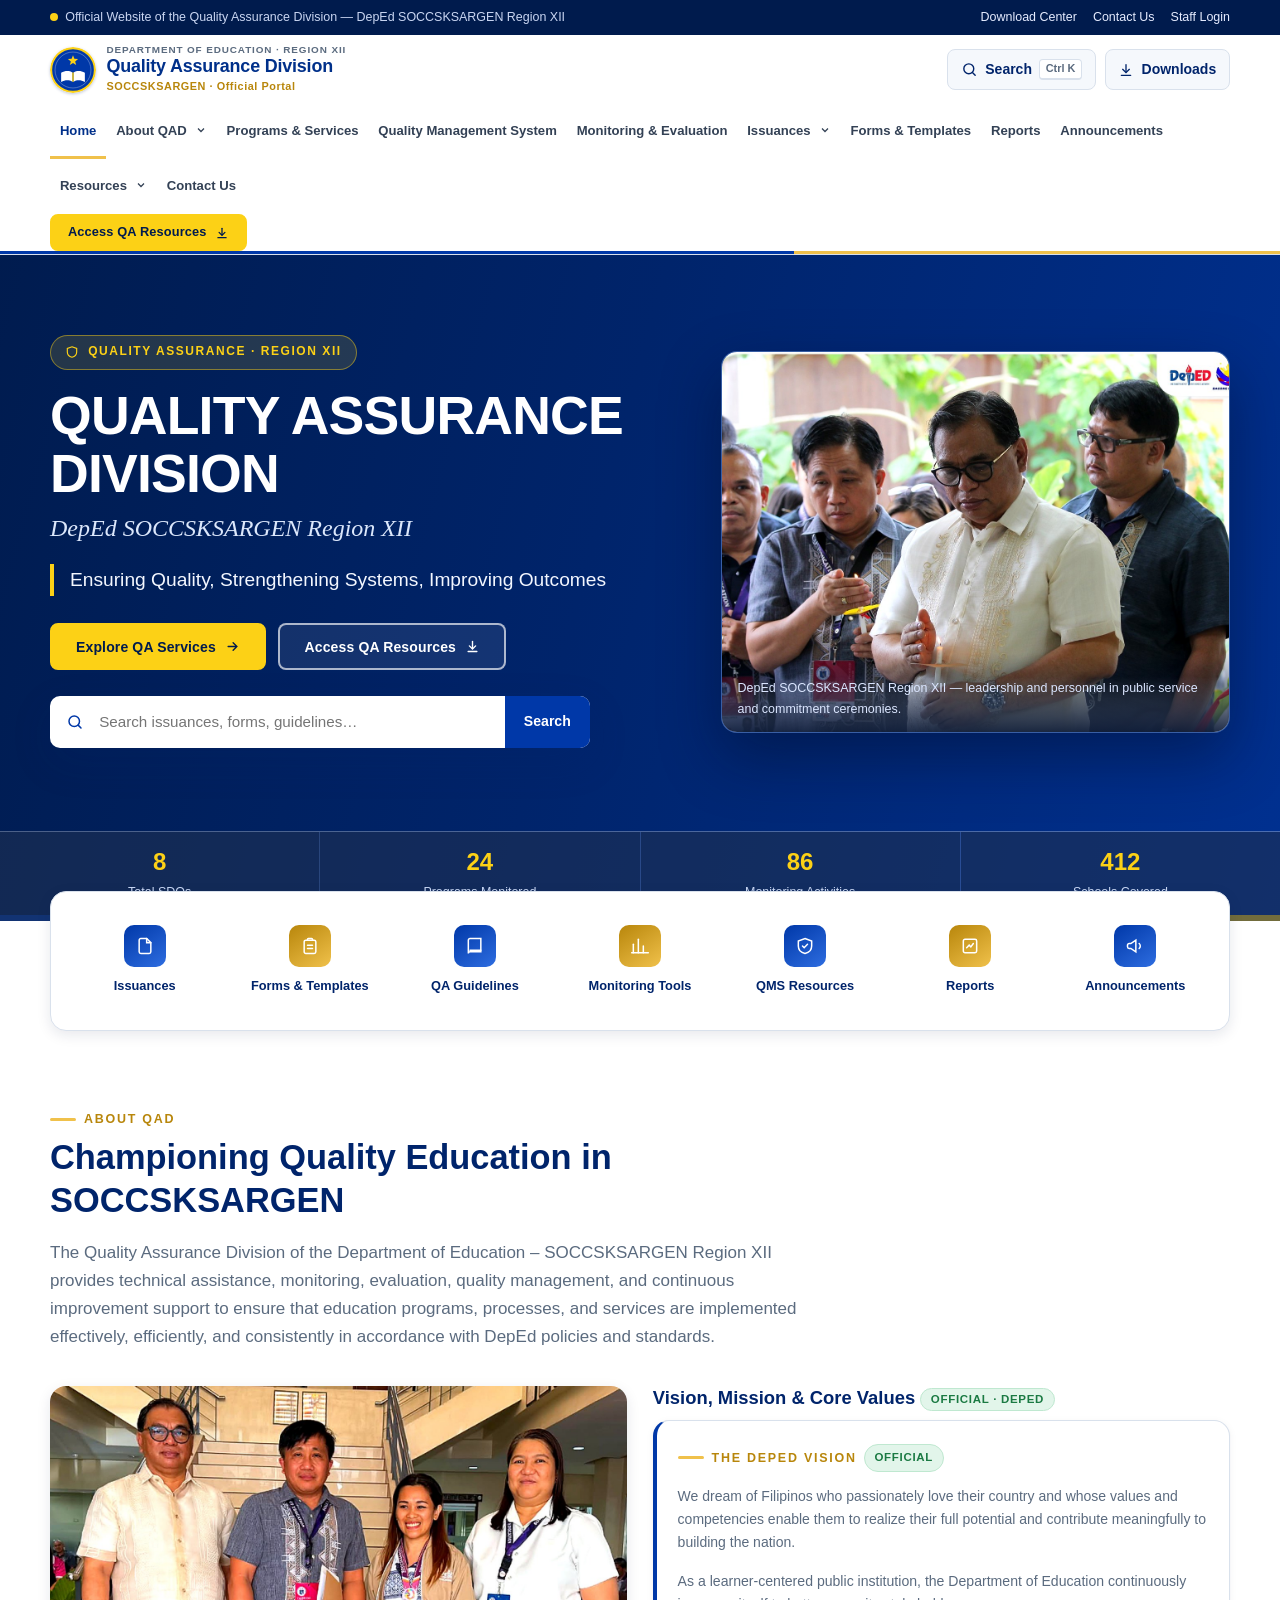
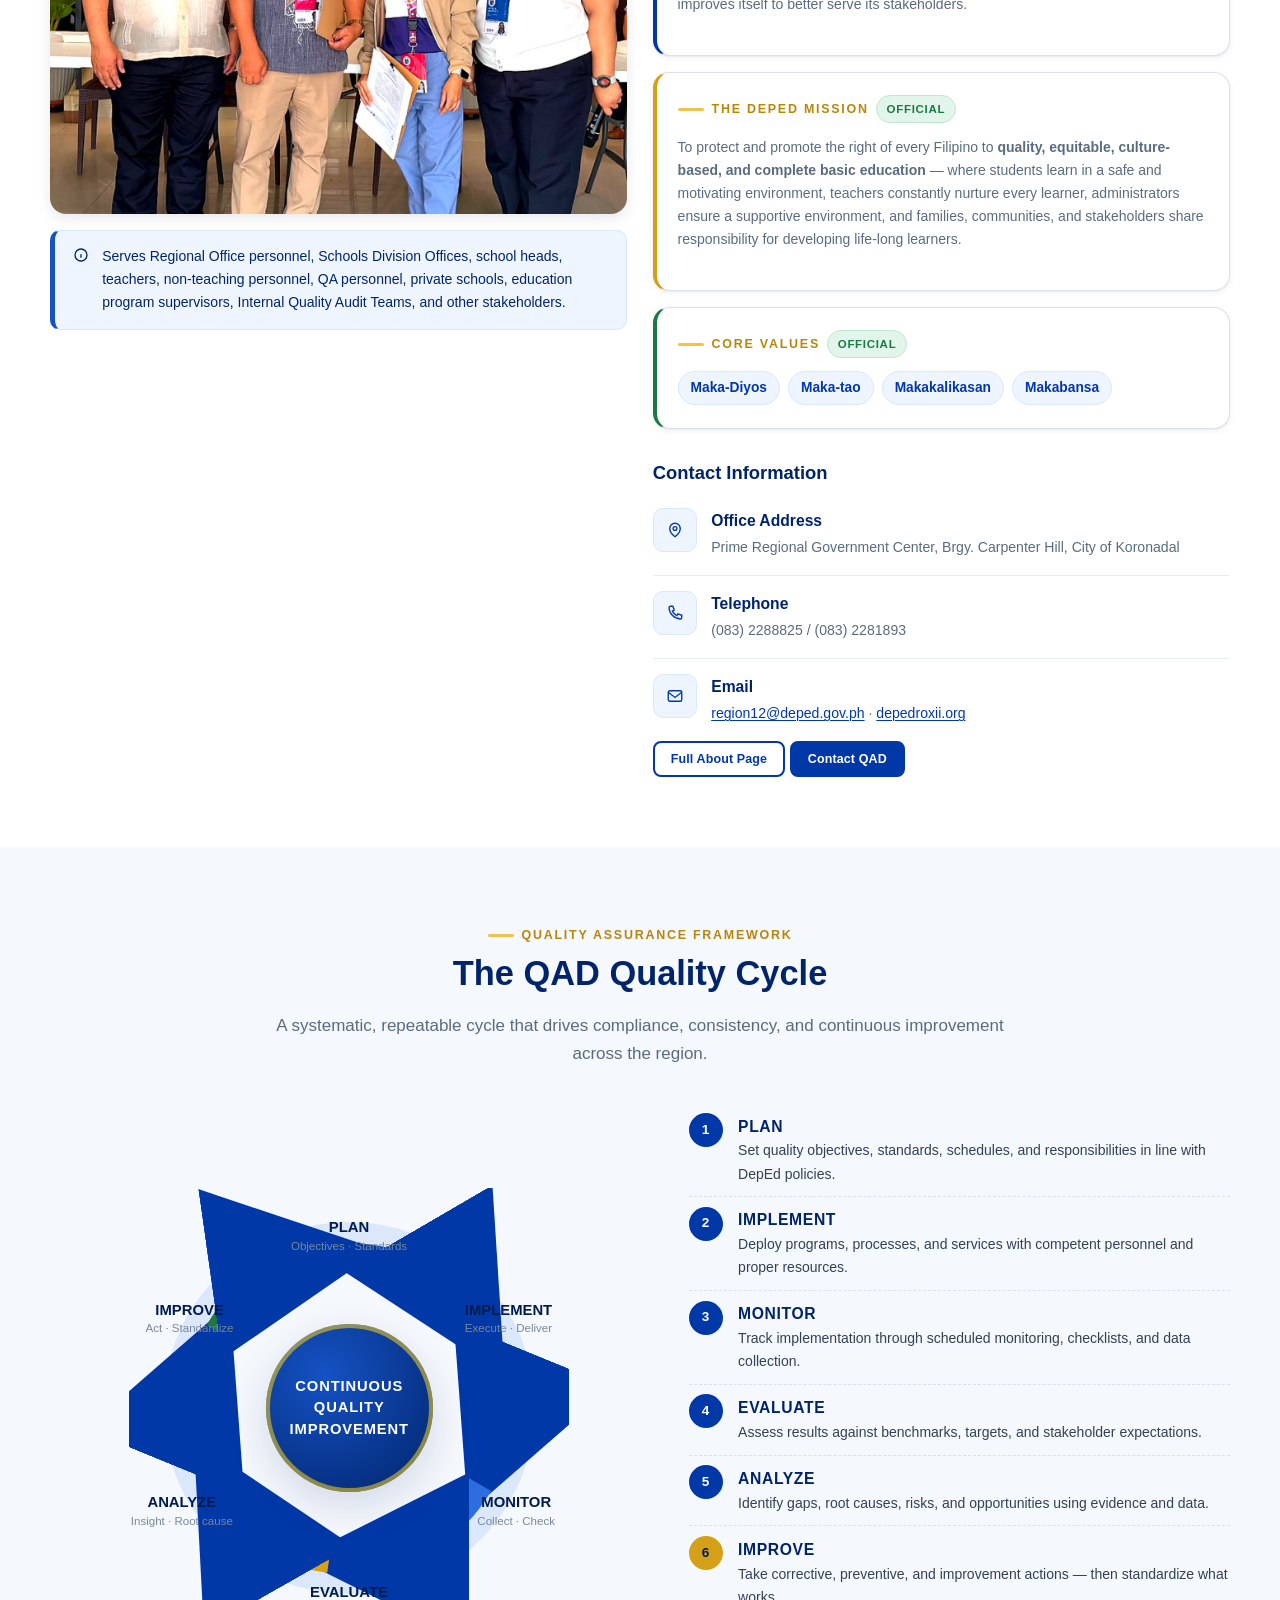
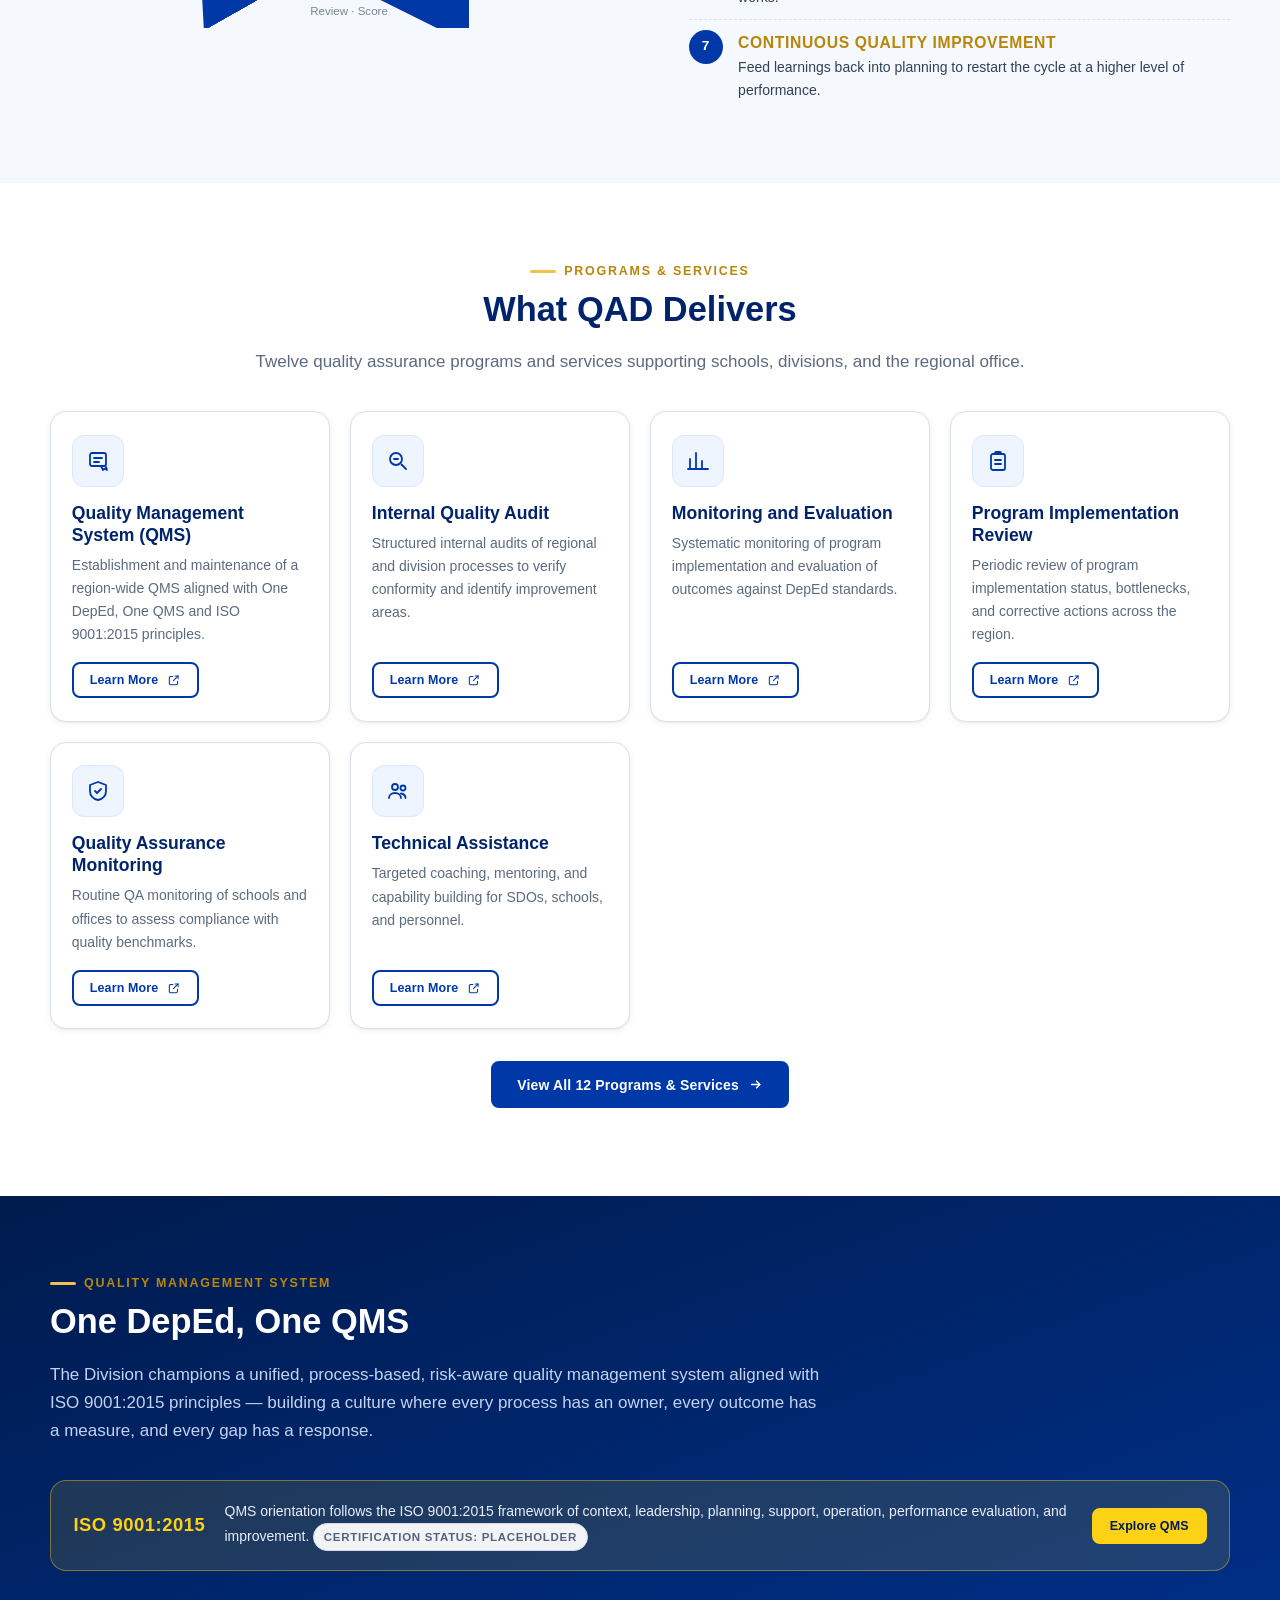
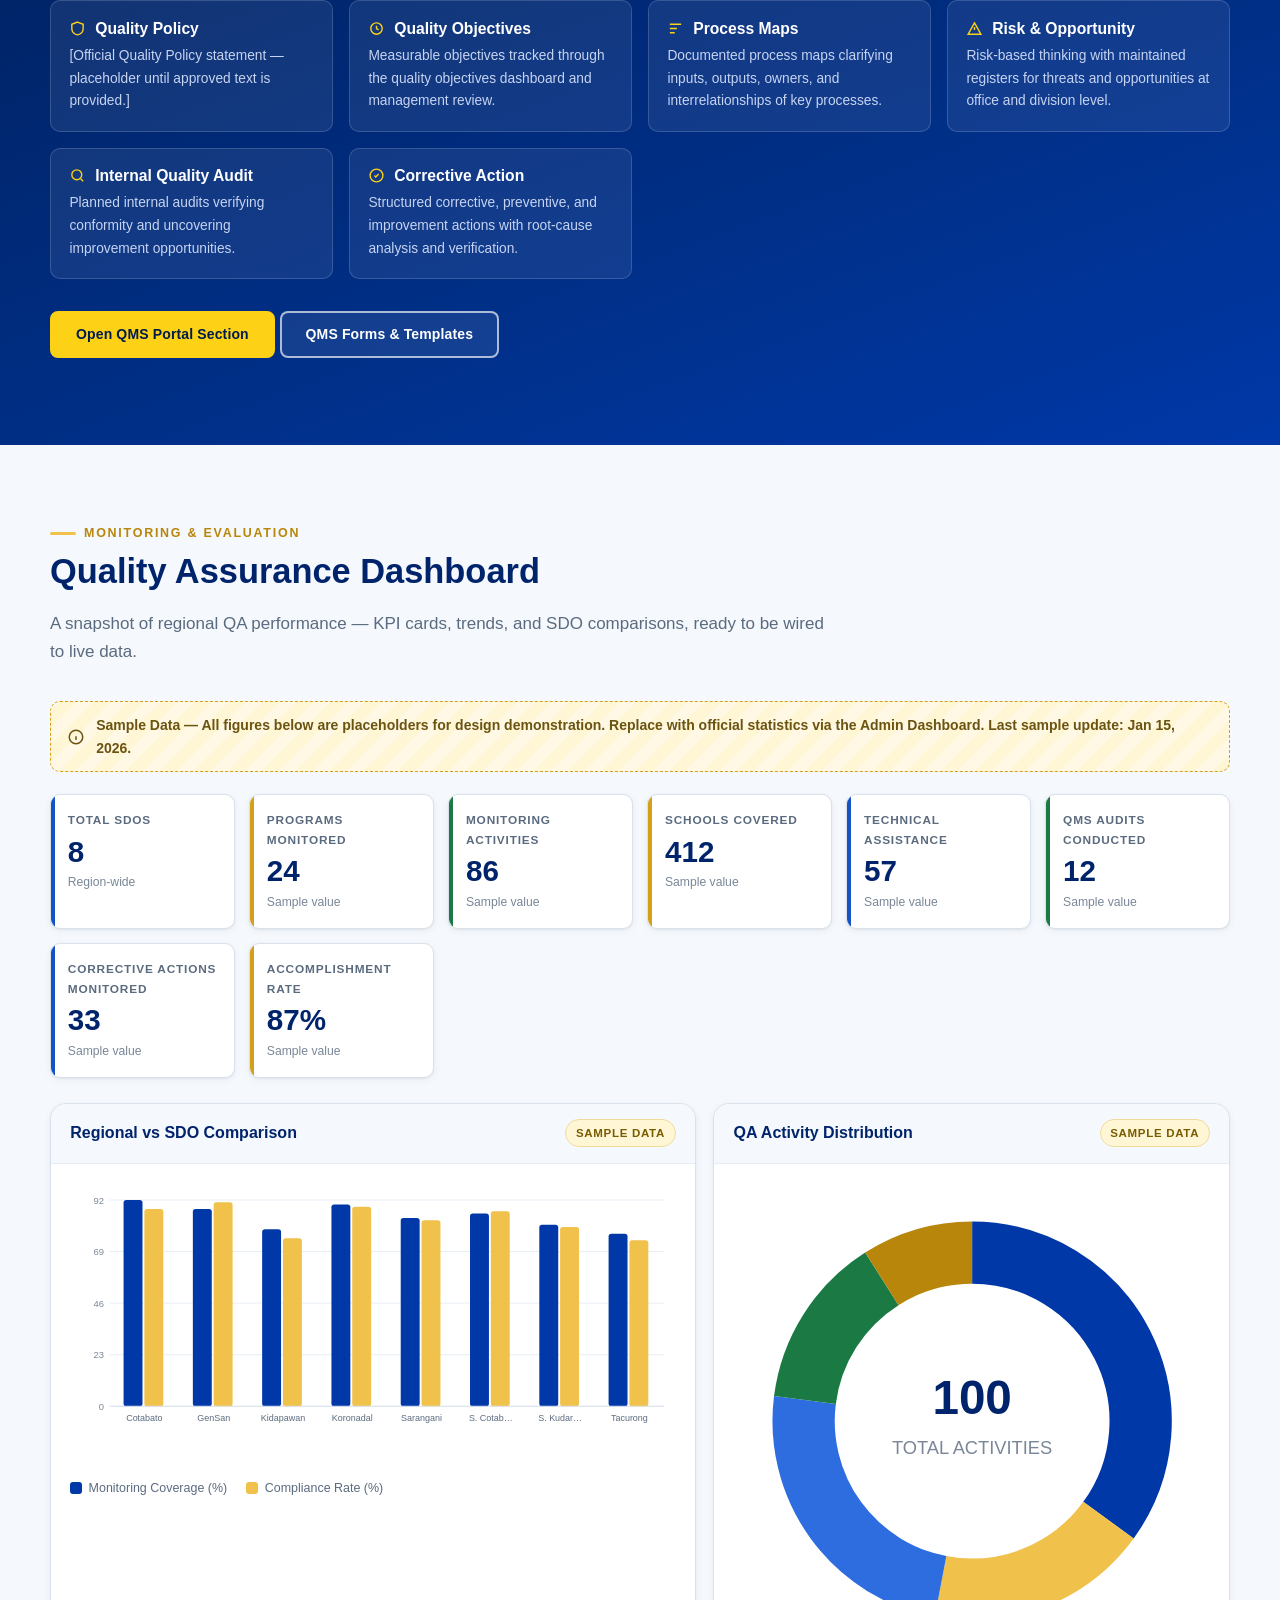
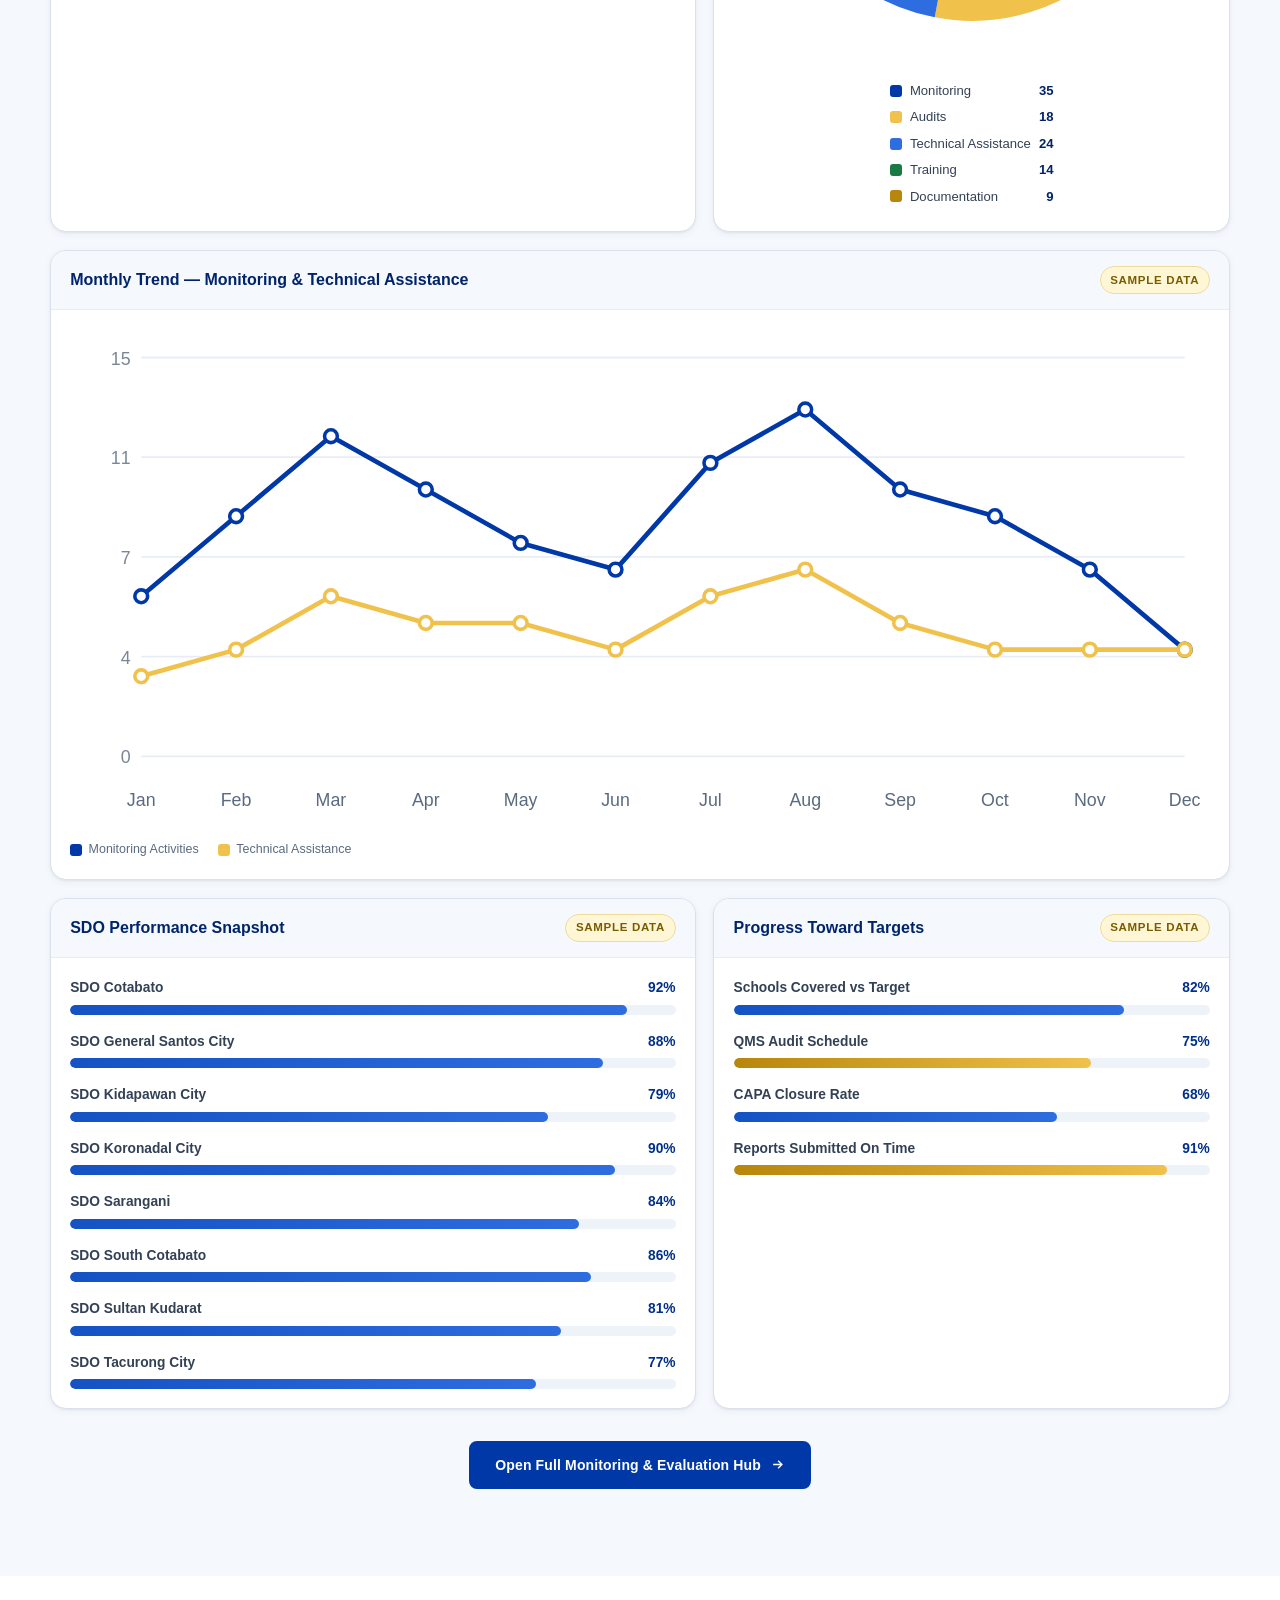
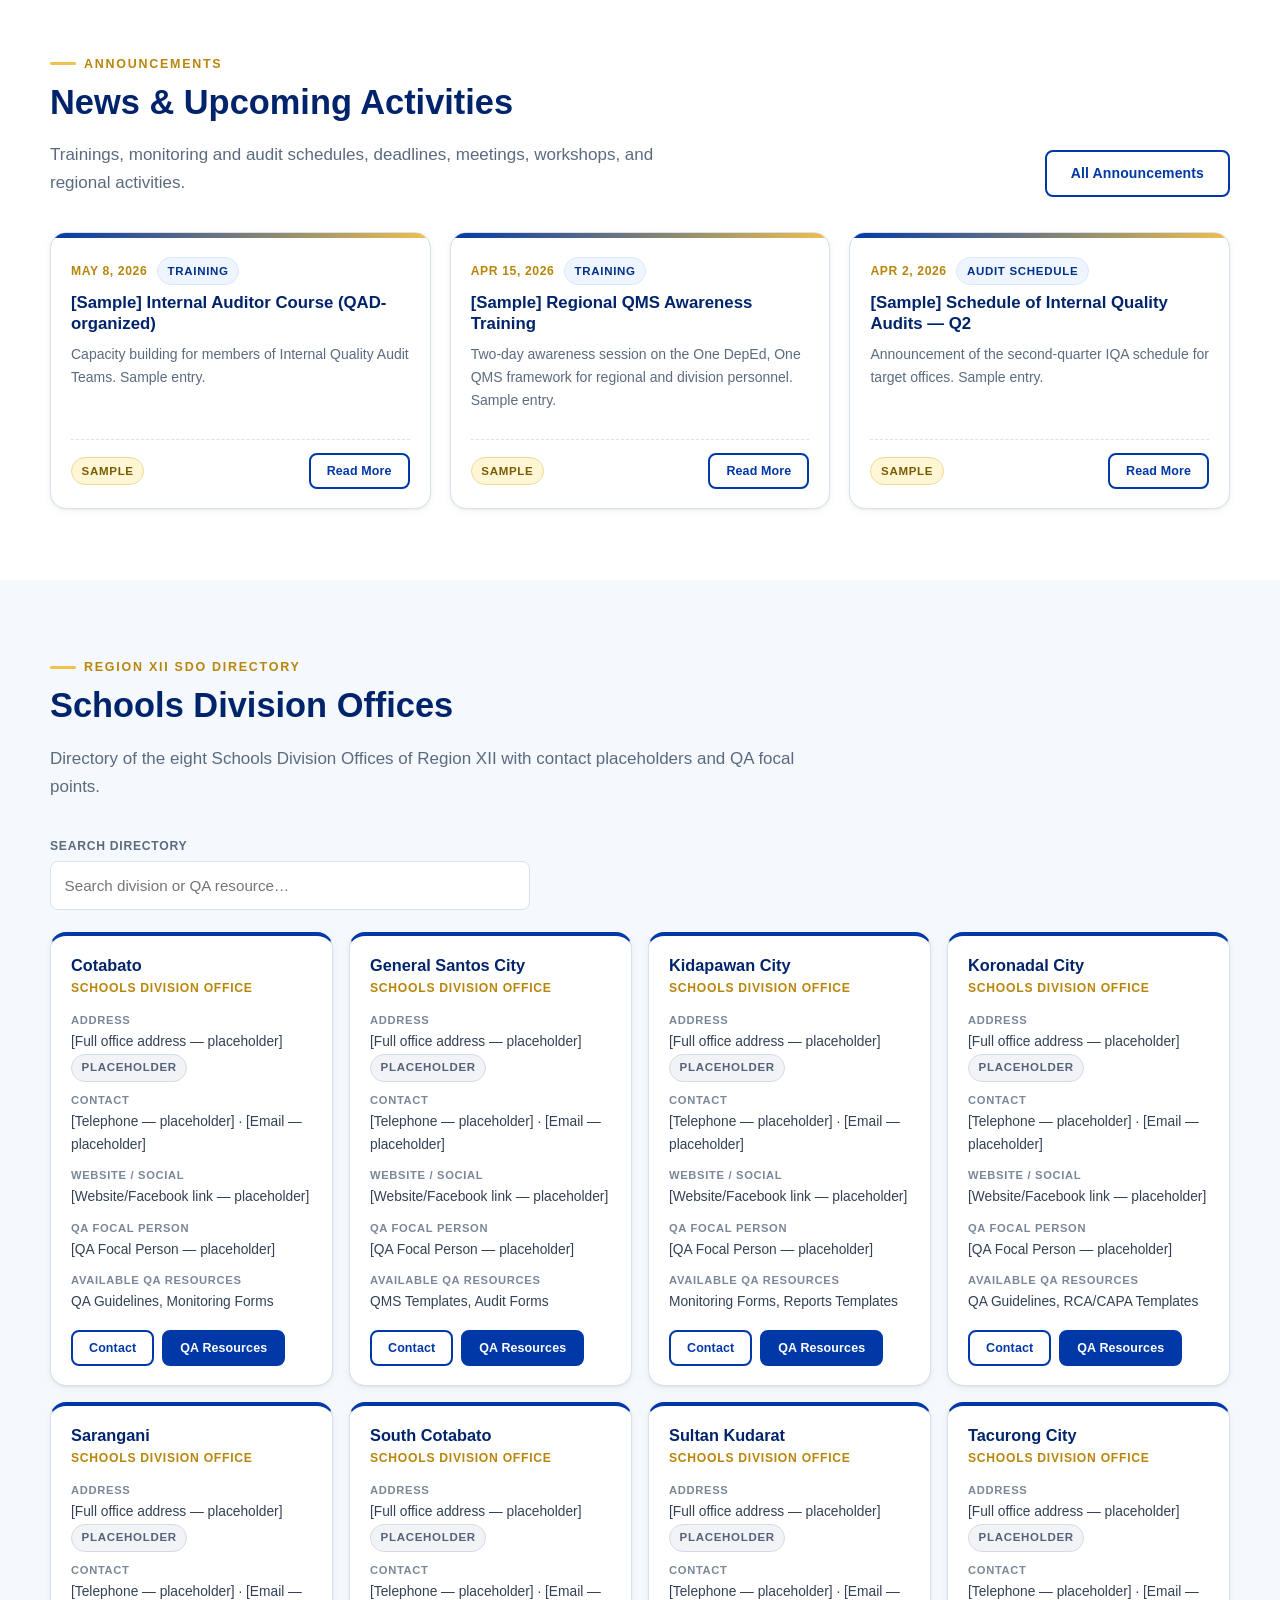
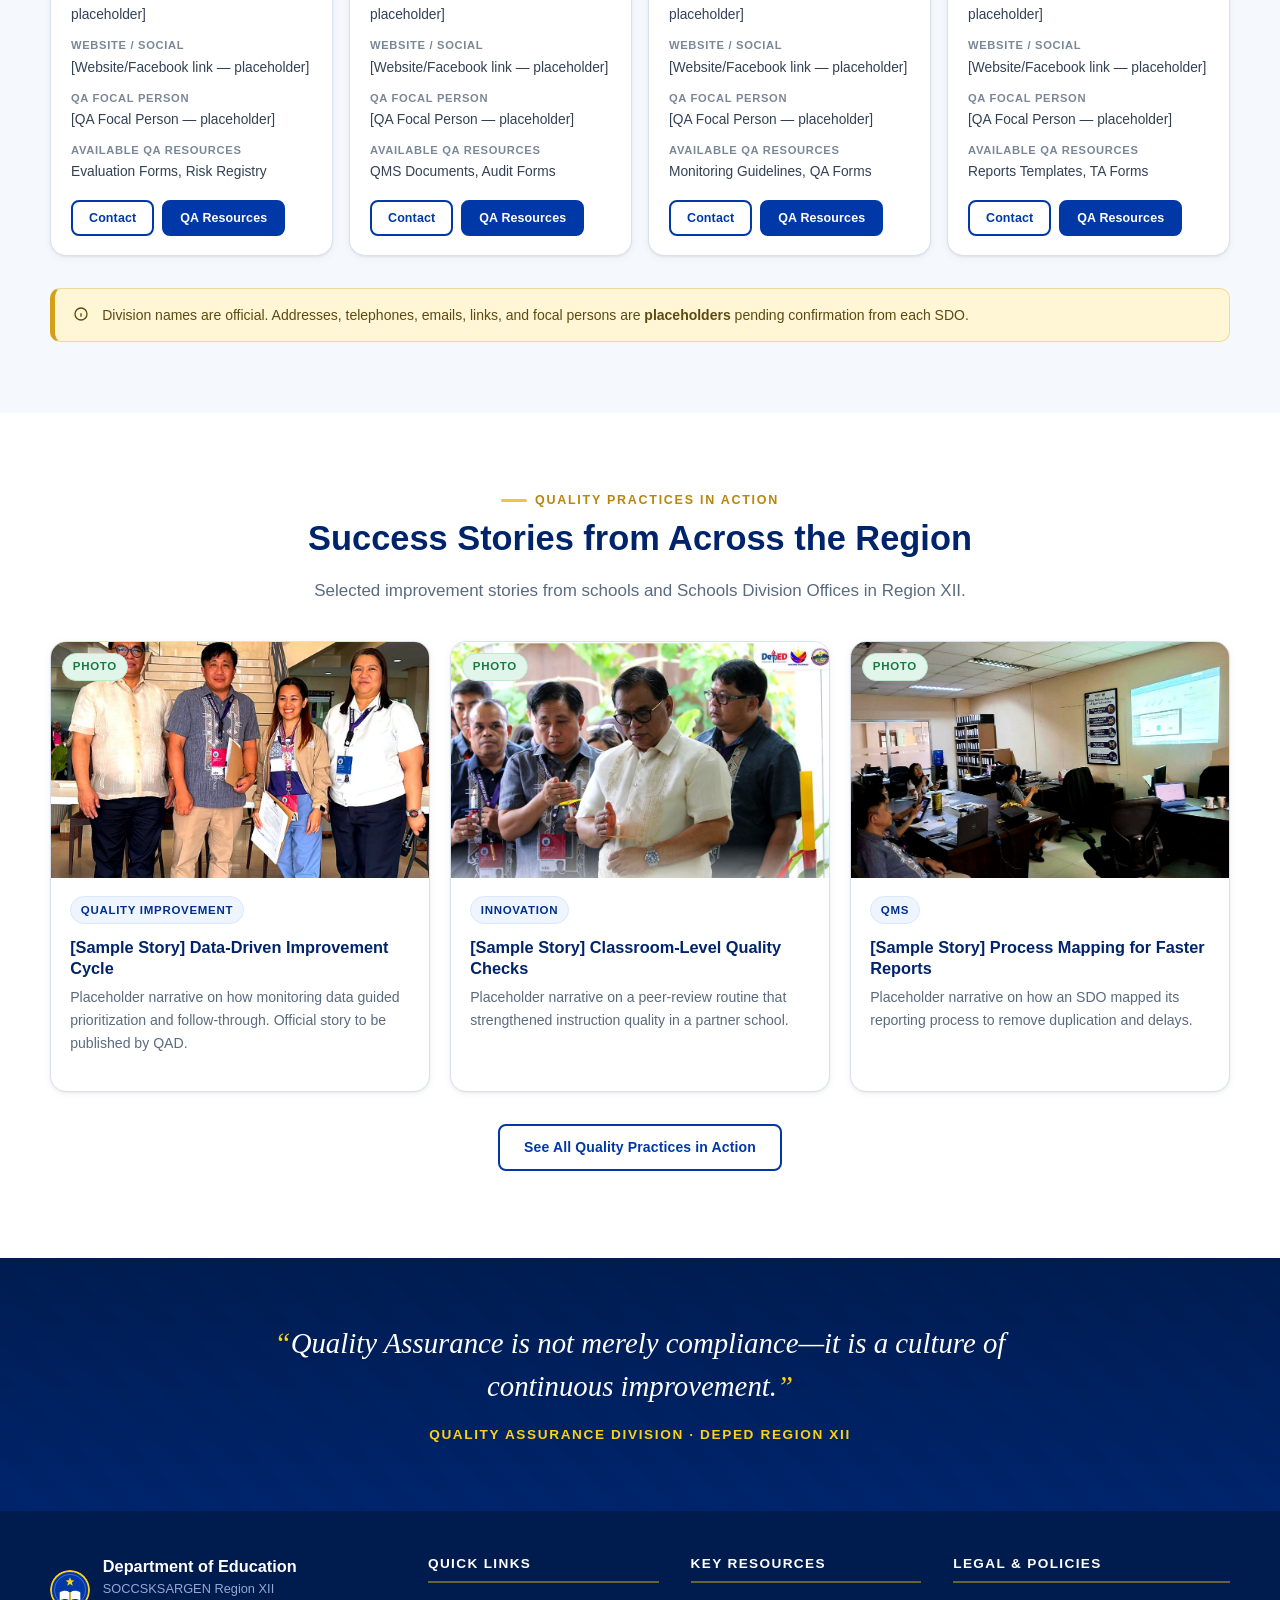
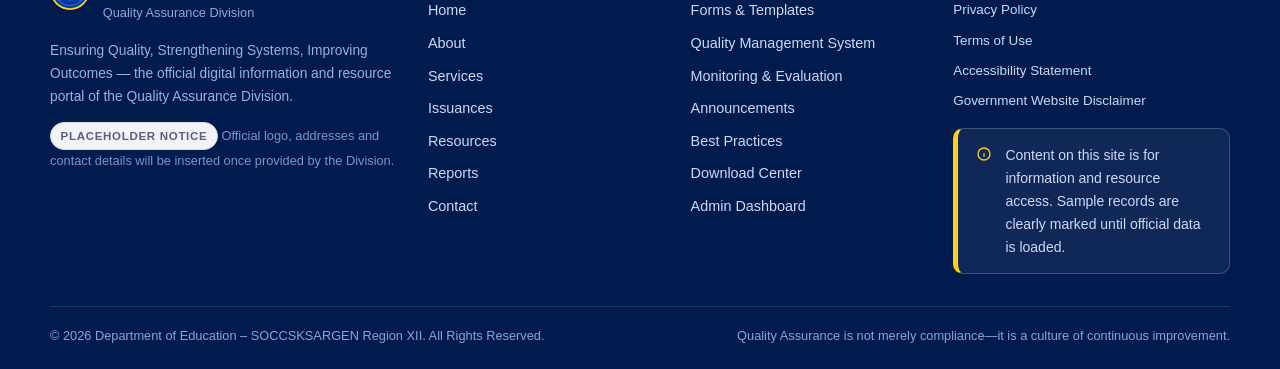
<file: index.html>
<!DOCTYPE html>
<html lang="en-PH">
<head>
  <meta charset="UTF-8">
  <meta name="viewport" content="width=device-width, initial-scale=1.0">
  <title>Quality Assurance Division | DepEd SOCCSKSARGEN Region XII</title>
  <meta name="description" content="Official portal of the Quality Assurance Division, Department of Education — SOCCSKSARGEN Region XII. QA programs, policies, monitoring tools, forms, reports and resources.">
  <meta name="author" content="Quality Assurance Division, DepEd SOCCSKSARGEN Region XII">
  <meta name="theme-color" content="#0038a8">
  <meta property="og:title" content="Quality Assurance Division | DepEd SOCCSKSARGEN Region XII">
  <meta property="og:description" content="Official portal of the Quality Assurance Division, Department of Education — SOCCSKSARGEN Region XII. QA programs, policies, monitoring tools, forms, reports and resources.">
  <meta property="og:type" content="website">
  <meta property="og:locale" content="en_PH">
  <link rel="icon" href="favicon.svg" type="image/svg+xml">
  <link rel="stylesheet" href="styles.css">
  <script type="application/ld+json">
  {
    "@context": "https://schema.org",
    "@type": "GovernmentService",
    "name": "Quality Assurance Division",
    "provider": {
      "@type": "Organization",
      "name": "Department of Education — SOCCSKSARGEN Region XII",
      "areaServed": "SOCCSKSARGEN (Region XII), Philippines"
    },
    "description": "Technical assistance, monitoring, evaluation, quality management and continuous improvement support for Region XII."
  }
  </script>
</head>
<body class="page-home">
<a class="skip-link" href="#main-content">Skip to main content</a>
<div class="topbar">
  <div class="container">
    <span class="topbar__tag">Official Website of the Quality Assurance Division — DepEd SOCCSKSARGEN Region XII</span>
    <div class="topbar__links">
      <a href="resources.html#downloads">Download Center</a>
      <a href="contact.html">Contact Us</a>
      <a href="admin-dashboard.html">Staff Login</a>
    </div>
  </div>
</div>

<header class="site-header" role="banner">
  <div class="container header-main">
    <a class="brand" href="index.html" aria-label="QAD DepEd Region XII — Home">
      <!-- Placeholder seal: replace with the official DepEd Region XII / QAD logo -->
      <svg class="brand__seal" viewBox="0 0 64 64" role="img" aria-label="QAD placeholder seal">
        <circle cx="32" cy="32" r="30.5" fill="#0038a8"/>
        <circle cx="32" cy="32" r="30.5" fill="none" stroke="#fcd116" stroke-width="3"/>
        <circle cx="32" cy="32" r="25" fill="none" stroke="#ffffff" stroke-width="1" opacity="0.4"/>
        <path fill="#fcd116" d="M32 11.5 33.9 16.4 39.1 16.7 35 20 36.4 25.1 32 22.2 27.6 25.1 29 20 24.9 16.7 30.1 16.4Z"/>
        <path fill="#ffffff" d="M15.5 35.8C21 32.6 26.8 32.6 31 35.4V48.4C26.8 45.6 21 45.6 15.5 48.8Z"/>
        <path fill="#ffffff" d="M48.5 35.8C43 32.6 37.2 32.6 33 35.4V48.4C37.2 45.6 43 45.6 48.5 48.8Z"/>
        <rect x="31" y="35" width="2" height="13.6" rx="1" fill="#fcd116"/>
      </svg>
      <span class="brand__text">
        <span class="brand__dep">Department of Education · Region XII</span>
        <span class="brand__title">Quality Assurance Division</span>
        <span class="brand__sub">SOCCSKSARGEN · Official Portal</span>
      </span>
    </a>

    <div class="header-actions">
      <button type="button" class="icon-btn" data-open-search aria-label="Open search">
        <svg width="17" height="17" viewBox="0 0 24 24" fill="none" stroke="currentColor" stroke-width="2" stroke-linecap="round" aria-hidden="true"><circle cx="11" cy="11" r="7"/><path d="M20 20l-3.5-3.5"/></svg>
        <span class="icon-btn__label">Search</span> <kbd>Ctrl K</kbd>
      </button>
      <a class="icon-btn" href="resources.html#downloads">
        <svg width="16" height="16" viewBox="0 0 24 24" fill="none" stroke="currentColor" stroke-width="2" stroke-linecap="round" aria-hidden="true"><path d="M12 4v11"/><path d="M7 11l5 5 5-5"/><path d="M5 20h14"/></svg>
        <span class="icon-btn__label">Downloads</span>
      </a>
      <button type="button" class="nav-toggle" aria-label="Toggle navigation menu" aria-expanded="false" aria-controls="main-nav">
        <span></span><span></span><span></span>
      </button>
    </div>
  </div>

  <nav class="main-nav" id="main-nav" aria-label="Primary">
    <div class="container">
      <ul class="nav-list">
        <li><a class="nav-link" data-page="index.html" href="index.html">Home</a></li>
        <li class="nav-item--drop">
          <a class="nav-link" data-page="about.html" href="about.html" aria-haspopup="true" aria-expanded="false">
            About QAD
            <svg class="caret" width="12" height="12" viewBox="0 0 24 24" fill="none" stroke="currentColor" stroke-width="2.5" aria-hidden="true"><path d="M6 9l6 6 6-6"/></svg>
          </a>
          <ul class="nav-dropdown">
            <li><a href="about.html#vision-mission">Vision, Mission &amp; Values</a></li>
            <li><a href="about.html#core-functions">Core Functions</a></li>
            <li><a href="about.html#structure">Organizational Structure</a></li>
            <li><a href="about.html#personnel">Key Personnel</a></li>
            <li><a href="about.html#contact-info">Contact Information</a></li>
          </ul>
        </li>
        <li><a class="nav-link" data-page="programs.html" href="programs.html">Programs &amp; Services</a></li>
        <li><a class="nav-link" data-page="qms.html" href="qms.html">Quality Management System</a></li>
        <li><a class="nav-link" data-page="monitoring.html" href="monitoring.html">Monitoring &amp; Evaluation</a></li>
        <li class="nav-item--drop">
          <a class="nav-link" data-page="issuances.html" href="issuances.html" aria-haspopup="true" aria-expanded="false">
            Issuances
            <svg class="caret" width="12" height="12" viewBox="0 0 24 24" fill="none" stroke="currentColor" stroke-width="2.5" aria-hidden="true"><path d="M6 9l6 6 6-6"/></svg>
          </a>
          <ul class="nav-dropdown">
            <li><a href="issuances.html">All Issuances</a></li>
            <li><a href="issuances.html?type=DepEd%20Orders">DepEd Orders</a></li>
            <li><a href="issuances.html?type=DepEd%20Memoranda">DepEd Memoranda</a></li>
            <li><a href="issuances.html?type=Regional%20Memoranda">Regional Memoranda</a></li>
            <li><a href="issuances.html?type=Regional%20Advisories">Regional Advisories</a></li>
            <li><a href="issuances.html?type=Office%20Memoranda">Office Memoranda</a></li>
            <li><a href="issuances.html?type=QA%20Guidelines">QA Guidelines</a></li>
            <li><a href="issuances.html?type=QMS%20Documents">QMS Documents</a></li>
          </ul>
        </li>
        <li><a class="nav-link" data-page="forms.html" href="forms.html">Forms &amp; Templates</a></li>
        <li><a class="nav-link" data-page="reports.html" href="reports.html">Reports</a></li>
        <li><a class="nav-link" data-page="announcements.html" href="announcements.html">Announcements</a></li>
        <li class="nav-item--drop">
          <a class="nav-link" data-page="resources.html" href="resources.html" aria-haspopup="true" aria-expanded="false">
            Resources
            <svg class="caret" width="12" height="12" viewBox="0 0 24 24" fill="none" stroke="currentColor" stroke-width="2.5" aria-hidden="true"><path d="M6 9l6 6 6-6"/></svg>
          </a>
          <ul class="nav-dropdown">
            <li><a href="resources.html">QA Knowledge Hub</a></li>
            <li><a href="resources.html#best-practices">Quality Practices in Action</a></li>
            <li><a href="resources.html#downloads">Download Center</a></li>
          </ul>
        </li>
        <li><a class="nav-link" data-page="contact.html" href="contact.html">Contact Us</a></li>
        <li style="display:none" data-wide-only><a class="nav-link" href="admin-dashboard.html">Admin</a></li>
      </ul>
      <a class="btn btn--gold nav-cta" href="resources.html#downloads">
        Access QA Resources
        <svg width="14" height="14" viewBox="0 0 24 24" fill="none" stroke="currentColor" stroke-width="2.2" stroke-linecap="round" aria-hidden="true"><path d="M12 4v11"/><path d="M7 11l5 5 5-5"/><path d="M5 20h14"/></svg>
      </a>
    </div>
  </nav>
</header>


<div class="search-modal" id="search-modal" role="dialog" aria-modal="true" aria-label="Search the QAD website" aria-hidden="true">
  <div class="search-panel">
    <div class="search-panel__bar">
      <svg width="20" height="20" viewBox="0 0 24 24" fill="none" stroke="currentColor" stroke-width="2" stroke-linecap="round" aria-hidden="true"><circle cx="11" cy="11" r="7"/><path d="M20 20l-3.5-3.5"/></svg>
      <label class="visually-hidden" for="global-search-input">Search issuances, forms, resources…</label>
      <input id="global-search-input" type="search" placeholder="Search issuances, forms, resources, announcements…" autocomplete="off">
      <button type="button" class="search-panel__close" id="search-close">Esc</button>
    </div>
    <ul class="search-results" id="global-search-results" role="listbox" aria-label="Search results"></ul>
    <div class="search-hint">
      <span>Try: <strong>monitoring</strong></span>
      <span><strong>QMS</strong></span>
      <span><strong>checklist</strong></span>
      <span>Press <kbd>Ctrl</kbd>+<kbd>K</kbd> anywhere</span>
    </div>
  </div>
</div>

<main id="main-content">

  <!-- ============ HERO ============ -->
  <section class="hero" aria-labelledby="hero-title">
    <div class="container hero__grid">
      <div class="hero__copy">
        <span class="hero__kicker">
          <svg width="14" height="14" viewBox="0 0 24 24" fill="none" stroke="currentColor" stroke-width="2" aria-hidden="true"><path d="M12 3l8 3v6c0 5-3.5 8-8 9-4.5-1-8-4-8-9V6z"/></svg>
          Quality Assurance · Region XII
        </span>
        <h1 id="hero-title">QUALITY ASSURANCE DIVISION</h1>
        <p class="hero__region">DepEd SOCCSKSARGEN Region XII</p>
        <p class="hero__tagline">Ensuring Quality, Strengthening Systems, Improving Outcomes</p>

        <div class="hero__actions">
          <a class="btn btn--gold" href="programs.html">
            Explore QA Services
            <svg width="15" height="15" viewBox="0 0 24 24" fill="none" stroke="currentColor" stroke-width="2.2" stroke-linecap="round" aria-hidden="true"><path d="M5 12h14M13 6l6 6-6 6"/></svg>
          </a>
          <a class="btn btn--ghost-light" href="resources.html#downloads">
            Access QA Resources
            <svg width="15" height="15" viewBox="0 0 24 24" fill="none" stroke="currentColor" stroke-width="2.2" stroke-linecap="round" aria-hidden="true"><path d="M12 4v11"/><path d="M7 11l5 5 5-5"/><path d="M5 20h14"/></svg>
          </a>
        </div>

        <form class="hero__search" data-search-launch role="search" aria-label="Search the portal">
          <svg width="18" height="18" viewBox="0 0 24 24" fill="none" stroke="currentColor" stroke-width="2" stroke-linecap="round" aria-hidden="true"><circle cx="11" cy="11" r="7"/><path d="M20 20l-3.5-3.5"/></svg>
          <label class="visually-hidden" for="hero-search-input">Search documents, forms, guidelines</label>
          <input id="hero-search-input" type="search" placeholder="Search issuances, forms, guidelines…">
          <button type="submit">Search</button>
        </form>
      </div>

      <div class="hero__media">
        <img src="hero-qa.jpg" alt="DepEd SOCCSKSARGEN Region XII personnel during a turnover and commitment ceremony" width="1600" height="916" fetchpriority="high">
        <div class="hero__media-cap">DepEd SOCCSKSARGEN Region XII — leadership and personnel in public service and commitment ceremonies.</div>
      </div>
    </div>

    <div class="hero__stats" id="hero-stats" aria-label="Sample dashboard indicators">
      <!-- populated by main.js from QAD_DATA.dashboard -->
    </div>
  </section>

  <!-- ============ QUICK ACCESS (2–3 clicks to key documents) ============ -->
  <section class="quick-access" aria-label="Quick access to priority resources">
    <div class="container">
      <div class="quick-access__grid">
        <a class="quick-card" href="issuances.html">
          <span class="quick-card__icon"><svg width="20" height="20" viewBox="0 0 24 24" fill="none" stroke="currentColor" stroke-width="1.8" stroke-linecap="round" aria-hidden="true"><path d="M14 3H7a2 2 0 0 0-2 2v14a2 2 0 0 0 2 2h10a2 2 0 0 0 2-2V8z"/><path d="M14 3v5h5"/></svg></span>
          Issuances
        </a>
        <a class="quick-card" href="forms.html">
          <span class="quick-card__icon"><svg width="20" height="20" viewBox="0 0 24 24" fill="none" stroke="currentColor" stroke-width="1.8" stroke-linecap="round" aria-hidden="true"><rect x="5" y="5" width="14" height="16" rx="2"/><path d="M9 5V4a1 1 0 0 1 1-1h4a1 1 0 0 1 1 1v1"/><path d="M9 11h6M9 15h6"/></svg></span>
          Forms &amp; Templates
        </a>
        <a class="quick-card" href="resources.html">
          <span class="quick-card__icon"><svg width="20" height="20" viewBox="0 0 24 24" fill="none" stroke="currentColor" stroke-width="1.8" stroke-linecap="round" aria-hidden="true"><path d="M4 5a2 2 0 0 1 2-2h13v16H6a2 2 0 0 0-2 2z"/><path d="M6 17h13"/></svg></span>
          QA Guidelines
        </a>
        <a class="quick-card" href="monitoring.html">
          <span class="quick-card__icon"><svg width="20" height="20" viewBox="0 0 24 24" fill="none" stroke="currentColor" stroke-width="1.8" stroke-linecap="round" aria-hidden="true"><path d="M4 20V10"/><path d="M10 20V4"/><path d="M16 20v-8"/><path d="M22 20H2"/></svg></span>
          Monitoring Tools
        </a>
        <a class="quick-card" href="qms.html">
          <span class="quick-card__icon"><svg width="20" height="20" viewBox="0 0 24 24" fill="none" stroke="currentColor" stroke-width="1.8" stroke-linecap="round" aria-hidden="true"><path d="M12 3l8 3v6c0 5-3.5 8-8 9-4.5-1-8-4-8-9V6z"/><path d="M9 12l2 2 4-4"/></svg></span>
          QMS Resources
        </a>
        <a class="quick-card" href="reports.html">
          <span class="quick-card__icon"><svg width="20" height="20" viewBox="0 0 24 24" fill="none" stroke="currentColor" stroke-width="1.8" stroke-linecap="round" aria-hidden="true"><rect x="4" y="4" width="16" height="16" rx="2"/><path d="M8 14l3-3 2 2 3-4"/></svg></span>
          Reports
        </a>
        <a class="quick-card" href="announcements.html">
          <span class="quick-card__icon"><svg width="20" height="20" viewBox="0 0 24 24" fill="none" stroke="currentColor" stroke-width="1.8" stroke-linecap="round" aria-hidden="true"><path d="M3 11v2a2 2 0 0 0 2 2h2l6 4V5L7 9H5a2 2 0 0 0-2 2z"/><path d="M17 9a4 4 0 0 1 0 6"/></svg></span>
          Announcements
        </a>
      </div>
    </div>
  </section>

  <!-- ============ ABOUT QAD ============ -->
  <section class="section" id="about" aria-labelledby="about-title">
    <div class="container">
      <div class="section-head">
        <span class="eyebrow">About QAD</span>
        <h2 id="about-title">Championing Quality Education in SOCCSKSARGEN</h2>
        <p>
          The Quality Assurance Division of the Department of Education – SOCCSKSARGEN Region XII provides technical assistance,
          monitoring, evaluation, quality management, and continuous improvement support to ensure that education programs,
          processes, and services are implemented effectively, efficiently, and consistently in accordance with DepEd policies and standards.
        </p>
      </div>

      <div class="grid grid-2" style="align-items:start;gap:1.6rem;">
        <div>
          <img src="about-team.jpg" alt="DepEd Region XII personnel at a regional engagement, posing together at the venue" width="1400" height="1036" style="border-radius:16px;box-shadow:var(--shadow-md);" loading="lazy">
          <div class="callout callout--info mt-1">
            <svg width="16" height="16" viewBox="0 0 24 24" fill="none" stroke="currentColor" stroke-width="2" aria-hidden="true"><circle cx="12" cy="12" r="9"/><path d="M12 11v5M12 8h.01"/></svg>
            <span>Serves Regional Office personnel, Schools Division Offices, school heads, teachers, non-teaching personnel, QA personnel, private schools, education program supervisors, Internal Quality Audit Teams, and other stakeholders.</span>
          </div>
        </div>

        <div>
          <h3 id="vision-mission" style="font-size:1.15rem;">Vision, Mission &amp; Core Values <span class="chip chip--green" style="vertical-align:middle;">Official · DepEd</span></h3>
          <div class="grid" style="gap:1rem;">
            <div class="card" style="border-left:4px solid var(--blue-700);">
              <div class="card__meta"><span class="eyebrow" style="margin:0;">The DepEd Vision</span> <span class="chip chip--green">Official</span></div>
              <p>We dream of Filipinos who passionately love their country and whose values and competencies enable them to realize their full potential and contribute meaningfully to building the nation.</p>
              <p class="mb-0 text-muted" style="font-size:.88rem;">As a learner-centered public institution, the Department of Education continuously improves itself to better serve its stakeholders.</p>
            </div>
            <div class="card" style="border-left:4px solid var(--gold-500);">
              <div class="card__meta"><span class="eyebrow" style="margin:0;">The DepEd Mission</span> <span class="chip chip--green">Official</span></div>
              <p class="mb-0">To protect and promote the right of every Filipino to <strong>quality, equitable, culture-based, and complete basic education</strong> — where students learn in a safe and motivating environment, teachers constantly nurture every learner, administrators ensure a supportive environment, and families, communities, and stakeholders share responsibility for developing life-long learners.</p>
            </div>
            <div class="card" style="border-left:4px solid var(--green-600, #1b7a43);">
              <div class="card__meta"><span class="eyebrow" style="margin:0;">Core Values</span> <span class="chip chip--green">Official</span></div>
              <div style="display:flex;flex-wrap:wrap;gap:.5rem;" class="mb-0">
                <span style="background:var(--blue-50,#eef4ff);border:1px solid var(--blue-100,#dbe7fb);border-radius:999px;padding:.3rem .75rem;font-weight:700;font-size:.86rem;color:var(--blue-700);">Maka-Diyos</span>
                <span style="background:var(--blue-50,#eef4ff);border:1px solid var(--blue-100,#dbe7fb);border-radius:999px;padding:.3rem .75rem;font-weight:700;font-size:.86rem;color:var(--blue-700);">Maka-tao</span>
                <span style="background:var(--blue-50,#eef4ff);border:1px solid var(--blue-100,#dbe7fb);border-radius:999px;padding:.3rem .75rem;font-weight:700;font-size:.86rem;color:var(--blue-700);">Makakalikasan</span>
                <span style="background:var(--blue-50,#eef4ff);border:1px solid var(--blue-100,#dbe7fb);border-radius:999px;padding:.3rem .75rem;font-weight:700;font-size:.86rem;color:var(--blue-700);">Makabansa</span>
              </div>
            </div>
          </div>

          <h3 class="mt-2" style="font-size:1.15rem;">Contact Information</h3>
          <ul class="function-list">
            <li>
              <span class="fn-icon"><svg width="18" height="18" viewBox="0 0 24 24" fill="none" stroke="currentColor" stroke-width="1.8" aria-hidden="true"><path d="M12 21s-7-5.2-7-11a7 7 0 0 1 14 0c0 5.8-7 11-7 11z"/><circle cx="12" cy="10" r="2.5"/></svg></span>
              <div><strong>Office Address</strong><p>Prime Regional Government Center, Brgy. Carpenter Hill, City of Koronadal</p></div>
            </li>
            <li>
              <span class="fn-icon"><svg width="18" height="18" viewBox="0 0 24 24" fill="none" stroke="currentColor" stroke-width="1.8" aria-hidden="true"><path d="M6 3h3l2 5-2.5 1.5a12 12 0 0 0 6 6L16 13l5 2v3a2 2 0 0 1-2 2A16 16 0 0 1 4 5a2 2 0 0 1 2-2z"/></svg></span>
              <div><strong>Telephone</strong><p>(083) 2288825 / (083) 2281893</p></div>
            </li>
            <li>
              <span class="fn-icon"><svg width="18" height="18" viewBox="0 0 24 24" fill="none" stroke="currentColor" stroke-width="1.8" aria-hidden="true"><rect x="3" y="5" width="18" height="14" rx="2"/><path d="M3 7l9 7 9-7"/></svg></span>
              <div><strong>Email</strong><p><a href="mailto:region12@deped.gov.ph">region12@deped.gov.ph</a> · <a href="https://depedroxii.org" target="_blank" rel="noopener">depedroxii.org</a></p></div>
            </li>
          </ul>
          <a class="btn btn--outline btn--sm" href="about.html">Full About Page</a>
          <a class="btn btn--primary btn--sm" href="contact.html">Contact QAD</a>
        </div>
      </div>
    </div>
  </section>

  <!-- ============ QA FRAMEWORK ============ -->
  <section class="section section--tint" id="framework" aria-labelledby="framework-title">
    <div class="container">
      <div class="section-head section-head--center">
        <span class="eyebrow">Quality Assurance Framework</span>
        <h2 id="framework-title">The QAD Quality Cycle</h2>
        <p>A systematic, repeatable cycle that drives compliance, consistency, and continuous improvement across the region.</p>
      </div>

      <div class="framework-wrap">
        <div class="cycle" role="img" aria-label="Circular diagram of the QA cycle: Plan, Implement, Monitor, Evaluate, Analyze, Improve, leading to Continuous Quality Improvement">
          <svg viewBox="0 0 400 400" aria-hidden="true">
            <defs>
              <marker id="arrow" viewBox="0 0 10 10" refX="7" refY="5" markerWidth="6" markerHeight="6" orient="auto-start-reverse">
                <path d="M0 0 L10 5 L0 10 z" fill="#0038a8"/>
              </marker>
            </defs>
            <circle cx="200" cy="200" r="150" fill="none" stroke="#dbe7fb" stroke-width="38"/>
            <!-- arc segments with arrowheads -->
            <path d="M200 63 A137 137 0 0 1 318 131" fill="none" stroke="#0038a8" stroke-width="26" marker-end="url(#arrow)"/>
            <path d="M326 148 A137 137 0 0 1 326 252" fill="none" stroke="#1552c4" stroke-width="26" marker-end="url(#arrow)"/>
            <path d="M318 269 A137 137 0 0 1 200 337" fill="none" stroke="#2e6de0" stroke-width="26" marker-end="url(#arrow)"/>
            <path d="M182 337 A137 137 0 0 1 82 269" fill="none" stroke="#d4a017" stroke-width="26" marker-end="url(#arrow)"/>
            <path d="M74 252 A137 137 0 0 1 74 148" fill="none" stroke="#b8860b" stroke-width="26" marker-end="url(#arrow)"/>
            <path d="M82 131 A137 137 0 0 1 182 63" fill="none" stroke="#1b7a43" stroke-width="26" marker-end="url(#arrow)"/>
            <!-- labels -->
            <g font-family="Segoe UI, Arial, sans-serif" font-weight="800" font-size="13.5" fill="#001b4d" text-anchor="middle">
              <text x="200" y="40">PLAN</text>
              <text x="345" y="115">IMPLEMENT</text>
              <text x="352" y="290">MONITOR</text>
              <text x="200" y="372">EVALUATE</text>
              <text x="48" y="290">ANALYZE</text>
              <text x="55" y="115">IMPROVE</text>
            </g>
            <g fill="#7a8798" font-family="Segoe UI, Arial, sans-serif" font-size="10.5" text-anchor="middle">
              <text x="200" y="56">Objectives · Standards</text>
              <text x="345" y="131">Execute · Deliver</text>
              <text x="352" y="306">Collect · Check</text>
              <text x="200" y="388">Review · Score</text>
              <text x="48" y="306">Insight · Root cause</text>
              <text x="55" y="131">Act · Standardize</text>
            </g>
          </svg>
          <div class="cycle__center">Continuous<br>Quality<br>Improvement</div>
        </div>

        <ol class="framework-steps">
          <li><strong>PLAN</strong>Set quality objectives, standards, schedules, and responsibilities in line with DepEd policies.</li>
          <li><strong>IMPLEMENT</strong>Deploy programs, processes, and services with competent personnel and proper resources.</li>
          <li><strong>MONITOR</strong>Track implementation through scheduled monitoring, checklists, and data collection.</li>
          <li><strong>EVALUATE</strong>Assess results against benchmarks, targets, and stakeholder expectations.</li>
          <li><strong>ANALYZE</strong>Identify gaps, root causes, risks, and opportunities using evidence and data.</li>
          <li><strong>IMPROVE</strong>Take corrective, preventive, and improvement actions — then standardize what works.</li>
          <li><strong style="color:var(--gold-600);">CONTINUOUS QUALITY IMPROVEMENT</strong>Feed learnings back into planning to restart the cycle at a higher level of performance.</li>
        </ol>
      </div>
    </div>
  </section>

  <!-- ============ PROGRAMS & SERVICES ============ -->
  <section class="section" id="programs" aria-labelledby="programs-title">
    <div class="container">
      <div class="section-head section-head--center">
        <span class="eyebrow">Programs &amp; Services</span>
        <h2 id="programs-title">What QAD Delivers</h2>
        <p>Twelve quality assurance programs and services supporting schools, divisions, and the regional office.</p>
      </div>
      <div class="grid grid-3" id="programs-preview">
        <!-- populated by main.js -->
      </div>
      <p class="text-center mt-2">
        <a class="btn btn--primary" href="programs.html">View All 12 Programs &amp; Services
          <svg width="15" height="15" viewBox="0 0 24 24" fill="none" stroke="currentColor" stroke-width="2.2" aria-hidden="true"><path d="M5 12h14M13 6l6 6-6 6"/></svg>
        </a>
      </p>
    </div>
  </section>

  <!-- ============ QMS STRIP ============ -->
  <section class="section section--navy" id="qms" aria-labelledby="qms-title">
    <div class="container">
      <div class="section-head">
        <span class="eyebrow">Quality Management System</span>
        <h2 id="qms-title">One DepEd, One QMS</h2>
        <p>The Division champions a unified, process-based, risk-aware quality management system aligned with ISO 9001:2015 principles — building a culture where every process has an owner, every outcome has a measure, and every gap has a response.</p>
      </div>

      <div class="iso-banner">
        <strong>ISO 9001:2015</strong>
        <p>QMS orientation follows the ISO 9001:2015 framework of context, leadership, planning, support, operation, performance evaluation, and improvement. <span class="chip chip--placeholder" style="vertical-align:middle;">Certification status: placeholder</span></p>
        <a class="btn btn--gold btn--sm" href="qms.html">Explore QMS</a>
      </div>

      <div class="qms-grid">
        <div class="qms-item"><h3><svg width="17" height="17" viewBox="0 0 24 24" fill="none" stroke="currentColor" stroke-width="2"><path d="M12 3l8 3v6c0 5-3.5 8-8 9-4.5-1-8-4-8-9V6z"/></svg>Quality Policy</h3><p>[Official Quality Policy statement — placeholder until approved text is provided.]</p></div>
        <div class="qms-item"><h3><svg width="17" height="17" viewBox="0 0 24 24" fill="none" stroke="currentColor" stroke-width="2"><circle cx="12" cy="12" r="8"/><path d="M12 8v4l3 2"/></svg>Quality Objectives</h3><p>Measurable objectives tracked through the quality objectives dashboard and management review.</p></div>
        <div class="qms-item"><h3><svg width="17" height="17" viewBox="0 0 24 24" fill="none" stroke="currentColor" stroke-width="2"><path d="M4 6h16M4 12h10M4 18h7"/></svg>Process Maps</h3><p>Documented process maps clarifying inputs, outputs, owners, and interrelationships of key processes.</p></div>
        <div class="qms-item"><h3><svg width="17" height="17" viewBox="0 0 24 24" fill="none" stroke="currentColor" stroke-width="2"><path d="M12 4l9 16H3z"/><path d="M12 10v4M12 17h.01"/></svg>Risk &amp; Opportunity</h3><p>Risk-based thinking with maintained registers for threats and opportunities at office and division level.</p></div>
        <div class="qms-item"><h3><svg width="17" height="17" viewBox="0 0 24 24" fill="none" stroke="currentColor" stroke-width="2"><circle cx="11" cy="11" r="7"/><path d="M20 20l-3.5-3.5"/></svg>Internal Quality Audit</h3><p>Planned internal audits verifying conformity and uncovering improvement opportunities.</p></div>
        <div class="qms-item"><h3><svg width="17" height="17" viewBox="0 0 24 24" fill="none" stroke="currentColor" stroke-width="2"><path d="M9 12l2 2 4-4"/><circle cx="12" cy="12" r="9"/></svg>Corrective Action</h3><p>Structured corrective, preventive, and improvement actions with root-cause analysis and verification.</p></div>
      </div>
      <p class="mt-2"><a class="btn btn--gold" href="qms.html">Open QMS Portal Section</a>
      <a class="btn btn--ghost-light" href="forms.html?cat=QMS%20Templates">QMS Forms &amp; Templates</a></p>
    </div>
  </section>

  <!-- ============ MONITORING & EVALUATION + DASHBOARD ============ -->
  <section class="section section--tint" id="dashboard" aria-labelledby="dash-title">
    <div class="container">
      <div class="section-head">
        <span class="eyebrow">Monitoring &amp; Evaluation</span>
        <h2 id="dash-title">Quality Assurance Dashboard</h2>
        <p>A snapshot of regional QA performance — KPI cards, trends, and SDO comparisons, ready to be wired to live data.</p>
      </div>

      <div class="sample-banner" role="note">
        <svg width="18" height="18" viewBox="0 0 24 24" fill="none" stroke="currentColor" stroke-width="2" aria-hidden="true"><circle cx="12" cy="12" r="9"/><path d="M12 11v5M12 8h.01"/></svg>
        <span><strong>Sample Data</strong> — All figures below are placeholders for design demonstration. Replace with official statistics via the Admin Dashboard. Last sample update: <span id="dash-updated">—</span>.</span>
      </div>

      <div class="kpi-grid" id="kpi-grid" aria-label="Key performance indicators"></div>

      <div class="chart-grid">
        <div class="panel">
          <div class="panel__head"><h3>Regional vs SDO Comparison</h3><span class="chip chip--sample">Sample Data</span></div>
          <div class="panel__body chart-box" id="chart-bar"></div>
        </div>
        <div class="panel">
          <div class="panel__head"><h3>QA Activity Distribution</h3><span class="chip chip--sample">Sample Data</span></div>
          <div class="panel__body chart-box" id="chart-donut"></div>
        </div>
        <div class="panel span-2">
          <div class="panel__head"><h3>Monthly Trend — Monitoring &amp; Technical Assistance</h3><span class="chip chip--sample">Sample Data</span></div>
          <div class="panel__body chart-box" id="chart-line"></div>
        </div>
        <div class="panel">
          <div class="panel__head"><h3>SDO Performance Snapshot</h3><span class="chip chip--sample">Sample Data</span></div>
          <div class="panel__body" id="chart-progress-sdo"></div>
        </div>
        <div class="panel">
          <div class="panel__head"><h3>Progress Toward Targets</h3><span class="chip chip--sample">Sample Data</span></div>
          <div class="panel__body" id="chart-progress-target"></div>
        </div>
      </div>

      <p class="mt-2 text-center">
        <a class="btn btn--primary" href="monitoring.html">Open Full Monitoring &amp; Evaluation Hub
          <svg width="15" height="15" viewBox="0 0 24 24" fill="none" stroke="currentColor" stroke-width="2.2" aria-hidden="true"><path d="M5 12h14M13 6l6 6-6 6"/></svg>
        </a>
      </p>
    </div>
  </section>

  <!-- ============ ANNOUNCEMENTS ============ -->
  <section class="section" id="announcements" aria-labelledby="ann-title">
    <div class="container">
      <div class="section-head" style="display:flex;flex-wrap:wrap;justify-content:space-between;align-items:flex-end;max-width:none;gap:1rem;">
        <div style="max-width:640px;">
          <span class="eyebrow">Announcements</span>
          <h2 id="ann-title">News &amp; Upcoming Activities</h2>
          <p class="text-muted mb-0">Trainings, monitoring and audit schedules, deadlines, meetings, workshops, and regional activities.</p>
        </div>
        <a class="btn btn--outline" href="announcements.html">All Announcements</a>
      </div>
      <div class="news-grid" id="ann-feed">
        <!-- populated by main.js -->
      </div>
    </div>
  </section>

  <!-- ============ SDO DIRECTORY ============ -->
  <section class="section section--tint" id="sdo-directory" aria-labelledby="sdo-title">
    <div class="container">
      <div class="section-head">
        <span class="eyebrow">Region XII SDO Directory</span>
        <h2 id="sdo-title">Schools Division Offices</h2>
        <p>Directory of the eight Schools Division Offices of Region XII with contact placeholders and QA focal points.</p>
      </div>

      <div class="field" style="max-width:480px;margin-bottom:1.4rem;">
        <label for="sdo-q">Search directory</label>
        <input id="sdo-q" type="search" placeholder="Search division or QA resource…">
      </div>

      <div class="sdo-grid" id="sdo-grid">
        <!-- populated by main.js -->
      </div>
      <div class="callout mt-2">
        <svg width="16" height="16" viewBox="0 0 24 24" fill="none" stroke="currentColor" stroke-width="2" aria-hidden="true"><circle cx="12" cy="12" r="9"/><path d="M12 11v5M12 8h.01"/></svg>
        <span>Division names are official. Addresses, telephones, emails, links, and focal persons are <strong>placeholders</strong> pending confirmation from each SDO.</span>
      </div>
    </div>
  </section>

  <!-- ============ BEST PRACTICES PREVIEW ============ -->
  <section class="section" aria-labelledby="bp-title">
    <div class="container">
      <div class="section-head section-head--center">
        <span class="eyebrow">Quality Practices in Action</span>
        <h2 id="bp-title">Success Stories from Across the Region</h2>
        <p>Selected improvement stories from schools and Schools Division Offices in Region XII.</p>
      </div>
      <div class="grid grid-3">
        <article class="story-card">
          <div class="story-card__img"><span class="chip chip--green">Photo</span><img src="best-practice-1.jpg" alt="DepEd Region XII personnel together at a regional engagement" loading="lazy"></div>
          <div class="story-card__body">
            <div class="card__meta"><span class="chip chip--blue">Quality Improvement</span></div>
            <h3>[Sample Story] Data-Driven Improvement Cycle</h3>
            <p>Placeholder narrative on how monitoring data guided prioritization and follow-through. Official story to be published by QAD.</p>
          </div>
        </article>
        <article class="story-card">
          <div class="story-card__img"><span class="chip chip--green">Photo</span><img src="best-practice-2.jpg" alt="Region XII personnel during a turnover and commitment ceremony" loading="lazy"></div>
          <div class="story-card__body">
            <div class="card__meta"><span class="chip chip--blue">Innovation</span></div>
            <h3>[Sample Story] Classroom-Level Quality Checks</h3>
            <p>Placeholder narrative on a peer-review routine that strengthened instruction quality in a partner school.</p>
          </div>
        </article>
        <article class="story-card">
          <div class="story-card__img"><span class="chip chip--green">Photo</span><img src="best-practice-3.jpg" alt="QAD office meeting with personnel reviewing materials and a presentation screen" loading="lazy"></div>
          <div class="story-card__body">
            <div class="card__meta"><span class="chip chip--blue">QMS</span></div>
            <h3>[Sample Story] Process Mapping for Faster Reports</h3>
            <p>Placeholder narrative on how an SDO mapped its reporting process to remove duplication and delays.</p>
          </div>
        </article>
      </div>
      <p class="text-center mt-2"><a class="btn btn--outline" href="resources.html#best-practices">See All Quality Practices in Action</a></p>
    </div>
  </section>

  <!-- ============ QUOTE ============ -->
  <section class="quote-banner" aria-label="Quality assurance statement">
    <div class="container">
      <blockquote>Quality Assurance is not merely compliance—it is a culture of continuous improvement.</blockquote>
      <cite>Quality Assurance Division · DepEd Region XII</cite>
    </div>
  </section>

</main>

<footer class="site-footer" role="contentinfo">
  <div class="container">
    <div class="footer-grid">
      <div>
        <div class="footer-brand">
          <svg width="40" height="40" viewBox="0 0 64 64" aria-hidden="true">
            <circle cx="32" cy="32" r="30.5" fill="#0038a8"/>
            <circle cx="32" cy="32" r="30.5" fill="none" stroke="#fcd116" stroke-width="3"/>
            <circle cx="32" cy="32" r="25" fill="none" stroke="#ffffff" stroke-width="1" opacity="0.4"/>
            <path fill="#fcd116" d="M32 11.5 33.9 16.4 39.1 16.7 35 20 36.4 25.1 32 22.2 27.6 25.1 29 20 24.9 16.7 30.1 16.4Z"/>
            <path fill="#ffffff" d="M15.5 35.8C21 32.6 26.8 32.6 31 35.4V48.4C26.8 45.6 21 45.6 15.5 48.8Z"/>
            <path fill="#ffffff" d="M48.5 35.8C43 32.6 37.2 32.6 33 35.4V48.4C37.2 45.6 43 45.6 48.5 48.8Z"/>
            <rect x="31" y="35" width="2" height="13.6" rx="1" fill="#fcd116"/>
          </svg>
          <div>
            <strong>Department of Education</strong>
            <span>SOCCSKSARGEN Region XII<br>Quality Assurance Division</span>
          </div>
        </div>
        <p style="font-size:.86rem;color:#9db0dc;">
          Ensuring Quality, Strengthening Systems, Improving Outcomes — the official digital information and resource portal of the Quality Assurance Division.
        </p>
        <p style="font-size:.8rem;color:#7f93c4;">
          <span class="chip chip--placeholder">Placeholder notice</span>
          Official logo, addresses and contact details will be inserted once provided by the Division.
        </p>
      </div>

      <div>
        <h3>Quick Links</h3>
        <ul class="footer-links">
          <li><a href="index.html">Home</a></li>
          <li><a href="about.html">About</a></li>
          <li><a href="programs.html">Services</a></li>
          <li><a href="issuances.html">Issuances</a></li>
          <li><a href="resources.html">Resources</a></li>
          <li><a href="reports.html">Reports</a></li>
          <li><a href="contact.html">Contact</a></li>
        </ul>
      </div>

      <div>
        <h3>Key Resources</h3>
        <ul class="footer-links">
          <li><a href="forms.html">Forms &amp; Templates</a></li>
          <li><a href="qms.html">Quality Management System</a></li>
          <li><a href="monitoring.html">Monitoring &amp; Evaluation</a></li>
          <li><a href="announcements.html">Announcements</a></li>
          <li><a href="resources.html#best-practices">Best Practices</a></li>
          <li><a href="resources.html#downloads">Download Center</a></li>
          <li><a href="admin-dashboard.html">Admin Dashboard</a></li>
        </ul>
      </div>

      <div>
        <h3>Legal &amp; Policies</h3>
        <ul class="footer-legal">
          <li><a href="#" data-demo-link>Privacy Policy</a></li>
          <li><a href="#" data-demo-link>Terms of Use</a></li>
          <li><a href="#" data-demo-link>Accessibility Statement</a></li>
          <li><a href="#" data-demo-link>Government Website Disclaimer</a></li>
        </ul>
        <div class="callout callout--info" style="margin-top:1rem;background:rgba(255,255,255,.06);border-color:rgba(255,255,255,.2);border-left-color:#fcd116;color:#cdd9f5;">
          <svg width="16" height="16" viewBox="0 0 24 24" fill="none" stroke="#fcd116" stroke-width="2" aria-hidden="true"><circle cx="12" cy="12" r="9"/><path d="M12 11v5M12 8h.01"/></svg>
          <span>Content on this site is for information and resource access. Sample records are clearly marked until official data is loaded.</span>
        </div>
      </div>
    </div>

    <div class="footer-bottom">
      <p>© <span data-year>2026</span> Department of Education – SOCCSKSARGEN Region XII. All Rights Reserved.</p>
      <p>Quality Assurance is not merely compliance—it is a culture of continuous improvement.</p>
    </div>
  </div>
</footer>

<script src="data.js" defer></script>
<script src="main.js" defer></script>
</body>
</html>
</file>
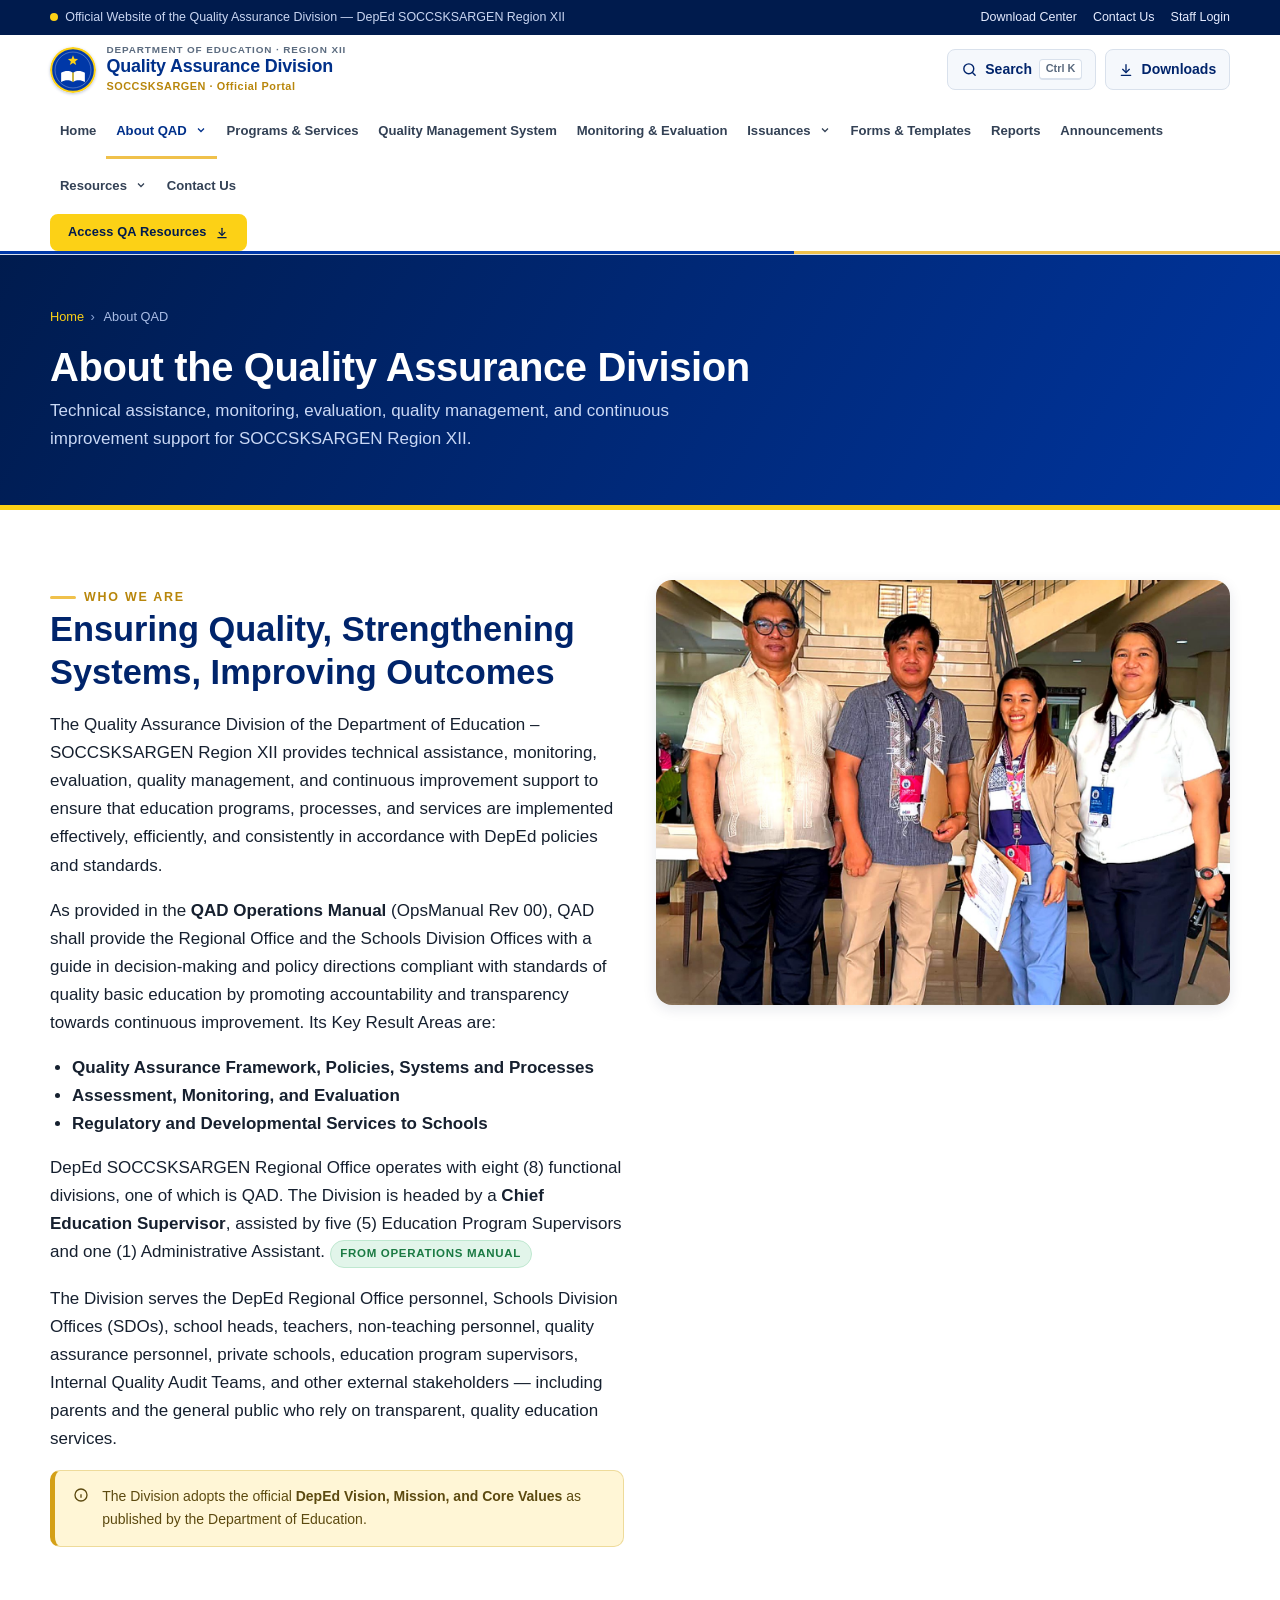
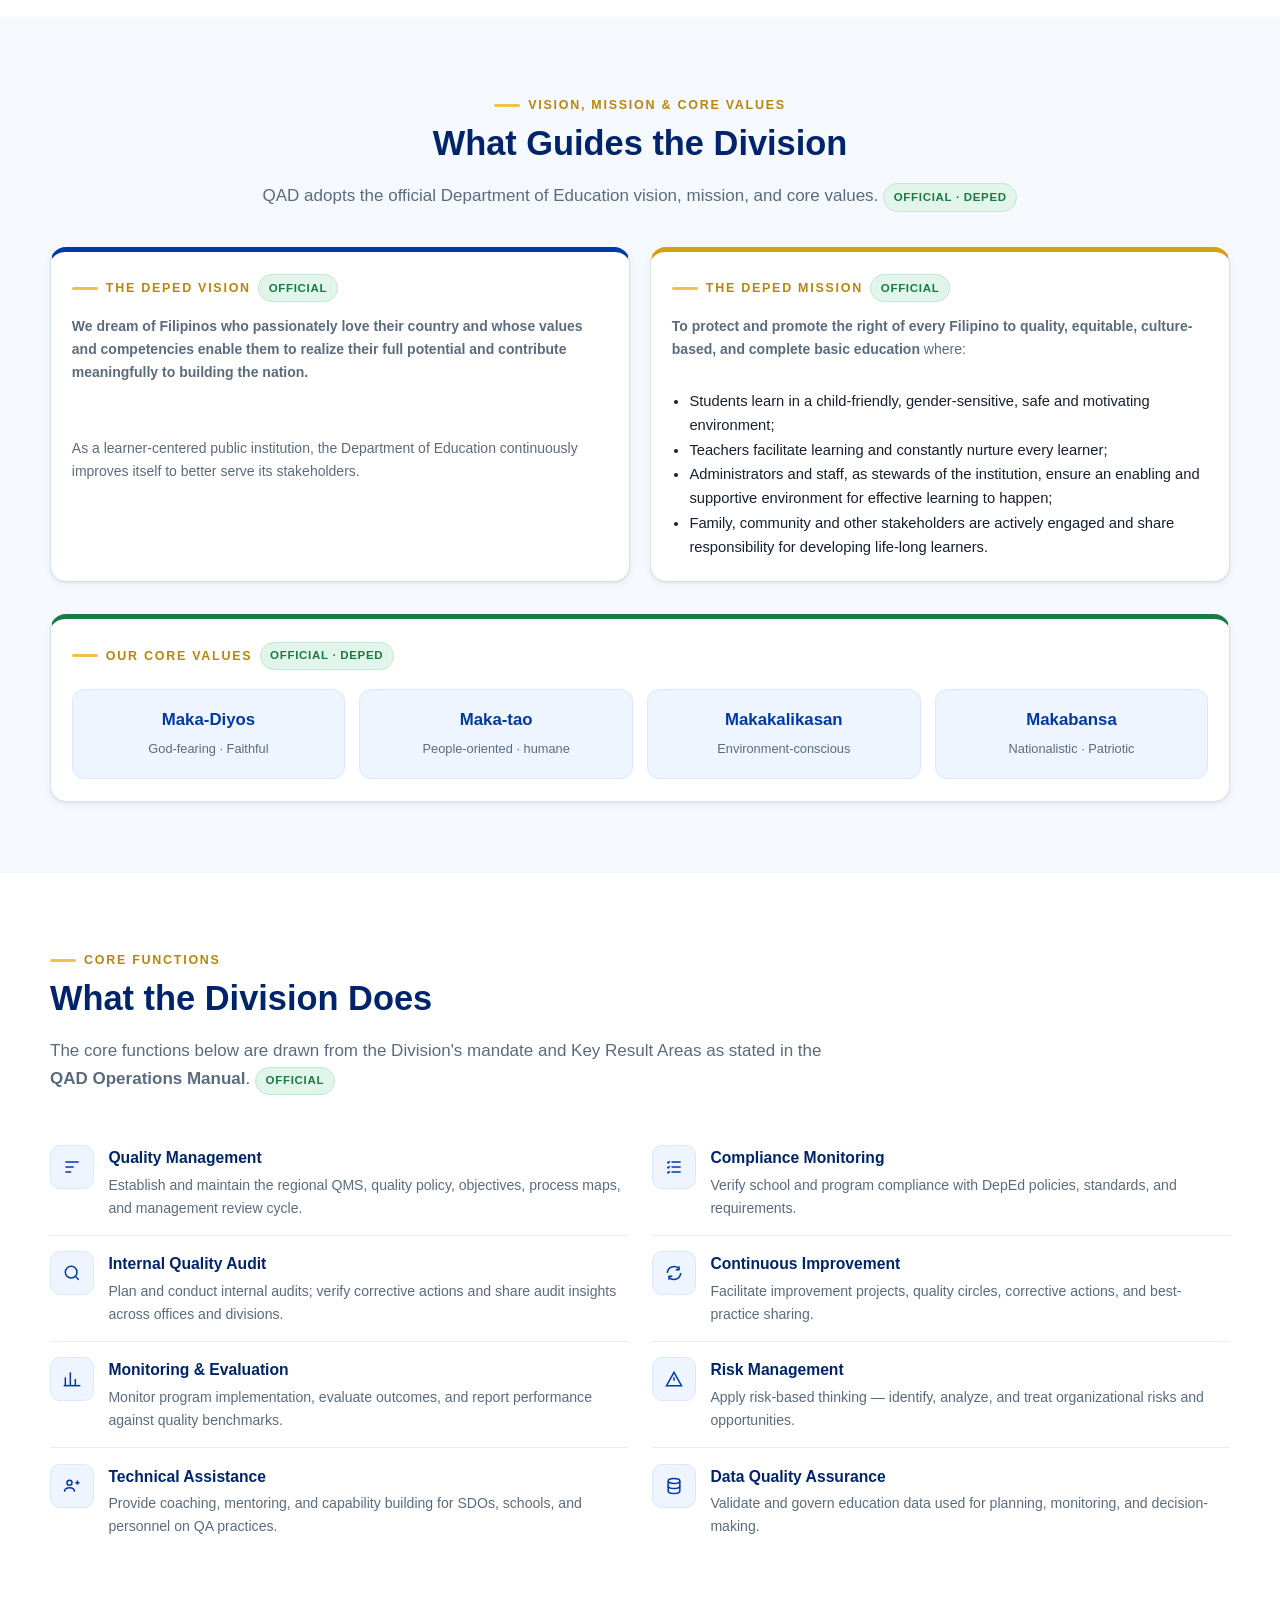
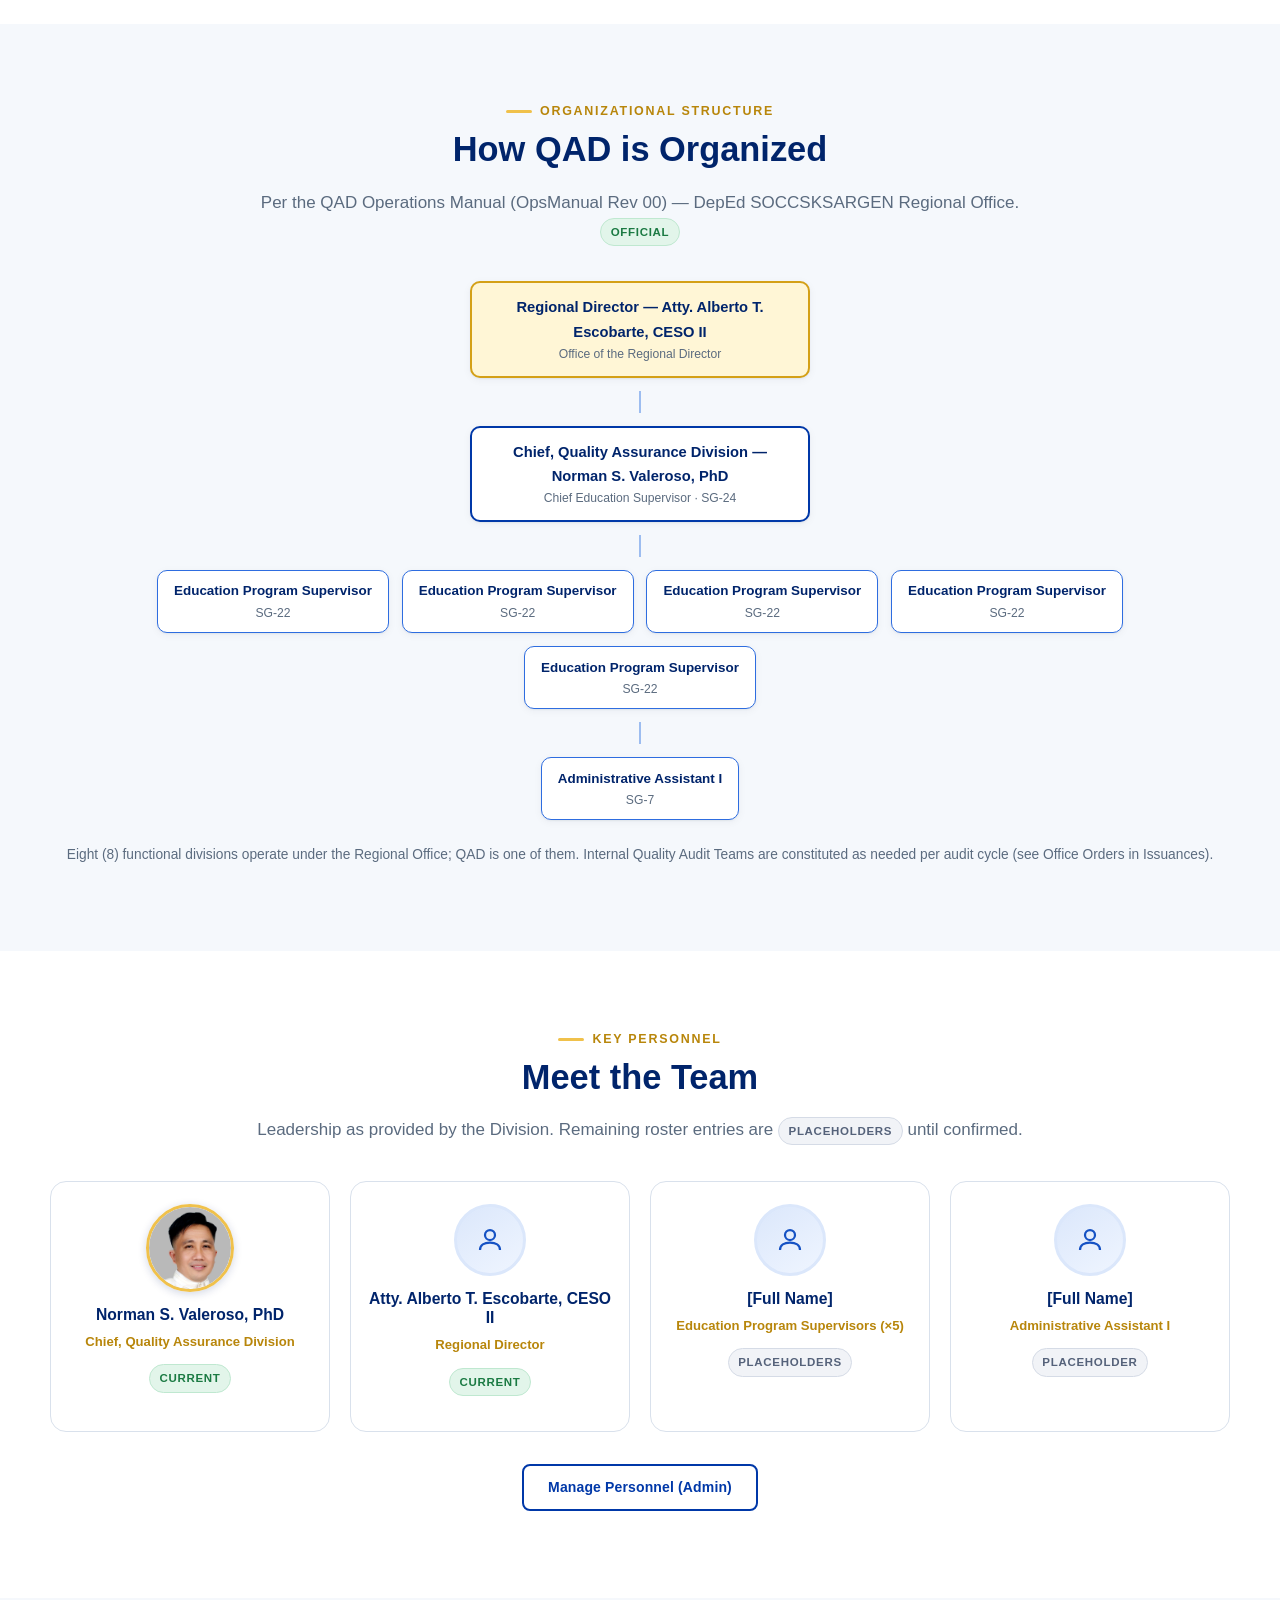
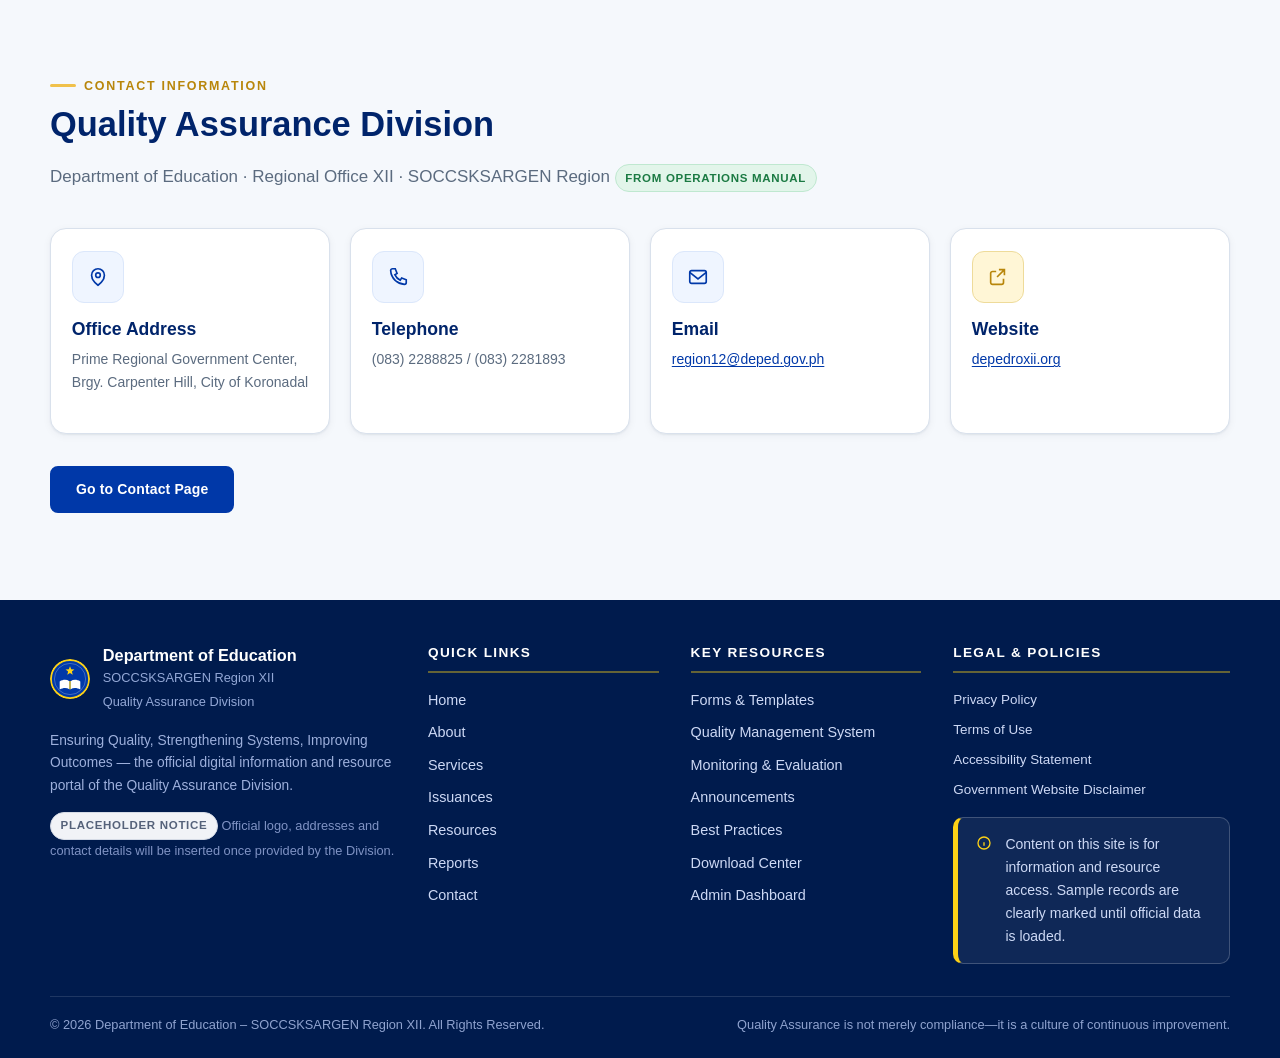
<file: about.html>
<!DOCTYPE html>
<html lang="en-PH">
<head>
  <meta charset="UTF-8">
  <meta name="viewport" content="width=device-width, initial-scale=1.0">
  <title>About QAD | QAD DepEd Region XII</title>
  <meta name="description" content="Vision, mission, core functions, organizational structure and key personnel of the Quality Assurance Division — DepEd SOCCSKSARGEN Region XII.">
  <meta name="author" content="Quality Assurance Division, DepEd SOCCSKSARGEN Region XII">
  <meta name="theme-color" content="#0038a8">
  <meta property="og:title" content="About QAD | QAD DepEd Region XII">
  <meta property="og:description" content="Vision, mission, core functions, organizational structure and key personnel of the Quality Assurance Division — DepEd SOCCSKSARGEN Region XII.">
  <meta property="og:type" content="website">
  <meta property="og:locale" content="en_PH">
  <link rel="icon" href="favicon.svg" type="image/svg+xml">
  <link rel="stylesheet" href="styles.css">
  <script type="application/ld+json">
  {
    "@context": "https://schema.org",
    "@type": "GovernmentService",
    "name": "Quality Assurance Division",
    "provider": {
      "@type": "Organization",
      "name": "Department of Education — SOCCSKSARGEN Region XII",
      "areaServed": "SOCCSKSARGEN (Region XII), Philippines"
    },
    "description": "Technical assistance, monitoring, evaluation, quality management and continuous improvement support for Region XII."
  }
  </script>
</head>
<body class="page-about">
<a class="skip-link" href="#main-content">Skip to main content</a>
<div class="topbar">
  <div class="container">
    <span class="topbar__tag">Official Website of the Quality Assurance Division — DepEd SOCCSKSARGEN Region XII</span>
    <div class="topbar__links">
      <a href="resources.html#downloads">Download Center</a>
      <a href="contact.html">Contact Us</a>
      <a href="admin-dashboard.html">Staff Login</a>
    </div>
  </div>
</div>

<header class="site-header" role="banner">
  <div class="container header-main">
    <a class="brand" href="index.html" aria-label="QAD DepEd Region XII — Home">
      <!-- Placeholder seal: replace with the official DepEd Region XII / QAD logo -->
      <svg class="brand__seal" viewBox="0 0 64 64" role="img" aria-label="QAD placeholder seal">
        <circle cx="32" cy="32" r="30.5" fill="#0038a8"/>
        <circle cx="32" cy="32" r="30.5" fill="none" stroke="#fcd116" stroke-width="3"/>
        <circle cx="32" cy="32" r="25" fill="none" stroke="#ffffff" stroke-width="1" opacity="0.4"/>
        <path fill="#fcd116" d="M32 11.5 33.9 16.4 39.1 16.7 35 20 36.4 25.1 32 22.2 27.6 25.1 29 20 24.9 16.7 30.1 16.4Z"/>
        <path fill="#ffffff" d="M15.5 35.8C21 32.6 26.8 32.6 31 35.4V48.4C26.8 45.6 21 45.6 15.5 48.8Z"/>
        <path fill="#ffffff" d="M48.5 35.8C43 32.6 37.2 32.6 33 35.4V48.4C37.2 45.6 43 45.6 48.5 48.8Z"/>
        <rect x="31" y="35" width="2" height="13.6" rx="1" fill="#fcd116"/>
      </svg>
      <span class="brand__text">
        <span class="brand__dep">Department of Education · Region XII</span>
        <span class="brand__title">Quality Assurance Division</span>
        <span class="brand__sub">SOCCSKSARGEN · Official Portal</span>
      </span>
    </a>

    <div class="header-actions">
      <button type="button" class="icon-btn" data-open-search aria-label="Open search">
        <svg width="17" height="17" viewBox="0 0 24 24" fill="none" stroke="currentColor" stroke-width="2" stroke-linecap="round" aria-hidden="true"><circle cx="11" cy="11" r="7"/><path d="M20 20l-3.5-3.5"/></svg>
        <span class="icon-btn__label">Search</span> <kbd>Ctrl K</kbd>
      </button>
      <a class="icon-btn" href="resources.html#downloads">
        <svg width="16" height="16" viewBox="0 0 24 24" fill="none" stroke="currentColor" stroke-width="2" stroke-linecap="round" aria-hidden="true"><path d="M12 4v11"/><path d="M7 11l5 5 5-5"/><path d="M5 20h14"/></svg>
        <span class="icon-btn__label">Downloads</span>
      </a>
      <button type="button" class="nav-toggle" aria-label="Toggle navigation menu" aria-expanded="false" aria-controls="main-nav">
        <span></span><span></span><span></span>
      </button>
    </div>
  </div>

  <nav class="main-nav" id="main-nav" aria-label="Primary">
    <div class="container">
      <ul class="nav-list">
        <li><a class="nav-link" data-page="index.html" href="index.html">Home</a></li>
        <li class="nav-item--drop">
          <a class="nav-link" data-page="about.html" href="about.html" aria-haspopup="true" aria-expanded="false">
            About QAD
            <svg class="caret" width="12" height="12" viewBox="0 0 24 24" fill="none" stroke="currentColor" stroke-width="2.5" aria-hidden="true"><path d="M6 9l6 6 6-6"/></svg>
          </a>
          <ul class="nav-dropdown">
            <li><a href="about.html#vision-mission">Vision, Mission &amp; Values</a></li>
            <li><a href="about.html#core-functions">Core Functions</a></li>
            <li><a href="about.html#structure">Organizational Structure</a></li>
            <li><a href="about.html#personnel">Key Personnel</a></li>
            <li><a href="about.html#contact-info">Contact Information</a></li>
          </ul>
        </li>
        <li><a class="nav-link" data-page="programs.html" href="programs.html">Programs &amp; Services</a></li>
        <li><a class="nav-link" data-page="qms.html" href="qms.html">Quality Management System</a></li>
        <li><a class="nav-link" data-page="monitoring.html" href="monitoring.html">Monitoring &amp; Evaluation</a></li>
        <li class="nav-item--drop">
          <a class="nav-link" data-page="issuances.html" href="issuances.html" aria-haspopup="true" aria-expanded="false">
            Issuances
            <svg class="caret" width="12" height="12" viewBox="0 0 24 24" fill="none" stroke="currentColor" stroke-width="2.5" aria-hidden="true"><path d="M6 9l6 6 6-6"/></svg>
          </a>
          <ul class="nav-dropdown">
            <li><a href="issuances.html">All Issuances</a></li>
            <li><a href="issuances.html?type=DepEd%20Orders">DepEd Orders</a></li>
            <li><a href="issuances.html?type=DepEd%20Memoranda">DepEd Memoranda</a></li>
            <li><a href="issuances.html?type=Regional%20Memoranda">Regional Memoranda</a></li>
            <li><a href="issuances.html?type=Regional%20Advisories">Regional Advisories</a></li>
            <li><a href="issuances.html?type=Office%20Memoranda">Office Memoranda</a></li>
            <li><a href="issuances.html?type=QA%20Guidelines">QA Guidelines</a></li>
            <li><a href="issuances.html?type=QMS%20Documents">QMS Documents</a></li>
          </ul>
        </li>
        <li><a class="nav-link" data-page="forms.html" href="forms.html">Forms &amp; Templates</a></li>
        <li><a class="nav-link" data-page="reports.html" href="reports.html">Reports</a></li>
        <li><a class="nav-link" data-page="announcements.html" href="announcements.html">Announcements</a></li>
        <li class="nav-item--drop">
          <a class="nav-link" data-page="resources.html" href="resources.html" aria-haspopup="true" aria-expanded="false">
            Resources
            <svg class="caret" width="12" height="12" viewBox="0 0 24 24" fill="none" stroke="currentColor" stroke-width="2.5" aria-hidden="true"><path d="M6 9l6 6 6-6"/></svg>
          </a>
          <ul class="nav-dropdown">
            <li><a href="resources.html">QA Knowledge Hub</a></li>
            <li><a href="resources.html#best-practices">Quality Practices in Action</a></li>
            <li><a href="resources.html#downloads">Download Center</a></li>
          </ul>
        </li>
        <li><a class="nav-link" data-page="contact.html" href="contact.html">Contact Us</a></li>
        <li style="display:none" data-wide-only><a class="nav-link" href="admin-dashboard.html">Admin</a></li>
      </ul>
      <a class="btn btn--gold nav-cta" href="resources.html#downloads">
        Access QA Resources
        <svg width="14" height="14" viewBox="0 0 24 24" fill="none" stroke="currentColor" stroke-width="2.2" stroke-linecap="round" aria-hidden="true"><path d="M12 4v11"/><path d="M7 11l5 5 5-5"/><path d="M5 20h14"/></svg>
      </a>
    </div>
  </nav>
</header>


<div class="search-modal" id="search-modal" role="dialog" aria-modal="true" aria-label="Search the QAD website" aria-hidden="true">
  <div class="search-panel">
    <div class="search-panel__bar">
      <svg width="20" height="20" viewBox="0 0 24 24" fill="none" stroke="currentColor" stroke-width="2" stroke-linecap="round" aria-hidden="true"><circle cx="11" cy="11" r="7"/><path d="M20 20l-3.5-3.5"/></svg>
      <label class="visually-hidden" for="global-search-input">Search issuances, forms, resources…</label>
      <input id="global-search-input" type="search" placeholder="Search issuances, forms, resources, announcements…" autocomplete="off">
      <button type="button" class="search-panel__close" id="search-close">Esc</button>
    </div>
    <ul class="search-results" id="global-search-results" role="listbox" aria-label="Search results"></ul>
    <div class="search-hint">
      <span>Try: <strong>monitoring</strong></span>
      <span><strong>QMS</strong></span>
      <span><strong>checklist</strong></span>
      <span>Press <kbd>Ctrl</kbd>+<kbd>K</kbd> anywhere</span>
    </div>
  </div>
</div>

<main id="main-content">

  <section class="page-hero">
    <div class="container">
      <ol class="breadcrumb" aria-label="Breadcrumb"><li><a href="index.html">Home</a></li><li>About QAD</li></ol>
      <h1>About the Quality Assurance Division</h1>
      <p>Technical assistance, monitoring, evaluation, quality management, and continuous improvement support for SOCCSKSARGEN Region XII.</p>
    </div>
  </section>

  <!-- Overview -->
  <section class="section" aria-labelledby="ov-title">
    <div class="container">
      <div class="grid grid-2" style="gap:2rem;align-items:start;">
        <div>
          <span class="eyebrow">Who We Are</span>
          <h2 id="ov-title">Ensuring Quality, Strengthening Systems, Improving Outcomes</h2>
        <p>The Quality Assurance Division of the Department of Education – SOCCSKSARGEN Region XII provides technical assistance, monitoring, evaluation, quality management, and continuous improvement support to ensure that education programs, processes, and services are implemented effectively, efficiently, and consistently in accordance with DepEd policies and standards.</p>
        <p>As provided in the <strong>QAD Operations Manual</strong> (OpsManual Rev 00), QAD shall provide the Regional Office and the Schools Division Offices with a guide in decision-making and policy directions compliant with standards of quality basic education by promoting accountability and transparency towards continuous improvement. Its Key Result Areas are:</p>
        <ul style="margin-bottom:1rem;">
          <li><strong>Quality Assurance Framework, Policies, Systems and Processes</strong></li>
          <li><strong>Assessment, Monitoring, and Evaluation</strong></li>
          <li><strong>Regulatory and Developmental Services to Schools</strong></li>
        </ul>
        <p>DepEd SOCCSKSARGEN Regional Office operates with eight (8) functional divisions, one of which is QAD. The Division is headed by a <strong>Chief Education Supervisor</strong>, assisted by five (5) Education Program Supervisors and one (1) Administrative Assistant. <span class="chip chip--green">From Operations Manual</span></p>
        <p>The Division serves the DepEd Regional Office personnel, Schools Division Offices (SDOs), school heads, teachers, non-teaching personnel, quality assurance personnel, private schools, education program supervisors, Internal Quality Audit Teams, and other external stakeholders — including parents and the general public who rely on transparent, quality education services.</p>
          <div class="callout">
            <svg width="16" height="16" viewBox="0 0 24 24" fill="none" stroke="currentColor" stroke-width="2" aria-hidden="true"><circle cx="12" cy="12" r="9"/><path d="M12 11v5M12 8h.01"/></svg>
            <span>The Division adopts the official <strong>DepEd Vision, Mission, and Core Values</strong> as published by the Department of Education.</span>
          </div>
        </div>
        <div>
          <img src="about-team.jpg" alt="DepEd Region XII personnel at a regional engagement, posing together at the venue" width="1400" height="1036" style="border-radius:16px;box-shadow:var(--shadow-md);" loading="lazy">
        </div>
      </div>
    </div>
  </section>

  <!-- Vision, Mission & Core Values (DepEd official) -->
  <section class="section section--tint" id="vision-mission" aria-labelledby="vm-title">
    <div class="container">
      <div class="section-head section-head--center">
        <span class="eyebrow">Vision, Mission &amp; Core Values</span>
        <h2 id="vm-title">What Guides the Division</h2>
        <p>QAD adopts the official Department of Education vision, mission, and core values. <span class="chip chip--green">Official · DepEd</span></p>
      </div>
      <div class="grid grid-2">
        <div class="card" style="border-top:5px solid var(--blue-700);">
          <div class="card__meta"><span class="eyebrow">The DepEd Vision</span> <span class="chip chip--green">Official</span></div>
          <p><strong>We dream of Filipinos who passionately love their country and whose values and competencies enable them to realize their full potential and contribute meaningfully to building the nation.</strong></p>
          <p class="mb-0">As a learner-centered public institution, the Department of Education continuously improves itself to better serve its stakeholders.</p>
        </div>
        <div class="card" style="border-top:5px solid var(--gold-500);">
          <div class="card__meta"><span class="eyebrow">The DepEd Mission</span> <span class="chip chip--green">Official</span></div>
          <p class="mb-0"><strong>To protect and promote the right of every Filipino to quality, equitable, culture-based, and complete basic education</strong> where:</p>
          <ul style="margin:.75rem 0 0;padding-left:1.1rem;font-size:.92rem;">
            <li>Students learn in a child-friendly, gender-sensitive, safe and motivating environment;</li>
            <li>Teachers facilitate learning and constantly nurture every learner;</li>
            <li>Administrators and staff, as stewards of the institution, ensure an enabling and supportive environment for effective learning to happen;</li>
            <li>Family, community and other stakeholders are actively engaged and share responsibility for developing life-long learners.</li>
          </ul>
        </div>
      </div>
      <div class="card mt-2" style="border-top:5px solid var(--green-600, #1b7a43);">
        <div class="card__meta"><span class="eyebrow">Our Core Values</span> <span class="chip chip--green">Official · DepEd</span></div>
        <div class="grid grid-4" style="gap:.9rem;margin-top:.4rem;">
          <div style="text-align:center;background:var(--blue-50,#eef4ff);border:1px solid var(--blue-100,#dbe7fb);border-radius:12px;padding:1rem .6rem;">
            <strong style="display:block;font-size:1.05rem;color:var(--blue-700);">Maka-Diyos</strong>
            <span class="text-muted" style="font-size:.8rem;">God-fearing · Faithful</span>
          </div>
          <div style="text-align:center;background:var(--blue-50,#eef4ff);border:1px solid var(--blue-100,#dbe7fb);border-radius:12px;padding:1rem .6rem;">
            <strong style="display:block;font-size:1.05rem;color:var(--blue-700);">Maka-tao</strong>
            <span class="text-muted" style="font-size:.8rem;">People-oriented · humane</span>
          </div>
          <div style="text-align:center;background:var(--blue-50,#eef4ff);border:1px solid var(--blue-100,#dbe7fb);border-radius:12px;padding:1rem .6rem;">
            <strong style="display:block;font-size:1.05rem;color:var(--blue-700);">Makakalikasan</strong>
            <span class="text-muted" style="font-size:.8rem;">Environment-conscious</span>
          </div>
          <div style="text-align:center;background:var(--blue-50,#eef4ff);border:1px solid var(--blue-100,#dbe7fb);border-radius:12px;padding:1rem .6rem;">
            <strong style="display:block;font-size:1.05rem;color:var(--blue-700);">Makabansa</strong>
            <span class="text-muted" style="font-size:.8rem;">Nationalistic · Patriotic</span>
          </div>
        </div>
      </div>
    </div>
  </section>

  <!-- Core Functions -->
  <section class="section" id="core-functions" aria-labelledby="cf-title">
    <div class="container">
      <div class="section-head">
        <span class="eyebrow">Core Functions</span>
        <h2 id="cf-title">What the Division Does</h2>
        <p>The core functions below are drawn from the Division's mandate and Key Result Areas as stated in the <strong>QAD Operations Manual</strong>. <span class="chip chip--green">Official</span></p>
      </div>
      <div class="grid grid-2" style="gap:1.5rem;">
        <ul class="function-list">
          <li>
            <span class="fn-icon"><svg width="20" height="20" viewBox="0 0 24 24" fill="none" stroke="currentColor" stroke-width="1.8"><path d="M4 6h16M4 12h10M4 18h7"/></svg></span>
            <div><strong>Quality Management</strong><p>Establish and maintain the regional QMS, quality policy, objectives, process maps, and management review cycle.</p></div>
          </li>
          <li>
            <span class="fn-icon"><svg width="20" height="20" viewBox="0 0 24 24" fill="none" stroke="currentColor" stroke-width="1.8"><circle cx="11" cy="11" r="7"/><path d="M20 20l-3.5-3.5"/></svg></span>
            <div><strong>Internal Quality Audit</strong><p>Plan and conduct internal audits; verify corrective actions and share audit insights across offices and divisions.</p></div>
          </li>
          <li>
            <span class="fn-icon"><svg width="20" height="20" viewBox="0 0 24 24" fill="none" stroke="currentColor" stroke-width="1.8"><path d="M4 20V10"/><path d="M10 20V4"/><path d="M16 20v-8"/><path d="M22 20H2"/></svg></span>
            <div><strong>Monitoring &amp; Evaluation</strong><p>Monitor program implementation, evaluate outcomes, and report performance against quality benchmarks.</p></div>
          </li>
          <li>
            <span class="fn-icon"><svg width="20" height="20" viewBox="0 0 24 24" fill="none" stroke="currentColor" stroke-width="1.8"><circle cx="9" cy="8" r="3"/><path d="M3 19c0-3 2.5-5 6-5s6 2 6 5"/><path d="M16 8h5M18.5 5.5v5"/></svg></span>
            <div><strong>Technical Assistance</strong><p>Provide coaching, mentoring, and capability building for SDOs, schools, and personnel on QA practices.</p></div>
          </li>
        </ul>
        <ul class="function-list">
          <li>
            <span class="fn-icon"><svg width="20" height="20" viewBox="0 0 24 24" fill="none" stroke="currentColor" stroke-width="1.8"><path d="M9 6h11M9 12h11M9 18h11"/><path d="M4 6l1 1 2-2M4 12l1 1 2-2M4 18l1 1 2-2"/></svg></span>
            <div><strong>Compliance Monitoring</strong><p>Verify school and program compliance with DepEd policies, standards, and requirements.</p></div>
          </li>
          <li>
            <span class="fn-icon"><svg width="20" height="20" viewBox="0 0 24 24" fill="none" stroke="currentColor" stroke-width="1.8"><path d="M4 12a8 8 0 0 1 14-5M20 12a8 8 0 0 1-14 5"/><path d="M18 4v4h-4M6 20v-4h4"/></svg></span>
            <div><strong>Continuous Improvement</strong><p>Facilitate improvement projects, quality circles, corrective actions, and best-practice sharing.</p></div>
          </li>
          <li>
            <span class="fn-icon"><svg width="20" height="20" viewBox="0 0 24 24" fill="none" stroke="currentColor" stroke-width="1.8"><path d="M12 4l9 16H3z"/><path d="M12 10v4M12 17h.01"/></svg></span>
            <div><strong>Risk Management</strong><p>Apply risk-based thinking — identify, analyze, and treat organizational risks and opportunities.</p></div>
          </li>
          <li>
            <span class="fn-icon"><svg width="20" height="20" viewBox="0 0 24 24" fill="none" stroke="currentColor" stroke-width="1.8"><ellipse cx="12" cy="6" rx="7" ry="3"/><path d="M5 6v6c0 1.7 3.1 3 7 3s7-1.3 7-3V6"/><path d="M5 12v6c0 1.7 3.1 3 7 3s7-1.3 7-3v-6"/></svg></span>
            <div><strong>Data Quality Assurance</strong><p>Validate and govern education data used for planning, monitoring, and decision-making.</p></div>
          </li>
        </ul>
      </div>
    </div>
  </section>

  <!-- Organizational Structure -->
  <section class="section section--tint" id="structure" aria-labelledby="org-title">
    <div class="container">
      <div class="section-head section-head--center">
        <span class="eyebrow">Organizational Structure</span>
        <h2 id="org-title">How QAD is Organized</h2>
        <p>Per the QAD Operations Manual (OpsManual Rev 00) — DepEd SOCCSKSARGEN Regional Office. <span class="chip chip--green">Official</span></p>
      </div>

      <div class="org-chart">
        <div class="org-node org-node--gold">Regional Director — Atty. Alberto T. Escobarte, CESO II <small>Office of the Regional Director</small></div>
        <div class="org-connector"></div>
        <div class="org-node">Chief, Quality Assurance Division — Norman S. Valeroso, PhD <small>Chief Education Supervisor · SG-24</small></div>
        <div class="org-connector"></div>
        <div class="org-row">
          <div class="org-node">Education Program Supervisor <small>SG-22</small></div>
          <div class="org-node">Education Program Supervisor <small>SG-22</small></div>
          <div class="org-node">Education Program Supervisor <small>SG-22</small></div>
          <div class="org-node">Education Program Supervisor <small>SG-22</small></div>
          <div class="org-node">Education Program Supervisor <small>SG-22</small></div>
        </div>
        <div class="org-connector"></div>
        <div class="org-row">
          <div class="org-node">Administrative Assistant I <small>SG-7</small></div>
        </div>
      </div>
      <p class="text-center text-muted" style="font-size:.86rem;">Eight (8) functional divisions operate under the Regional Office; QAD is one of them. Internal Quality Audit Teams are constituted as needed per audit cycle (see Office Orders in Issuances).</p>
    </div>
  </section>

  <!-- Key Personnel -->
  <section class="section" id="personnel" aria-labelledby="pers-title">
    <div class="container">
      <div class="section-head section-head--center">
        <span class="eyebrow">Key Personnel</span>
        <h2 id="pers-title">Meet the Team</h2>
        <p>Leadership as provided by the Division. Remaining roster entries are <span class="chip chip--placeholder">placeholders</span> until confirmed.</p>
      </div>
      <div class="grid grid-4">
        <div class="person-card">
          <div class="person-card__avatar person-card__avatar--photo" aria-hidden="false">
            <img src="chief-valeroso.jpg" alt="Portrait of Norman S. Valeroso, PhD" width="400" height="400" loading="lazy">
          </div>
          <h3>Norman S. Valeroso, PhD</h3>
          <span class="role">Chief, Quality Assurance Division</span>
          <p class="placeholder-note"><span class="chip chip--green">Current</span></p>
        </div>
        <div class="person-card">
          <div class="person-card__avatar" aria-hidden="true"><svg width="30" height="30" viewBox="0 0 24 24" fill="none" stroke="currentColor" stroke-width="1.8"><circle cx="12" cy="8" r="4"/><path d="M4 20c0-4 3.5-6 8-6s8 2 8 6"/></svg></div>
          <h3>Atty. Alberto T. Escobarte, CESO II</h3>
          <span class="role">Regional Director</span>
          <p class="placeholder-note"><span class="chip chip--green">Current</span></p>
        </div>
        <div class="person-card">
          <div class="person-card__avatar" aria-hidden="true"><svg width="30" height="30" viewBox="0 0 24 24" fill="none" stroke="currentColor" stroke-width="1.8"><circle cx="12" cy="8" r="4"/><path d="M4 20c0-4 3.5-6 8-6s8 2 8 6"/></svg></div>
          <h3>[Full Name]</h3>
          <span class="role">Education Program Supervisors (×5)</span>
          <p class="placeholder-note"><span class="chip chip--placeholder">Placeholders</span></p>
        </div>
        <div class="person-card">
          <div class="person-card__avatar" aria-hidden="true"><svg width="30" height="30" viewBox="0 0 24 24" fill="none" stroke="currentColor" stroke-width="1.8"><circle cx="12" cy="8" r="4"/><path d="M4 20c0-4 3.5-6 8-6s8 2 8 6"/></svg></div>
          <h3>[Full Name]</h3>
          <span class="role">Administrative Assistant I</span>
          <p class="placeholder-note"><span class="chip chip--placeholder">Placeholder</span></p>
        </div>
      </div>
      <p class="text-center mt-2"><a class="btn btn--outline" href="admin-dashboard.html">Manage Personnel (Admin)</a></p>
    </div>
  </section>

  <!-- Contact Information -->
  <section class="section section--tint" id="contact-info" aria-labelledby="ci-title">
    <div class="container">
      <div class="section-head">
        <span class="eyebrow">Contact Information</span>
        <h2 id="ci-title">Quality Assurance Division</h2>
        <p>Department of Education · Regional Office XII · SOCCSKSARGEN Region <span class="chip chip--green">From Operations Manual</span></p>
      </div>
      <div class="grid grid-4">
        <div class="card"><div class="card__icon"><svg width="22" height="22" viewBox="0 0 24 24" fill="none" stroke="currentColor" stroke-width="1.8"><path d="M12 21s-7-5.2-7-11a7 7 0 0 1 14 0c0 5.8-7 11-7 11z"/><circle cx="12" cy="10" r="2.5"/></svg></div><h3>Office Address</h3><p>Prime Regional Government Center, Brgy. Carpenter Hill, City of Koronadal</p></div>
        <div class="card"><div class="card__icon"><svg width="22" height="22" viewBox="0 0 24 24" fill="none" stroke="currentColor" stroke-width="1.8"><path d="M6 3h3l2 5-2.5 1.5a12 12 0 0 0 6 6L16 13l5 2v3a2 2 0 0 1-2 2A16 16 0 0 1 4 5a2 2 0 0 1 2-2z"/></svg></div><h3>Telephone</h3><p>(083) 2288825 / (083) 2281893</p></div>
        <div class="card"><div class="card__icon"><svg width="22" height="22" viewBox="0 0 24 24" fill="none" stroke="currentColor" stroke-width="1.8"><rect x="3" y="5" width="18" height="14" rx="2"/><path d="M3 7l9 7 9-7"/></svg></div><h3>Email</h3><p><a href="mailto:region12@deped.gov.ph">region12@deped.gov.ph</a></p></div>
        <div class="card"><div class="card__icon card__icon--gold"><svg width="22" height="22" viewBox="0 0 24 24" fill="none" stroke="currentColor" stroke-width="1.8"><path d="M13 4h6v6M19 4l-8 8"/><path d="M18 14v4a2 2 0 0 1-2 2H6a2 2 0 0 1-2-2V8a2 2 0 0 1 2-2h4"/></svg></div><h3>Website</h3><p><a href="https://depedroxii.org" target="_blank" rel="noopener">depedroxii.org</a></p></div>
      </div>
      <p class="mt-2"><a class="btn btn--primary" href="contact.html">Go to Contact Page</a></p>
    </div>
  </section>

</main>

<footer class="site-footer" role="contentinfo">
  <div class="container">
    <div class="footer-grid">
      <div>
        <div class="footer-brand">
          <svg width="40" height="40" viewBox="0 0 64 64" aria-hidden="true">
            <circle cx="32" cy="32" r="30.5" fill="#0038a8"/>
            <circle cx="32" cy="32" r="30.5" fill="none" stroke="#fcd116" stroke-width="3"/>
            <circle cx="32" cy="32" r="25" fill="none" stroke="#ffffff" stroke-width="1" opacity="0.4"/>
            <path fill="#fcd116" d="M32 11.5 33.9 16.4 39.1 16.7 35 20 36.4 25.1 32 22.2 27.6 25.1 29 20 24.9 16.7 30.1 16.4Z"/>
            <path fill="#ffffff" d="M15.5 35.8C21 32.6 26.8 32.6 31 35.4V48.4C26.8 45.6 21 45.6 15.5 48.8Z"/>
            <path fill="#ffffff" d="M48.5 35.8C43 32.6 37.2 32.6 33 35.4V48.4C37.2 45.6 43 45.6 48.5 48.8Z"/>
            <rect x="31" y="35" width="2" height="13.6" rx="1" fill="#fcd116"/>
          </svg>
          <div>
            <strong>Department of Education</strong>
            <span>SOCCSKSARGEN Region XII<br>Quality Assurance Division</span>
          </div>
        </div>
        <p style="font-size:.86rem;color:#9db0dc;">
          Ensuring Quality, Strengthening Systems, Improving Outcomes — the official digital information and resource portal of the Quality Assurance Division.
        </p>
        <p style="font-size:.8rem;color:#7f93c4;">
          <span class="chip chip--placeholder">Placeholder notice</span>
          Official logo, addresses and contact details will be inserted once provided by the Division.
        </p>
      </div>

      <div>
        <h3>Quick Links</h3>
        <ul class="footer-links">
          <li><a href="index.html">Home</a></li>
          <li><a href="about.html">About</a></li>
          <li><a href="programs.html">Services</a></li>
          <li><a href="issuances.html">Issuances</a></li>
          <li><a href="resources.html">Resources</a></li>
          <li><a href="reports.html">Reports</a></li>
          <li><a href="contact.html">Contact</a></li>
        </ul>
      </div>

      <div>
        <h3>Key Resources</h3>
        <ul class="footer-links">
          <li><a href="forms.html">Forms &amp; Templates</a></li>
          <li><a href="qms.html">Quality Management System</a></li>
          <li><a href="monitoring.html">Monitoring &amp; Evaluation</a></li>
          <li><a href="announcements.html">Announcements</a></li>
          <li><a href="resources.html#best-practices">Best Practices</a></li>
          <li><a href="resources.html#downloads">Download Center</a></li>
          <li><a href="admin-dashboard.html">Admin Dashboard</a></li>
        </ul>
      </div>

      <div>
        <h3>Legal &amp; Policies</h3>
        <ul class="footer-legal">
          <li><a href="#" data-demo-link>Privacy Policy</a></li>
          <li><a href="#" data-demo-link>Terms of Use</a></li>
          <li><a href="#" data-demo-link>Accessibility Statement</a></li>
          <li><a href="#" data-demo-link>Government Website Disclaimer</a></li>
        </ul>
        <div class="callout callout--info" style="margin-top:1rem;background:rgba(255,255,255,.06);border-color:rgba(255,255,255,.2);border-left-color:#fcd116;color:#cdd9f5;">
          <svg width="16" height="16" viewBox="0 0 24 24" fill="none" stroke="#fcd116" stroke-width="2" aria-hidden="true"><circle cx="12" cy="12" r="9"/><path d="M12 11v5M12 8h.01"/></svg>
          <span>Content on this site is for information and resource access. Sample records are clearly marked until official data is loaded.</span>
        </div>
      </div>
    </div>

    <div class="footer-bottom">
      <p>© <span data-year>2026</span> Department of Education – SOCCSKSARGEN Region XII. All Rights Reserved.</p>
      <p>Quality Assurance is not merely compliance—it is a culture of continuous improvement.</p>
    </div>
  </div>
</footer>

<script src="data.js" defer></script>
<script src="main.js" defer></script>
</body>
</html>
</file>
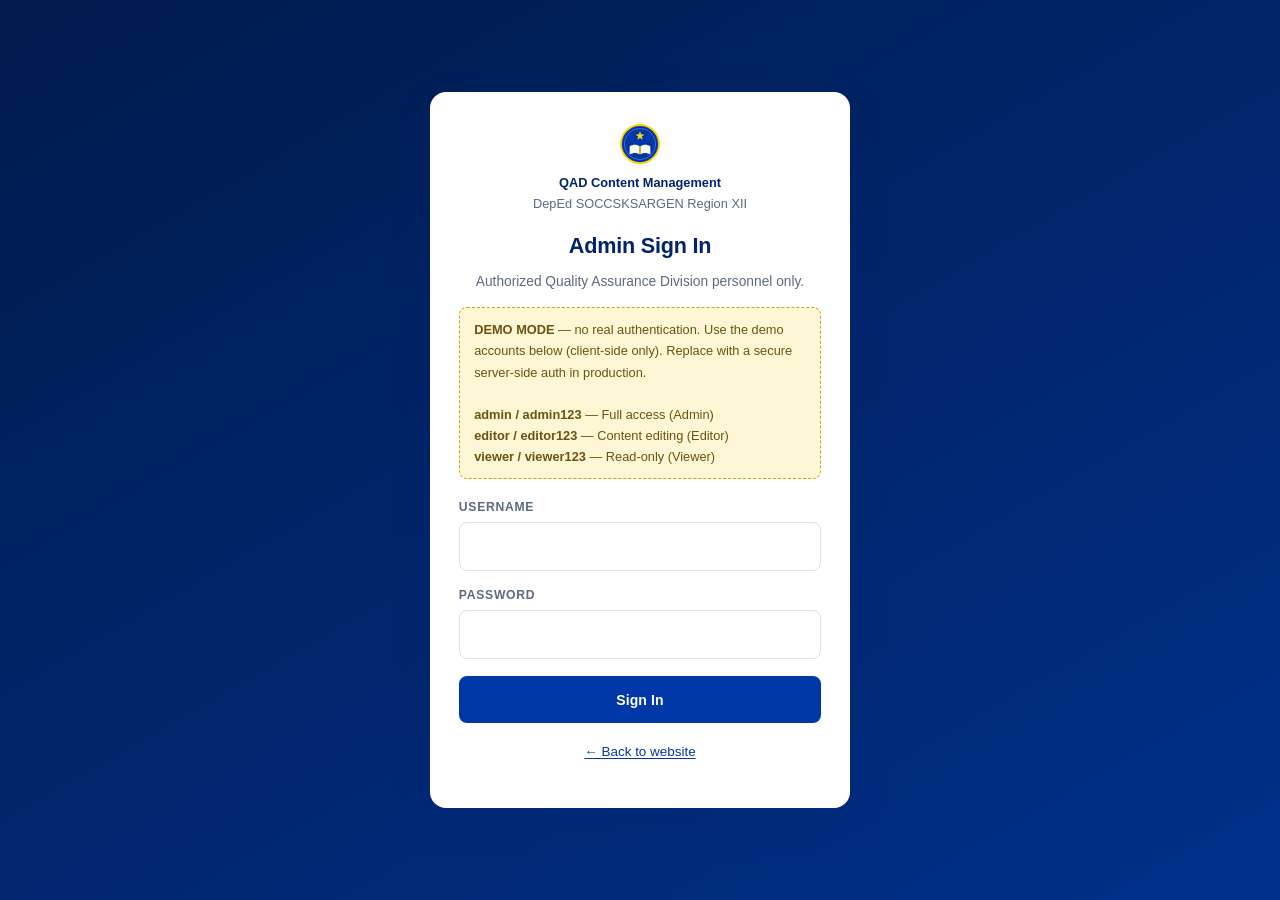
<file: admin-dashboard.html>
<!DOCTYPE html>
<html lang="en-PH">
<head>
  <meta charset="UTF-8">
  <meta name="viewport" content="width=device-width, initial-scale=1.0">
  <title>Admin Dashboard | QAD DepEd Region XII</title>
  <meta name="description" content="Secure administrative dashboard for QAD personnel — manage announcements, documents, statistics and personnel.">
  <meta name="robots" content="noindex, nofollow">
  <meta name="theme-color" content="#001b4d">
  <link rel="icon" href="favicon.svg" type="image/svg+xml">
  <link rel="stylesheet" href="styles.css">
</head>
<body class="admin-body">

  <!-- ========== LOGIN ========== -->
  <div class="admin-shell is-login" id="login-view">
    <div class="admin-login">
      <div class="login-card">
        <div class="brand-mini">
          <svg width="40" height="40" viewBox="0 0 64 64" aria-hidden="true" style="margin:0 auto .5rem;">
            <circle cx="32" cy="32" r="30.5" fill="#0038a8"/>
            <circle cx="32" cy="32" r="30.5" fill="none" stroke="#fcd116" stroke-width="3"/>
            <circle cx="32" cy="32" r="25" fill="none" stroke="#ffffff" stroke-width="1" opacity="0.4"/>
            <path fill="#fcd116" d="M32 11.5 33.9 16.4 39.1 16.7 35 20 36.4 25.1 32 22.2 27.6 25.1 29 20 24.9 16.7 30.1 16.4Z"/>
            <path fill="#ffffff" d="M15.5 35.8C21 32.6 26.8 32.6 31 35.4V48.4C26.8 45.6 21 45.6 15.5 48.8Z"/>
            <path fill="#ffffff" d="M48.5 35.8C43 32.6 37.2 32.6 33 35.4V48.4C37.2 45.6 43 45.6 48.5 48.8Z"/>
            <rect x="31" y="35" width="2" height="13.6" rx="1" fill="#fcd116"/>
          </svg>
          <strong style="color:var(--blue-900);display:block;">QAD Content Management</strong>
          DepEd SOCCSKSARGEN Region XII
        </div>
        <h1>Admin Sign In</h1>
        <p class="text-muted text-center" style="font-size:.86rem;">Authorized Quality Assurance Division personnel only.</p>

        <div class="demo-note">
          <strong>DEMO MODE</strong> — no real authentication. Use the demo accounts below (client-side only). Replace with a secure server-side auth in production.
          <br><br>
          <strong>admin / admin123</strong> — Full access (Admin)<br>
          <strong>editor / editor123</strong> — Content editing (Editor)<br>
          <strong>viewer / viewer123</strong> — Read-only (Viewer)
        </div>

        <form id="login-form">
          <div class="field" style="margin-bottom:.9rem;">
            <label for="login-user">Username</label>
            <input id="login-user" name="username" type="text" autocomplete="username" required>
          </div>
          <div class="field" style="margin-bottom:1.1rem;">
            <label for="login-pass">Password</label>
            <input id="login-pass" name="password" type="password" autocomplete="current-password" required>
          </div>
          <div class="form-status" id="login-status" tabindex="-1" role="alert"></div>
          <button class="btn btn--primary btn--block" type="submit">Sign In</button>
        </form>
        <p class="text-center" style="margin-top:1.1rem;font-size:.84rem;">
          <a href="index.html">← Back to website</a>
        </p>
      </div>
    </div>
  </div>

  <!-- ========== APP ========== -->
  <div class="admin-shell" id="app-view">
    <aside class="admin-side" aria-label="Admin navigation">
      <div class="admin-side__brand">
        <svg width="30" height="30" viewBox="0 0 64 64" aria-hidden="true">
          <circle cx="32" cy="32" r="30.5" fill="#0038a8"/>
          <circle cx="32" cy="32" r="30.5" fill="none" stroke="#fcd116" stroke-width="3"/>
          <path fill="#fcd116" d="M32 11.5 33.9 16.4 39.1 16.7 35 20 36.4 25.1 32 22.2 27.6 25.1 29 20 24.9 16.7 30.1 16.4Z"/>
          <path fill="#ffffff" d="M15.5 35.8C21 32.6 26.8 32.6 31 35.4V48.4C26.8 45.6 21 45.6 15.5 48.8Z"/>
          <path fill="#ffffff" d="M48.5 35.8C43 32.6 37.2 32.6 33 35.4V48.4C37.2 45.6 43 45.6 48.5 48.8Z"/>
          <rect x="31" y="35" width="2" height="13.6" rx="1" fill="#fcd116"/>
        </svg>
        <div><strong>QAD Admin</strong><span>Region XII CMS</span></div>
      </div>
      <ul class="admin-nav">
        <li><button type="button" class="is-active" data-panel="overview">Overview</button></li>
        <li><button type="button" data-panel="announcements">Announcements <span class="badge" id="badge-ann">0</span></button></li>
        <li><button type="button" data-panel="issuances">Issuances <span class="badge" id="badge-iss">0</span></button></li>
        <li><button type="button" data-panel="forms">Forms <span class="badge" id="badge-form">0</span></button></li>
        <li><button type="button" data-panel="statistics">Dashboard Statistics</button></li>
        <li><button type="button" data-panel="sdos">SDO Directory</button></li>
        <li><button type="button" data-panel="personnel">Personnel</button></li>
        <li><button type="button" data-panel="users">Users &amp; Roles</button></li>
      </ul>
      <div style="padding:1rem 1.2rem 0;border-top:1px solid rgba(255,255,255,.12);">
        <a class="btn btn--ghost-light btn--sm btn--block" href="index.html" style="color:#cdd9f5;border-color:rgba(255,255,255,.35);">View Website</a>
        <button class="btn btn--sm btn--block" type="button" id="logout-btn" style="margin-top:.5rem;background:rgba(255,255,255,.1);color:#fff;border-color:transparent;">Sign Out</button>
      </div>
    </aside>

    <div class="admin-main">
      <header class="admin-top">
        <div style="display:flex;align-items:center;gap:.8rem;">
          <button class="icon-btn admin-mobile-nav" type="button" id="admin-nav-toggle" aria-label="Toggle admin menu">
            <svg width="18" height="18" viewBox="0 0 24 24" fill="none" stroke="currentColor" stroke-width="2"><path d="M4 7h16M4 12h16M4 17h16"/></svg>
          </button>
          <h1 id="panel-title">Overview</h1>
        </div>
        <div style="display:flex;align-items:center;gap:.8rem;">
          <span class="who">Signed in as <strong id="who-user">admin</strong> · <span class="role-pill admin" id="who-role">Admin</span></span>
          <button class="btn btn--sm btn--outline" type="button" id="logout-btn-2">Sign Out</button>
        </div>
      </header>

      <div class="admin-content">

        <!-- OVERVIEW -->
        <section class="admin-panel is-active" id="panel-overview" aria-labelledby="panel-title">
          <div class="callout callout--info" style="margin-bottom:1.2rem;">
            <svg width="16" height="16" viewBox="0 0 24 24" fill="none" stroke="currentColor" stroke-width="2"><circle cx="12" cy="12" r="9"/><path d="M12 11v5M12 8h.01"/></svg>
            <span><strong>Demo CMS.</strong> Changes you make are saved to this browser only (localStorage). Production will use a database-backed API with role-based access control and audit logs.</span>
          </div>
          <div class="stat-mini-grid">
            <div class="stat-mini"><strong id="ov-ann">0</strong><span>Announcements</span></div>
            <div class="stat-mini"><strong id="ov-iss">0</strong><span>Issuances</span></div>
            <div class="stat-mini"><strong id="ov-form">0</strong><span>Forms</span></div>
            <div class="stat-mini"><strong id="ov-sdo">0</strong><span>SDOs</span></div>
            <div class="stat-mini"><strong>3</strong><span>Users (demo)</span></div>
            <div class="stat-mini"><strong>v1.0</strong><span>CMS Version</span></div>
          </div>
          <div class="panel">
            <div class="panel__head"><h3>Quick Actions</h3></div>
            <div class="panel__body" style="display:flex;flex-wrap:wrap;gap:.6rem;">
              <button class="btn btn--primary btn--sm" type="button" data-quick="announcements">+ New Announcement</button>
              <button class="btn btn--outline btn--sm" type="button" data-quick="issuances">+ New Issuance</button>
              <button class="btn btn--outline btn--sm" type="button" data-quick="forms">+ New Form</button>
              <button class="btn btn--outline btn--sm" type="button" data-quick="statistics">Update Statistics</button>
              <button class="btn btn--outline btn--sm" type="button" data-quick="personnel">Manage Personnel</button>
            </div>
          </div>
        </section>

        <!-- ANNOUNCEMENTS -->
        <section class="admin-panel" id="panel-announcements" aria-label="Manage announcements">
          <div class="panel" style="margin-bottom:1rem;">
            <div class="panel__head"><h3>Add / Edit Announcement</h3></div>
            <div class="panel__body">
              <form id="ann-form" class="form-row form-row--2">
                <input type="hidden" name="id">
                <div class="field"><label for="ann-date">Date</label><input id="ann-date" name="date" type="date" required></div>
                <div class="field"><label for="ann-cat">Category</label>
                  <select id="ann-cat" name="cat" required>
                    <option>Training</option><option>Audit Schedule</option><option>Monitoring Schedule</option>
                    <option>Deadline</option><option>Meeting</option><option>Workshop</option><option>Regional Activity</option>
                  </select>
                </div>
                <div class="field" style="grid-column:1/-1;"><label for="ann-title">Title</label><input id="ann-title" name="title" type="text" required placeholder="[Official title]"></div>
                <div class="field" style="grid-column:1/-1;"><label for="ann-desc">Short Description</label><textarea id="ann-desc" name="desc" rows="2" required></textarea></div>
                <div style="grid-column:1/-1;display:flex;gap:.6rem;">
                  <button class="btn btn--primary btn--sm" type="submit">Save Announcement</button>
                  <button class="btn btn--outline btn--sm" type="reset">Clear</button>
                </div>
              </form>
            </div>
          </div>
          <div class="table-wrap">
            <table class="admin-table">
              <thead><tr><th>Date</th><th>Title</th><th>Category</th><th>Actions</th></tr></thead>
              <tbody id="ann-table"></tbody>
            </table>
          </div>
        </section>

        <!-- ISSUANCES -->
        <section class="admin-panel" id="panel-issuances" aria-label="Manage issuances">
          <div class="panel" style="margin-bottom:1rem;">
            <div class="panel__head"><h3>Add Issuance <span class="chip chip--placeholder">Upload PDF in production</span></h3></div>
            <div class="panel__body">
              <form id="iss-form" class="form-row form-row--2">
                <div class="field"><label for="ni-type">Type</label>
                  <select id="ni-type" name="type" required>
                    <option>DepEd Orders</option><option>DepEd Memoranda</option><option>Regional Memoranda</option>
                    <option>Regional Advisories</option><option>Office Orders</option><option>Office Memoranda</option><option>Special Orders</option>
                    <option>QA Guidelines</option><option>QMS Documents</option><option>Monitoring Guidelines</option>
                  </select>
                </div>
                <div class="field"><label for="ni-num">Document Number</label><input id="ni-num" name="num" type="text" required placeholder="e.g., DO No. 000, s. 2026"></div>
                <div class="field" style="grid-column:1/-1;"><label for="ni-title">Title</label><input id="ni-title" name="title" type="text" required></div>
                <div class="field"><label for="ni-date">Date Issued</label><input id="ni-date" name="date" type="date" required></div>
                <div class="field"><label for="ni-file">PDF File</label><input id="ni-file" name="file" type="file" accept=".pdf" style="padding:.45rem;"></div>
                <div class="field" style="grid-column:1/-1;"><label for="ni-desc">Description</label><textarea id="ni-desc" name="desc" rows="2"></textarea></div>
                <div style="grid-column:1/-1;">
                  <button class="btn btn--primary btn--sm" type="submit">Save Issuance</button>
                </div>
              </form>
            </div>
          </div>
          <div class="table-wrap">
            <table class="admin-table">
              <thead><tr><th>Number</th><th>Title</th><th>Type</th><th>Date</th><th>Actions</th></tr></thead>
              <tbody id="iss-table"></tbody>
            </table>
          </div>
        </section>

        <!-- FORMS -->
        <section class="admin-panel" id="panel-forms" aria-label="Manage forms">
          <div class="panel" style="margin-bottom:1rem;">
            <div class="panel__head"><h3>Add Form / Template</h3></div>
            <div class="panel__body">
              <form id="frm-form" class="form-row form-row--2">
                <div class="field"><label for="nf-cat">Category</label>
                  <select id="nf-cat" name="cat" required>
                    <option>QA Forms</option><option>Monitoring Forms</option><option>Evaluation Forms</option>
                    <option>QMS Templates</option><option>Audit Forms</option><option>RCA/CAPA Templates</option>
                    <option>Risk Registry Templates</option><option>Technical Assistance Forms</option>
                    <option>Reports Templates</option><option>Other QAD Forms</option>
                  </select>
                </div>
                <div class="field"><label for="nf-num">Form Number</label><input id="nf-num" name="num" type="text" required placeholder="QAD-F-000"></div>
                <div class="field" style="grid-column:1/-1;"><label for="nf-title">Title</label><input id="nf-title" name="title" type="text" required></div>
                <div class="field"><label for="nf-updated">Last Updated</label><input id="nf-updated" name="updated" type="date" required></div>
                <div class="field"><label for="nf-file">File</label><input id="nf-file" name="file" type="file" style="padding:.45rem;"></div>
                <div class="field" style="grid-column:1/-1;"><label for="nf-desc">Description</label><textarea id="nf-desc" name="desc" rows="2"></textarea></div>
                <div style="grid-column:1/-1;"><button class="btn btn--primary btn--sm" type="submit">Save Form</button></div>
              </form>
            </div>
          </div>
          <div class="table-wrap">
            <table class="admin-table">
              <thead><tr><th>Number</th><th>Title</th><th>Category</th><th>Updated</th><th>Actions</th></tr></thead>
              <tbody id="frm-table"></tbody>
            </table>
          </div>
        </section>

        <!-- STATISTICS -->
        <section class="admin-panel" id="panel-statistics" aria-label="Dashboard statistics">
          <div class="sample-banner" role="note">
            <svg width="18" height="18" viewBox="0 0 24 24" fill="none" stroke="currentColor" stroke-width="2"><circle cx="12" cy="12" r="9"/><path d="M12 11v5M12 8h.01"/></svg>
            <span>Values saved here replace the KPI cards on the homepage and Monitoring page (browser demo).</span>
          </div>
          <div class="panel">
            <div class="panel__head"><h3>QA Dashboard KPIs</h3></div>
            <div class="panel__body">
              <form id="kpi-form" class="form-row form-row--2" style="gap:.8rem;">
                <!-- filled by admin.js -->
              </form>
              <button class="btn btn--primary btn--sm mt-1" type="submit" form="kpi-form">Save Statistics</button>
            </div>
          </div>
        </section>

        <!-- SDOs -->
        <section class="admin-panel" id="panel-sdos" aria-label="Manage SDO directory">
          <div class="table-wrap">
            <table class="admin-table">
              <thead><tr><th>Division</th><th>Address</th><th>QA Focal</th><th>Actions</th></tr></thead>
              <tbody id="sdo-table"></tbody>
            </table>
          </div>
          <p class="text-muted" style="font-size:.84rem;margin-top:.8rem;">Click Edit to update address, contacts, focal person, and available QA resources for each SDO.</p>
        </section>

        <!-- PERSONNEL -->
        <section class="admin-panel" id="panel-personnel" aria-label="Manage personnel">
          <div class="panel" style="margin-bottom:1rem;">
            <div class="panel__head"><h3>Add Personnel <span class="chip chip--placeholder">Names are placeholders until official roster provided</span></h3></div>
            <div class="panel__body">
              <form id="per-form" class="form-row form-row--2">
                <div class="field"><label for="np-name">Full Name</label><input id="np-name" name="name" type="text" required placeholder="[Full Name]"></div>
                <div class="field"><label for="np-role">Designation</label><input id="np-role" name="role" type="text" required placeholder="e.g., QMS Focal"></div>
                <div class="field"><label for="np-email">Email</label><input id="np-email" name="email" type="email" placeholder="[Email]"></div>
                <div class="field"><label for="np-unit">Unit</label><input id="np-unit" name="unit" type="text" placeholder="e.g., M&E Unit"></div>
                <div style="grid-column:1/-1;"><button class="btn btn--primary btn--sm" type="submit">Save Personnel</button></div>
              </form>
            </div>
          </div>
          <div class="table-wrap">
            <table class="admin-table">
              <thead><tr><th>Name</th><th>Designation</th><th>Unit</th><th>Email</th><th>Actions</th></tr></thead>
              <tbody id="per-table"></tbody>
            </table>
          </div>
        </section>

        <!-- USERS -->
        <section class="admin-panel" id="panel-users" aria-label="Users and roles">
          <div class="callout" style="margin-bottom:1rem;">
            <svg width="16" height="16" viewBox="0 0 24 24" fill="none" stroke="currentColor" stroke-width="2"><path d="M12 4l9 16H3z"/><path d="M12 10v4M12 17h.01"/></svg>
            <span>Role-based access control (demo): <strong>Admin</strong> = full CRUD · <strong>Editor</strong> = content only · <strong>Viewer</strong> = read-only. Production must enforce roles server-side.</span>
          </div>
          <div class="table-wrap">
            <table class="admin-table">
              <thead><tr><th>Username</th><th>Role</th><th>Status</th><th>Permissions</th></tr></thead>
              <tbody>
                <tr><td>admin</td><td><span class="role-pill admin">Admin</span></td><td>Active</td><td>All modules, user management, statistics</td></tr>
                <tr><td>editor</td><td><span class="role-pill editor">Editor</span></td><td>Active</td><td>Announcements, documents, resources</td></tr>
                <tr><td>viewer</td><td><span class="role-pill viewer">Viewer</span></td><td>Active</td><td>Read-only access</td></tr>
              </tbody>
            </table>
          </div>
        </section>

      </div>
    </div>
  </div>

  <script src="data.js" defer></script>
  <script src="admin.js" defer></script>
</body>
</html>
</file>
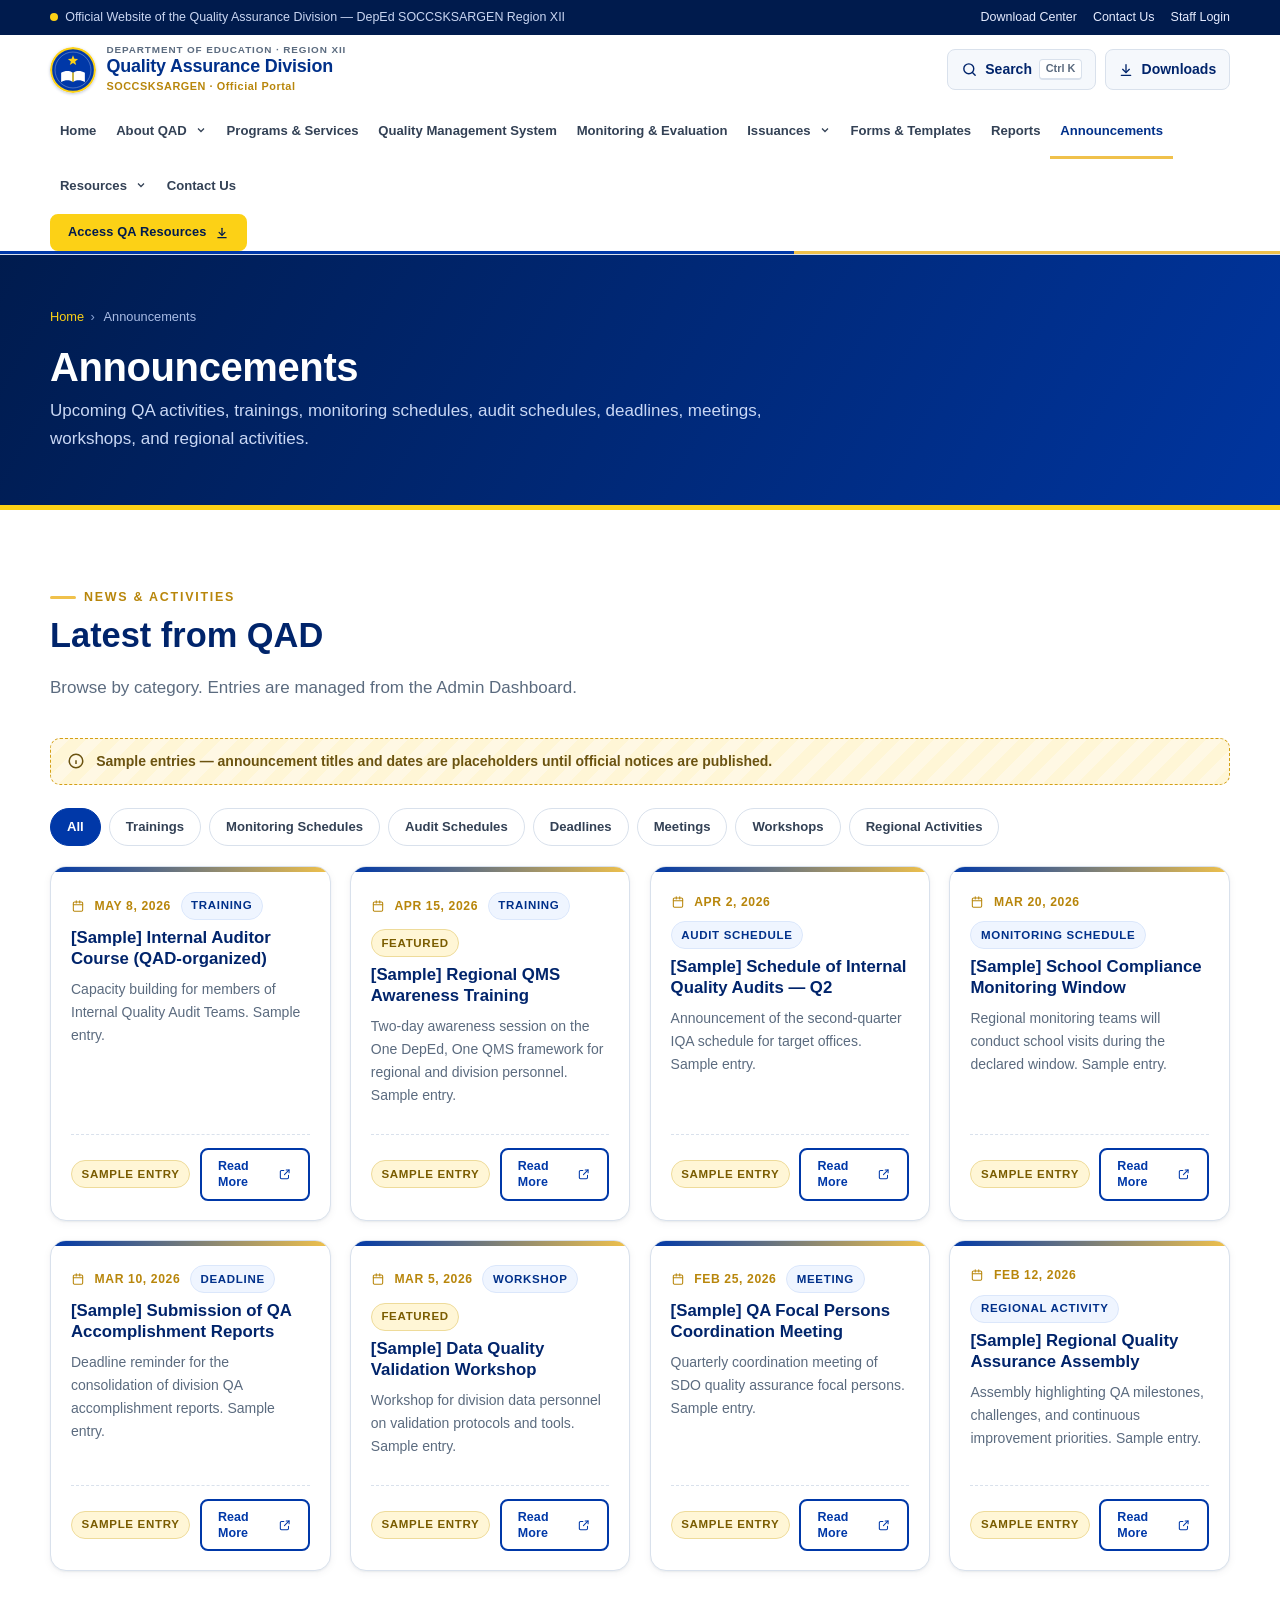
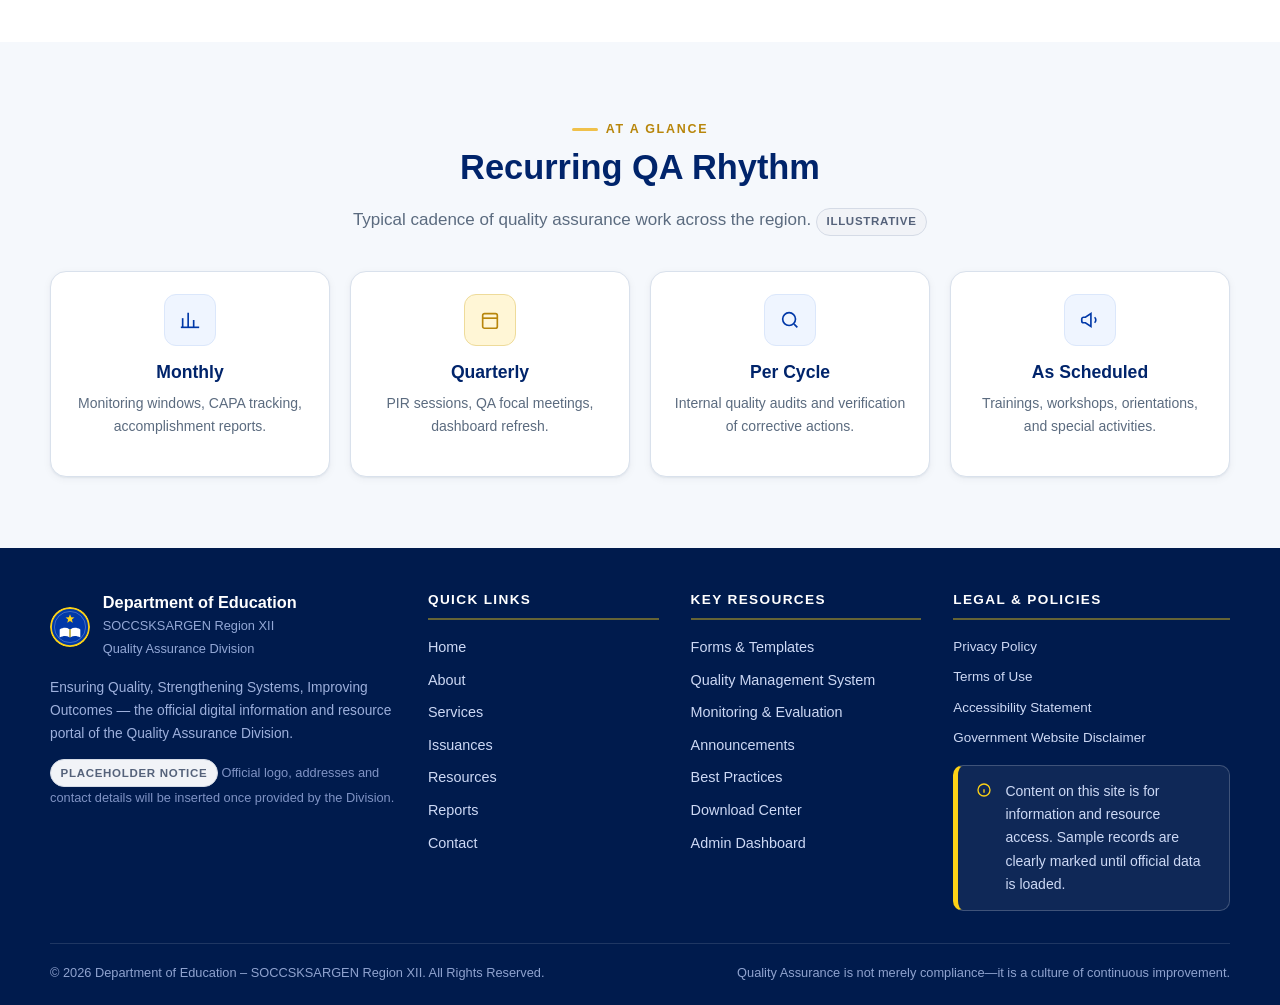
<file: announcements.html>
<!DOCTYPE html>
<html lang="en-PH">
<head>
  <meta charset="UTF-8">
  <meta name="viewport" content="width=device-width, initial-scale=1.0">
  <title>Announcements | QAD DepEd Region XII</title>
  <meta name="description" content="Upcoming QA activities, trainings, monitoring and audit schedules, deadlines, meetings, workshops and regional activities.">
  <meta name="author" content="Quality Assurance Division, DepEd SOCCSKSARGEN Region XII">
  <meta name="theme-color" content="#0038a8">
  <meta property="og:title" content="Announcements | QAD DepEd Region XII">
  <meta property="og:description" content="Upcoming QA activities, trainings, monitoring and audit schedules, deadlines, meetings, workshops and regional activities.">
  <meta property="og:type" content="website">
  <meta property="og:locale" content="en_PH">
  <link rel="icon" href="favicon.svg" type="image/svg+xml">
  <link rel="stylesheet" href="styles.css">
  <script type="application/ld+json">
  {
    "@context": "https://schema.org",
    "@type": "GovernmentService",
    "name": "Quality Assurance Division",
    "provider": {
      "@type": "Organization",
      "name": "Department of Education — SOCCSKSARGEN Region XII",
      "areaServed": "SOCCSKSARGEN (Region XII), Philippines"
    },
    "description": "Technical assistance, monitoring, evaluation, quality management and continuous improvement support for Region XII."
  }
  </script>
</head>
<body class="page-announcements">
<a class="skip-link" href="#main-content">Skip to main content</a>
<div class="topbar">
  <div class="container">
    <span class="topbar__tag">Official Website of the Quality Assurance Division — DepEd SOCCSKSARGEN Region XII</span>
    <div class="topbar__links">
      <a href="resources.html#downloads">Download Center</a>
      <a href="contact.html">Contact Us</a>
      <a href="admin-dashboard.html">Staff Login</a>
    </div>
  </div>
</div>

<header class="site-header" role="banner">
  <div class="container header-main">
    <a class="brand" href="index.html" aria-label="QAD DepEd Region XII — Home">
      <!-- Placeholder seal: replace with the official DepEd Region XII / QAD logo -->
      <svg class="brand__seal" viewBox="0 0 64 64" role="img" aria-label="QAD placeholder seal">
        <circle cx="32" cy="32" r="30.5" fill="#0038a8"/>
        <circle cx="32" cy="32" r="30.5" fill="none" stroke="#fcd116" stroke-width="3"/>
        <circle cx="32" cy="32" r="25" fill="none" stroke="#ffffff" stroke-width="1" opacity="0.4"/>
        <path fill="#fcd116" d="M32 11.5 33.9 16.4 39.1 16.7 35 20 36.4 25.1 32 22.2 27.6 25.1 29 20 24.9 16.7 30.1 16.4Z"/>
        <path fill="#ffffff" d="M15.5 35.8C21 32.6 26.8 32.6 31 35.4V48.4C26.8 45.6 21 45.6 15.5 48.8Z"/>
        <path fill="#ffffff" d="M48.5 35.8C43 32.6 37.2 32.6 33 35.4V48.4C37.2 45.6 43 45.6 48.5 48.8Z"/>
        <rect x="31" y="35" width="2" height="13.6" rx="1" fill="#fcd116"/>
      </svg>
      <span class="brand__text">
        <span class="brand__dep">Department of Education · Region XII</span>
        <span class="brand__title">Quality Assurance Division</span>
        <span class="brand__sub">SOCCSKSARGEN · Official Portal</span>
      </span>
    </a>

    <div class="header-actions">
      <button type="button" class="icon-btn" data-open-search aria-label="Open search">
        <svg width="17" height="17" viewBox="0 0 24 24" fill="none" stroke="currentColor" stroke-width="2" stroke-linecap="round" aria-hidden="true"><circle cx="11" cy="11" r="7"/><path d="M20 20l-3.5-3.5"/></svg>
        <span class="icon-btn__label">Search</span> <kbd>Ctrl K</kbd>
      </button>
      <a class="icon-btn" href="resources.html#downloads">
        <svg width="16" height="16" viewBox="0 0 24 24" fill="none" stroke="currentColor" stroke-width="2" stroke-linecap="round" aria-hidden="true"><path d="M12 4v11"/><path d="M7 11l5 5 5-5"/><path d="M5 20h14"/></svg>
        <span class="icon-btn__label">Downloads</span>
      </a>
      <button type="button" class="nav-toggle" aria-label="Toggle navigation menu" aria-expanded="false" aria-controls="main-nav">
        <span></span><span></span><span></span>
      </button>
    </div>
  </div>

  <nav class="main-nav" id="main-nav" aria-label="Primary">
    <div class="container">
      <ul class="nav-list">
        <li><a class="nav-link" data-page="index.html" href="index.html">Home</a></li>
        <li class="nav-item--drop">
          <a class="nav-link" data-page="about.html" href="about.html" aria-haspopup="true" aria-expanded="false">
            About QAD
            <svg class="caret" width="12" height="12" viewBox="0 0 24 24" fill="none" stroke="currentColor" stroke-width="2.5" aria-hidden="true"><path d="M6 9l6 6 6-6"/></svg>
          </a>
          <ul class="nav-dropdown">
            <li><a href="about.html#vision-mission">Vision, Mission &amp; Values</a></li>
            <li><a href="about.html#core-functions">Core Functions</a></li>
            <li><a href="about.html#structure">Organizational Structure</a></li>
            <li><a href="about.html#personnel">Key Personnel</a></li>
            <li><a href="about.html#contact-info">Contact Information</a></li>
          </ul>
        </li>
        <li><a class="nav-link" data-page="programs.html" href="programs.html">Programs &amp; Services</a></li>
        <li><a class="nav-link" data-page="qms.html" href="qms.html">Quality Management System</a></li>
        <li><a class="nav-link" data-page="monitoring.html" href="monitoring.html">Monitoring &amp; Evaluation</a></li>
        <li class="nav-item--drop">
          <a class="nav-link" data-page="issuances.html" href="issuances.html" aria-haspopup="true" aria-expanded="false">
            Issuances
            <svg class="caret" width="12" height="12" viewBox="0 0 24 24" fill="none" stroke="currentColor" stroke-width="2.5" aria-hidden="true"><path d="M6 9l6 6 6-6"/></svg>
          </a>
          <ul class="nav-dropdown">
            <li><a href="issuances.html">All Issuances</a></li>
            <li><a href="issuances.html?type=DepEd%20Orders">DepEd Orders</a></li>
            <li><a href="issuances.html?type=DepEd%20Memoranda">DepEd Memoranda</a></li>
            <li><a href="issuances.html?type=Regional%20Memoranda">Regional Memoranda</a></li>
            <li><a href="issuances.html?type=Regional%20Advisories">Regional Advisories</a></li>
            <li><a href="issuances.html?type=Office%20Memoranda">Office Memoranda</a></li>
            <li><a href="issuances.html?type=QA%20Guidelines">QA Guidelines</a></li>
            <li><a href="issuances.html?type=QMS%20Documents">QMS Documents</a></li>
          </ul>
        </li>
        <li><a class="nav-link" data-page="forms.html" href="forms.html">Forms &amp; Templates</a></li>
        <li><a class="nav-link" data-page="reports.html" href="reports.html">Reports</a></li>
        <li><a class="nav-link" data-page="announcements.html" href="announcements.html">Announcements</a></li>
        <li class="nav-item--drop">
          <a class="nav-link" data-page="resources.html" href="resources.html" aria-haspopup="true" aria-expanded="false">
            Resources
            <svg class="caret" width="12" height="12" viewBox="0 0 24 24" fill="none" stroke="currentColor" stroke-width="2.5" aria-hidden="true"><path d="M6 9l6 6 6-6"/></svg>
          </a>
          <ul class="nav-dropdown">
            <li><a href="resources.html">QA Knowledge Hub</a></li>
            <li><a href="resources.html#best-practices">Quality Practices in Action</a></li>
            <li><a href="resources.html#downloads">Download Center</a></li>
          </ul>
        </li>
        <li><a class="nav-link" data-page="contact.html" href="contact.html">Contact Us</a></li>
        <li style="display:none" data-wide-only><a class="nav-link" href="admin-dashboard.html">Admin</a></li>
      </ul>
      <a class="btn btn--gold nav-cta" href="resources.html#downloads">
        Access QA Resources
        <svg width="14" height="14" viewBox="0 0 24 24" fill="none" stroke="currentColor" stroke-width="2.2" stroke-linecap="round" aria-hidden="true"><path d="M12 4v11"/><path d="M7 11l5 5 5-5"/><path d="M5 20h14"/></svg>
      </a>
    </div>
  </nav>
</header>


<div class="search-modal" id="search-modal" role="dialog" aria-modal="true" aria-label="Search the QAD website" aria-hidden="true">
  <div class="search-panel">
    <div class="search-panel__bar">
      <svg width="20" height="20" viewBox="0 0 24 24" fill="none" stroke="currentColor" stroke-width="2" stroke-linecap="round" aria-hidden="true"><circle cx="11" cy="11" r="7"/><path d="M20 20l-3.5-3.5"/></svg>
      <label class="visually-hidden" for="global-search-input">Search issuances, forms, resources…</label>
      <input id="global-search-input" type="search" placeholder="Search issuances, forms, resources, announcements…" autocomplete="off">
      <button type="button" class="search-panel__close" id="search-close">Esc</button>
    </div>
    <ul class="search-results" id="global-search-results" role="listbox" aria-label="Search results"></ul>
    <div class="search-hint">
      <span>Try: <strong>monitoring</strong></span>
      <span><strong>QMS</strong></span>
      <span><strong>checklist</strong></span>
      <span>Press <kbd>Ctrl</kbd>+<kbd>K</kbd> anywhere</span>
    </div>
  </div>
</div>

<main id="main-content">

  <section class="page-hero">
    <div class="container">
      <ol class="breadcrumb" aria-label="Breadcrumb"><li><a href="index.html">Home</a></li><li>Announcements</li></ol>
      <h1>Announcements</h1>
      <p>Upcoming QA activities, trainings, monitoring schedules, audit schedules, deadlines, meetings, workshops, and regional activities.</p>
    </div>
  </section>

  <section class="section" aria-labelledby="ann-title">
    <div class="container">
      <div class="section-head">
        <span class="eyebrow">News &amp; Activities</span>
        <h2 id="ann-title">Latest from QAD</h2>
        <p>Browse by category. Entries are managed from the Admin Dashboard.</p>
      </div>

      <div class="sample-banner" role="note">
        <svg width="18" height="18" viewBox="0 0 24 24" fill="none" stroke="currentColor" stroke-width="2" aria-hidden="true"><circle cx="12" cy="12" r="9"/><path d="M12 11v5M12 8h.01"/></svg>
        <span><strong>Sample entries</strong> — announcement titles and dates are placeholders until official notices are published.</span>
      </div>

      <div class="tabs" role="tablist" aria-label="Announcement categories">
        <button class="tab is-active" role="tab" aria-selected="true" data-ann-tab="all">All</button>
        <button class="tab" role="tab" aria-selected="false" data-ann-tab="Training">Trainings</button>
        <button class="tab" role="tab" aria-selected="false" data-ann-tab="Monitoring Schedule">Monitoring Schedules</button>
        <button class="tab" role="tab" aria-selected="false" data-ann-tab="Audit Schedule">Audit Schedules</button>
        <button class="tab" role="tab" aria-selected="false" data-ann-tab="Deadline">Deadlines</button>
        <button class="tab" role="tab" aria-selected="false" data-ann-tab="Meeting">Meetings</button>
        <button class="tab" role="tab" aria-selected="false" data-ann-tab="Workshop">Workshops</button>
        <button class="tab" role="tab" aria-selected="false" data-ann-tab="Regional Activity">Regional Activities</button>
      </div>

      <div class="news-grid" id="ann-grid" aria-live="polite">
        <div class="empty-state">Loading announcements…</div>
      </div>
    </div>
  </section>

  <section class="section section--tint" aria-labelledby="sched-title">
    <div class="container">
      <div class="section-head section-head--center">
        <span class="eyebrow">At a Glance</span>
        <h2 id="sched-title">Recurring QA Rhythm</h2>
        <p>Typical cadence of quality assurance work across the region. <span class="chip chip--placeholder">Illustrative</span></p>
      </div>
      <div class="grid grid-4">
        <div class="card text-center"><div class="card__icon" style="margin-inline:auto;"><svg width="22" height="22" viewBox="0 0 24 24" fill="none" stroke="currentColor" stroke-width="1.8"><path d="M4 20V10"/><path d="M10 20V4"/><path d="M16 20v-8"/><path d="M22 20H2"/></svg></div><h3>Monthly</h3><p>Monitoring windows, CAPA tracking, accomplishment reports.</p></div>
        <div class="card text-center"><div class="card__icon card__icon--gold" style="margin-inline:auto;"><svg width="22" height="22" viewBox="0 0 24 24" fill="none" stroke="currentColor" stroke-width="1.8"><rect x="4" y="5" width="16" height="16" rx="2"/><path d="M4 10h16"/></svg></div><h3>Quarterly</h3><p>PIR sessions, QA focal meetings, dashboard refresh.</p></div>
        <div class="card text-center"><div class="card__icon" style="margin-inline:auto;"><svg width="22" height="22" viewBox="0 0 24 24" fill="none" stroke="currentColor" stroke-width="1.8"><circle cx="11" cy="11" r="7"/><path d="M20 20l-3.5-3.5"/></svg></div><h3>Per Cycle</h3><p>Internal quality audits and verification of corrective actions.</p></div>
        <div class="card text-center"><div class="card__icon" style="margin-inline:auto;"><svg width="22" height="22" viewBox="0 0 24 24" fill="none" stroke="currentColor" stroke-width="1.8"><path d="M3 11v2a2 2 0 0 0 2 2h2l6 4V5L7 9H5a2 2 0 0 0-2 2z"/><path d="M17 9a4 4 0 0 1 0 6"/></svg></div><h3>As Scheduled</h3><p>Trainings, workshops, orientations, and special activities.</p></div>
      </div>
    </div>
  </section>

</main>

<footer class="site-footer" role="contentinfo">
  <div class="container">
    <div class="footer-grid">
      <div>
        <div class="footer-brand">
          <svg width="40" height="40" viewBox="0 0 64 64" aria-hidden="true">
            <circle cx="32" cy="32" r="30.5" fill="#0038a8"/>
            <circle cx="32" cy="32" r="30.5" fill="none" stroke="#fcd116" stroke-width="3"/>
            <circle cx="32" cy="32" r="25" fill="none" stroke="#ffffff" stroke-width="1" opacity="0.4"/>
            <path fill="#fcd116" d="M32 11.5 33.9 16.4 39.1 16.7 35 20 36.4 25.1 32 22.2 27.6 25.1 29 20 24.9 16.7 30.1 16.4Z"/>
            <path fill="#ffffff" d="M15.5 35.8C21 32.6 26.8 32.6 31 35.4V48.4C26.8 45.6 21 45.6 15.5 48.8Z"/>
            <path fill="#ffffff" d="M48.5 35.8C43 32.6 37.2 32.6 33 35.4V48.4C37.2 45.6 43 45.6 48.5 48.8Z"/>
            <rect x="31" y="35" width="2" height="13.6" rx="1" fill="#fcd116"/>
          </svg>
          <div>
            <strong>Department of Education</strong>
            <span>SOCCSKSARGEN Region XII<br>Quality Assurance Division</span>
          </div>
        </div>
        <p style="font-size:.86rem;color:#9db0dc;">
          Ensuring Quality, Strengthening Systems, Improving Outcomes — the official digital information and resource portal of the Quality Assurance Division.
        </p>
        <p style="font-size:.8rem;color:#7f93c4;">
          <span class="chip chip--placeholder">Placeholder notice</span>
          Official logo, addresses and contact details will be inserted once provided by the Division.
        </p>
      </div>

      <div>
        <h3>Quick Links</h3>
        <ul class="footer-links">
          <li><a href="index.html">Home</a></li>
          <li><a href="about.html">About</a></li>
          <li><a href="programs.html">Services</a></li>
          <li><a href="issuances.html">Issuances</a></li>
          <li><a href="resources.html">Resources</a></li>
          <li><a href="reports.html">Reports</a></li>
          <li><a href="contact.html">Contact</a></li>
        </ul>
      </div>

      <div>
        <h3>Key Resources</h3>
        <ul class="footer-links">
          <li><a href="forms.html">Forms &amp; Templates</a></li>
          <li><a href="qms.html">Quality Management System</a></li>
          <li><a href="monitoring.html">Monitoring &amp; Evaluation</a></li>
          <li><a href="announcements.html">Announcements</a></li>
          <li><a href="resources.html#best-practices">Best Practices</a></li>
          <li><a href="resources.html#downloads">Download Center</a></li>
          <li><a href="admin-dashboard.html">Admin Dashboard</a></li>
        </ul>
      </div>

      <div>
        <h3>Legal &amp; Policies</h3>
        <ul class="footer-legal">
          <li><a href="#" data-demo-link>Privacy Policy</a></li>
          <li><a href="#" data-demo-link>Terms of Use</a></li>
          <li><a href="#" data-demo-link>Accessibility Statement</a></li>
          <li><a href="#" data-demo-link>Government Website Disclaimer</a></li>
        </ul>
        <div class="callout callout--info" style="margin-top:1rem;background:rgba(255,255,255,.06);border-color:rgba(255,255,255,.2);border-left-color:#fcd116;color:#cdd9f5;">
          <svg width="16" height="16" viewBox="0 0 24 24" fill="none" stroke="#fcd116" stroke-width="2" aria-hidden="true"><circle cx="12" cy="12" r="9"/><path d="M12 11v5M12 8h.01"/></svg>
          <span>Content on this site is for information and resource access. Sample records are clearly marked until official data is loaded.</span>
        </div>
      </div>
    </div>

    <div class="footer-bottom">
      <p>© <span data-year>2026</span> Department of Education – SOCCSKSARGEN Region XII. All Rights Reserved.</p>
      <p>Quality Assurance is not merely compliance—it is a culture of continuous improvement.</p>
    </div>
  </div>
</footer>

<script src="data.js" defer></script>
<script src="main.js" defer></script>
</body>
</html>
</file>
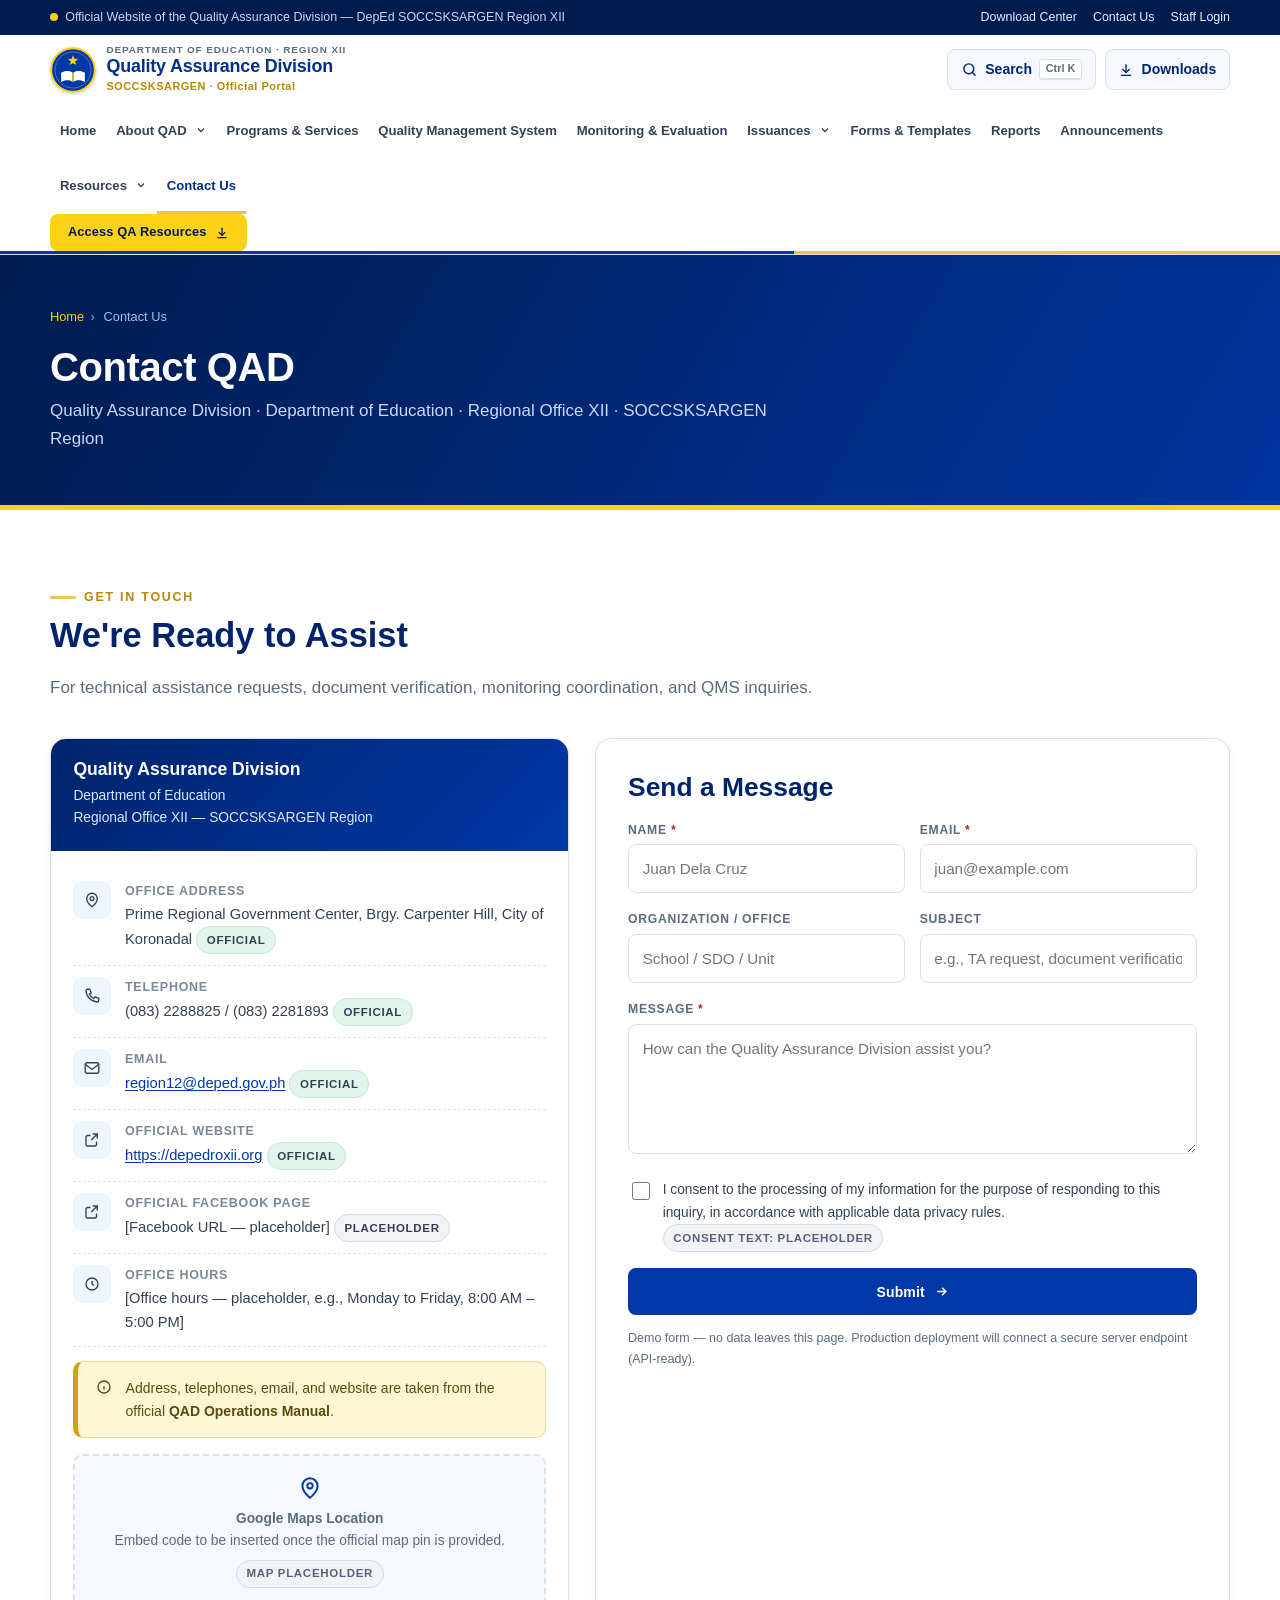
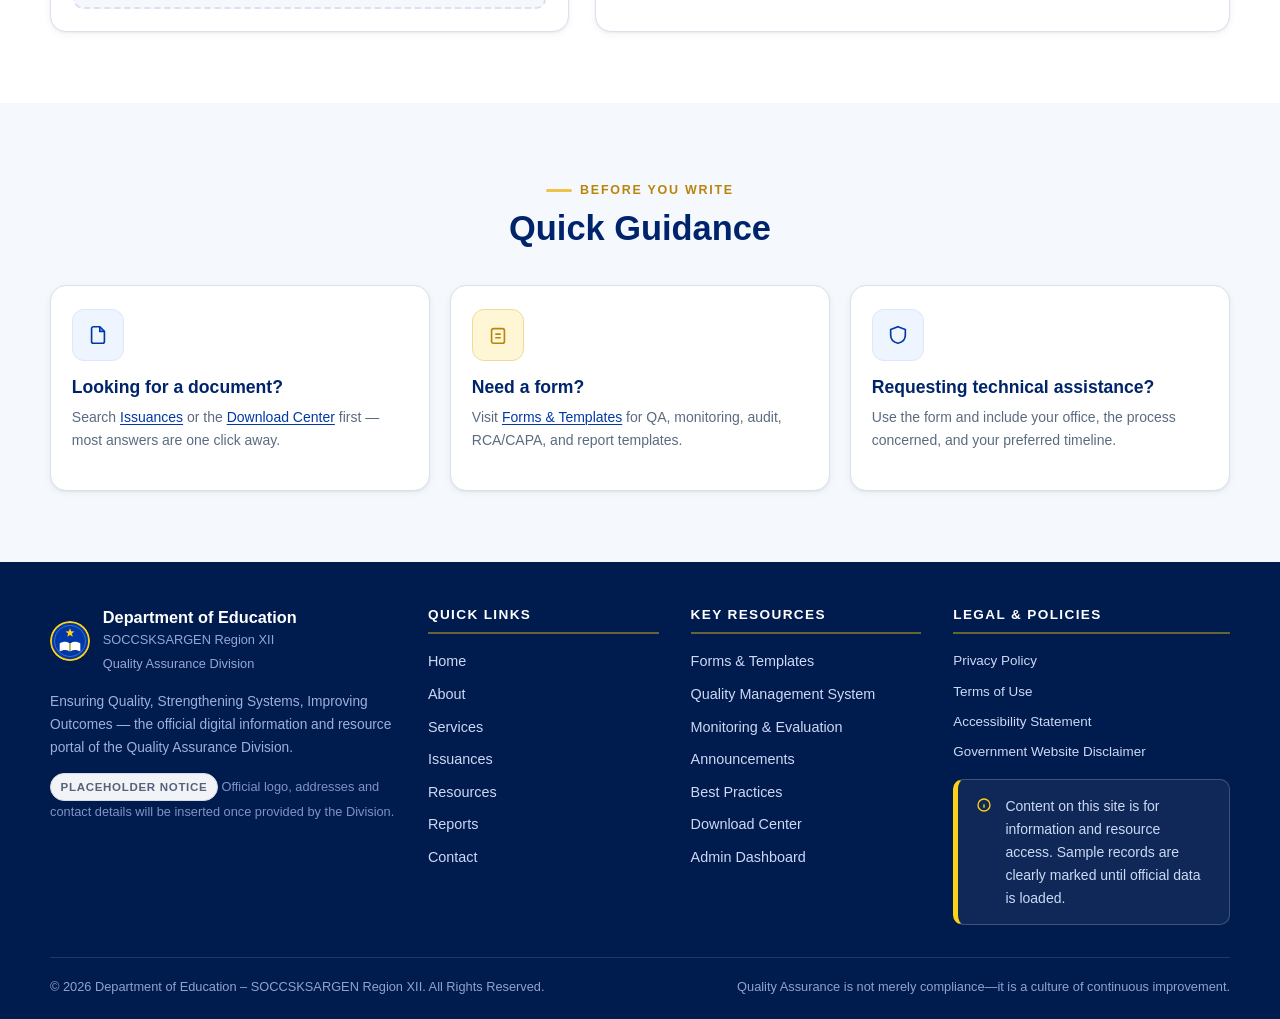
<file: contact.html>
<!DOCTYPE html>
<html lang="en-PH">
<head>
  <meta charset="UTF-8">
  <meta name="viewport" content="width=device-width, initial-scale=1.0">
  <title>Contact QAD | QAD DepEd Region XII</title>
  <meta name="description" content="Contact the Quality Assurance Division, Department of Education Regional Office XII, SOCCSKSARGEN Region.">
  <meta name="author" content="Quality Assurance Division, DepEd SOCCSKSARGEN Region XII">
  <meta name="theme-color" content="#0038a8">
  <meta property="og:title" content="Contact QAD | QAD DepEd Region XII">
  <meta property="og:description" content="Contact the Quality Assurance Division, Department of Education Regional Office XII, SOCCSKSARGEN Region.">
  <meta property="og:type" content="website">
  <meta property="og:locale" content="en_PH">
  <link rel="icon" href="favicon.svg" type="image/svg+xml">
  <link rel="stylesheet" href="styles.css">
  <script type="application/ld+json">
  {
    "@context": "https://schema.org",
    "@type": "GovernmentService",
    "name": "Quality Assurance Division",
    "provider": {
      "@type": "Organization",
      "name": "Department of Education — SOCCSKSARGEN Region XII",
      "areaServed": "SOCCSKSARGEN (Region XII), Philippines"
    },
    "description": "Technical assistance, monitoring, evaluation, quality management and continuous improvement support for Region XII."
  }
  </script>
</head>
<body class="page-contact">
<a class="skip-link" href="#main-content">Skip to main content</a>
<div class="topbar">
  <div class="container">
    <span class="topbar__tag">Official Website of the Quality Assurance Division — DepEd SOCCSKSARGEN Region XII</span>
    <div class="topbar__links">
      <a href="resources.html#downloads">Download Center</a>
      <a href="contact.html">Contact Us</a>
      <a href="admin-dashboard.html">Staff Login</a>
    </div>
  </div>
</div>

<header class="site-header" role="banner">
  <div class="container header-main">
    <a class="brand" href="index.html" aria-label="QAD DepEd Region XII — Home">
      <!-- Placeholder seal: replace with the official DepEd Region XII / QAD logo -->
      <svg class="brand__seal" viewBox="0 0 64 64" role="img" aria-label="QAD placeholder seal">
        <circle cx="32" cy="32" r="30.5" fill="#0038a8"/>
        <circle cx="32" cy="32" r="30.5" fill="none" stroke="#fcd116" stroke-width="3"/>
        <circle cx="32" cy="32" r="25" fill="none" stroke="#ffffff" stroke-width="1" opacity="0.4"/>
        <path fill="#fcd116" d="M32 11.5 33.9 16.4 39.1 16.7 35 20 36.4 25.1 32 22.2 27.6 25.1 29 20 24.9 16.7 30.1 16.4Z"/>
        <path fill="#ffffff" d="M15.5 35.8C21 32.6 26.8 32.6 31 35.4V48.4C26.8 45.6 21 45.6 15.5 48.8Z"/>
        <path fill="#ffffff" d="M48.5 35.8C43 32.6 37.2 32.6 33 35.4V48.4C37.2 45.6 43 45.6 48.5 48.8Z"/>
        <rect x="31" y="35" width="2" height="13.6" rx="1" fill="#fcd116"/>
      </svg>
      <span class="brand__text">
        <span class="brand__dep">Department of Education · Region XII</span>
        <span class="brand__title">Quality Assurance Division</span>
        <span class="brand__sub">SOCCSKSARGEN · Official Portal</span>
      </span>
    </a>

    <div class="header-actions">
      <button type="button" class="icon-btn" data-open-search aria-label="Open search">
        <svg width="17" height="17" viewBox="0 0 24 24" fill="none" stroke="currentColor" stroke-width="2" stroke-linecap="round" aria-hidden="true"><circle cx="11" cy="11" r="7"/><path d="M20 20l-3.5-3.5"/></svg>
        <span class="icon-btn__label">Search</span> <kbd>Ctrl K</kbd>
      </button>
      <a class="icon-btn" href="resources.html#downloads">
        <svg width="16" height="16" viewBox="0 0 24 24" fill="none" stroke="currentColor" stroke-width="2" stroke-linecap="round" aria-hidden="true"><path d="M12 4v11"/><path d="M7 11l5 5 5-5"/><path d="M5 20h14"/></svg>
        <span class="icon-btn__label">Downloads</span>
      </a>
      <button type="button" class="nav-toggle" aria-label="Toggle navigation menu" aria-expanded="false" aria-controls="main-nav">
        <span></span><span></span><span></span>
      </button>
    </div>
  </div>

  <nav class="main-nav" id="main-nav" aria-label="Primary">
    <div class="container">
      <ul class="nav-list">
        <li><a class="nav-link" data-page="index.html" href="index.html">Home</a></li>
        <li class="nav-item--drop">
          <a class="nav-link" data-page="about.html" href="about.html" aria-haspopup="true" aria-expanded="false">
            About QAD
            <svg class="caret" width="12" height="12" viewBox="0 0 24 24" fill="none" stroke="currentColor" stroke-width="2.5" aria-hidden="true"><path d="M6 9l6 6 6-6"/></svg>
          </a>
          <ul class="nav-dropdown">
            <li><a href="about.html#vision-mission">Vision, Mission &amp; Values</a></li>
            <li><a href="about.html#core-functions">Core Functions</a></li>
            <li><a href="about.html#structure">Organizational Structure</a></li>
            <li><a href="about.html#personnel">Key Personnel</a></li>
            <li><a href="about.html#contact-info">Contact Information</a></li>
          </ul>
        </li>
        <li><a class="nav-link" data-page="programs.html" href="programs.html">Programs &amp; Services</a></li>
        <li><a class="nav-link" data-page="qms.html" href="qms.html">Quality Management System</a></li>
        <li><a class="nav-link" data-page="monitoring.html" href="monitoring.html">Monitoring &amp; Evaluation</a></li>
        <li class="nav-item--drop">
          <a class="nav-link" data-page="issuances.html" href="issuances.html" aria-haspopup="true" aria-expanded="false">
            Issuances
            <svg class="caret" width="12" height="12" viewBox="0 0 24 24" fill="none" stroke="currentColor" stroke-width="2.5" aria-hidden="true"><path d="M6 9l6 6 6-6"/></svg>
          </a>
          <ul class="nav-dropdown">
            <li><a href="issuances.html">All Issuances</a></li>
            <li><a href="issuances.html?type=DepEd%20Orders">DepEd Orders</a></li>
            <li><a href="issuances.html?type=DepEd%20Memoranda">DepEd Memoranda</a></li>
            <li><a href="issuances.html?type=Regional%20Memoranda">Regional Memoranda</a></li>
            <li><a href="issuances.html?type=Regional%20Advisories">Regional Advisories</a></li>
            <li><a href="issuances.html?type=Office%20Memoranda">Office Memoranda</a></li>
            <li><a href="issuances.html?type=QA%20Guidelines">QA Guidelines</a></li>
            <li><a href="issuances.html?type=QMS%20Documents">QMS Documents</a></li>
          </ul>
        </li>
        <li><a class="nav-link" data-page="forms.html" href="forms.html">Forms &amp; Templates</a></li>
        <li><a class="nav-link" data-page="reports.html" href="reports.html">Reports</a></li>
        <li><a class="nav-link" data-page="announcements.html" href="announcements.html">Announcements</a></li>
        <li class="nav-item--drop">
          <a class="nav-link" data-page="resources.html" href="resources.html" aria-haspopup="true" aria-expanded="false">
            Resources
            <svg class="caret" width="12" height="12" viewBox="0 0 24 24" fill="none" stroke="currentColor" stroke-width="2.5" aria-hidden="true"><path d="M6 9l6 6 6-6"/></svg>
          </a>
          <ul class="nav-dropdown">
            <li><a href="resources.html">QA Knowledge Hub</a></li>
            <li><a href="resources.html#best-practices">Quality Practices in Action</a></li>
            <li><a href="resources.html#downloads">Download Center</a></li>
          </ul>
        </li>
        <li><a class="nav-link" data-page="contact.html" href="contact.html">Contact Us</a></li>
        <li style="display:none" data-wide-only><a class="nav-link" href="admin-dashboard.html">Admin</a></li>
      </ul>
      <a class="btn btn--gold nav-cta" href="resources.html#downloads">
        Access QA Resources
        <svg width="14" height="14" viewBox="0 0 24 24" fill="none" stroke="currentColor" stroke-width="2.2" stroke-linecap="round" aria-hidden="true"><path d="M12 4v11"/><path d="M7 11l5 5 5-5"/><path d="M5 20h14"/></svg>
      </a>
    </div>
  </nav>
</header>


<div class="search-modal" id="search-modal" role="dialog" aria-modal="true" aria-label="Search the QAD website" aria-hidden="true">
  <div class="search-panel">
    <div class="search-panel__bar">
      <svg width="20" height="20" viewBox="0 0 24 24" fill="none" stroke="currentColor" stroke-width="2" stroke-linecap="round" aria-hidden="true"><circle cx="11" cy="11" r="7"/><path d="M20 20l-3.5-3.5"/></svg>
      <label class="visually-hidden" for="global-search-input">Search issuances, forms, resources…</label>
      <input id="global-search-input" type="search" placeholder="Search issuances, forms, resources, announcements…" autocomplete="off">
      <button type="button" class="search-panel__close" id="search-close">Esc</button>
    </div>
    <ul class="search-results" id="global-search-results" role="listbox" aria-label="Search results"></ul>
    <div class="search-hint">
      <span>Try: <strong>monitoring</strong></span>
      <span><strong>QMS</strong></span>
      <span><strong>checklist</strong></span>
      <span>Press <kbd>Ctrl</kbd>+<kbd>K</kbd> anywhere</span>
    </div>
  </div>
</div>

<main id="main-content">

  <section class="page-hero">
    <div class="container">
      <ol class="breadcrumb" aria-label="Breadcrumb"><li><a href="index.html">Home</a></li><li>Contact Us</li></ol>
      <h1>Contact QAD</h1>
      <p>Quality Assurance Division · Department of Education · Regional Office XII · SOCCSKSARGEN Region</p>
    </div>
  </section>

  <section class="section" aria-labelledby="contact-title">
    <div class="container">
      <div class="section-head">
        <span class="eyebrow">Get in Touch</span>
        <h2 id="contact-title">We're Ready to Assist</h2>
        <p>For technical assistance requests, document verification, monitoring coordination, and QMS inquiries.</p>
      </div>

      <div class="contact-grid">
        <!-- Contact details -->
        <div class="contact-info-card">
          <div class="contact-info-card__head">
            <h3>Quality Assurance Division</h3>
            <p>Department of Education<br>Regional Office XII — SOCCSKSARGEN Region</p>
          </div>
          <div class="contact-info-card__body">
            <div class="contact-line">
              <span class="contact-line__icon"><svg width="18" height="18" viewBox="0 0 24 24" fill="none" stroke="currentColor" stroke-width="1.8"><path d="M12 21s-7-5.2-7-11a7 7 0 0 1 14 0c0 5.8-7 11-7 11z"/><circle cx="12" cy="10" r="2.5"/></svg></span>
              <div><strong>Office Address</strong><span>Prime Regional Government Center, Brgy. Carpenter Hill, City of Koronadal <span class="chip chip--green">Official</span></span></div>
            </div>
            <div class="contact-line">
              <span class="contact-line__icon"><svg width="18" height="18" viewBox="0 0 24 24" fill="none" stroke="currentColor" stroke-width="1.8"><path d="M6 3h3l2 5-2.5 1.5a12 12 0 0 0 6 6L16 13l5 2v3a2 2 0 0 1-2 2A16 16 0 0 1 4 5a2 2 0 0 1 2-2z"/></svg></span>
              <div><strong>Telephone</strong><span>(083) 2288825 / (083) 2281893 <span class="chip chip--green">Official</span></span></div>
            </div>
            <div class="contact-line">
              <span class="contact-line__icon"><svg width="18" height="18" viewBox="0 0 24 24" fill="none" stroke="currentColor" stroke-width="1.8"><rect x="3" y="5" width="18" height="14" rx="2"/><path d="M3 7l9 7 9-7"/></svg></span>
              <div><strong>Email</strong><span><a href="mailto:region12@deped.gov.ph">region12@deped.gov.ph</a> <span class="chip chip--green">Official</span></span></div>
            </div>
            <div class="contact-line">
              <span class="contact-line__icon"><svg width="18" height="18" viewBox="0 0 24 24" fill="none" stroke="currentColor" stroke-width="1.8"><path d="M13 4h6v6M19 4l-8 8"/><path d="M18 14v4a2 2 0 0 1-2 2H6a2 2 0 0 1-2-2V8a2 2 0 0 1 2-2h4"/></svg></span>
              <div><strong>Official Website</strong><span><a href="https://depedroxii.org" target="_blank" rel="noopener">https://depedroxii.org</a> <span class="chip chip--green">Official</span></span></div>
            </div>
            <div class="contact-line">
              <span class="contact-line__icon"><svg width="18" height="18" viewBox="0 0 24 24" fill="none" stroke="currentColor" stroke-width="1.8"><path d="M13 4h6v6M19 4l-8 8"/><path d="M18 14v4a2 2 0 0 1-2 2H6a2 2 0 0 1-2-2V8a2 2 0 0 1 2-2h4"/></svg></span>
              <div><strong>Official Facebook Page</strong><span>[Facebook URL — placeholder] <span class="chip chip--placeholder">Placeholder</span></span></div>
            </div>
            <div class="contact-line">
              <span class="contact-line__icon"><svg width="18" height="18" viewBox="0 0 24 24" fill="none" stroke="currentColor" stroke-width="1.8"><circle cx="12" cy="12" r="8"/><path d="M12 8v4l3 2"/></svg></span>
              <div><strong>Office Hours</strong><span>[Office hours — placeholder, e.g., Monday to Friday, 8:00 AM – 5:00 PM]</span></div>
            </div>

            <div class="callout" style="margin-top:.9rem;">
              <svg width="16" height="16" viewBox="0 0 24 24" fill="none" stroke="currentColor" stroke-width="2" aria-hidden="true"><circle cx="12" cy="12" r="9"/><path d="M12 11v5M12 8h.01"/></svg>
              <span>Address, telephones, email, and website are taken from the official <strong>QAD Operations Manual</strong>.</span>
            </div>

            <div class="map-placeholder" role="img" aria-label="Map location placeholder">
              <div>
                <svg width="26" height="26" viewBox="0 0 24 24" fill="none" stroke="#0038a8" stroke-width="1.8" aria-hidden="true" style="margin:0 auto .4rem;"><path d="M12 21s-7-5.2-7-11a7 7 0 0 1 14 0c0 5.8-7 11-7 11z"/><circle cx="12" cy="10" r="2.5"/></svg>
                <strong>Google Maps Location</strong><br>
                Embed code to be inserted once the official map pin is provided.<br>
                <span class="chip chip--placeholder" style="margin-top:.4rem;display:inline-flex;">Map placeholder</span>
              </div>
            </div>
          </div>
        </div>

        <!-- Contact form -->
        <div class="form-card">
          <h3 style="margin-bottom:1rem;">Send a Message</h3>
          <form id="contact-form" novalidate>
            <div class="form-row form-row--2">
              <div class="field">
                <label for="cf-name">Name <span aria-hidden="true" style="color:var(--red-600);">*</span></label>
                <input id="cf-name" name="name" type="text" autocomplete="name" required aria-required="true" placeholder="Juan Dela Cruz">
              </div>
              <div class="field">
                <label for="cf-email">Email <span aria-hidden="true" style="color:var(--red-600);">*</span></label>
                <input id="cf-email" name="email" type="email" autocomplete="email" required aria-required="true" placeholder="juan@example.com">
              </div>
            </div>
            <div class="form-row form-row--2 mt-1">
              <div class="field">
                <label for="cf-org">Organization / Office</label>
                <input id="cf-org" name="organization" type="text" autocomplete="organization" placeholder="School / SDO / Unit">
              </div>
              <div class="field">
                <label for="cf-subject">Subject</label>
                <input id="cf-subject" name="subject" type="text" placeholder="e.g., TA request, document verification">
              </div>
            </div>
            <div class="field mt-1">
              <label for="cf-message">Message <span aria-hidden="true" style="color:var(--red-600);">*</span></label>
              <textarea id="cf-message" name="message" required aria-required="true" placeholder="How can the Quality Assurance Division assist you?"></textarea>
            </div>
            <div class="field mt-1" style="display:flex;gap:.6rem;align-items:flex-start;">
              <input type="checkbox" id="cf-consent" name="consent" style="width:18px;height:18px;margin-top:3px;flex:0 0 auto;" required>
              <label for="cf-consent" style="text-transform:none;letter-spacing:0;font-weight:500;font-size:.86rem;color:var(--ink-700);margin:0;">
                I consent to the processing of my information for the purpose of responding to this inquiry, in accordance with applicable data privacy rules. <span class="chip chip--placeholder">Consent text: placeholder</span>
              </label>
            </div>
            <button class="btn btn--primary btn--block mt-1" type="submit">
              Submit
              <svg width="15" height="15" viewBox="0 0 24 24" fill="none" stroke="currentColor" stroke-width="2.2" aria-hidden="true"><path d="M5 12h14M13 6l6 6-6 6"/></svg>
            </button>
            <div class="form-status" id="contact-status" tabindex="-1" role="status" aria-live="polite"></div>
            <p class="text-muted" style="font-size:.78rem;margin-top:.8rem;margin-bottom:0;">Demo form — no data leaves this page. Production deployment will connect a secure server endpoint (API-ready).</p>
          </form>
        </div>
      </div>
    </div>
  </section>

  <section class="section section--tint" aria-labelledby="faq-title">
    <div class="container">
      <div class="section-head section-head--center">
        <span class="eyebrow">Before You Write</span>
        <h2 id="faq-title">Quick Guidance</h2>
      </div>
      <div class="grid grid-3">
        <div class="card"><div class="card__icon"><svg width="22" height="22" viewBox="0 0 24 24" fill="none" stroke="currentColor" stroke-width="1.8"><path d="M14 3H7a2 2 0 0 0-2 2v14a2 2 0 0 0 2 2h10a2 2 0 0 0 2-2V8z"/><path d="M14 3v5h5"/></svg></div><h3>Looking for a document?</h3><p>Search <a href="issuances.html">Issuances</a> or the <a href="resources.html#downloads">Download Center</a> first — most answers are one click away.</p></div>
        <div class="card"><div class="card__icon card__icon--gold"><svg width="22" height="22" viewBox="0 0 24 24" fill="none" stroke="currentColor" stroke-width="1.8"><rect x="5" y="5" width="14" height="16" rx="2"/><path d="M9 11h6M9 15h6"/></svg></div><h3>Need a form?</h3><p>Visit <a href="forms.html">Forms &amp; Templates</a> for QA, monitoring, audit, RCA/CAPA, and report templates.</p></div>
        <div class="card"><div class="card__icon"><svg width="22" height="22" viewBox="0 0 24 24" fill="none" stroke="currentColor" stroke-width="1.8"><path d="M12 3l8 3v6c0 5-3.5 8-8 9-4.5-1-8-4-8-9V6z"/></svg></div><h3>Requesting technical assistance?</h3><p>Use the form and include your office, the process concerned, and your preferred timeline.</p></div>
      </div>
    </div>
  </section>

</main>

<footer class="site-footer" role="contentinfo">
  <div class="container">
    <div class="footer-grid">
      <div>
        <div class="footer-brand">
          <svg width="40" height="40" viewBox="0 0 64 64" aria-hidden="true">
            <circle cx="32" cy="32" r="30.5" fill="#0038a8"/>
            <circle cx="32" cy="32" r="30.5" fill="none" stroke="#fcd116" stroke-width="3"/>
            <circle cx="32" cy="32" r="25" fill="none" stroke="#ffffff" stroke-width="1" opacity="0.4"/>
            <path fill="#fcd116" d="M32 11.5 33.9 16.4 39.1 16.7 35 20 36.4 25.1 32 22.2 27.6 25.1 29 20 24.9 16.7 30.1 16.4Z"/>
            <path fill="#ffffff" d="M15.5 35.8C21 32.6 26.8 32.6 31 35.4V48.4C26.8 45.6 21 45.6 15.5 48.8Z"/>
            <path fill="#ffffff" d="M48.5 35.8C43 32.6 37.2 32.6 33 35.4V48.4C37.2 45.6 43 45.6 48.5 48.8Z"/>
            <rect x="31" y="35" width="2" height="13.6" rx="1" fill="#fcd116"/>
          </svg>
          <div>
            <strong>Department of Education</strong>
            <span>SOCCSKSARGEN Region XII<br>Quality Assurance Division</span>
          </div>
        </div>
        <p style="font-size:.86rem;color:#9db0dc;">
          Ensuring Quality, Strengthening Systems, Improving Outcomes — the official digital information and resource portal of the Quality Assurance Division.
        </p>
        <p style="font-size:.8rem;color:#7f93c4;">
          <span class="chip chip--placeholder">Placeholder notice</span>
          Official logo, addresses and contact details will be inserted once provided by the Division.
        </p>
      </div>

      <div>
        <h3>Quick Links</h3>
        <ul class="footer-links">
          <li><a href="index.html">Home</a></li>
          <li><a href="about.html">About</a></li>
          <li><a href="programs.html">Services</a></li>
          <li><a href="issuances.html">Issuances</a></li>
          <li><a href="resources.html">Resources</a></li>
          <li><a href="reports.html">Reports</a></li>
          <li><a href="contact.html">Contact</a></li>
        </ul>
      </div>

      <div>
        <h3>Key Resources</h3>
        <ul class="footer-links">
          <li><a href="forms.html">Forms &amp; Templates</a></li>
          <li><a href="qms.html">Quality Management System</a></li>
          <li><a href="monitoring.html">Monitoring &amp; Evaluation</a></li>
          <li><a href="announcements.html">Announcements</a></li>
          <li><a href="resources.html#best-practices">Best Practices</a></li>
          <li><a href="resources.html#downloads">Download Center</a></li>
          <li><a href="admin-dashboard.html">Admin Dashboard</a></li>
        </ul>
      </div>

      <div>
        <h3>Legal &amp; Policies</h3>
        <ul class="footer-legal">
          <li><a href="#" data-demo-link>Privacy Policy</a></li>
          <li><a href="#" data-demo-link>Terms of Use</a></li>
          <li><a href="#" data-demo-link>Accessibility Statement</a></li>
          <li><a href="#" data-demo-link>Government Website Disclaimer</a></li>
        </ul>
        <div class="callout callout--info" style="margin-top:1rem;background:rgba(255,255,255,.06);border-color:rgba(255,255,255,.2);border-left-color:#fcd116;color:#cdd9f5;">
          <svg width="16" height="16" viewBox="0 0 24 24" fill="none" stroke="#fcd116" stroke-width="2" aria-hidden="true"><circle cx="12" cy="12" r="9"/><path d="M12 11v5M12 8h.01"/></svg>
          <span>Content on this site is for information and resource access. Sample records are clearly marked until official data is loaded.</span>
        </div>
      </div>
    </div>

    <div class="footer-bottom">
      <p>© <span data-year>2026</span> Department of Education – SOCCSKSARGEN Region XII. All Rights Reserved.</p>
      <p>Quality Assurance is not merely compliance—it is a culture of continuous improvement.</p>
    </div>
  </div>
</footer>

<script src="data.js" defer></script>
<script src="main.js" defer></script>
</body>
</html>
</file>
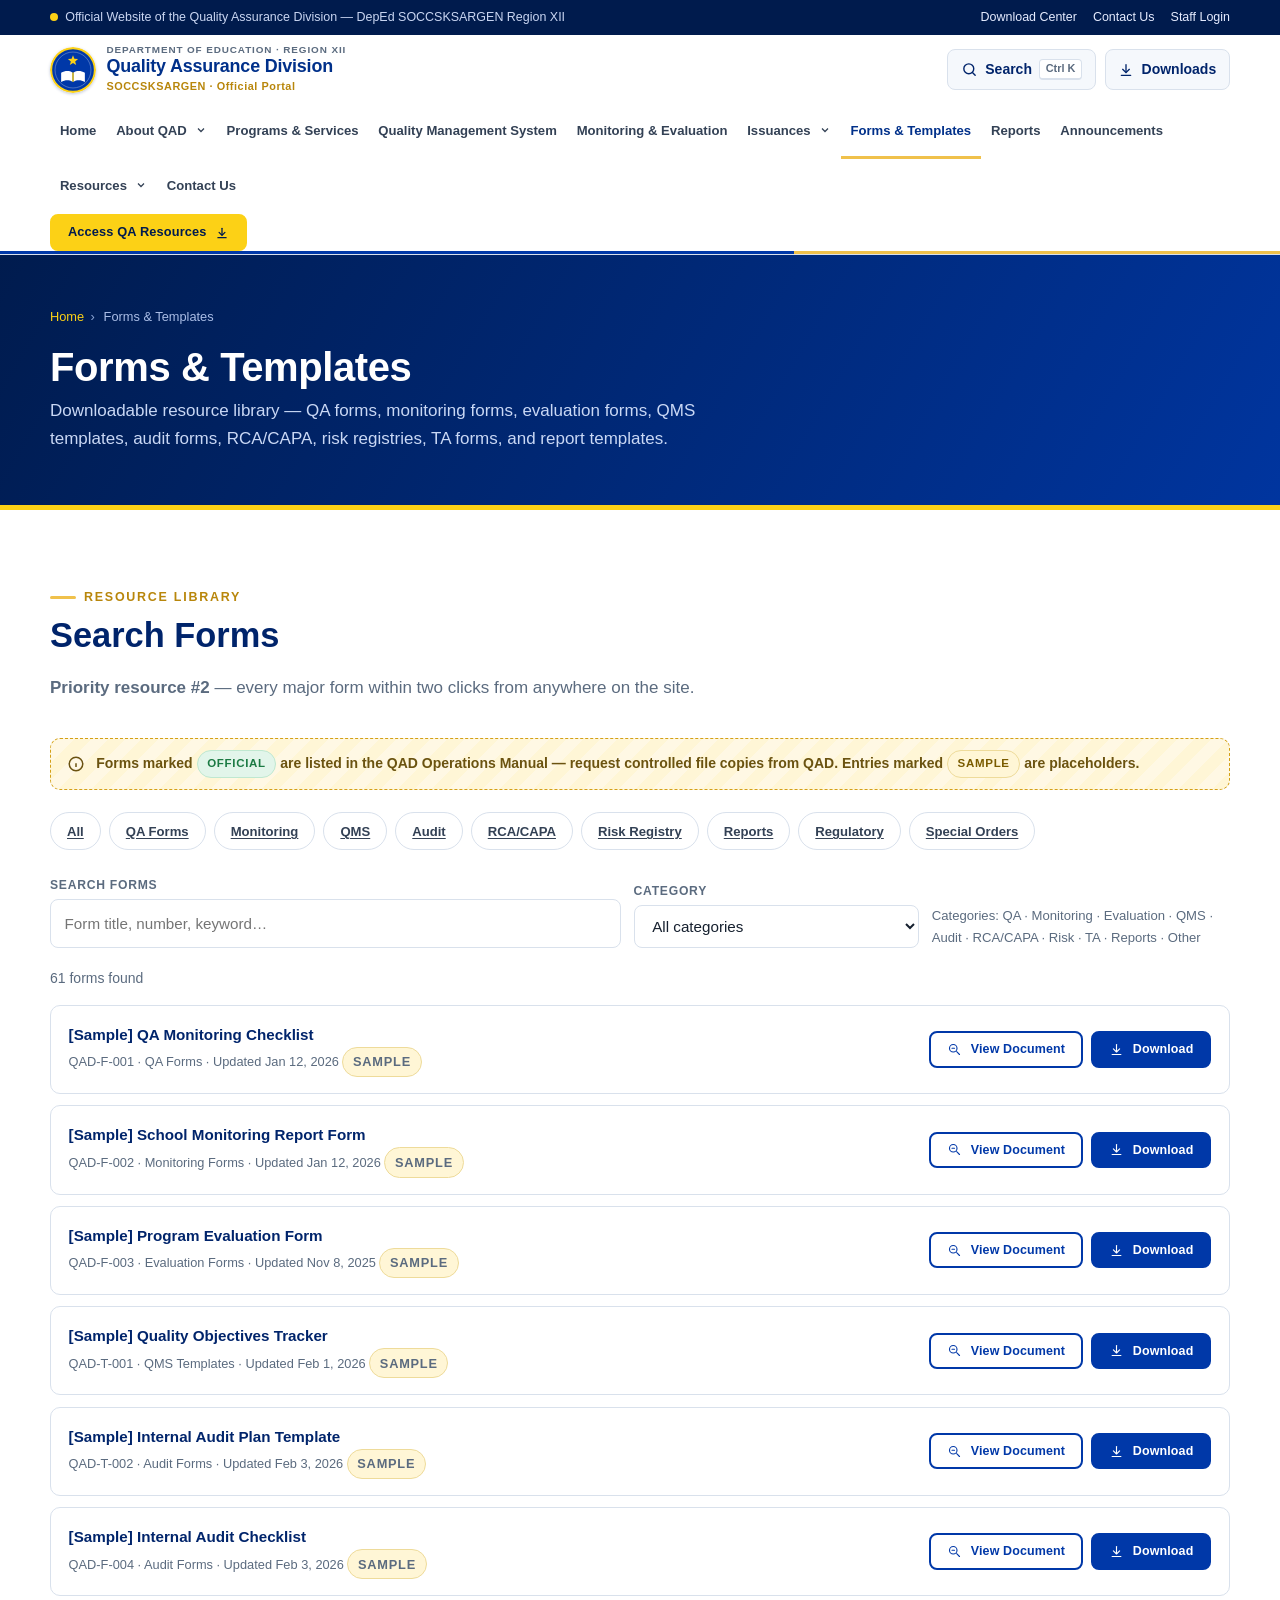
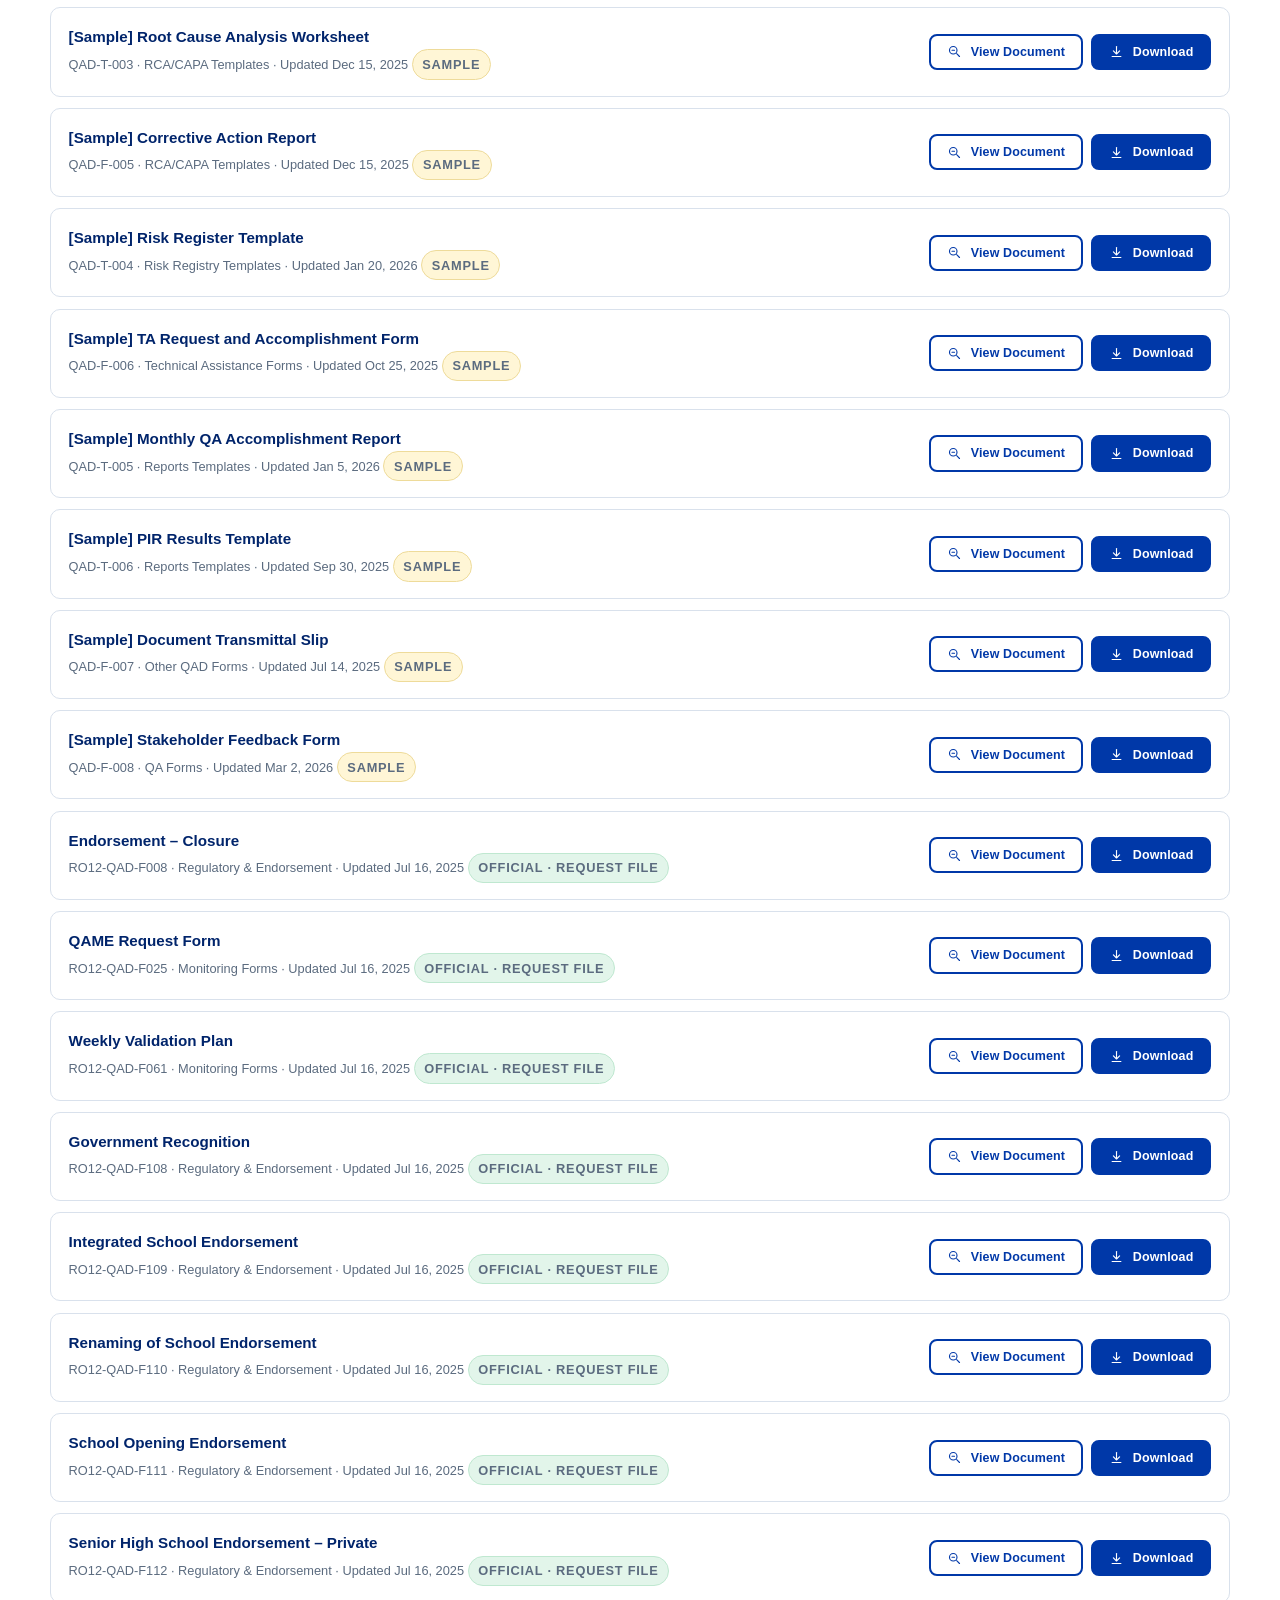
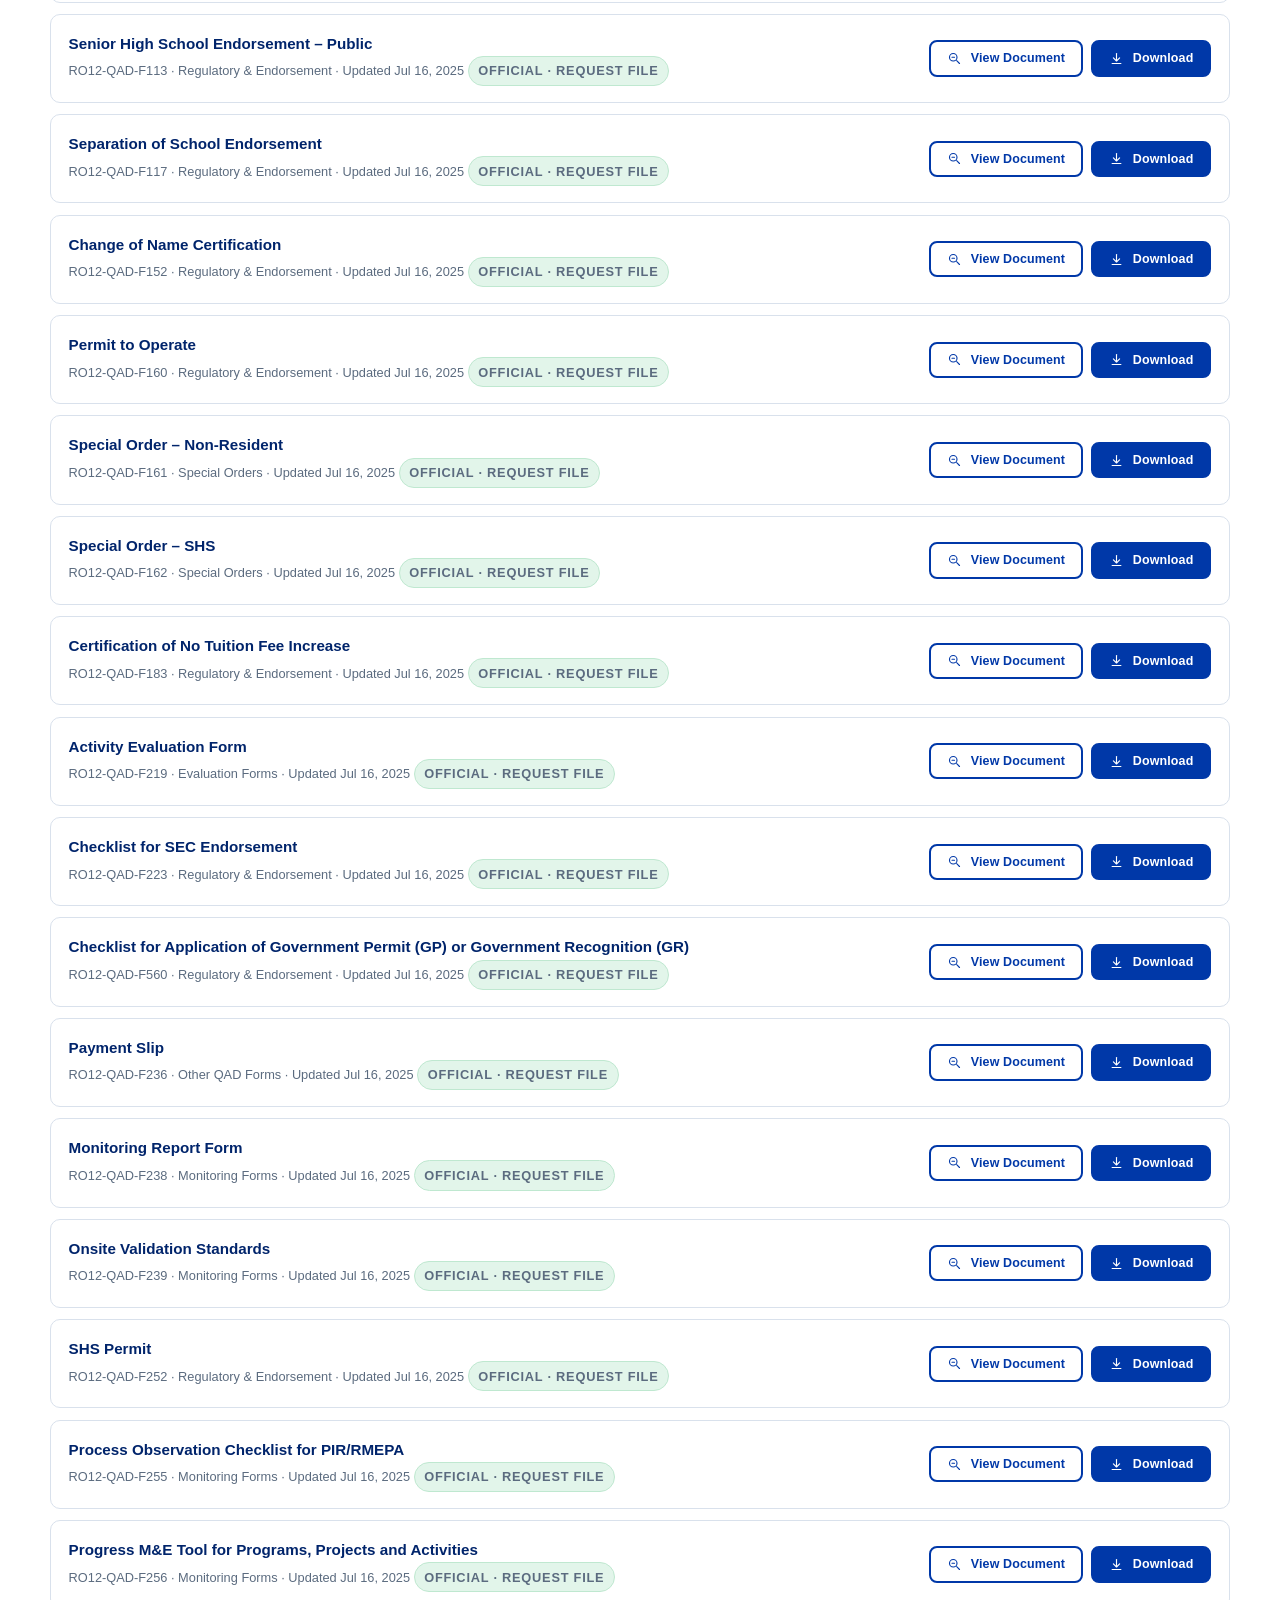
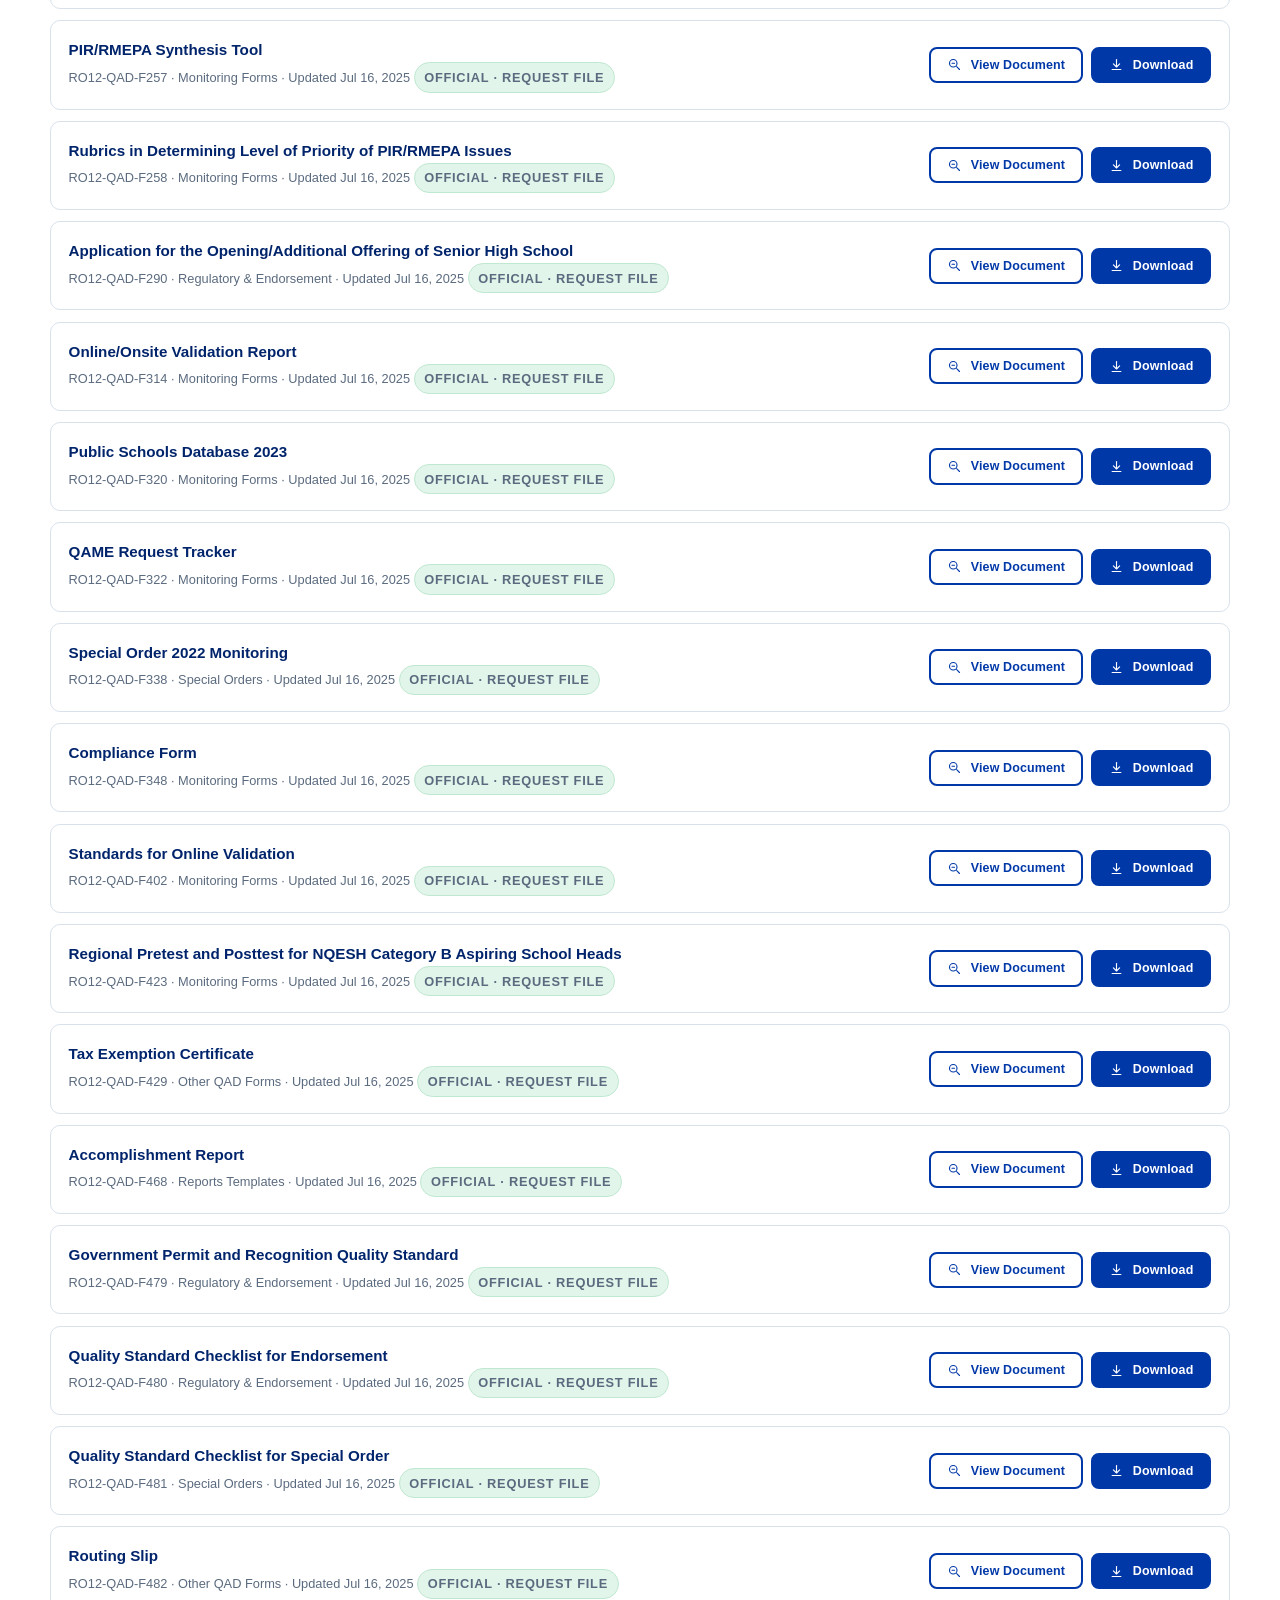
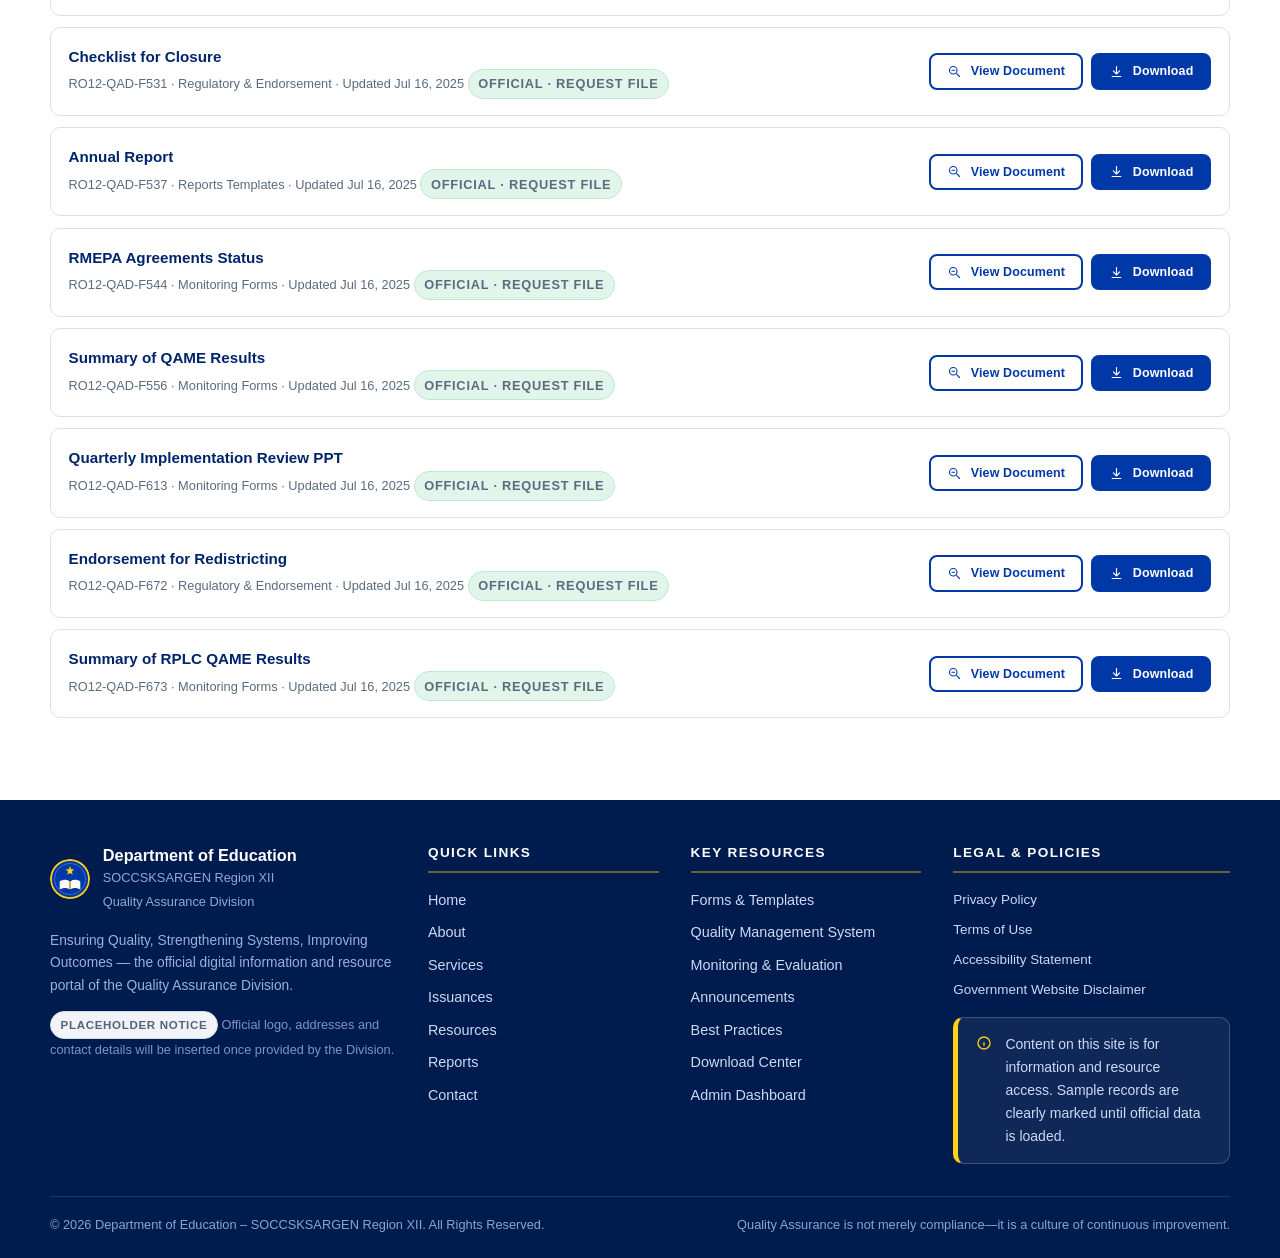
<file: forms.html>
<!DOCTYPE html>
<html lang="en-PH">
<head>
  <meta charset="UTF-8">
  <meta name="viewport" content="width=device-width, initial-scale=1.0">
  <title>Forms &amp; Templates | QAD DepEd Region XII</title>
  <meta name="description" content="Downloadable library of QA forms, monitoring forms, evaluation forms, QMS templates, audit forms, RCA/CAPA and risk registry templates.">
  <meta name="author" content="Quality Assurance Division, DepEd SOCCSKSARGEN Region XII">
  <meta name="theme-color" content="#0038a8">
  <meta property="og:title" content="Forms &amp; Templates | QAD DepEd Region XII">
  <meta property="og:description" content="Downloadable library of QA forms, monitoring forms, evaluation forms, QMS templates, audit forms, RCA/CAPA and risk registry templates.">
  <meta property="og:type" content="website">
  <meta property="og:locale" content="en_PH">
  <link rel="icon" href="favicon.svg" type="image/svg+xml">
  <link rel="stylesheet" href="styles.css">
  <script type="application/ld+json">
  {
    "@context": "https://schema.org",
    "@type": "GovernmentService",
    "name": "Quality Assurance Division",
    "provider": {
      "@type": "Organization",
      "name": "Department of Education — SOCCSKSARGEN Region XII",
      "areaServed": "SOCCSKSARGEN (Region XII), Philippines"
    },
    "description": "Technical assistance, monitoring, evaluation, quality management and continuous improvement support for Region XII."
  }
  </script>
</head>
<body class="page-forms">
<a class="skip-link" href="#main-content">Skip to main content</a>
<div class="topbar">
  <div class="container">
    <span class="topbar__tag">Official Website of the Quality Assurance Division — DepEd SOCCSKSARGEN Region XII</span>
    <div class="topbar__links">
      <a href="resources.html#downloads">Download Center</a>
      <a href="contact.html">Contact Us</a>
      <a href="admin-dashboard.html">Staff Login</a>
    </div>
  </div>
</div>

<header class="site-header" role="banner">
  <div class="container header-main">
    <a class="brand" href="index.html" aria-label="QAD DepEd Region XII — Home">
      <!-- Placeholder seal: replace with the official DepEd Region XII / QAD logo -->
      <svg class="brand__seal" viewBox="0 0 64 64" role="img" aria-label="QAD placeholder seal">
        <circle cx="32" cy="32" r="30.5" fill="#0038a8"/>
        <circle cx="32" cy="32" r="30.5" fill="none" stroke="#fcd116" stroke-width="3"/>
        <circle cx="32" cy="32" r="25" fill="none" stroke="#ffffff" stroke-width="1" opacity="0.4"/>
        <path fill="#fcd116" d="M32 11.5 33.9 16.4 39.1 16.7 35 20 36.4 25.1 32 22.2 27.6 25.1 29 20 24.9 16.7 30.1 16.4Z"/>
        <path fill="#ffffff" d="M15.5 35.8C21 32.6 26.8 32.6 31 35.4V48.4C26.8 45.6 21 45.6 15.5 48.8Z"/>
        <path fill="#ffffff" d="M48.5 35.8C43 32.6 37.2 32.6 33 35.4V48.4C37.2 45.6 43 45.6 48.5 48.8Z"/>
        <rect x="31" y="35" width="2" height="13.6" rx="1" fill="#fcd116"/>
      </svg>
      <span class="brand__text">
        <span class="brand__dep">Department of Education · Region XII</span>
        <span class="brand__title">Quality Assurance Division</span>
        <span class="brand__sub">SOCCSKSARGEN · Official Portal</span>
      </span>
    </a>

    <div class="header-actions">
      <button type="button" class="icon-btn" data-open-search aria-label="Open search">
        <svg width="17" height="17" viewBox="0 0 24 24" fill="none" stroke="currentColor" stroke-width="2" stroke-linecap="round" aria-hidden="true"><circle cx="11" cy="11" r="7"/><path d="M20 20l-3.5-3.5"/></svg>
        <span class="icon-btn__label">Search</span> <kbd>Ctrl K</kbd>
      </button>
      <a class="icon-btn" href="resources.html#downloads">
        <svg width="16" height="16" viewBox="0 0 24 24" fill="none" stroke="currentColor" stroke-width="2" stroke-linecap="round" aria-hidden="true"><path d="M12 4v11"/><path d="M7 11l5 5 5-5"/><path d="M5 20h14"/></svg>
        <span class="icon-btn__label">Downloads</span>
      </a>
      <button type="button" class="nav-toggle" aria-label="Toggle navigation menu" aria-expanded="false" aria-controls="main-nav">
        <span></span><span></span><span></span>
      </button>
    </div>
  </div>

  <nav class="main-nav" id="main-nav" aria-label="Primary">
    <div class="container">
      <ul class="nav-list">
        <li><a class="nav-link" data-page="index.html" href="index.html">Home</a></li>
        <li class="nav-item--drop">
          <a class="nav-link" data-page="about.html" href="about.html" aria-haspopup="true" aria-expanded="false">
            About QAD
            <svg class="caret" width="12" height="12" viewBox="0 0 24 24" fill="none" stroke="currentColor" stroke-width="2.5" aria-hidden="true"><path d="M6 9l6 6 6-6"/></svg>
          </a>
          <ul class="nav-dropdown">
            <li><a href="about.html#vision-mission">Vision, Mission &amp; Values</a></li>
            <li><a href="about.html#core-functions">Core Functions</a></li>
            <li><a href="about.html#structure">Organizational Structure</a></li>
            <li><a href="about.html#personnel">Key Personnel</a></li>
            <li><a href="about.html#contact-info">Contact Information</a></li>
          </ul>
        </li>
        <li><a class="nav-link" data-page="programs.html" href="programs.html">Programs &amp; Services</a></li>
        <li><a class="nav-link" data-page="qms.html" href="qms.html">Quality Management System</a></li>
        <li><a class="nav-link" data-page="monitoring.html" href="monitoring.html">Monitoring &amp; Evaluation</a></li>
        <li class="nav-item--drop">
          <a class="nav-link" data-page="issuances.html" href="issuances.html" aria-haspopup="true" aria-expanded="false">
            Issuances
            <svg class="caret" width="12" height="12" viewBox="0 0 24 24" fill="none" stroke="currentColor" stroke-width="2.5" aria-hidden="true"><path d="M6 9l6 6 6-6"/></svg>
          </a>
          <ul class="nav-dropdown">
            <li><a href="issuances.html">All Issuances</a></li>
            <li><a href="issuances.html?type=DepEd%20Orders">DepEd Orders</a></li>
            <li><a href="issuances.html?type=DepEd%20Memoranda">DepEd Memoranda</a></li>
            <li><a href="issuances.html?type=Regional%20Memoranda">Regional Memoranda</a></li>
            <li><a href="issuances.html?type=Regional%20Advisories">Regional Advisories</a></li>
            <li><a href="issuances.html?type=Office%20Memoranda">Office Memoranda</a></li>
            <li><a href="issuances.html?type=QA%20Guidelines">QA Guidelines</a></li>
            <li><a href="issuances.html?type=QMS%20Documents">QMS Documents</a></li>
          </ul>
        </li>
        <li><a class="nav-link" data-page="forms.html" href="forms.html">Forms &amp; Templates</a></li>
        <li><a class="nav-link" data-page="reports.html" href="reports.html">Reports</a></li>
        <li><a class="nav-link" data-page="announcements.html" href="announcements.html">Announcements</a></li>
        <li class="nav-item--drop">
          <a class="nav-link" data-page="resources.html" href="resources.html" aria-haspopup="true" aria-expanded="false">
            Resources
            <svg class="caret" width="12" height="12" viewBox="0 0 24 24" fill="none" stroke="currentColor" stroke-width="2.5" aria-hidden="true"><path d="M6 9l6 6 6-6"/></svg>
          </a>
          <ul class="nav-dropdown">
            <li><a href="resources.html">QA Knowledge Hub</a></li>
            <li><a href="resources.html#best-practices">Quality Practices in Action</a></li>
            <li><a href="resources.html#downloads">Download Center</a></li>
          </ul>
        </li>
        <li><a class="nav-link" data-page="contact.html" href="contact.html">Contact Us</a></li>
        <li style="display:none" data-wide-only><a class="nav-link" href="admin-dashboard.html">Admin</a></li>
      </ul>
      <a class="btn btn--gold nav-cta" href="resources.html#downloads">
        Access QA Resources
        <svg width="14" height="14" viewBox="0 0 24 24" fill="none" stroke="currentColor" stroke-width="2.2" stroke-linecap="round" aria-hidden="true"><path d="M12 4v11"/><path d="M7 11l5 5 5-5"/><path d="M5 20h14"/></svg>
      </a>
    </div>
  </nav>
</header>


<div class="search-modal" id="search-modal" role="dialog" aria-modal="true" aria-label="Search the QAD website" aria-hidden="true">
  <div class="search-panel">
    <div class="search-panel__bar">
      <svg width="20" height="20" viewBox="0 0 24 24" fill="none" stroke="currentColor" stroke-width="2" stroke-linecap="round" aria-hidden="true"><circle cx="11" cy="11" r="7"/><path d="M20 20l-3.5-3.5"/></svg>
      <label class="visually-hidden" for="global-search-input">Search issuances, forms, resources…</label>
      <input id="global-search-input" type="search" placeholder="Search issuances, forms, resources, announcements…" autocomplete="off">
      <button type="button" class="search-panel__close" id="search-close">Esc</button>
    </div>
    <ul class="search-results" id="global-search-results" role="listbox" aria-label="Search results"></ul>
    <div class="search-hint">
      <span>Try: <strong>monitoring</strong></span>
      <span><strong>QMS</strong></span>
      <span><strong>checklist</strong></span>
      <span>Press <kbd>Ctrl</kbd>+<kbd>K</kbd> anywhere</span>
    </div>
  </div>
</div>

<main id="main-content">

  <section class="page-hero">
    <div class="container">
      <ol class="breadcrumb" aria-label="Breadcrumb"><li><a href="index.html">Home</a></li><li>Forms &amp; Templates</li></ol>
      <h1>Forms &amp; Templates</h1>
      <p>Downloadable resource library — QA forms, monitoring forms, evaluation forms, QMS templates, audit forms, RCA/CAPA, risk registries, TA forms, and report templates.</p>
    </div>
  </section>

  <section class="section" id="forms-app" aria-labelledby="forms-title">
    <div class="container">
      <div class="section-head">
        <span class="eyebrow">Resource Library</span>
        <h2 id="forms-title">Search Forms</h2>
        <p><strong>Priority resource #2</strong> — every major form within two clicks from anywhere on the site.</p>
      </div>

        <div class="sample-banner" role="note">
        <svg width="18" height="18" viewBox="0 0 24 24" fill="none" stroke="currentColor" stroke-width="2" aria-hidden="true"><circle cx="12" cy="12" r="9"/><path d="M12 11v5M12 8h.01"/></svg>
        <span>Forms marked <span class="chip chip--green" style="vertical-align:middle;">Official</span> are listed in the <strong>QAD Operations Manual</strong> — request controlled file copies from QAD. Entries marked <span class="chip chip--sample" style="vertical-align:middle;">Sample</span> are placeholders.</span>
      </div>

      <div class="tabs" role="tablist" aria-label="Form categories (jump links)">
        <a class="tab" href="#forms-app" onclick="document.getElementById('form-cat').value='';document.getElementById('form-q').dispatchEvent(new Event('input'));return false;">All</a>
        <a class="tab" href="#forms-app" onclick="document.getElementById('form-cat').value='QA Forms';document.getElementById('form-q').dispatchEvent(new Event('input'));return false;">QA Forms</a>
        <a class="tab" href="#forms-app" onclick="document.getElementById('form-cat').value='Monitoring Forms';document.getElementById('form-q').dispatchEvent(new Event('input'));return false;">Monitoring</a>
        <a class="tab" href="#forms-app" onclick="document.getElementById('form-cat').value='QMS Templates';document.getElementById('form-q').dispatchEvent(new Event('input'));return false;">QMS</a>
        <a class="tab" href="#forms-app" onclick="document.getElementById('form-cat').value='Audit Forms';document.getElementById('form-q').dispatchEvent(new Event('input'));return false;">Audit</a>
        <a class="tab" href="#forms-app" onclick="document.getElementById('form-cat').value='RCA/CAPA Templates';document.getElementById('form-q').dispatchEvent(new Event('input'));return false;">RCA/CAPA</a>
        <a class="tab" href="#forms-app" onclick="document.getElementById('form-cat').value='Risk Registry Templates';document.getElementById('form-q').dispatchEvent(new Event('input'));return false;">Risk Registry</a>
        <a class="tab" href="#forms-app" onclick="document.getElementById('form-cat').value='Reports Templates';document.getElementById('form-q').dispatchEvent(new Event('input'));return false;">Reports</a>
        <a class="tab" href="#forms-app" onclick="document.getElementById('form-cat').value='Regulatory &amp; Endorsement';document.getElementById('form-q').dispatchEvent(new Event('input'));return false;">Regulatory</a>
        <a class="tab" href="#forms-app" onclick="document.getElementById('form-cat').value='Special Orders';document.getElementById('form-q').dispatchEvent(new Event('input'));return false;">Special Orders</a>
      </div>

      <div class="filters" role="search" aria-label="Search forms">
        <div class="field">
          <label for="form-q">Search Forms</label>
          <input id="form-q" type="search" placeholder="Form title, number, keyword…">
        </div>
        <div class="field">
          <label for="form-cat">Category</label>
          <select id="form-cat"><option value="">All categories</option></select>
        </div>
        <div class="field" style="grid-column:span 1;">
          <label aria-hidden="true">&nbsp;</label>
          <div class="text-muted" style="font-size:.82rem;padding-top:.55rem;">Categories: QA · Monitoring · Evaluation · QMS · Audit · RCA/CAPA · Risk · TA · Reports · Other</div>
        </div>
      </div>

      <p class="result-count" id="form-count" role="status" aria-live="polite">—</p>
      <div id="form-list" aria-live="polite">
        <div class="empty-state">Loading forms…</div>
      </div>
    </div>
  </section>

</main>

<footer class="site-footer" role="contentinfo">
  <div class="container">
    <div class="footer-grid">
      <div>
        <div class="footer-brand">
          <svg width="40" height="40" viewBox="0 0 64 64" aria-hidden="true">
            <circle cx="32" cy="32" r="30.5" fill="#0038a8"/>
            <circle cx="32" cy="32" r="30.5" fill="none" stroke="#fcd116" stroke-width="3"/>
            <circle cx="32" cy="32" r="25" fill="none" stroke="#ffffff" stroke-width="1" opacity="0.4"/>
            <path fill="#fcd116" d="M32 11.5 33.9 16.4 39.1 16.7 35 20 36.4 25.1 32 22.2 27.6 25.1 29 20 24.9 16.7 30.1 16.4Z"/>
            <path fill="#ffffff" d="M15.5 35.8C21 32.6 26.8 32.6 31 35.4V48.4C26.8 45.6 21 45.6 15.5 48.8Z"/>
            <path fill="#ffffff" d="M48.5 35.8C43 32.6 37.2 32.6 33 35.4V48.4C37.2 45.6 43 45.6 48.5 48.8Z"/>
            <rect x="31" y="35" width="2" height="13.6" rx="1" fill="#fcd116"/>
          </svg>
          <div>
            <strong>Department of Education</strong>
            <span>SOCCSKSARGEN Region XII<br>Quality Assurance Division</span>
          </div>
        </div>
        <p style="font-size:.86rem;color:#9db0dc;">
          Ensuring Quality, Strengthening Systems, Improving Outcomes — the official digital information and resource portal of the Quality Assurance Division.
        </p>
        <p style="font-size:.8rem;color:#7f93c4;">
          <span class="chip chip--placeholder">Placeholder notice</span>
          Official logo, addresses and contact details will be inserted once provided by the Division.
        </p>
      </div>

      <div>
        <h3>Quick Links</h3>
        <ul class="footer-links">
          <li><a href="index.html">Home</a></li>
          <li><a href="about.html">About</a></li>
          <li><a href="programs.html">Services</a></li>
          <li><a href="issuances.html">Issuances</a></li>
          <li><a href="resources.html">Resources</a></li>
          <li><a href="reports.html">Reports</a></li>
          <li><a href="contact.html">Contact</a></li>
        </ul>
      </div>

      <div>
        <h3>Key Resources</h3>
        <ul class="footer-links">
          <li><a href="forms.html">Forms &amp; Templates</a></li>
          <li><a href="qms.html">Quality Management System</a></li>
          <li><a href="monitoring.html">Monitoring &amp; Evaluation</a></li>
          <li><a href="announcements.html">Announcements</a></li>
          <li><a href="resources.html#best-practices">Best Practices</a></li>
          <li><a href="resources.html#downloads">Download Center</a></li>
          <li><a href="admin-dashboard.html">Admin Dashboard</a></li>
        </ul>
      </div>

      <div>
        <h3>Legal &amp; Policies</h3>
        <ul class="footer-legal">
          <li><a href="#" data-demo-link>Privacy Policy</a></li>
          <li><a href="#" data-demo-link>Terms of Use</a></li>
          <li><a href="#" data-demo-link>Accessibility Statement</a></li>
          <li><a href="#" data-demo-link>Government Website Disclaimer</a></li>
        </ul>
        <div class="callout callout--info" style="margin-top:1rem;background:rgba(255,255,255,.06);border-color:rgba(255,255,255,.2);border-left-color:#fcd116;color:#cdd9f5;">
          <svg width="16" height="16" viewBox="0 0 24 24" fill="none" stroke="#fcd116" stroke-width="2" aria-hidden="true"><circle cx="12" cy="12" r="9"/><path d="M12 11v5M12 8h.01"/></svg>
          <span>Content on this site is for information and resource access. Sample records are clearly marked until official data is loaded.</span>
        </div>
      </div>
    </div>

    <div class="footer-bottom">
      <p>© <span data-year>2026</span> Department of Education – SOCCSKSARGEN Region XII. All Rights Reserved.</p>
      <p>Quality Assurance is not merely compliance—it is a culture of continuous improvement.</p>
    </div>
  </div>
</footer>

<script src="data.js" defer></script>
<script src="main.js" defer></script>
</body>
</html>
</file>
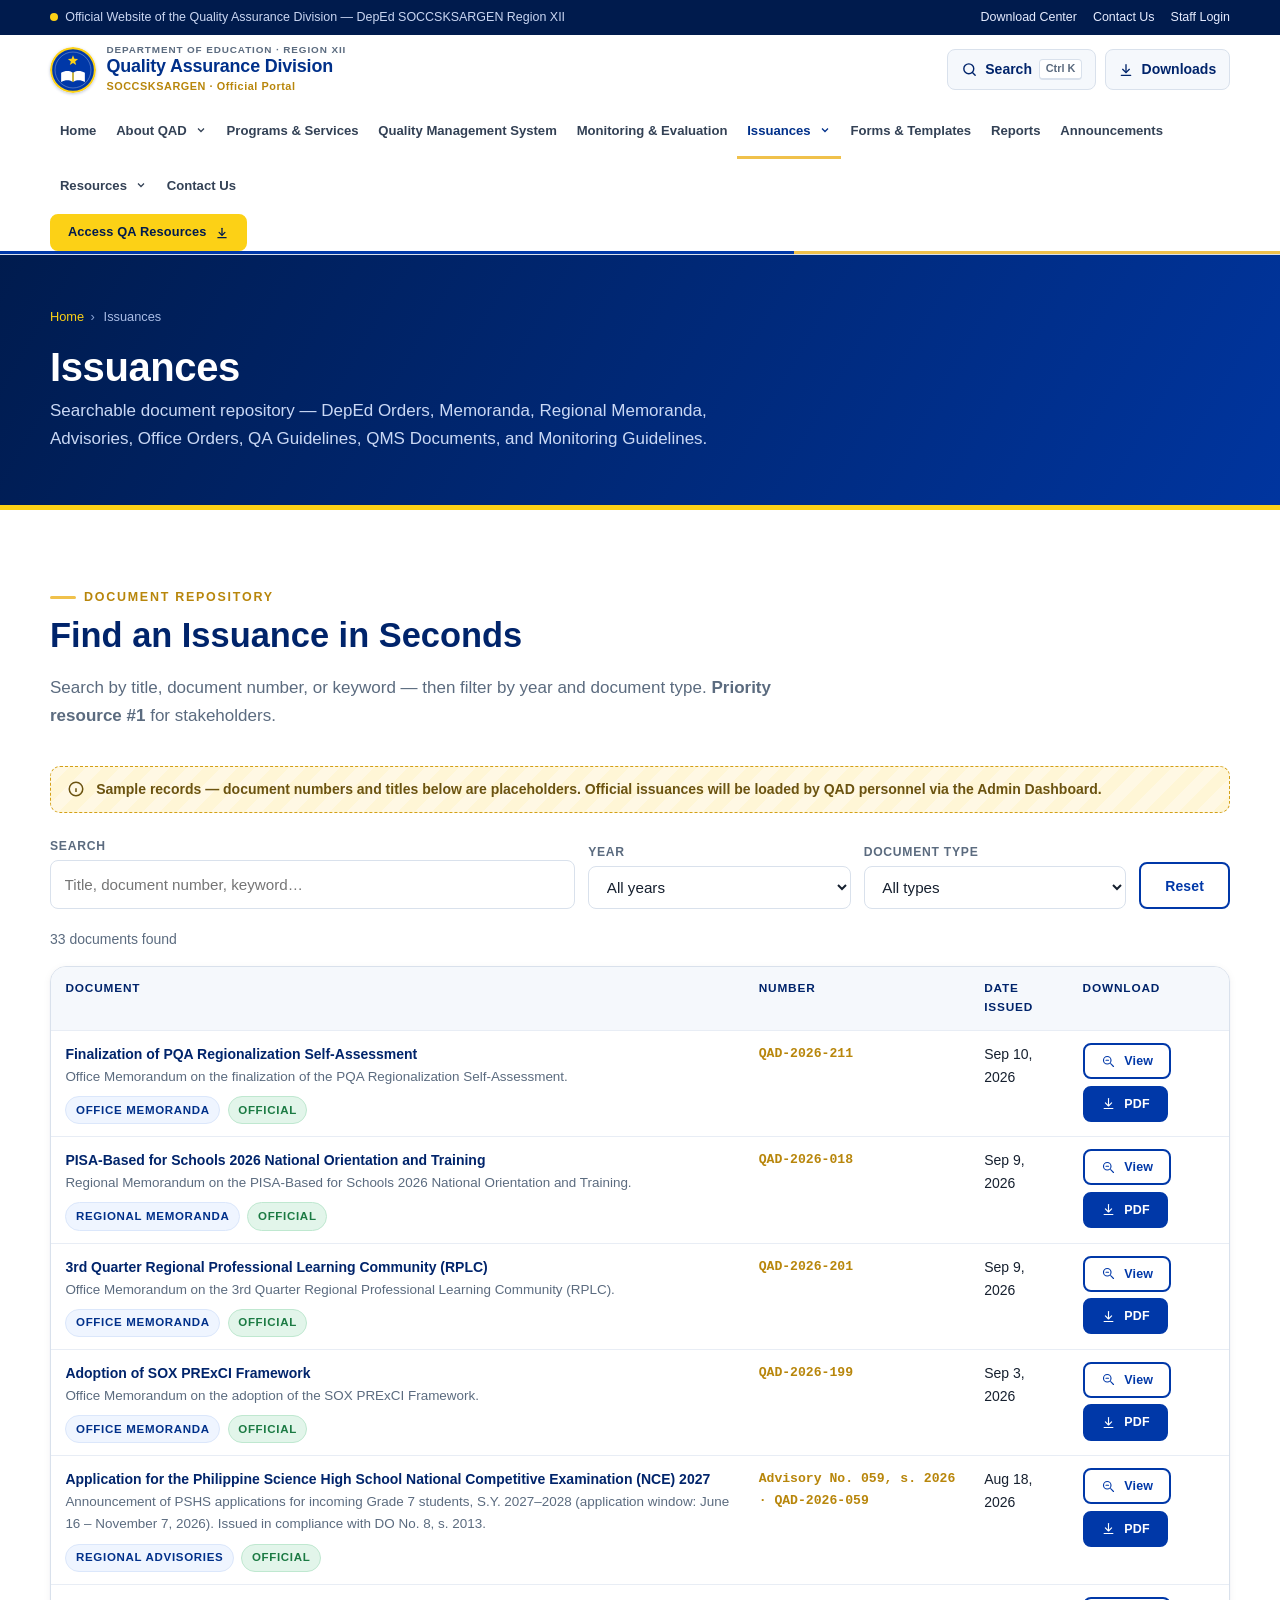
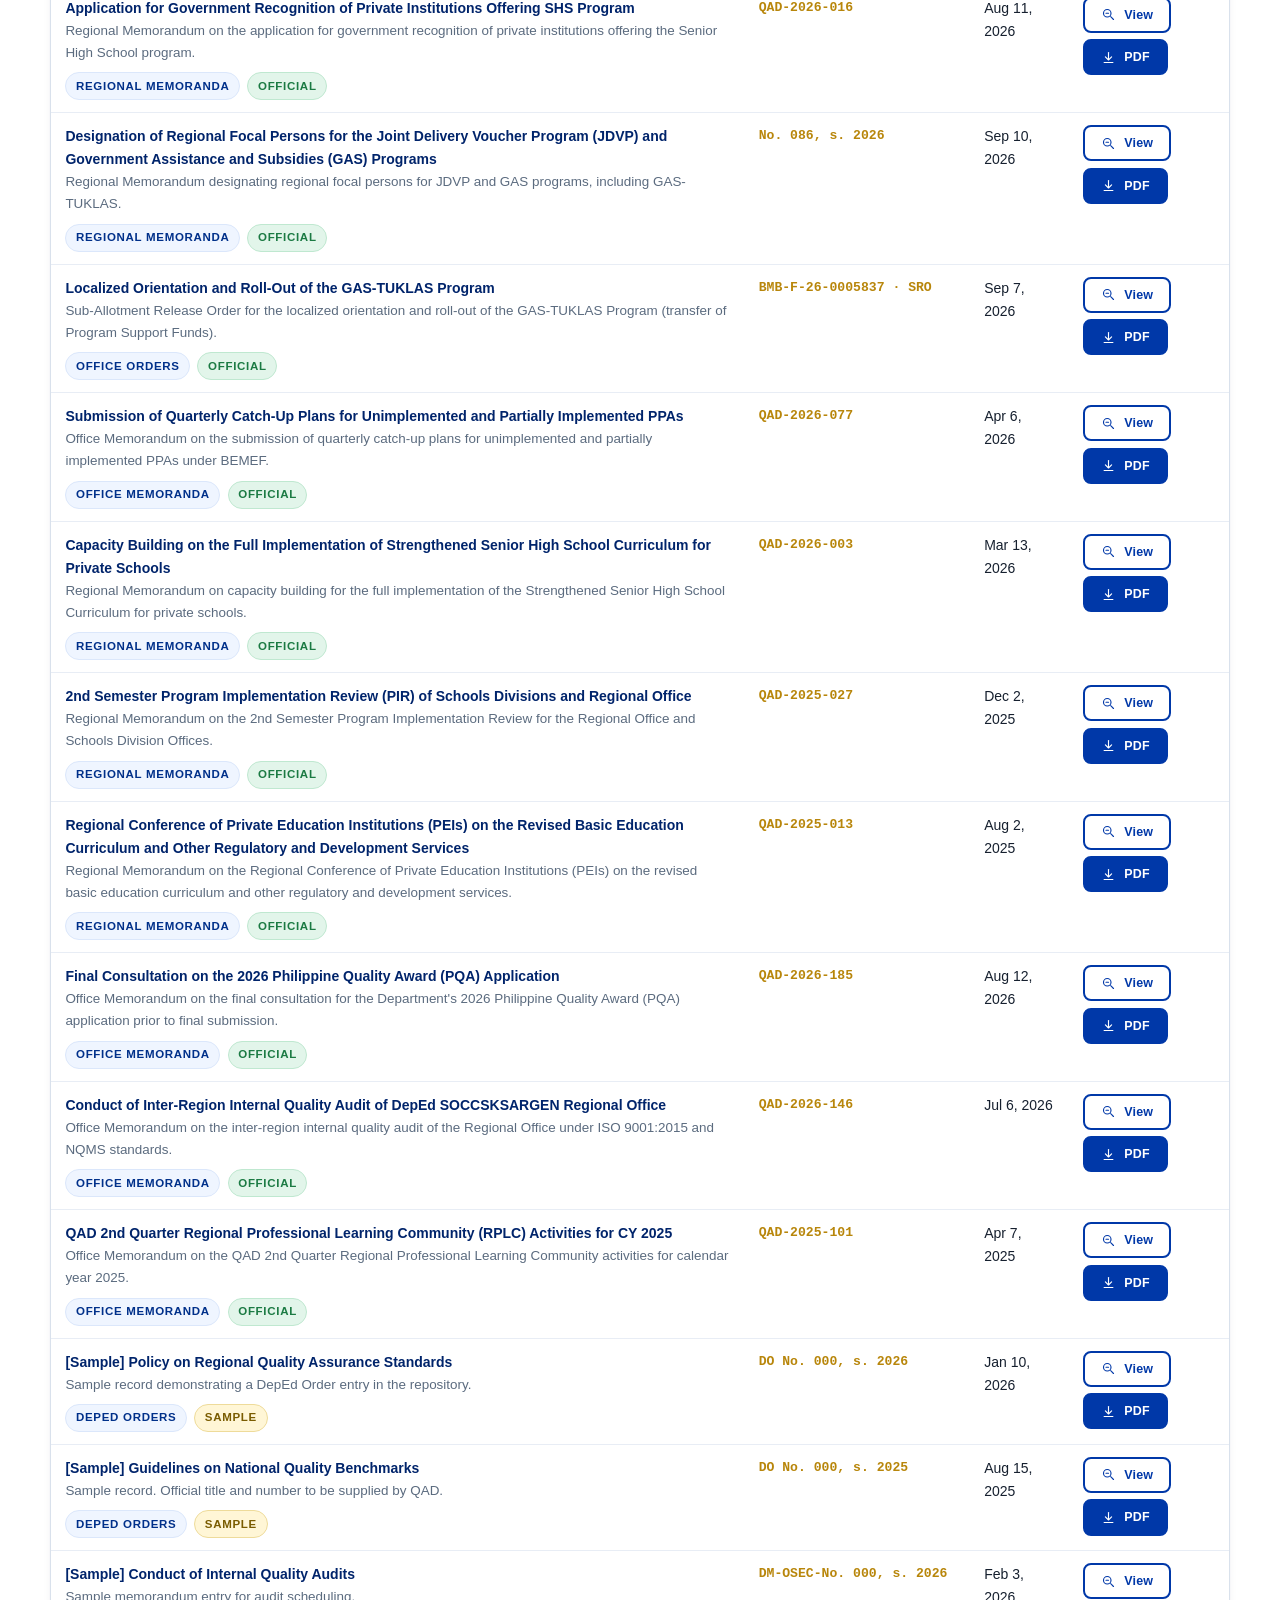
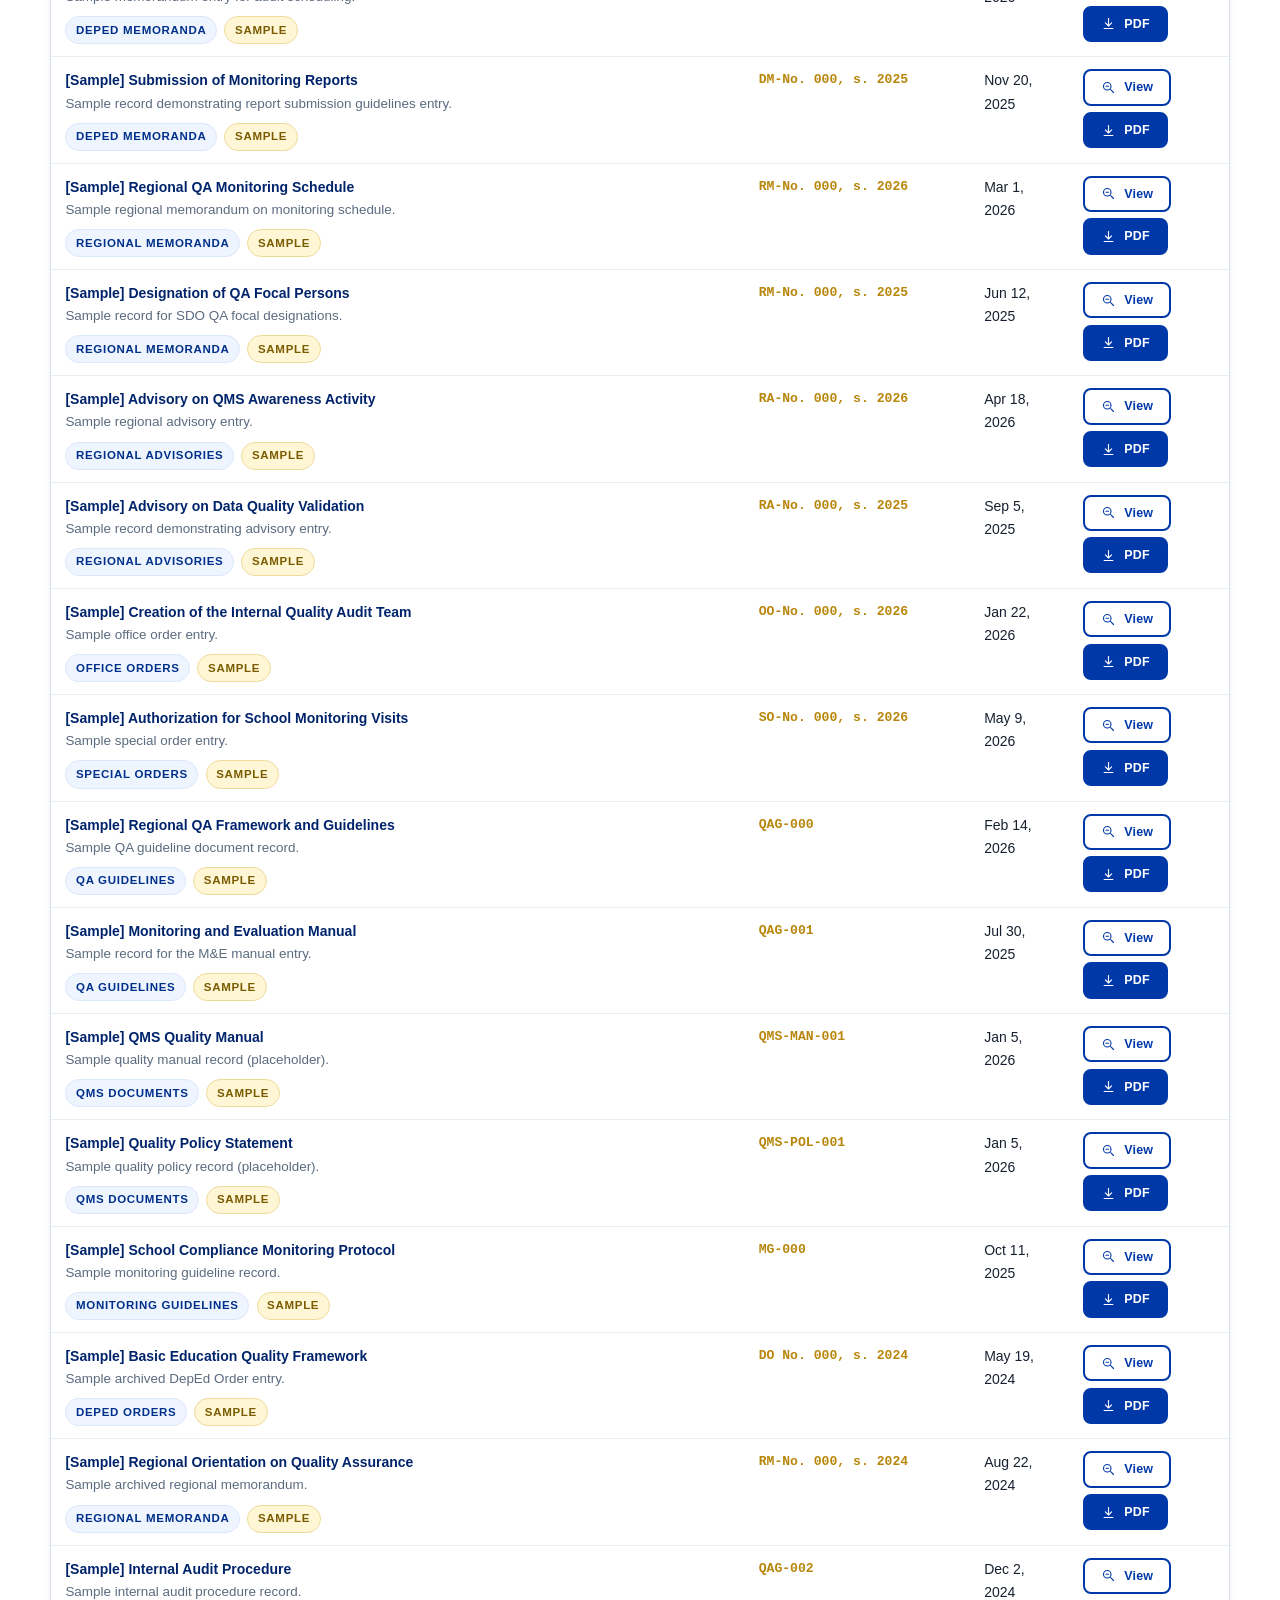
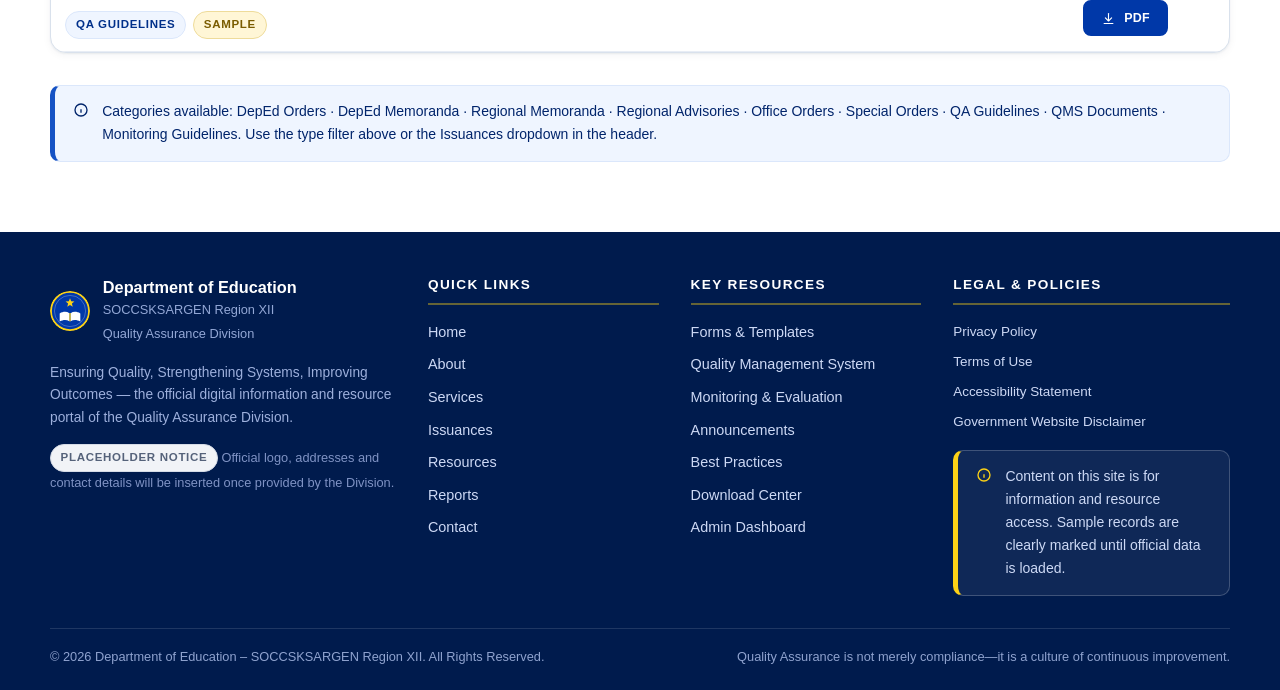
<file: issuances.html>
<!DOCTYPE html>
<html lang="en-PH">
<head>
  <meta charset="UTF-8">
  <meta name="viewport" content="width=device-width, initial-scale=1.0">
  <title>Issuances | QAD DepEd Region XII</title>
  <meta name="description" content="Searchable repository of DepEd Orders, Memoranda, Regional Memoranda, Advisories, Office Orders, QA Guidelines and QMS Documents.">
  <meta name="author" content="Quality Assurance Division, DepEd SOCCSKSARGEN Region XII">
  <meta name="theme-color" content="#0038a8">
  <meta property="og:title" content="Issuances | QAD DepEd Region XII">
  <meta property="og:description" content="Searchable repository of DepEd Orders, Memoranda, Regional Memoranda, Advisories, Office Orders, QA Guidelines and QMS Documents.">
  <meta property="og:type" content="website">
  <meta property="og:locale" content="en_PH">
  <link rel="icon" href="favicon.svg" type="image/svg+xml">
  <link rel="stylesheet" href="styles.css">
  <script type="application/ld+json">
  {
    "@context": "https://schema.org",
    "@type": "GovernmentService",
    "name": "Quality Assurance Division",
    "provider": {
      "@type": "Organization",
      "name": "Department of Education — SOCCSKSARGEN Region XII",
      "areaServed": "SOCCSKSARGEN (Region XII), Philippines"
    },
    "description": "Technical assistance, monitoring, evaluation, quality management and continuous improvement support for Region XII."
  }
  </script>
</head>
<body class="page-issuances">
<a class="skip-link" href="#main-content">Skip to main content</a>
<div class="topbar">
  <div class="container">
    <span class="topbar__tag">Official Website of the Quality Assurance Division — DepEd SOCCSKSARGEN Region XII</span>
    <div class="topbar__links">
      <a href="resources.html#downloads">Download Center</a>
      <a href="contact.html">Contact Us</a>
      <a href="admin-dashboard.html">Staff Login</a>
    </div>
  </div>
</div>

<header class="site-header" role="banner">
  <div class="container header-main">
    <a class="brand" href="index.html" aria-label="QAD DepEd Region XII — Home">
      <!-- Placeholder seal: replace with the official DepEd Region XII / QAD logo -->
      <svg class="brand__seal" viewBox="0 0 64 64" role="img" aria-label="QAD placeholder seal">
        <circle cx="32" cy="32" r="30.5" fill="#0038a8"/>
        <circle cx="32" cy="32" r="30.5" fill="none" stroke="#fcd116" stroke-width="3"/>
        <circle cx="32" cy="32" r="25" fill="none" stroke="#ffffff" stroke-width="1" opacity="0.4"/>
        <path fill="#fcd116" d="M32 11.5 33.9 16.4 39.1 16.7 35 20 36.4 25.1 32 22.2 27.6 25.1 29 20 24.9 16.7 30.1 16.4Z"/>
        <path fill="#ffffff" d="M15.5 35.8C21 32.6 26.8 32.6 31 35.4V48.4C26.8 45.6 21 45.6 15.5 48.8Z"/>
        <path fill="#ffffff" d="M48.5 35.8C43 32.6 37.2 32.6 33 35.4V48.4C37.2 45.6 43 45.6 48.5 48.8Z"/>
        <rect x="31" y="35" width="2" height="13.6" rx="1" fill="#fcd116"/>
      </svg>
      <span class="brand__text">
        <span class="brand__dep">Department of Education · Region XII</span>
        <span class="brand__title">Quality Assurance Division</span>
        <span class="brand__sub">SOCCSKSARGEN · Official Portal</span>
      </span>
    </a>

    <div class="header-actions">
      <button type="button" class="icon-btn" data-open-search aria-label="Open search">
        <svg width="17" height="17" viewBox="0 0 24 24" fill="none" stroke="currentColor" stroke-width="2" stroke-linecap="round" aria-hidden="true"><circle cx="11" cy="11" r="7"/><path d="M20 20l-3.5-3.5"/></svg>
        <span class="icon-btn__label">Search</span> <kbd>Ctrl K</kbd>
      </button>
      <a class="icon-btn" href="resources.html#downloads">
        <svg width="16" height="16" viewBox="0 0 24 24" fill="none" stroke="currentColor" stroke-width="2" stroke-linecap="round" aria-hidden="true"><path d="M12 4v11"/><path d="M7 11l5 5 5-5"/><path d="M5 20h14"/></svg>
        <span class="icon-btn__label">Downloads</span>
      </a>
      <button type="button" class="nav-toggle" aria-label="Toggle navigation menu" aria-expanded="false" aria-controls="main-nav">
        <span></span><span></span><span></span>
      </button>
    </div>
  </div>

  <nav class="main-nav" id="main-nav" aria-label="Primary">
    <div class="container">
      <ul class="nav-list">
        <li><a class="nav-link" data-page="index.html" href="index.html">Home</a></li>
        <li class="nav-item--drop">
          <a class="nav-link" data-page="about.html" href="about.html" aria-haspopup="true" aria-expanded="false">
            About QAD
            <svg class="caret" width="12" height="12" viewBox="0 0 24 24" fill="none" stroke="currentColor" stroke-width="2.5" aria-hidden="true"><path d="M6 9l6 6 6-6"/></svg>
          </a>
          <ul class="nav-dropdown">
            <li><a href="about.html#vision-mission">Vision, Mission &amp; Values</a></li>
            <li><a href="about.html#core-functions">Core Functions</a></li>
            <li><a href="about.html#structure">Organizational Structure</a></li>
            <li><a href="about.html#personnel">Key Personnel</a></li>
            <li><a href="about.html#contact-info">Contact Information</a></li>
          </ul>
        </li>
        <li><a class="nav-link" data-page="programs.html" href="programs.html">Programs &amp; Services</a></li>
        <li><a class="nav-link" data-page="qms.html" href="qms.html">Quality Management System</a></li>
        <li><a class="nav-link" data-page="monitoring.html" href="monitoring.html">Monitoring &amp; Evaluation</a></li>
        <li class="nav-item--drop">
          <a class="nav-link" data-page="issuances.html" href="issuances.html" aria-haspopup="true" aria-expanded="false">
            Issuances
            <svg class="caret" width="12" height="12" viewBox="0 0 24 24" fill="none" stroke="currentColor" stroke-width="2.5" aria-hidden="true"><path d="M6 9l6 6 6-6"/></svg>
          </a>
          <ul class="nav-dropdown">
            <li><a href="issuances.html">All Issuances</a></li>
            <li><a href="issuances.html?type=DepEd%20Orders">DepEd Orders</a></li>
            <li><a href="issuances.html?type=DepEd%20Memoranda">DepEd Memoranda</a></li>
            <li><a href="issuances.html?type=Regional%20Memoranda">Regional Memoranda</a></li>
            <li><a href="issuances.html?type=Regional%20Advisories">Regional Advisories</a></li>
            <li><a href="issuances.html?type=Office%20Memoranda">Office Memoranda</a></li>
            <li><a href="issuances.html?type=QA%20Guidelines">QA Guidelines</a></li>
            <li><a href="issuances.html?type=QMS%20Documents">QMS Documents</a></li>
          </ul>
        </li>
        <li><a class="nav-link" data-page="forms.html" href="forms.html">Forms &amp; Templates</a></li>
        <li><a class="nav-link" data-page="reports.html" href="reports.html">Reports</a></li>
        <li><a class="nav-link" data-page="announcements.html" href="announcements.html">Announcements</a></li>
        <li class="nav-item--drop">
          <a class="nav-link" data-page="resources.html" href="resources.html" aria-haspopup="true" aria-expanded="false">
            Resources
            <svg class="caret" width="12" height="12" viewBox="0 0 24 24" fill="none" stroke="currentColor" stroke-width="2.5" aria-hidden="true"><path d="M6 9l6 6 6-6"/></svg>
          </a>
          <ul class="nav-dropdown">
            <li><a href="resources.html">QA Knowledge Hub</a></li>
            <li><a href="resources.html#best-practices">Quality Practices in Action</a></li>
            <li><a href="resources.html#downloads">Download Center</a></li>
          </ul>
        </li>
        <li><a class="nav-link" data-page="contact.html" href="contact.html">Contact Us</a></li>
        <li style="display:none" data-wide-only><a class="nav-link" href="admin-dashboard.html">Admin</a></li>
      </ul>
      <a class="btn btn--gold nav-cta" href="resources.html#downloads">
        Access QA Resources
        <svg width="14" height="14" viewBox="0 0 24 24" fill="none" stroke="currentColor" stroke-width="2.2" stroke-linecap="round" aria-hidden="true"><path d="M12 4v11"/><path d="M7 11l5 5 5-5"/><path d="M5 20h14"/></svg>
      </a>
    </div>
  </nav>
</header>


<div class="search-modal" id="search-modal" role="dialog" aria-modal="true" aria-label="Search the QAD website" aria-hidden="true">
  <div class="search-panel">
    <div class="search-panel__bar">
      <svg width="20" height="20" viewBox="0 0 24 24" fill="none" stroke="currentColor" stroke-width="2" stroke-linecap="round" aria-hidden="true"><circle cx="11" cy="11" r="7"/><path d="M20 20l-3.5-3.5"/></svg>
      <label class="visually-hidden" for="global-search-input">Search issuances, forms, resources…</label>
      <input id="global-search-input" type="search" placeholder="Search issuances, forms, resources, announcements…" autocomplete="off">
      <button type="button" class="search-panel__close" id="search-close">Esc</button>
    </div>
    <ul class="search-results" id="global-search-results" role="listbox" aria-label="Search results"></ul>
    <div class="search-hint">
      <span>Try: <strong>monitoring</strong></span>
      <span><strong>QMS</strong></span>
      <span><strong>checklist</strong></span>
      <span>Press <kbd>Ctrl</kbd>+<kbd>K</kbd> anywhere</span>
    </div>
  </div>
</div>

<main id="main-content">

  <section class="page-hero">
    <div class="container">
      <ol class="breadcrumb" aria-label="Breadcrumb"><li><a href="index.html">Home</a></li><li>Issuances</li></ol>
      <h1>Issuances</h1>
      <p>Searchable document repository — DepEd Orders, Memoranda, Regional Memoranda, Advisories, Office Orders, QA Guidelines, QMS Documents, and Monitoring Guidelines.</p>
    </div>
  </section>

  <section class="section" id="issuances-app" aria-labelledby="repo-title">
    <div class="container">
      <div class="section-head">
        <span class="eyebrow">Document Repository</span>
        <h2 id="repo-title">Find an Issuance in Seconds</h2>
        <p>Search by title, document number, or keyword — then filter by year and document type. <strong>Priority resource #1</strong> for stakeholders.</p>
      </div>

      <div class="sample-banner" role="note">
        <svg width="18" height="18" viewBox="0 0 24 24" fill="none" stroke="currentColor" stroke-width="2" aria-hidden="true"><circle cx="12" cy="12" r="9"/><path d="M12 11v5M12 8h.01"/></svg>
        <span><strong>Sample records</strong> — document numbers and titles below are placeholders. Official issuances will be loaded by QAD personnel via the Admin Dashboard.</span>
      </div>

      <div class="filters" role="search" aria-label="Filter issuances">
        <div class="field">
          <label for="iss-q">Search</label>
          <input id="iss-q" type="search" placeholder="Title, document number, keyword…">
        </div>
        <div class="field">
          <label for="iss-year">Year</label>
          <select id="iss-year"><option value="">All years</option></select>
        </div>
        <div class="field">
          <label for="iss-type">Document type</label>
          <select id="iss-type"><option value="">All types</option></select>
        </div>
        <div class="field">
          <button type="button" class="btn btn--outline btn--block" onclick="document.getElementById('iss-q').value='';document.getElementById('iss-year').value='';document.getElementById('iss-type').value='';document.getElementById('iss-q').dispatchEvent(new Event('input'))">Reset</button>
        </div>
      </div>

      <p class="result-count" id="iss-count" role="status" aria-live="polite">—</p>

      <div class="panel">
        <div class="table-wrap">
          <table class="data">
            <caption class="visually-hidden">List of issuance documents</caption>
            <thead>
              <tr>
                <th scope="col">Document</th>
                <th scope="col">Number</th>
                <th scope="col">Date Issued</th>
                <th scope="col">Download</th>
              </tr>
            </thead>
            <tbody id="iss-body">
              <tr><td colspan="4"><div class="empty-state">Loading documents…</div></td></tr>
            </tbody>
          </table>
        </div>
      </div>

      <div class="callout callout--info mt-2">
        <svg width="16" height="16" viewBox="0 0 24 24" fill="none" stroke="currentColor" stroke-width="2" aria-hidden="true"><circle cx="12" cy="12" r="9"/><path d="M12 11v5M12 8h.01"/></svg>
        <span>Categories available: DepEd Orders · DepEd Memoranda · Regional Memoranda · Regional Advisories · Office Orders · Special Orders · QA Guidelines · QMS Documents · Monitoring Guidelines. Use the type filter above or the Issuances dropdown in the header.</span>
      </div>
    </div>
  </section>

</main>

<footer class="site-footer" role="contentinfo">
  <div class="container">
    <div class="footer-grid">
      <div>
        <div class="footer-brand">
          <svg width="40" height="40" viewBox="0 0 64 64" aria-hidden="true">
            <circle cx="32" cy="32" r="30.5" fill="#0038a8"/>
            <circle cx="32" cy="32" r="30.5" fill="none" stroke="#fcd116" stroke-width="3"/>
            <circle cx="32" cy="32" r="25" fill="none" stroke="#ffffff" stroke-width="1" opacity="0.4"/>
            <path fill="#fcd116" d="M32 11.5 33.9 16.4 39.1 16.7 35 20 36.4 25.1 32 22.2 27.6 25.1 29 20 24.9 16.7 30.1 16.4Z"/>
            <path fill="#ffffff" d="M15.5 35.8C21 32.6 26.8 32.6 31 35.4V48.4C26.8 45.6 21 45.6 15.5 48.8Z"/>
            <path fill="#ffffff" d="M48.5 35.8C43 32.6 37.2 32.6 33 35.4V48.4C37.2 45.6 43 45.6 48.5 48.8Z"/>
            <rect x="31" y="35" width="2" height="13.6" rx="1" fill="#fcd116"/>
          </svg>
          <div>
            <strong>Department of Education</strong>
            <span>SOCCSKSARGEN Region XII<br>Quality Assurance Division</span>
          </div>
        </div>
        <p style="font-size:.86rem;color:#9db0dc;">
          Ensuring Quality, Strengthening Systems, Improving Outcomes — the official digital information and resource portal of the Quality Assurance Division.
        </p>
        <p style="font-size:.8rem;color:#7f93c4;">
          <span class="chip chip--placeholder">Placeholder notice</span>
          Official logo, addresses and contact details will be inserted once provided by the Division.
        </p>
      </div>

      <div>
        <h3>Quick Links</h3>
        <ul class="footer-links">
          <li><a href="index.html">Home</a></li>
          <li><a href="about.html">About</a></li>
          <li><a href="programs.html">Services</a></li>
          <li><a href="issuances.html">Issuances</a></li>
          <li><a href="resources.html">Resources</a></li>
          <li><a href="reports.html">Reports</a></li>
          <li><a href="contact.html">Contact</a></li>
        </ul>
      </div>

      <div>
        <h3>Key Resources</h3>
        <ul class="footer-links">
          <li><a href="forms.html">Forms &amp; Templates</a></li>
          <li><a href="qms.html">Quality Management System</a></li>
          <li><a href="monitoring.html">Monitoring &amp; Evaluation</a></li>
          <li><a href="announcements.html">Announcements</a></li>
          <li><a href="resources.html#best-practices">Best Practices</a></li>
          <li><a href="resources.html#downloads">Download Center</a></li>
          <li><a href="admin-dashboard.html">Admin Dashboard</a></li>
        </ul>
      </div>

      <div>
        <h3>Legal &amp; Policies</h3>
        <ul class="footer-legal">
          <li><a href="#" data-demo-link>Privacy Policy</a></li>
          <li><a href="#" data-demo-link>Terms of Use</a></li>
          <li><a href="#" data-demo-link>Accessibility Statement</a></li>
          <li><a href="#" data-demo-link>Government Website Disclaimer</a></li>
        </ul>
        <div class="callout callout--info" style="margin-top:1rem;background:rgba(255,255,255,.06);border-color:rgba(255,255,255,.2);border-left-color:#fcd116;color:#cdd9f5;">
          <svg width="16" height="16" viewBox="0 0 24 24" fill="none" stroke="#fcd116" stroke-width="2" aria-hidden="true"><circle cx="12" cy="12" r="9"/><path d="M12 11v5M12 8h.01"/></svg>
          <span>Content on this site is for information and resource access. Sample records are clearly marked until official data is loaded.</span>
        </div>
      </div>
    </div>

    <div class="footer-bottom">
      <p>© <span data-year>2026</span> Department of Education – SOCCSKSARGEN Region XII. All Rights Reserved.</p>
      <p>Quality Assurance is not merely compliance—it is a culture of continuous improvement.</p>
    </div>
  </div>
</footer>

<script src="data.js" defer></script>
<script src="main.js" defer></script>
</body>
</html>
</file>
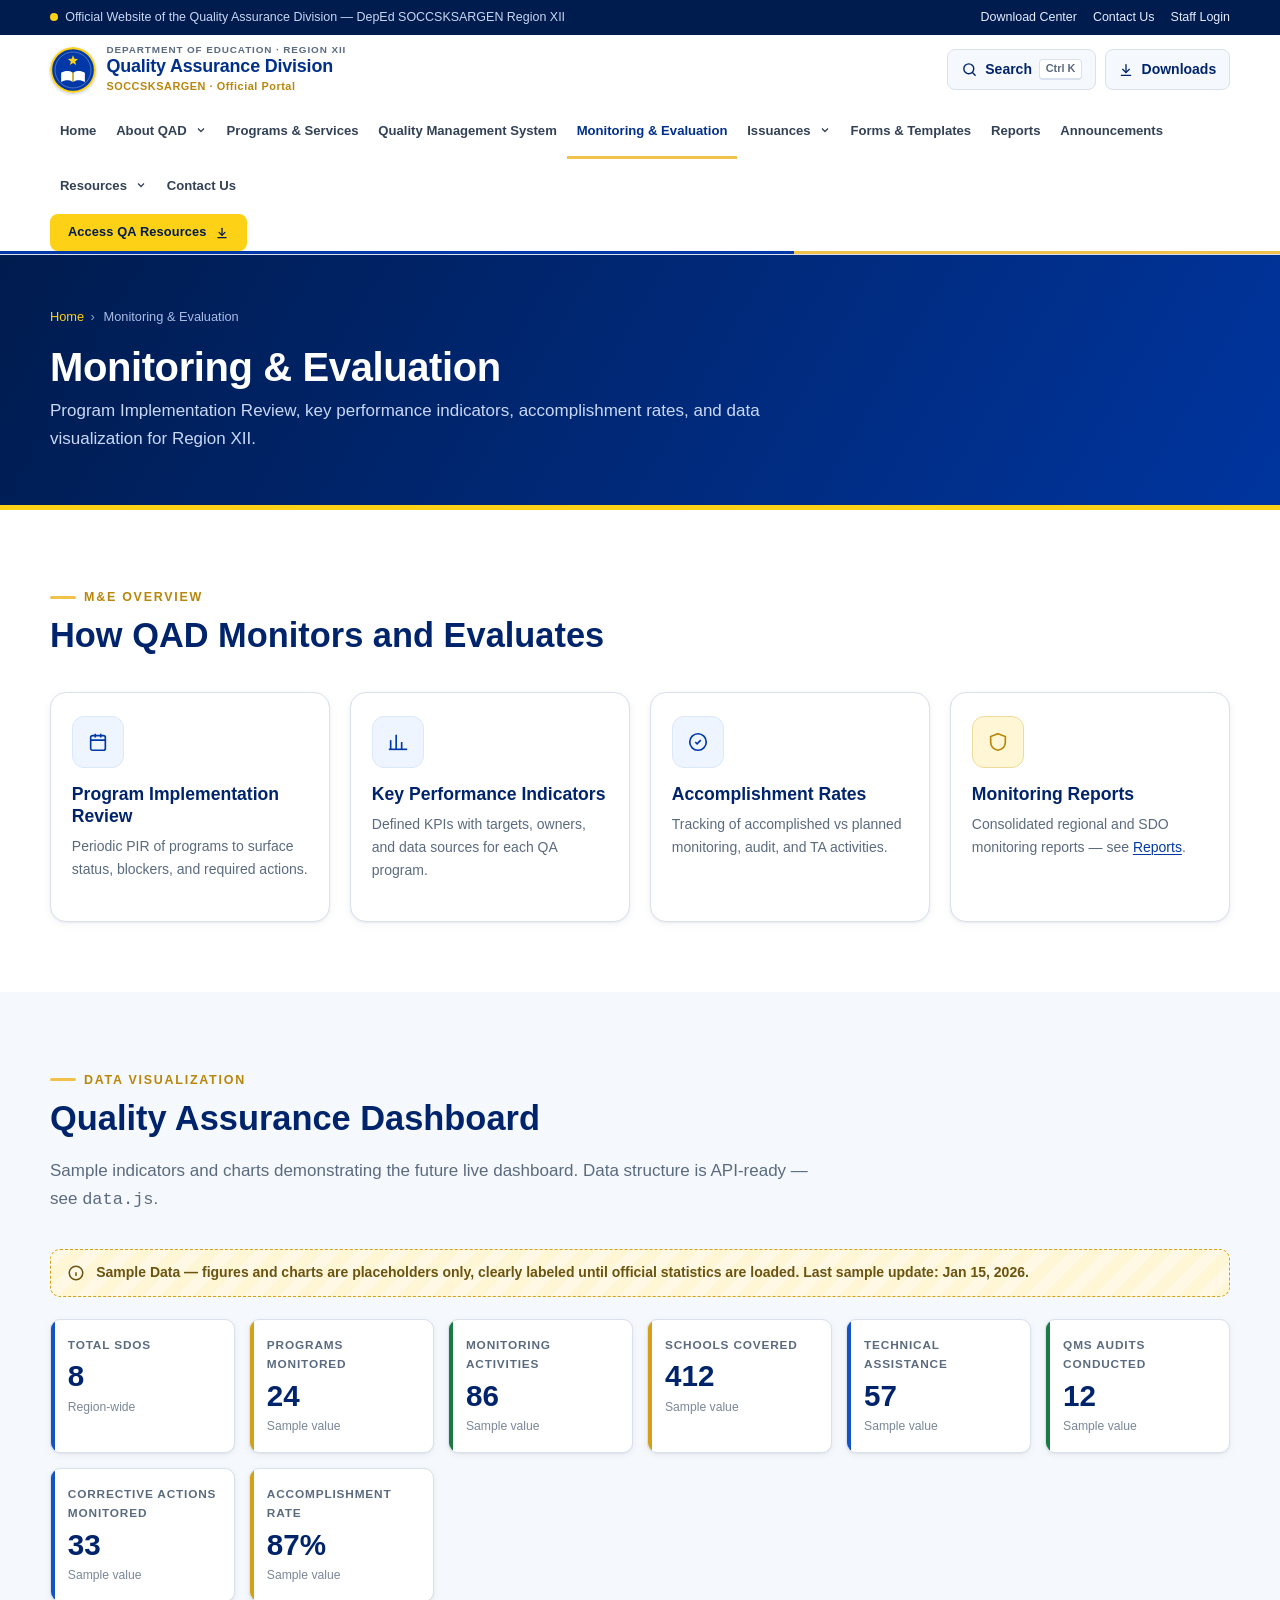
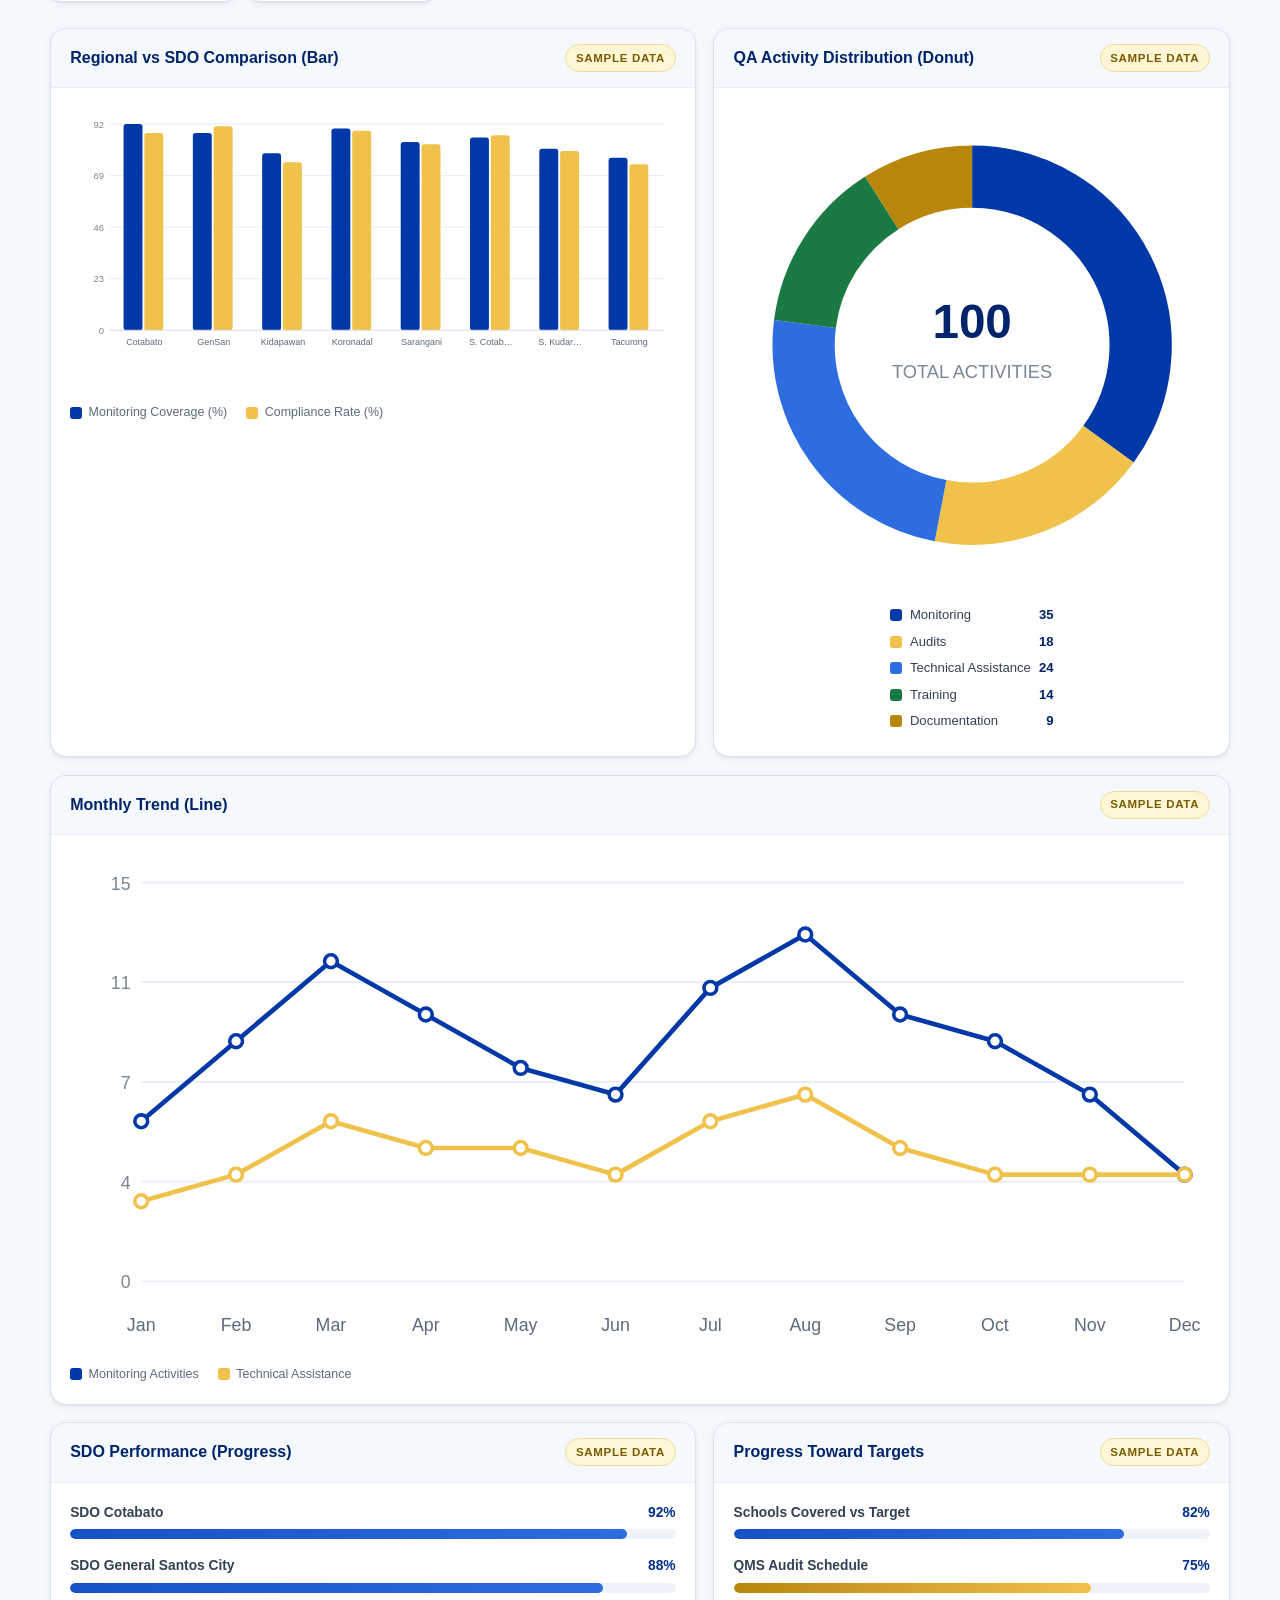
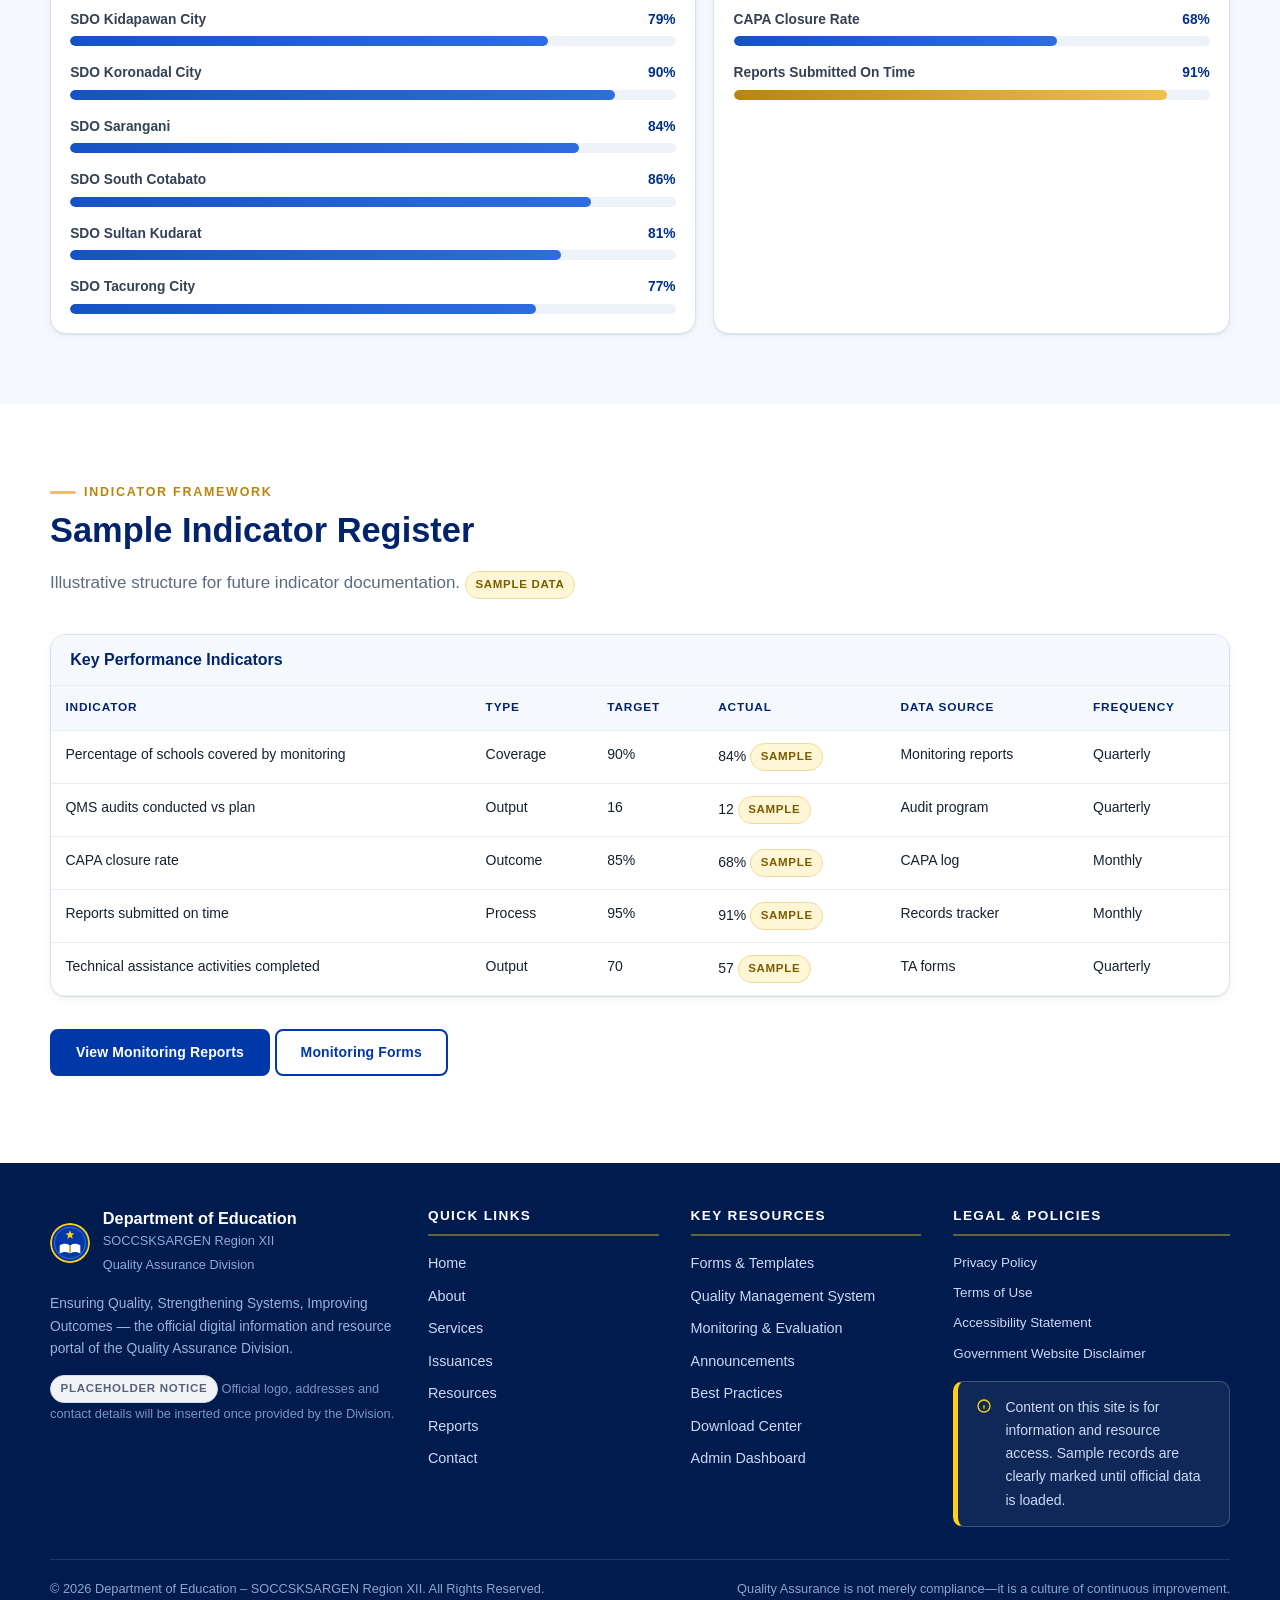
<file: monitoring.html>
<!DOCTYPE html>
<html lang="en-PH">
<head>
  <meta charset="UTF-8">
  <meta name="viewport" content="width=device-width, initial-scale=1.0">
  <title>Monitoring &amp; Evaluation | QAD DepEd Region XII</title>
  <meta name="description" content="Program Implementation Review, key performance indicators, accomplishment rates and the regional quality assurance dashboard for Region XII.">
  <meta name="author" content="Quality Assurance Division, DepEd SOCCSKSARGEN Region XII">
  <meta name="theme-color" content="#0038a8">
  <meta property="og:title" content="Monitoring &amp; Evaluation | QAD DepEd Region XII">
  <meta property="og:description" content="Program Implementation Review, key performance indicators, accomplishment rates and the regional quality assurance dashboard for Region XII.">
  <meta property="og:type" content="website">
  <meta property="og:locale" content="en_PH">
  <link rel="icon" href="favicon.svg" type="image/svg+xml">
  <link rel="stylesheet" href="styles.css">
  <script type="application/ld+json">
  {
    "@context": "https://schema.org",
    "@type": "GovernmentService",
    "name": "Quality Assurance Division",
    "provider": {
      "@type": "Organization",
      "name": "Department of Education — SOCCSKSARGEN Region XII",
      "areaServed": "SOCCSKSARGEN (Region XII), Philippines"
    },
    "description": "Technical assistance, monitoring, evaluation, quality management and continuous improvement support for Region XII."
  }
  </script>
</head>
<body class="page-monitoring">
<a class="skip-link" href="#main-content">Skip to main content</a>
<div class="topbar">
  <div class="container">
    <span class="topbar__tag">Official Website of the Quality Assurance Division — DepEd SOCCSKSARGEN Region XII</span>
    <div class="topbar__links">
      <a href="resources.html#downloads">Download Center</a>
      <a href="contact.html">Contact Us</a>
      <a href="admin-dashboard.html">Staff Login</a>
    </div>
  </div>
</div>

<header class="site-header" role="banner">
  <div class="container header-main">
    <a class="brand" href="index.html" aria-label="QAD DepEd Region XII — Home">
      <!-- Placeholder seal: replace with the official DepEd Region XII / QAD logo -->
      <svg class="brand__seal" viewBox="0 0 64 64" role="img" aria-label="QAD placeholder seal">
        <circle cx="32" cy="32" r="30.5" fill="#0038a8"/>
        <circle cx="32" cy="32" r="30.5" fill="none" stroke="#fcd116" stroke-width="3"/>
        <circle cx="32" cy="32" r="25" fill="none" stroke="#ffffff" stroke-width="1" opacity="0.4"/>
        <path fill="#fcd116" d="M32 11.5 33.9 16.4 39.1 16.7 35 20 36.4 25.1 32 22.2 27.6 25.1 29 20 24.9 16.7 30.1 16.4Z"/>
        <path fill="#ffffff" d="M15.5 35.8C21 32.6 26.8 32.6 31 35.4V48.4C26.8 45.6 21 45.6 15.5 48.8Z"/>
        <path fill="#ffffff" d="M48.5 35.8C43 32.6 37.2 32.6 33 35.4V48.4C37.2 45.6 43 45.6 48.5 48.8Z"/>
        <rect x="31" y="35" width="2" height="13.6" rx="1" fill="#fcd116"/>
      </svg>
      <span class="brand__text">
        <span class="brand__dep">Department of Education · Region XII</span>
        <span class="brand__title">Quality Assurance Division</span>
        <span class="brand__sub">SOCCSKSARGEN · Official Portal</span>
      </span>
    </a>

    <div class="header-actions">
      <button type="button" class="icon-btn" data-open-search aria-label="Open search">
        <svg width="17" height="17" viewBox="0 0 24 24" fill="none" stroke="currentColor" stroke-width="2" stroke-linecap="round" aria-hidden="true"><circle cx="11" cy="11" r="7"/><path d="M20 20l-3.5-3.5"/></svg>
        <span class="icon-btn__label">Search</span> <kbd>Ctrl K</kbd>
      </button>
      <a class="icon-btn" href="resources.html#downloads">
        <svg width="16" height="16" viewBox="0 0 24 24" fill="none" stroke="currentColor" stroke-width="2" stroke-linecap="round" aria-hidden="true"><path d="M12 4v11"/><path d="M7 11l5 5 5-5"/><path d="M5 20h14"/></svg>
        <span class="icon-btn__label">Downloads</span>
      </a>
      <button type="button" class="nav-toggle" aria-label="Toggle navigation menu" aria-expanded="false" aria-controls="main-nav">
        <span></span><span></span><span></span>
      </button>
    </div>
  </div>

  <nav class="main-nav" id="main-nav" aria-label="Primary">
    <div class="container">
      <ul class="nav-list">
        <li><a class="nav-link" data-page="index.html" href="index.html">Home</a></li>
        <li class="nav-item--drop">
          <a class="nav-link" data-page="about.html" href="about.html" aria-haspopup="true" aria-expanded="false">
            About QAD
            <svg class="caret" width="12" height="12" viewBox="0 0 24 24" fill="none" stroke="currentColor" stroke-width="2.5" aria-hidden="true"><path d="M6 9l6 6 6-6"/></svg>
          </a>
          <ul class="nav-dropdown">
            <li><a href="about.html#vision-mission">Vision, Mission &amp; Values</a></li>
            <li><a href="about.html#core-functions">Core Functions</a></li>
            <li><a href="about.html#structure">Organizational Structure</a></li>
            <li><a href="about.html#personnel">Key Personnel</a></li>
            <li><a href="about.html#contact-info">Contact Information</a></li>
          </ul>
        </li>
        <li><a class="nav-link" data-page="programs.html" href="programs.html">Programs &amp; Services</a></li>
        <li><a class="nav-link" data-page="qms.html" href="qms.html">Quality Management System</a></li>
        <li><a class="nav-link" data-page="monitoring.html" href="monitoring.html">Monitoring &amp; Evaluation</a></li>
        <li class="nav-item--drop">
          <a class="nav-link" data-page="issuances.html" href="issuances.html" aria-haspopup="true" aria-expanded="false">
            Issuances
            <svg class="caret" width="12" height="12" viewBox="0 0 24 24" fill="none" stroke="currentColor" stroke-width="2.5" aria-hidden="true"><path d="M6 9l6 6 6-6"/></svg>
          </a>
          <ul class="nav-dropdown">
            <li><a href="issuances.html">All Issuances</a></li>
            <li><a href="issuances.html?type=DepEd%20Orders">DepEd Orders</a></li>
            <li><a href="issuances.html?type=DepEd%20Memoranda">DepEd Memoranda</a></li>
            <li><a href="issuances.html?type=Regional%20Memoranda">Regional Memoranda</a></li>
            <li><a href="issuances.html?type=Regional%20Advisories">Regional Advisories</a></li>
            <li><a href="issuances.html?type=Office%20Memoranda">Office Memoranda</a></li>
            <li><a href="issuances.html?type=QA%20Guidelines">QA Guidelines</a></li>
            <li><a href="issuances.html?type=QMS%20Documents">QMS Documents</a></li>
          </ul>
        </li>
        <li><a class="nav-link" data-page="forms.html" href="forms.html">Forms &amp; Templates</a></li>
        <li><a class="nav-link" data-page="reports.html" href="reports.html">Reports</a></li>
        <li><a class="nav-link" data-page="announcements.html" href="announcements.html">Announcements</a></li>
        <li class="nav-item--drop">
          <a class="nav-link" data-page="resources.html" href="resources.html" aria-haspopup="true" aria-expanded="false">
            Resources
            <svg class="caret" width="12" height="12" viewBox="0 0 24 24" fill="none" stroke="currentColor" stroke-width="2.5" aria-hidden="true"><path d="M6 9l6 6 6-6"/></svg>
          </a>
          <ul class="nav-dropdown">
            <li><a href="resources.html">QA Knowledge Hub</a></li>
            <li><a href="resources.html#best-practices">Quality Practices in Action</a></li>
            <li><a href="resources.html#downloads">Download Center</a></li>
          </ul>
        </li>
        <li><a class="nav-link" data-page="contact.html" href="contact.html">Contact Us</a></li>
        <li style="display:none" data-wide-only><a class="nav-link" href="admin-dashboard.html">Admin</a></li>
      </ul>
      <a class="btn btn--gold nav-cta" href="resources.html#downloads">
        Access QA Resources
        <svg width="14" height="14" viewBox="0 0 24 24" fill="none" stroke="currentColor" stroke-width="2.2" stroke-linecap="round" aria-hidden="true"><path d="M12 4v11"/><path d="M7 11l5 5 5-5"/><path d="M5 20h14"/></svg>
      </a>
    </div>
  </nav>
</header>


<div class="search-modal" id="search-modal" role="dialog" aria-modal="true" aria-label="Search the QAD website" aria-hidden="true">
  <div class="search-panel">
    <div class="search-panel__bar">
      <svg width="20" height="20" viewBox="0 0 24 24" fill="none" stroke="currentColor" stroke-width="2" stroke-linecap="round" aria-hidden="true"><circle cx="11" cy="11" r="7"/><path d="M20 20l-3.5-3.5"/></svg>
      <label class="visually-hidden" for="global-search-input">Search issuances, forms, resources…</label>
      <input id="global-search-input" type="search" placeholder="Search issuances, forms, resources, announcements…" autocomplete="off">
      <button type="button" class="search-panel__close" id="search-close">Esc</button>
    </div>
    <ul class="search-results" id="global-search-results" role="listbox" aria-label="Search results"></ul>
    <div class="search-hint">
      <span>Try: <strong>monitoring</strong></span>
      <span><strong>QMS</strong></span>
      <span><strong>checklist</strong></span>
      <span>Press <kbd>Ctrl</kbd>+<kbd>K</kbd> anywhere</span>
    </div>
  </div>
</div>

<main id="main-content">

  <section class="page-hero">
    <div class="container">
      <ol class="breadcrumb" aria-label="Breadcrumb"><li><a href="index.html">Home</a></li><li>Monitoring &amp; Evaluation</li></ol>
      <h1>Monitoring &amp; Evaluation</h1>
      <p>Program Implementation Review, key performance indicators, accomplishment rates, and data visualization for Region XII.</p>
    </div>
  </section>

  <section class="section" aria-labelledby="me-title">
    <div class="container">
      <div class="section-head">
        <span class="eyebrow">M&amp;E Overview</span>
        <h2 id="me-title">How QAD Monitors and Evaluates</h2>
      </div>
      <div class="grid grid-4">
        <div class="card"><div class="card__icon"><svg width="22" height="22" viewBox="0 0 24 24" fill="none" stroke="currentColor" stroke-width="1.8"><rect x="4" y="5" width="16" height="16" rx="2"/><path d="M4 10h16M9 3v4M15 3v4"/></svg></div><h3>Program Implementation Review</h3><p>Periodic PIR of programs to surface status, blockers, and required actions.</p></div>
        <div class="card"><div class="card__icon"><svg width="22" height="22" viewBox="0 0 24 24" fill="none" stroke="currentColor" stroke-width="1.8"><path d="M4 20V10"/><path d="M10 20V4"/><path d="M16 20v-8"/><path d="M22 20H2"/></svg></div><h3>Key Performance Indicators</h3><p>Defined KPIs with targets, owners, and data sources for each QA program.</p></div>
        <div class="card"><div class="card__icon"><svg width="22" height="22" viewBox="0 0 24 24" fill="none" stroke="currentColor" stroke-width="1.8"><path d="M9 12l2 2 4-4"/><circle cx="12" cy="12" r="9"/></svg></div><h3>Accomplishment Rates</h3><p>Tracking of accomplished vs planned monitoring, audit, and TA activities.</p></div>
        <div class="card"><div class="card__icon card__icon--gold"><svg width="22" height="22" viewBox="0 0 24 24" fill="none" stroke="currentColor" stroke-width="1.8"><path d="M12 3l8 3v6c0 5-3.5 8-8 9-4.5-1-8-4-8-9V6z"/></svg></div><h3>Monitoring Reports</h3><p>Consolidated regional and SDO monitoring reports — see <a href="reports.html">Reports</a>.</p></div>
      </div>
    </div>
  </section>

  <!-- DASHBOARD -->
  <section class="section section--tint" id="dashboard" aria-labelledby="dash-title">
    <div class="container">
      <div class="section-head">
        <span class="eyebrow">Data Visualization</span>
        <h2 id="dash-title">Quality Assurance Dashboard</h2>
        <p>Sample indicators and charts demonstrating the future live dashboard. Data structure is API-ready — see <code>data.js</code>.</p>
      </div>

      <div class="sample-banner" role="note">
        <svg width="18" height="18" viewBox="0 0 24 24" fill="none" stroke="currentColor" stroke-width="2" aria-hidden="true"><circle cx="12" cy="12" r="9"/><path d="M12 11v5M12 8h.01"/></svg>
        <span><strong>Sample Data</strong> — figures and charts are placeholders only, clearly labeled until official statistics are loaded. Last sample update: <span id="dash-updated">—</span>.</span>
      </div>

      <div class="kpi-grid" id="kpi-grid" aria-label="Key performance indicators"></div>

      <div class="chart-grid">
        <div class="panel">
          <div class="panel__head"><h3>Regional vs SDO Comparison (Bar)</h3><span class="chip chip--sample">Sample Data</span></div>
          <div class="panel__body chart-box" id="chart-bar"></div>
        </div>
        <div class="panel">
          <div class="panel__head"><h3>QA Activity Distribution (Donut)</h3><span class="chip chip--sample">Sample Data</span></div>
          <div class="panel__body chart-box" id="chart-donut"></div>
        </div>
        <div class="panel span-2">
          <div class="panel__head"><h3>Monthly Trend (Line)</h3><span class="chip chip--sample">Sample Data</span></div>
          <div class="panel__body chart-box" id="chart-line"></div>
        </div>
        <div class="panel">
          <div class="panel__head"><h3>SDO Performance (Progress)</h3><span class="chip chip--sample">Sample Data</span></div>
          <div class="panel__body" id="chart-progress-sdo"></div>
        </div>
        <div class="panel">
          <div class="panel__head"><h3>Progress Toward Targets</h3><span class="chip chip--sample">Sample Data</span></div>
          <div class="panel__body" id="chart-progress-target"></div>
        </div>
      </div>
    </div>
  </section>

  <!-- PIR & indicators table -->
  <section class="section" aria-labelledby="kpi-title">
    <div class="container">
      <div class="section-head">
        <span class="eyebrow">Indicator Framework</span>
        <h2 id="kpi-title">Sample Indicator Register</h2>
        <p>Illustrative structure for future indicator documentation. <span class="chip chip--sample">Sample Data</span></p>
      </div>
      <div class="panel">
        <div class="panel__head"><h3>Key Performance Indicators</h3></div>
        <div class="table-wrap">
          <table class="data">
            <caption class="visually-hidden">Sample KPI register with targets and data sources</caption>
            <thead>
              <tr><th scope="col">Indicator</th><th scope="col">Type</th><th scope="col">Target</th><th scope="col">Actual</th><th scope="col">Data Source</th><th scope="col">Frequency</th></tr>
            </thead>
            <tbody>
              <tr><td>Percentage of schools covered by monitoring</td><td>Coverage</td><td>90%</td><td>84% <span class="chip chip--sample">Sample</span></td><td>Monitoring reports</td><td>Quarterly</td></tr>
              <tr><td>QMS audits conducted vs plan</td><td>Output</td><td>16</td><td>12 <span class="chip chip--sample">Sample</span></td><td>Audit program</td><td>Quarterly</td></tr>
              <tr><td>CAPA closure rate</td><td>Outcome</td><td>85%</td><td>68% <span class="chip chip--sample">Sample</span></td><td>CAPA log</td><td>Monthly</td></tr>
              <tr><td>Reports submitted on time</td><td>Process</td><td>95%</td><td>91% <span class="chip chip--sample">Sample</span></td><td>Records tracker</td><td>Monthly</td></tr>
              <tr><td>Technical assistance activities completed</td><td>Output</td><td>70</td><td>57 <span class="chip chip--sample">Sample</span></td><td>TA forms</td><td>Quarterly</td></tr>
            </tbody>
          </table>
        </div>
      </div>
      <p class="mt-2"><a class="btn btn--primary" href="reports.html">View Monitoring Reports</a>
      <a class="btn btn--outline" href="forms.html?cat=Monitoring%20Forms">Monitoring Forms</a></p>
    </div>
  </section>

</main>

<footer class="site-footer" role="contentinfo">
  <div class="container">
    <div class="footer-grid">
      <div>
        <div class="footer-brand">
          <svg width="40" height="40" viewBox="0 0 64 64" aria-hidden="true">
            <circle cx="32" cy="32" r="30.5" fill="#0038a8"/>
            <circle cx="32" cy="32" r="30.5" fill="none" stroke="#fcd116" stroke-width="3"/>
            <circle cx="32" cy="32" r="25" fill="none" stroke="#ffffff" stroke-width="1" opacity="0.4"/>
            <path fill="#fcd116" d="M32 11.5 33.9 16.4 39.1 16.7 35 20 36.4 25.1 32 22.2 27.6 25.1 29 20 24.9 16.7 30.1 16.4Z"/>
            <path fill="#ffffff" d="M15.5 35.8C21 32.6 26.8 32.6 31 35.4V48.4C26.8 45.6 21 45.6 15.5 48.8Z"/>
            <path fill="#ffffff" d="M48.5 35.8C43 32.6 37.2 32.6 33 35.4V48.4C37.2 45.6 43 45.6 48.5 48.8Z"/>
            <rect x="31" y="35" width="2" height="13.6" rx="1" fill="#fcd116"/>
          </svg>
          <div>
            <strong>Department of Education</strong>
            <span>SOCCSKSARGEN Region XII<br>Quality Assurance Division</span>
          </div>
        </div>
        <p style="font-size:.86rem;color:#9db0dc;">
          Ensuring Quality, Strengthening Systems, Improving Outcomes — the official digital information and resource portal of the Quality Assurance Division.
        </p>
        <p style="font-size:.8rem;color:#7f93c4;">
          <span class="chip chip--placeholder">Placeholder notice</span>
          Official logo, addresses and contact details will be inserted once provided by the Division.
        </p>
      </div>

      <div>
        <h3>Quick Links</h3>
        <ul class="footer-links">
          <li><a href="index.html">Home</a></li>
          <li><a href="about.html">About</a></li>
          <li><a href="programs.html">Services</a></li>
          <li><a href="issuances.html">Issuances</a></li>
          <li><a href="resources.html">Resources</a></li>
          <li><a href="reports.html">Reports</a></li>
          <li><a href="contact.html">Contact</a></li>
        </ul>
      </div>

      <div>
        <h3>Key Resources</h3>
        <ul class="footer-links">
          <li><a href="forms.html">Forms &amp; Templates</a></li>
          <li><a href="qms.html">Quality Management System</a></li>
          <li><a href="monitoring.html">Monitoring &amp; Evaluation</a></li>
          <li><a href="announcements.html">Announcements</a></li>
          <li><a href="resources.html#best-practices">Best Practices</a></li>
          <li><a href="resources.html#downloads">Download Center</a></li>
          <li><a href="admin-dashboard.html">Admin Dashboard</a></li>
        </ul>
      </div>

      <div>
        <h3>Legal &amp; Policies</h3>
        <ul class="footer-legal">
          <li><a href="#" data-demo-link>Privacy Policy</a></li>
          <li><a href="#" data-demo-link>Terms of Use</a></li>
          <li><a href="#" data-demo-link>Accessibility Statement</a></li>
          <li><a href="#" data-demo-link>Government Website Disclaimer</a></li>
        </ul>
        <div class="callout callout--info" style="margin-top:1rem;background:rgba(255,255,255,.06);border-color:rgba(255,255,255,.2);border-left-color:#fcd116;color:#cdd9f5;">
          <svg width="16" height="16" viewBox="0 0 24 24" fill="none" stroke="#fcd116" stroke-width="2" aria-hidden="true"><circle cx="12" cy="12" r="9"/><path d="M12 11v5M12 8h.01"/></svg>
          <span>Content on this site is for information and resource access. Sample records are clearly marked until official data is loaded.</span>
        </div>
      </div>
    </div>

    <div class="footer-bottom">
      <p>© <span data-year>2026</span> Department of Education – SOCCSKSARGEN Region XII. All Rights Reserved.</p>
      <p>Quality Assurance is not merely compliance—it is a culture of continuous improvement.</p>
    </div>
  </div>
</footer>

<script src="data.js" defer></script>
<script src="main.js" defer></script>
</body>
</html>
</file>
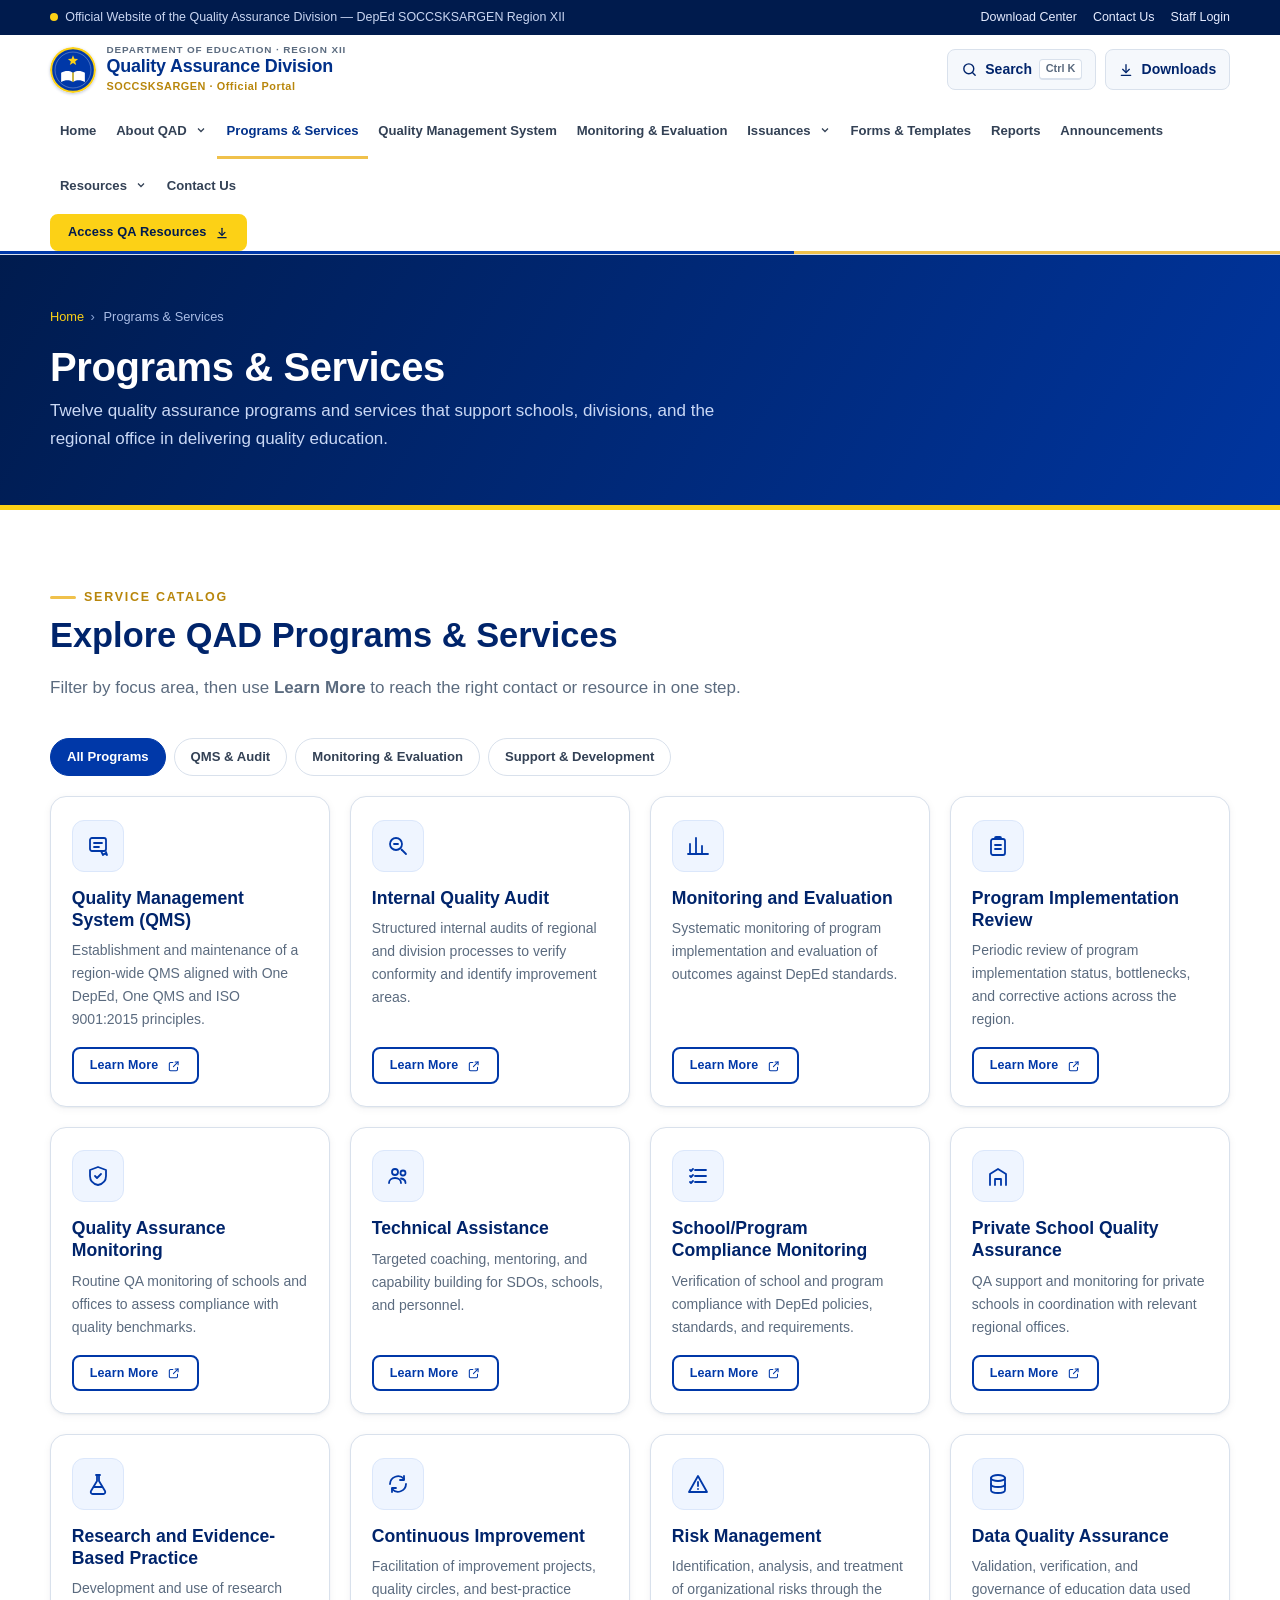
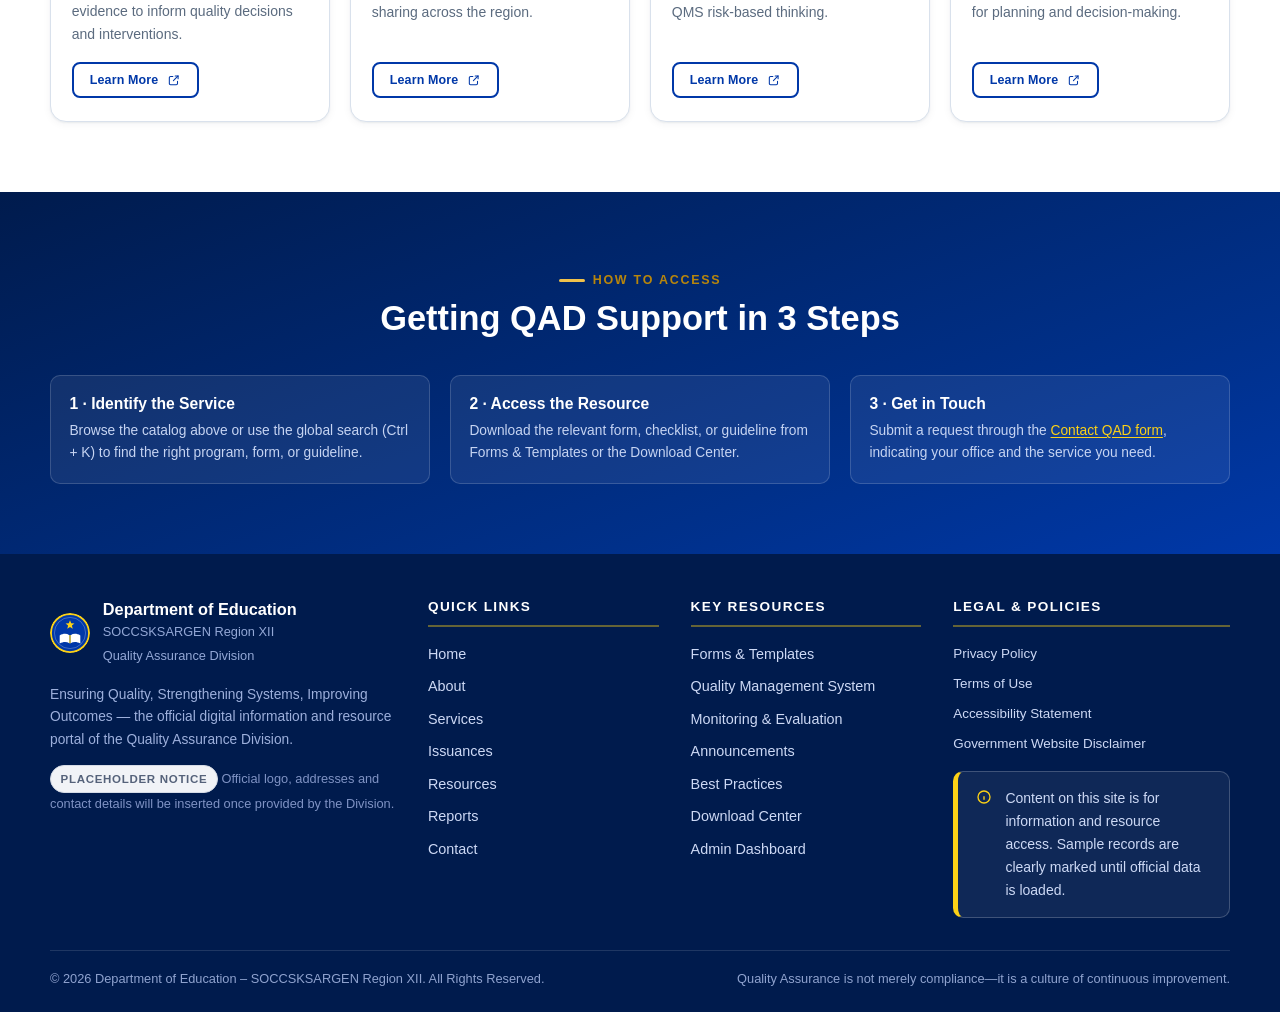
<file: programs.html>
<!DOCTYPE html>
<html lang="en-PH">
<head>
  <meta charset="UTF-8">
  <meta name="viewport" content="width=device-width, initial-scale=1.0">
  <title>Programs &amp; Services | QAD DepEd Region XII</title>
  <meta name="description" content="Twelve core quality assurance programs and services of QAD Region XII, including QMS, internal audits, monitoring and evaluation, and technical assistance.">
  <meta name="author" content="Quality Assurance Division, DepEd SOCCSKSARGEN Region XII">
  <meta name="theme-color" content="#0038a8">
  <meta property="og:title" content="Programs &amp; Services | QAD DepEd Region XII">
  <meta property="og:description" content="Twelve core quality assurance programs and services of QAD Region XII, including QMS, internal audits, monitoring and evaluation, and technical assistance.">
  <meta property="og:type" content="website">
  <meta property="og:locale" content="en_PH">
  <link rel="icon" href="favicon.svg" type="image/svg+xml">
  <link rel="stylesheet" href="styles.css">
  <script type="application/ld+json">
  {
    "@context": "https://schema.org",
    "@type": "GovernmentService",
    "name": "Quality Assurance Division",
    "provider": {
      "@type": "Organization",
      "name": "Department of Education — SOCCSKSARGEN Region XII",
      "areaServed": "SOCCSKSARGEN (Region XII), Philippines"
    },
    "description": "Technical assistance, monitoring, evaluation, quality management and continuous improvement support for Region XII."
  }
  </script>
</head>
<body class="page-programs">
<a class="skip-link" href="#main-content">Skip to main content</a>
<div class="topbar">
  <div class="container">
    <span class="topbar__tag">Official Website of the Quality Assurance Division — DepEd SOCCSKSARGEN Region XII</span>
    <div class="topbar__links">
      <a href="resources.html#downloads">Download Center</a>
      <a href="contact.html">Contact Us</a>
      <a href="admin-dashboard.html">Staff Login</a>
    </div>
  </div>
</div>

<header class="site-header" role="banner">
  <div class="container header-main">
    <a class="brand" href="index.html" aria-label="QAD DepEd Region XII — Home">
      <!-- Placeholder seal: replace with the official DepEd Region XII / QAD logo -->
      <svg class="brand__seal" viewBox="0 0 64 64" role="img" aria-label="QAD placeholder seal">
        <circle cx="32" cy="32" r="30.5" fill="#0038a8"/>
        <circle cx="32" cy="32" r="30.5" fill="none" stroke="#fcd116" stroke-width="3"/>
        <circle cx="32" cy="32" r="25" fill="none" stroke="#ffffff" stroke-width="1" opacity="0.4"/>
        <path fill="#fcd116" d="M32 11.5 33.9 16.4 39.1 16.7 35 20 36.4 25.1 32 22.2 27.6 25.1 29 20 24.9 16.7 30.1 16.4Z"/>
        <path fill="#ffffff" d="M15.5 35.8C21 32.6 26.8 32.6 31 35.4V48.4C26.8 45.6 21 45.6 15.5 48.8Z"/>
        <path fill="#ffffff" d="M48.5 35.8C43 32.6 37.2 32.6 33 35.4V48.4C37.2 45.6 43 45.6 48.5 48.8Z"/>
        <rect x="31" y="35" width="2" height="13.6" rx="1" fill="#fcd116"/>
      </svg>
      <span class="brand__text">
        <span class="brand__dep">Department of Education · Region XII</span>
        <span class="brand__title">Quality Assurance Division</span>
        <span class="brand__sub">SOCCSKSARGEN · Official Portal</span>
      </span>
    </a>

    <div class="header-actions">
      <button type="button" class="icon-btn" data-open-search aria-label="Open search">
        <svg width="17" height="17" viewBox="0 0 24 24" fill="none" stroke="currentColor" stroke-width="2" stroke-linecap="round" aria-hidden="true"><circle cx="11" cy="11" r="7"/><path d="M20 20l-3.5-3.5"/></svg>
        <span class="icon-btn__label">Search</span> <kbd>Ctrl K</kbd>
      </button>
      <a class="icon-btn" href="resources.html#downloads">
        <svg width="16" height="16" viewBox="0 0 24 24" fill="none" stroke="currentColor" stroke-width="2" stroke-linecap="round" aria-hidden="true"><path d="M12 4v11"/><path d="M7 11l5 5 5-5"/><path d="M5 20h14"/></svg>
        <span class="icon-btn__label">Downloads</span>
      </a>
      <button type="button" class="nav-toggle" aria-label="Toggle navigation menu" aria-expanded="false" aria-controls="main-nav">
        <span></span><span></span><span></span>
      </button>
    </div>
  </div>

  <nav class="main-nav" id="main-nav" aria-label="Primary">
    <div class="container">
      <ul class="nav-list">
        <li><a class="nav-link" data-page="index.html" href="index.html">Home</a></li>
        <li class="nav-item--drop">
          <a class="nav-link" data-page="about.html" href="about.html" aria-haspopup="true" aria-expanded="false">
            About QAD
            <svg class="caret" width="12" height="12" viewBox="0 0 24 24" fill="none" stroke="currentColor" stroke-width="2.5" aria-hidden="true"><path d="M6 9l6 6 6-6"/></svg>
          </a>
          <ul class="nav-dropdown">
            <li><a href="about.html#vision-mission">Vision, Mission &amp; Values</a></li>
            <li><a href="about.html#core-functions">Core Functions</a></li>
            <li><a href="about.html#structure">Organizational Structure</a></li>
            <li><a href="about.html#personnel">Key Personnel</a></li>
            <li><a href="about.html#contact-info">Contact Information</a></li>
          </ul>
        </li>
        <li><a class="nav-link" data-page="programs.html" href="programs.html">Programs &amp; Services</a></li>
        <li><a class="nav-link" data-page="qms.html" href="qms.html">Quality Management System</a></li>
        <li><a class="nav-link" data-page="monitoring.html" href="monitoring.html">Monitoring &amp; Evaluation</a></li>
        <li class="nav-item--drop">
          <a class="nav-link" data-page="issuances.html" href="issuances.html" aria-haspopup="true" aria-expanded="false">
            Issuances
            <svg class="caret" width="12" height="12" viewBox="0 0 24 24" fill="none" stroke="currentColor" stroke-width="2.5" aria-hidden="true"><path d="M6 9l6 6 6-6"/></svg>
          </a>
          <ul class="nav-dropdown">
            <li><a href="issuances.html">All Issuances</a></li>
            <li><a href="issuances.html?type=DepEd%20Orders">DepEd Orders</a></li>
            <li><a href="issuances.html?type=DepEd%20Memoranda">DepEd Memoranda</a></li>
            <li><a href="issuances.html?type=Regional%20Memoranda">Regional Memoranda</a></li>
            <li><a href="issuances.html?type=Regional%20Advisories">Regional Advisories</a></li>
            <li><a href="issuances.html?type=Office%20Memoranda">Office Memoranda</a></li>
            <li><a href="issuances.html?type=QA%20Guidelines">QA Guidelines</a></li>
            <li><a href="issuances.html?type=QMS%20Documents">QMS Documents</a></li>
          </ul>
        </li>
        <li><a class="nav-link" data-page="forms.html" href="forms.html">Forms &amp; Templates</a></li>
        <li><a class="nav-link" data-page="reports.html" href="reports.html">Reports</a></li>
        <li><a class="nav-link" data-page="announcements.html" href="announcements.html">Announcements</a></li>
        <li class="nav-item--drop">
          <a class="nav-link" data-page="resources.html" href="resources.html" aria-haspopup="true" aria-expanded="false">
            Resources
            <svg class="caret" width="12" height="12" viewBox="0 0 24 24" fill="none" stroke="currentColor" stroke-width="2.5" aria-hidden="true"><path d="M6 9l6 6 6-6"/></svg>
          </a>
          <ul class="nav-dropdown">
            <li><a href="resources.html">QA Knowledge Hub</a></li>
            <li><a href="resources.html#best-practices">Quality Practices in Action</a></li>
            <li><a href="resources.html#downloads">Download Center</a></li>
          </ul>
        </li>
        <li><a class="nav-link" data-page="contact.html" href="contact.html">Contact Us</a></li>
        <li style="display:none" data-wide-only><a class="nav-link" href="admin-dashboard.html">Admin</a></li>
      </ul>
      <a class="btn btn--gold nav-cta" href="resources.html#downloads">
        Access QA Resources
        <svg width="14" height="14" viewBox="0 0 24 24" fill="none" stroke="currentColor" stroke-width="2.2" stroke-linecap="round" aria-hidden="true"><path d="M12 4v11"/><path d="M7 11l5 5 5-5"/><path d="M5 20h14"/></svg>
      </a>
    </div>
  </nav>
</header>


<div class="search-modal" id="search-modal" role="dialog" aria-modal="true" aria-label="Search the QAD website" aria-hidden="true">
  <div class="search-panel">
    <div class="search-panel__bar">
      <svg width="20" height="20" viewBox="0 0 24 24" fill="none" stroke="currentColor" stroke-width="2" stroke-linecap="round" aria-hidden="true"><circle cx="11" cy="11" r="7"/><path d="M20 20l-3.5-3.5"/></svg>
      <label class="visually-hidden" for="global-search-input">Search issuances, forms, resources…</label>
      <input id="global-search-input" type="search" placeholder="Search issuances, forms, resources, announcements…" autocomplete="off">
      <button type="button" class="search-panel__close" id="search-close">Esc</button>
    </div>
    <ul class="search-results" id="global-search-results" role="listbox" aria-label="Search results"></ul>
    <div class="search-hint">
      <span>Try: <strong>monitoring</strong></span>
      <span><strong>QMS</strong></span>
      <span><strong>checklist</strong></span>
      <span>Press <kbd>Ctrl</kbd>+<kbd>K</kbd> anywhere</span>
    </div>
  </div>
</div>

<main id="main-content">

  <section class="page-hero">
    <div class="container">
      <ol class="breadcrumb" aria-label="Breadcrumb"><li><a href="index.html">Home</a></li><li>Programs &amp; Services</li></ol>
      <h1>Programs &amp; Services</h1>
      <p>Twelve quality assurance programs and services that support schools, divisions, and the regional office in delivering quality education.</p>
    </div>
  </section>

  <section class="section" aria-labelledby="pg-title">
    <div class="container">
      <div class="section-head">
        <span class="eyebrow">Service Catalog</span>
        <h2 id="pg-title">Explore QAD Programs &amp; Services</h2>
        <p>Filter by focus area, then use <strong>Learn More</strong> to reach the right contact or resource in one step.</p>
      </div>

      <div class="tabs" role="tablist" aria-label="Filter programs">
        <button class="tab is-active" role="tab" aria-selected="true" data-prog-tab="all">All Programs</button>
        <button class="tab" role="tab" aria-selected="false" data-prog-tab="qms">QMS &amp; Audit</button>
        <button class="tab" role="tab" aria-selected="false" data-prog-tab="monitoring">Monitoring &amp; Evaluation</button>
        <button class="tab" role="tab" aria-selected="false" data-prog-tab="support">Support &amp; Development</button>
      </div>

      <div class="grid grid-3" id="programs-grid">
        <!-- populated by main.js -->
      </div>
    </div>
  </section>

  <section class="section section--navy" aria-labelledby="how-title">
    <div class="container">
      <div class="section-head section-head--center">
        <span class="eyebrow">How to Access</span>
        <h2 id="how-title">Getting QAD Support in 3 Steps</h2>
      </div>
      <div class="grid grid-3">
        <div class="qms-item"><h3>1 · Identify the Service</h3><p>Browse the catalog above or use the global search (Ctrl + K) to find the right program, form, or guideline.</p></div>
        <div class="qms-item"><h3>2 · Access the Resource</h3><p>Download the relevant form, checklist, or guideline from Forms &amp; Templates or the Download Center.</p></div>
        <div class="qms-item"><h3>3 · Get in Touch</h3><p>Submit a request through the <a href="contact.html" style="color:#fcd116;">Contact QAD form</a>, indicating your office and the service you need.</p></div>
      </div>
    </div>
  </section>

</main>

<footer class="site-footer" role="contentinfo">
  <div class="container">
    <div class="footer-grid">
      <div>
        <div class="footer-brand">
          <svg width="40" height="40" viewBox="0 0 64 64" aria-hidden="true">
            <circle cx="32" cy="32" r="30.5" fill="#0038a8"/>
            <circle cx="32" cy="32" r="30.5" fill="none" stroke="#fcd116" stroke-width="3"/>
            <circle cx="32" cy="32" r="25" fill="none" stroke="#ffffff" stroke-width="1" opacity="0.4"/>
            <path fill="#fcd116" d="M32 11.5 33.9 16.4 39.1 16.7 35 20 36.4 25.1 32 22.2 27.6 25.1 29 20 24.9 16.7 30.1 16.4Z"/>
            <path fill="#ffffff" d="M15.5 35.8C21 32.6 26.8 32.6 31 35.4V48.4C26.8 45.6 21 45.6 15.5 48.8Z"/>
            <path fill="#ffffff" d="M48.5 35.8C43 32.6 37.2 32.6 33 35.4V48.4C37.2 45.6 43 45.6 48.5 48.8Z"/>
            <rect x="31" y="35" width="2" height="13.6" rx="1" fill="#fcd116"/>
          </svg>
          <div>
            <strong>Department of Education</strong>
            <span>SOCCSKSARGEN Region XII<br>Quality Assurance Division</span>
          </div>
        </div>
        <p style="font-size:.86rem;color:#9db0dc;">
          Ensuring Quality, Strengthening Systems, Improving Outcomes — the official digital information and resource portal of the Quality Assurance Division.
        </p>
        <p style="font-size:.8rem;color:#7f93c4;">
          <span class="chip chip--placeholder">Placeholder notice</span>
          Official logo, addresses and contact details will be inserted once provided by the Division.
        </p>
      </div>

      <div>
        <h3>Quick Links</h3>
        <ul class="footer-links">
          <li><a href="index.html">Home</a></li>
          <li><a href="about.html">About</a></li>
          <li><a href="programs.html">Services</a></li>
          <li><a href="issuances.html">Issuances</a></li>
          <li><a href="resources.html">Resources</a></li>
          <li><a href="reports.html">Reports</a></li>
          <li><a href="contact.html">Contact</a></li>
        </ul>
      </div>

      <div>
        <h3>Key Resources</h3>
        <ul class="footer-links">
          <li><a href="forms.html">Forms &amp; Templates</a></li>
          <li><a href="qms.html">Quality Management System</a></li>
          <li><a href="monitoring.html">Monitoring &amp; Evaluation</a></li>
          <li><a href="announcements.html">Announcements</a></li>
          <li><a href="resources.html#best-practices">Best Practices</a></li>
          <li><a href="resources.html#downloads">Download Center</a></li>
          <li><a href="admin-dashboard.html">Admin Dashboard</a></li>
        </ul>
      </div>

      <div>
        <h3>Legal &amp; Policies</h3>
        <ul class="footer-legal">
          <li><a href="#" data-demo-link>Privacy Policy</a></li>
          <li><a href="#" data-demo-link>Terms of Use</a></li>
          <li><a href="#" data-demo-link>Accessibility Statement</a></li>
          <li><a href="#" data-demo-link>Government Website Disclaimer</a></li>
        </ul>
        <div class="callout callout--info" style="margin-top:1rem;background:rgba(255,255,255,.06);border-color:rgba(255,255,255,.2);border-left-color:#fcd116;color:#cdd9f5;">
          <svg width="16" height="16" viewBox="0 0 24 24" fill="none" stroke="#fcd116" stroke-width="2" aria-hidden="true"><circle cx="12" cy="12" r="9"/><path d="M12 11v5M12 8h.01"/></svg>
          <span>Content on this site is for information and resource access. Sample records are clearly marked until official data is loaded.</span>
        </div>
      </div>
    </div>

    <div class="footer-bottom">
      <p>© <span data-year>2026</span> Department of Education – SOCCSKSARGEN Region XII. All Rights Reserved.</p>
      <p>Quality Assurance is not merely compliance—it is a culture of continuous improvement.</p>
    </div>
  </div>
</footer>

<script src="data.js" defer></script>
<script src="main.js" defer></script>
</body>
</html>
</file>
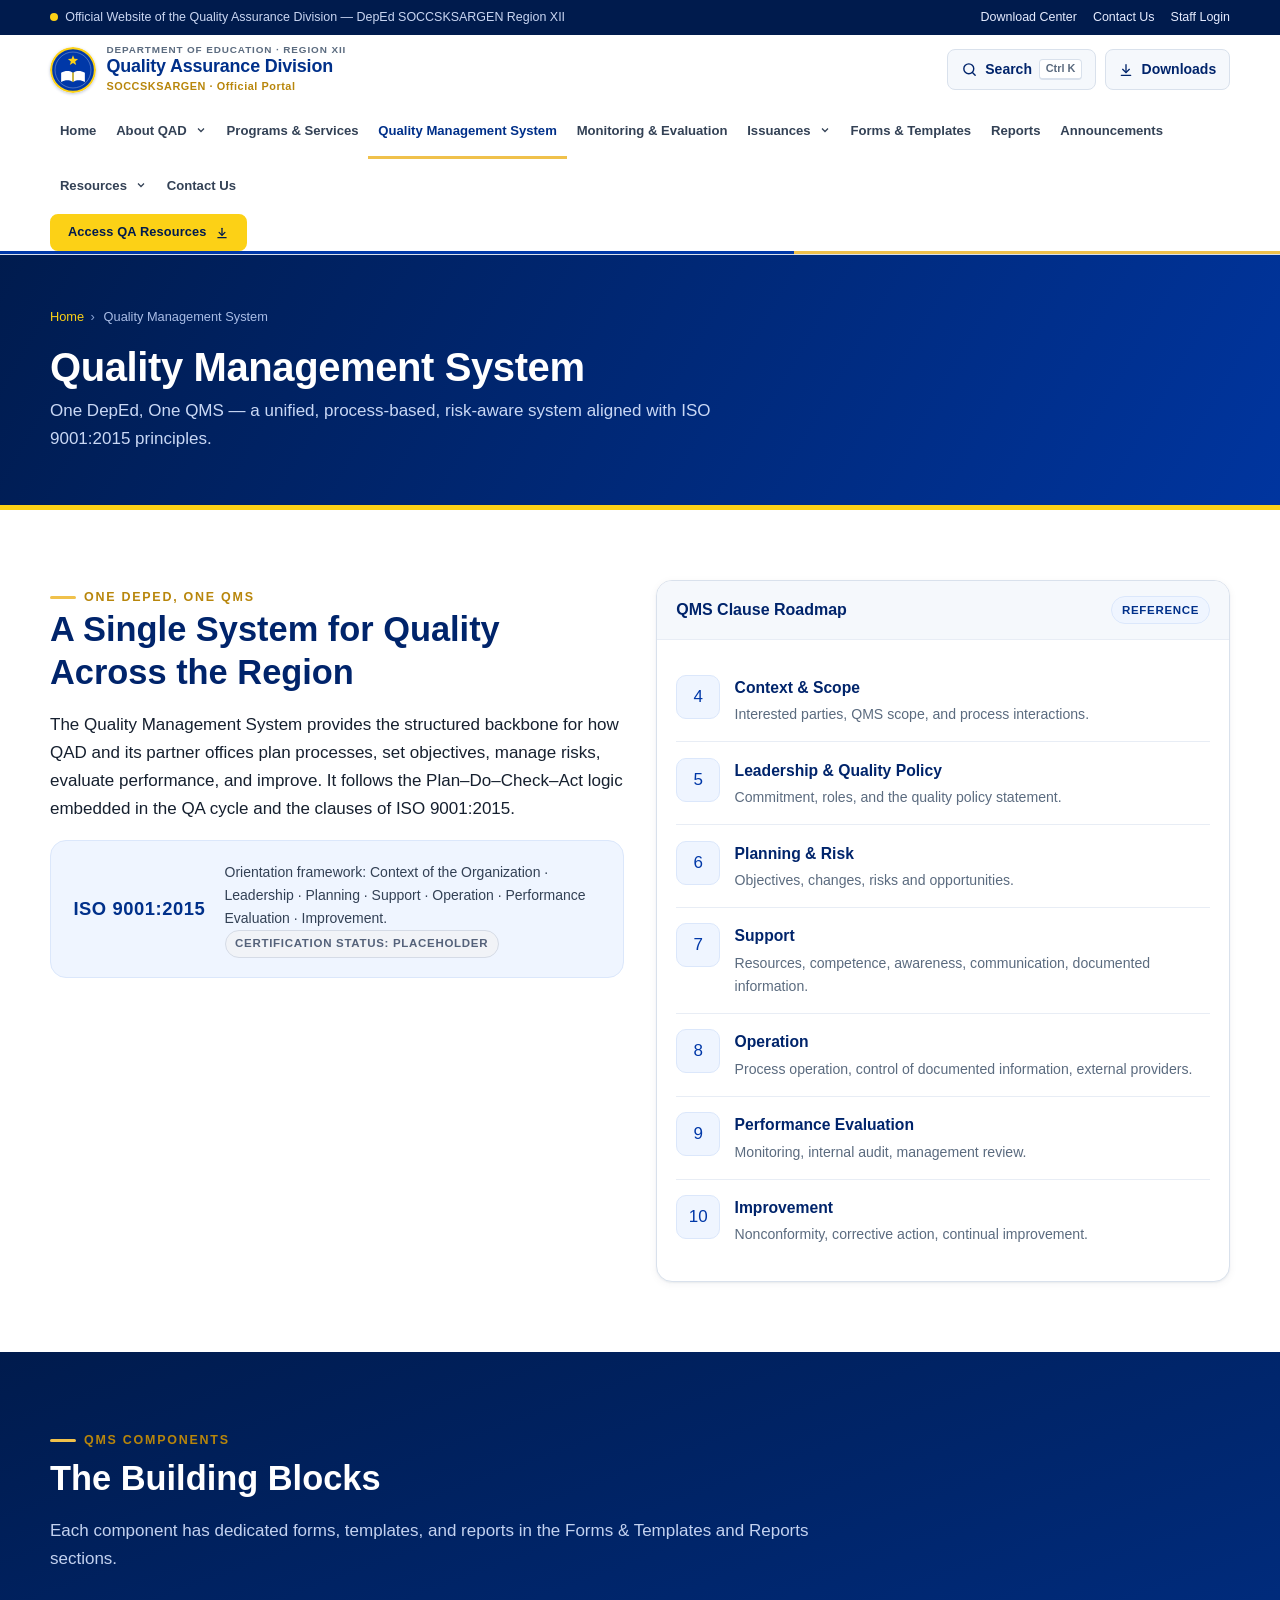
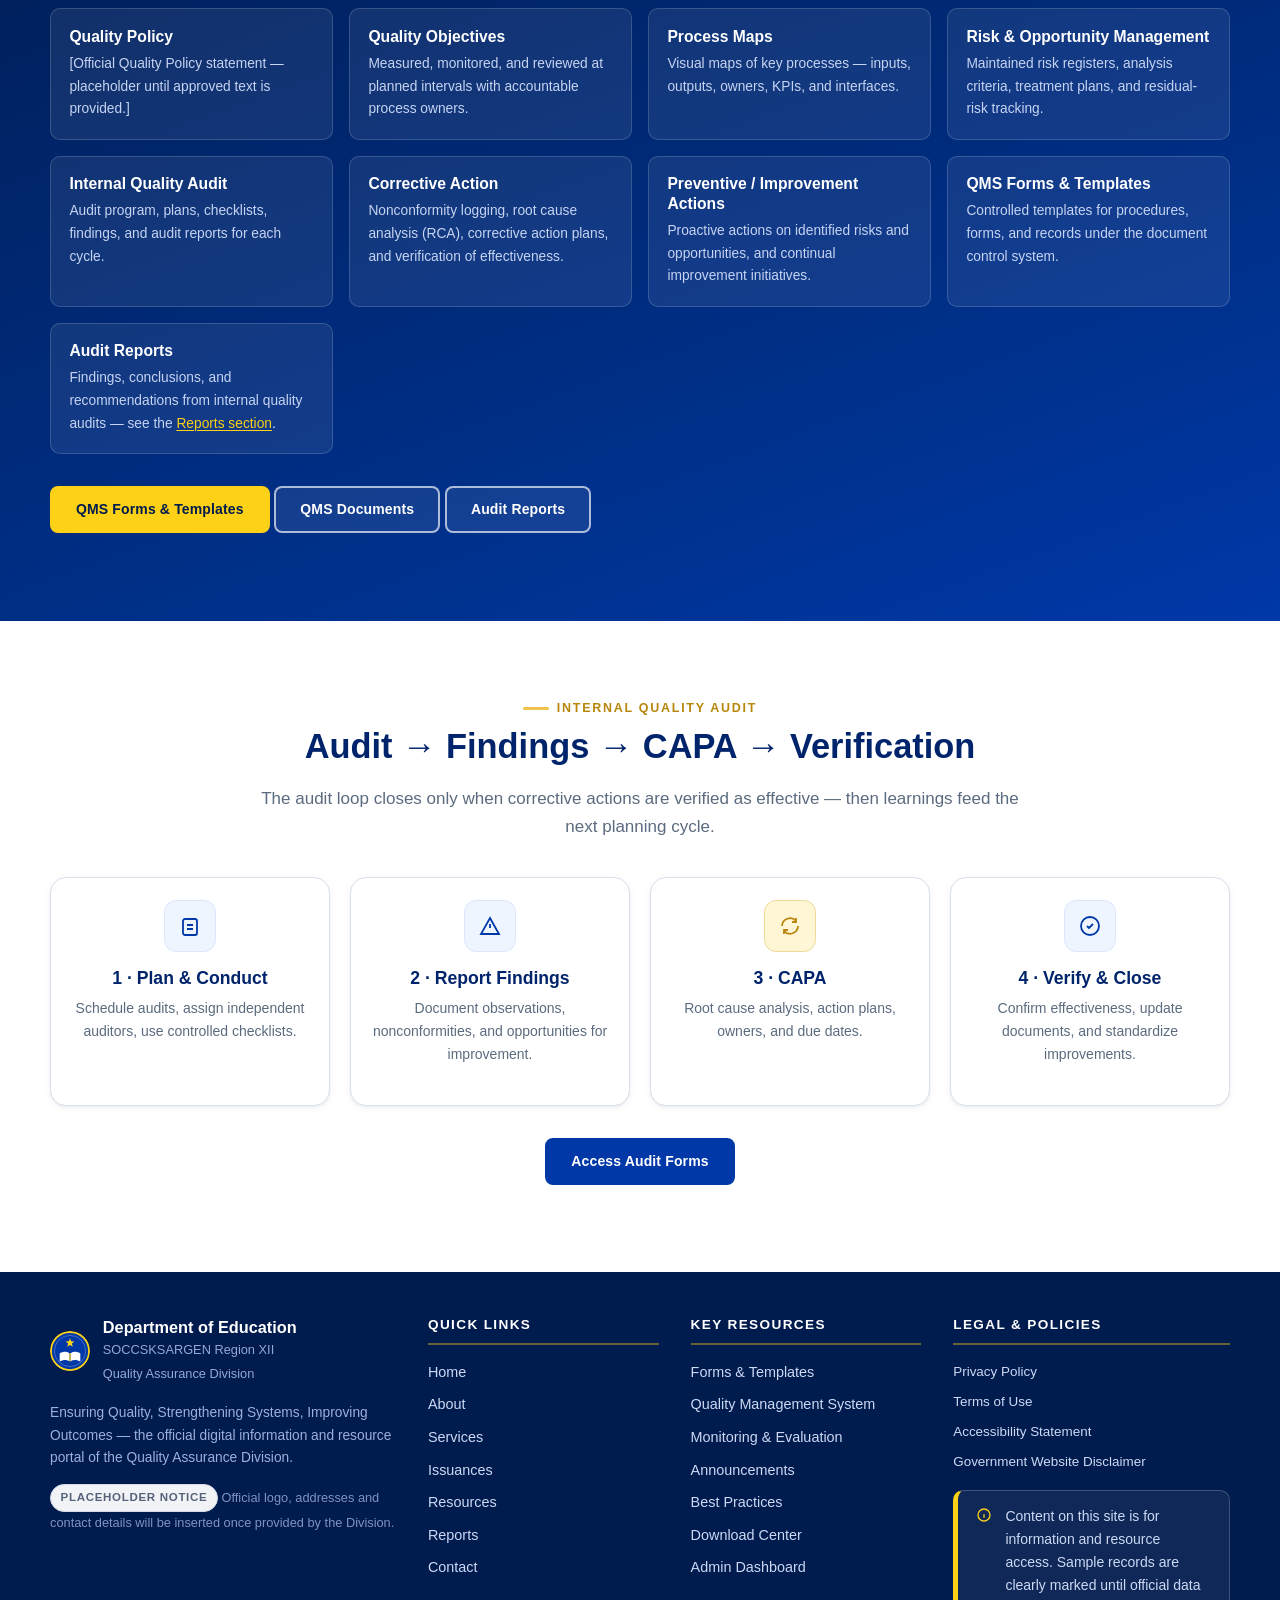
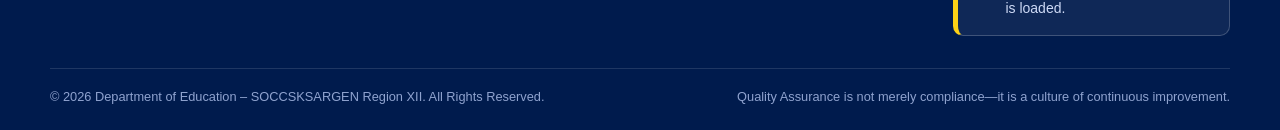
<file: qms.html>
<!DOCTYPE html>
<html lang="en-PH">
<head>
  <meta charset="UTF-8">
  <meta name="viewport" content="width=device-width, initial-scale=1.0">
  <title>Quality Management System | QAD DepEd Region XII</title>
  <meta name="description" content="One DepEd, One QMS — ISO 9001:2015, quality policy, objectives, process maps, risk management, internal audits and corrective actions.">
  <meta name="author" content="Quality Assurance Division, DepEd SOCCSKSARGEN Region XII">
  <meta name="theme-color" content="#0038a8">
  <meta property="og:title" content="Quality Management System | QAD DepEd Region XII">
  <meta property="og:description" content="One DepEd, One QMS — ISO 9001:2015, quality policy, objectives, process maps, risk management, internal audits and corrective actions.">
  <meta property="og:type" content="website">
  <meta property="og:locale" content="en_PH">
  <link rel="icon" href="favicon.svg" type="image/svg+xml">
  <link rel="stylesheet" href="styles.css">
  <script type="application/ld+json">
  {
    "@context": "https://schema.org",
    "@type": "GovernmentService",
    "name": "Quality Assurance Division",
    "provider": {
      "@type": "Organization",
      "name": "Department of Education — SOCCSKSARGEN Region XII",
      "areaServed": "SOCCSKSARGEN (Region XII), Philippines"
    },
    "description": "Technical assistance, monitoring, evaluation, quality management and continuous improvement support for Region XII."
  }
  </script>
</head>
<body class="page-qms">
<a class="skip-link" href="#main-content">Skip to main content</a>
<div class="topbar">
  <div class="container">
    <span class="topbar__tag">Official Website of the Quality Assurance Division — DepEd SOCCSKSARGEN Region XII</span>
    <div class="topbar__links">
      <a href="resources.html#downloads">Download Center</a>
      <a href="contact.html">Contact Us</a>
      <a href="admin-dashboard.html">Staff Login</a>
    </div>
  </div>
</div>

<header class="site-header" role="banner">
  <div class="container header-main">
    <a class="brand" href="index.html" aria-label="QAD DepEd Region XII — Home">
      <!-- Placeholder seal: replace with the official DepEd Region XII / QAD logo -->
      <svg class="brand__seal" viewBox="0 0 64 64" role="img" aria-label="QAD placeholder seal">
        <circle cx="32" cy="32" r="30.5" fill="#0038a8"/>
        <circle cx="32" cy="32" r="30.5" fill="none" stroke="#fcd116" stroke-width="3"/>
        <circle cx="32" cy="32" r="25" fill="none" stroke="#ffffff" stroke-width="1" opacity="0.4"/>
        <path fill="#fcd116" d="M32 11.5 33.9 16.4 39.1 16.7 35 20 36.4 25.1 32 22.2 27.6 25.1 29 20 24.9 16.7 30.1 16.4Z"/>
        <path fill="#ffffff" d="M15.5 35.8C21 32.6 26.8 32.6 31 35.4V48.4C26.8 45.6 21 45.6 15.5 48.8Z"/>
        <path fill="#ffffff" d="M48.5 35.8C43 32.6 37.2 32.6 33 35.4V48.4C37.2 45.6 43 45.6 48.5 48.8Z"/>
        <rect x="31" y="35" width="2" height="13.6" rx="1" fill="#fcd116"/>
      </svg>
      <span class="brand__text">
        <span class="brand__dep">Department of Education · Region XII</span>
        <span class="brand__title">Quality Assurance Division</span>
        <span class="brand__sub">SOCCSKSARGEN · Official Portal</span>
      </span>
    </a>

    <div class="header-actions">
      <button type="button" class="icon-btn" data-open-search aria-label="Open search">
        <svg width="17" height="17" viewBox="0 0 24 24" fill="none" stroke="currentColor" stroke-width="2" stroke-linecap="round" aria-hidden="true"><circle cx="11" cy="11" r="7"/><path d="M20 20l-3.5-3.5"/></svg>
        <span class="icon-btn__label">Search</span> <kbd>Ctrl K</kbd>
      </button>
      <a class="icon-btn" href="resources.html#downloads">
        <svg width="16" height="16" viewBox="0 0 24 24" fill="none" stroke="currentColor" stroke-width="2" stroke-linecap="round" aria-hidden="true"><path d="M12 4v11"/><path d="M7 11l5 5 5-5"/><path d="M5 20h14"/></svg>
        <span class="icon-btn__label">Downloads</span>
      </a>
      <button type="button" class="nav-toggle" aria-label="Toggle navigation menu" aria-expanded="false" aria-controls="main-nav">
        <span></span><span></span><span></span>
      </button>
    </div>
  </div>

  <nav class="main-nav" id="main-nav" aria-label="Primary">
    <div class="container">
      <ul class="nav-list">
        <li><a class="nav-link" data-page="index.html" href="index.html">Home</a></li>
        <li class="nav-item--drop">
          <a class="nav-link" data-page="about.html" href="about.html" aria-haspopup="true" aria-expanded="false">
            About QAD
            <svg class="caret" width="12" height="12" viewBox="0 0 24 24" fill="none" stroke="currentColor" stroke-width="2.5" aria-hidden="true"><path d="M6 9l6 6 6-6"/></svg>
          </a>
          <ul class="nav-dropdown">
            <li><a href="about.html#vision-mission">Vision, Mission &amp; Values</a></li>
            <li><a href="about.html#core-functions">Core Functions</a></li>
            <li><a href="about.html#structure">Organizational Structure</a></li>
            <li><a href="about.html#personnel">Key Personnel</a></li>
            <li><a href="about.html#contact-info">Contact Information</a></li>
          </ul>
        </li>
        <li><a class="nav-link" data-page="programs.html" href="programs.html">Programs &amp; Services</a></li>
        <li><a class="nav-link" data-page="qms.html" href="qms.html">Quality Management System</a></li>
        <li><a class="nav-link" data-page="monitoring.html" href="monitoring.html">Monitoring &amp; Evaluation</a></li>
        <li class="nav-item--drop">
          <a class="nav-link" data-page="issuances.html" href="issuances.html" aria-haspopup="true" aria-expanded="false">
            Issuances
            <svg class="caret" width="12" height="12" viewBox="0 0 24 24" fill="none" stroke="currentColor" stroke-width="2.5" aria-hidden="true"><path d="M6 9l6 6 6-6"/></svg>
          </a>
          <ul class="nav-dropdown">
            <li><a href="issuances.html">All Issuances</a></li>
            <li><a href="issuances.html?type=DepEd%20Orders">DepEd Orders</a></li>
            <li><a href="issuances.html?type=DepEd%20Memoranda">DepEd Memoranda</a></li>
            <li><a href="issuances.html?type=Regional%20Memoranda">Regional Memoranda</a></li>
            <li><a href="issuances.html?type=Regional%20Advisories">Regional Advisories</a></li>
            <li><a href="issuances.html?type=Office%20Memoranda">Office Memoranda</a></li>
            <li><a href="issuances.html?type=QA%20Guidelines">QA Guidelines</a></li>
            <li><a href="issuances.html?type=QMS%20Documents">QMS Documents</a></li>
          </ul>
        </li>
        <li><a class="nav-link" data-page="forms.html" href="forms.html">Forms &amp; Templates</a></li>
        <li><a class="nav-link" data-page="reports.html" href="reports.html">Reports</a></li>
        <li><a class="nav-link" data-page="announcements.html" href="announcements.html">Announcements</a></li>
        <li class="nav-item--drop">
          <a class="nav-link" data-page="resources.html" href="resources.html" aria-haspopup="true" aria-expanded="false">
            Resources
            <svg class="caret" width="12" height="12" viewBox="0 0 24 24" fill="none" stroke="currentColor" stroke-width="2.5" aria-hidden="true"><path d="M6 9l6 6 6-6"/></svg>
          </a>
          <ul class="nav-dropdown">
            <li><a href="resources.html">QA Knowledge Hub</a></li>
            <li><a href="resources.html#best-practices">Quality Practices in Action</a></li>
            <li><a href="resources.html#downloads">Download Center</a></li>
          </ul>
        </li>
        <li><a class="nav-link" data-page="contact.html" href="contact.html">Contact Us</a></li>
        <li style="display:none" data-wide-only><a class="nav-link" href="admin-dashboard.html">Admin</a></li>
      </ul>
      <a class="btn btn--gold nav-cta" href="resources.html#downloads">
        Access QA Resources
        <svg width="14" height="14" viewBox="0 0 24 24" fill="none" stroke="currentColor" stroke-width="2.2" stroke-linecap="round" aria-hidden="true"><path d="M12 4v11"/><path d="M7 11l5 5 5-5"/><path d="M5 20h14"/></svg>
      </a>
    </div>
  </nav>
</header>


<div class="search-modal" id="search-modal" role="dialog" aria-modal="true" aria-label="Search the QAD website" aria-hidden="true">
  <div class="search-panel">
    <div class="search-panel__bar">
      <svg width="20" height="20" viewBox="0 0 24 24" fill="none" stroke="currentColor" stroke-width="2" stroke-linecap="round" aria-hidden="true"><circle cx="11" cy="11" r="7"/><path d="M20 20l-3.5-3.5"/></svg>
      <label class="visually-hidden" for="global-search-input">Search issuances, forms, resources…</label>
      <input id="global-search-input" type="search" placeholder="Search issuances, forms, resources, announcements…" autocomplete="off">
      <button type="button" class="search-panel__close" id="search-close">Esc</button>
    </div>
    <ul class="search-results" id="global-search-results" role="listbox" aria-label="Search results"></ul>
    <div class="search-hint">
      <span>Try: <strong>monitoring</strong></span>
      <span><strong>QMS</strong></span>
      <span><strong>checklist</strong></span>
      <span>Press <kbd>Ctrl</kbd>+<kbd>K</kbd> anywhere</span>
    </div>
  </div>
</div>

<main id="main-content">

  <section class="page-hero">
    <div class="container">
      <ol class="breadcrumb" aria-label="Breadcrumb"><li><a href="index.html">Home</a></li><li>Quality Management System</li></ol>
      <h1>Quality Management System</h1>
      <p>One DepEd, One QMS — a unified, process-based, risk-aware system aligned with ISO 9001:2015 principles.</p>
    </div>
  </section>

  <!-- One QMS + ISO -->
  <section class="section" aria-labelledby="one-qms">
    <div class="container">
      <div class="grid grid-2" style="gap:2rem;align-items:start;">
        <div>
          <span class="eyebrow">One DepEd, One QMS</span>
          <h2 id="one-qms">A Single System for Quality Across the Region</h2>
          <p>The Quality Management System provides the structured backbone for how QAD and its partner offices plan processes, set objectives, manage risks, evaluate performance, and improve. It follows the Plan–Do–Check–Act logic embedded in the QA cycle and the clauses of ISO 9001:2015.</p>
          <div class="iso-banner" style="background:var(--blue-50);border-color:var(--blue-100);color:var(--blue-900);">
            <strong style="color:var(--blue-800);">ISO 9001:2015</strong>
            <p style="color:var(--ink-700);">Orientation framework: Context of the Organization · Leadership · Planning · Support · Operation · Performance Evaluation · Improvement. <span class="chip chip--placeholder">Certification status: placeholder</span></p>
          </div>
        </div>
        <div class="panel">
          <div class="panel__head"><h3>QMS Clause Roadmap</h3><span class="chip chip--blue">Reference</span></div>
          <div class="panel__body">
            <ul class="function-list">
              <li><span class="fn-icon">4</span><div><strong>Context &amp; Scope</strong><p>Interested parties, QMS scope, and process interactions.</p></div></li>
              <li><span class="fn-icon">5</span><div><strong>Leadership &amp; Quality Policy</strong><p>Commitment, roles, and the quality policy statement.</p></div></li>
              <li><span class="fn-icon">6</span><div><strong>Planning &amp; Risk</strong><p>Objectives, changes, risks and opportunities.</p></div></li>
              <li><span class="fn-icon">7</span><div><strong>Support</strong><p>Resources, competence, awareness, communication, documented information.</p></div></li>
              <li><span class="fn-icon">8</span><div><strong>Operation</strong><p>Process operation, control of documented information, external providers.</p></div></li>
              <li><span class="fn-icon">9</span><div><strong>Performance Evaluation</strong><p>Monitoring, internal audit, management review.</p></div></li>
              <li><span class="fn-icon">10</span><div><strong>Improvement</strong><p>Nonconformity, corrective action, continual improvement.</p></div></li>
            </ul>
          </div>
        </div>
      </div>
    </div>
  </section>

  <!-- QMS components grid -->
  <section class="section section--navy" aria-labelledby="comp-title">
    <div class="container">
      <div class="section-head">
        <span class="eyebrow">QMS Components</span>
        <h2 id="comp-title">The Building Blocks</h2>
        <p>Each component has dedicated forms, templates, and reports in the Forms &amp; Templates and Reports sections.</p>
      </div>
      <div class="qms-grid">
        <div class="qms-item"><h3>Quality Policy</h3><p>[Official Quality Policy statement — placeholder until approved text is provided.]</p></div>
        <div class="qms-item"><h3>Quality Objectives</h3><p>Measured, monitored, and reviewed at planned intervals with accountable process owners.</p></div>
        <div class="qms-item"><h3>Process Maps</h3><p>Visual maps of key processes — inputs, outputs, owners, KPIs, and interfaces.</p></div>
        <div class="qms-item"><h3>Risk &amp; Opportunity Management</h3><p>Maintained risk registers, analysis criteria, treatment plans, and residual-risk tracking.</p></div>
        <div class="qms-item"><h3>Internal Quality Audit</h3><p>Audit program, plans, checklists, findings, and audit reports for each cycle.</p></div>
        <div class="qms-item"><h3>Corrective Action</h3><p>Nonconformity logging, root cause analysis (RCA), corrective action plans, and verification of effectiveness.</p></div>
        <div class="qms-item"><h3>Preventive / Improvement Actions</h3><p>Proactive actions on identified risks and opportunities, and continual improvement initiatives.</p></div>
        <div class="qms-item"><h3>QMS Forms &amp; Templates</h3><p>Controlled templates for procedures, forms, and records under the document control system.</p></div>
        <div class="qms-item"><h3>Audit Reports</h3><p>Findings, conclusions, and recommendations from internal quality audits — see the <a href="reports.html" style="color:#fcd116;">Reports section</a>.</p></div>
      </div>
      <p class="mt-2">
        <a class="btn btn--gold" href="forms.html?cat=QMS%20Templates">QMS Forms &amp; Templates</a>
        <a class="btn btn--ghost-light" href="issuances.html?type=QMS%20Documents">QMS Documents</a>
        <a class="btn btn--ghost-light" href="reports.html">Audit Reports</a>
      </p>
    </div>
  </section>

  <!-- Audit cycle -->
  <section class="section" aria-labelledby="audit-title">
    <div class="container">
      <div class="section-head section-head--center">
        <span class="eyebrow">Internal Quality Audit</span>
        <h2 id="audit-title">Audit → Findings → CAPA → Verification</h2>
        <p>The audit loop closes only when corrective actions are verified as effective — then learnings feed the next planning cycle.</p>
      </div>
      <div class="grid grid-4">
        <div class="card text-center"><div class="card__icon" style="margin-inline:auto;"><svg width="24" height="24" viewBox="0 0 24 24" fill="none" stroke="currentColor" stroke-width="1.8"><rect x="5" y="5" width="14" height="16" rx="2"/><path d="M9 11h6M9 15h6"/></svg></div><h3>1 · Plan &amp; Conduct</h3><p>Schedule audits, assign independent auditors, use controlled checklists.</p></div>
        <div class="card text-center"><div class="card__icon" style="margin-inline:auto;"><svg width="24" height="24" viewBox="0 0 24 24" fill="none" stroke="currentColor" stroke-width="1.8"><path d="M12 4l9 16H3z"/><path d="M12 10v4M12 17h.01"/></svg></div><h3>2 · Report Findings</h3><p>Document observations, nonconformities, and opportunities for improvement.</p></div>
        <div class="card text-center"><div class="card__icon card__icon--gold" style="margin-inline:auto;"><svg width="24" height="24" viewBox="0 0 24 24" fill="none" stroke="currentColor" stroke-width="1.8"><path d="M4 12a8 8 0 0 1 14-5M20 12a8 8 0 0 1-14 5"/><path d="M18 4v4h-4M6 20v-4h4"/></svg></div><h3>3 · CAPA</h3><p>Root cause analysis, action plans, owners, and due dates.</p></div>
        <div class="card text-center"><div class="card__icon" style="margin-inline:auto;"><svg width="24" height="24" viewBox="0 0 24 24" fill="none" stroke="currentColor" stroke-width="1.8"><path d="M9 12l2 2 4-4"/><circle cx="12" cy="12" r="9"/></svg></div><h3>4 · Verify &amp; Close</h3><p>Confirm effectiveness, update documents, and standardize improvements.</p></div>
      </div>
      <p class="text-center mt-2"><a class="btn btn--primary" href="forms.html?cat=Audit%20Forms">Access Audit Forms</a></p>
    </div>
  </section>

</main>

<footer class="site-footer" role="contentinfo">
  <div class="container">
    <div class="footer-grid">
      <div>
        <div class="footer-brand">
          <svg width="40" height="40" viewBox="0 0 64 64" aria-hidden="true">
            <circle cx="32" cy="32" r="30.5" fill="#0038a8"/>
            <circle cx="32" cy="32" r="30.5" fill="none" stroke="#fcd116" stroke-width="3"/>
            <circle cx="32" cy="32" r="25" fill="none" stroke="#ffffff" stroke-width="1" opacity="0.4"/>
            <path fill="#fcd116" d="M32 11.5 33.9 16.4 39.1 16.7 35 20 36.4 25.1 32 22.2 27.6 25.1 29 20 24.9 16.7 30.1 16.4Z"/>
            <path fill="#ffffff" d="M15.5 35.8C21 32.6 26.8 32.6 31 35.4V48.4C26.8 45.6 21 45.6 15.5 48.8Z"/>
            <path fill="#ffffff" d="M48.5 35.8C43 32.6 37.2 32.6 33 35.4V48.4C37.2 45.6 43 45.6 48.5 48.8Z"/>
            <rect x="31" y="35" width="2" height="13.6" rx="1" fill="#fcd116"/>
          </svg>
          <div>
            <strong>Department of Education</strong>
            <span>SOCCSKSARGEN Region XII<br>Quality Assurance Division</span>
          </div>
        </div>
        <p style="font-size:.86rem;color:#9db0dc;">
          Ensuring Quality, Strengthening Systems, Improving Outcomes — the official digital information and resource portal of the Quality Assurance Division.
        </p>
        <p style="font-size:.8rem;color:#7f93c4;">
          <span class="chip chip--placeholder">Placeholder notice</span>
          Official logo, addresses and contact details will be inserted once provided by the Division.
        </p>
      </div>

      <div>
        <h3>Quick Links</h3>
        <ul class="footer-links">
          <li><a href="index.html">Home</a></li>
          <li><a href="about.html">About</a></li>
          <li><a href="programs.html">Services</a></li>
          <li><a href="issuances.html">Issuances</a></li>
          <li><a href="resources.html">Resources</a></li>
          <li><a href="reports.html">Reports</a></li>
          <li><a href="contact.html">Contact</a></li>
        </ul>
      </div>

      <div>
        <h3>Key Resources</h3>
        <ul class="footer-links">
          <li><a href="forms.html">Forms &amp; Templates</a></li>
          <li><a href="qms.html">Quality Management System</a></li>
          <li><a href="monitoring.html">Monitoring &amp; Evaluation</a></li>
          <li><a href="announcements.html">Announcements</a></li>
          <li><a href="resources.html#best-practices">Best Practices</a></li>
          <li><a href="resources.html#downloads">Download Center</a></li>
          <li><a href="admin-dashboard.html">Admin Dashboard</a></li>
        </ul>
      </div>

      <div>
        <h3>Legal &amp; Policies</h3>
        <ul class="footer-legal">
          <li><a href="#" data-demo-link>Privacy Policy</a></li>
          <li><a href="#" data-demo-link>Terms of Use</a></li>
          <li><a href="#" data-demo-link>Accessibility Statement</a></li>
          <li><a href="#" data-demo-link>Government Website Disclaimer</a></li>
        </ul>
        <div class="callout callout--info" style="margin-top:1rem;background:rgba(255,255,255,.06);border-color:rgba(255,255,255,.2);border-left-color:#fcd116;color:#cdd9f5;">
          <svg width="16" height="16" viewBox="0 0 24 24" fill="none" stroke="#fcd116" stroke-width="2" aria-hidden="true"><circle cx="12" cy="12" r="9"/><path d="M12 11v5M12 8h.01"/></svg>
          <span>Content on this site is for information and resource access. Sample records are clearly marked until official data is loaded.</span>
        </div>
      </div>
    </div>

    <div class="footer-bottom">
      <p>© <span data-year>2026</span> Department of Education – SOCCSKSARGEN Region XII. All Rights Reserved.</p>
      <p>Quality Assurance is not merely compliance—it is a culture of continuous improvement.</p>
    </div>
  </div>
</footer>

<script src="data.js" defer></script>
<script src="main.js" defer></script>
</body>
</html>
</file>
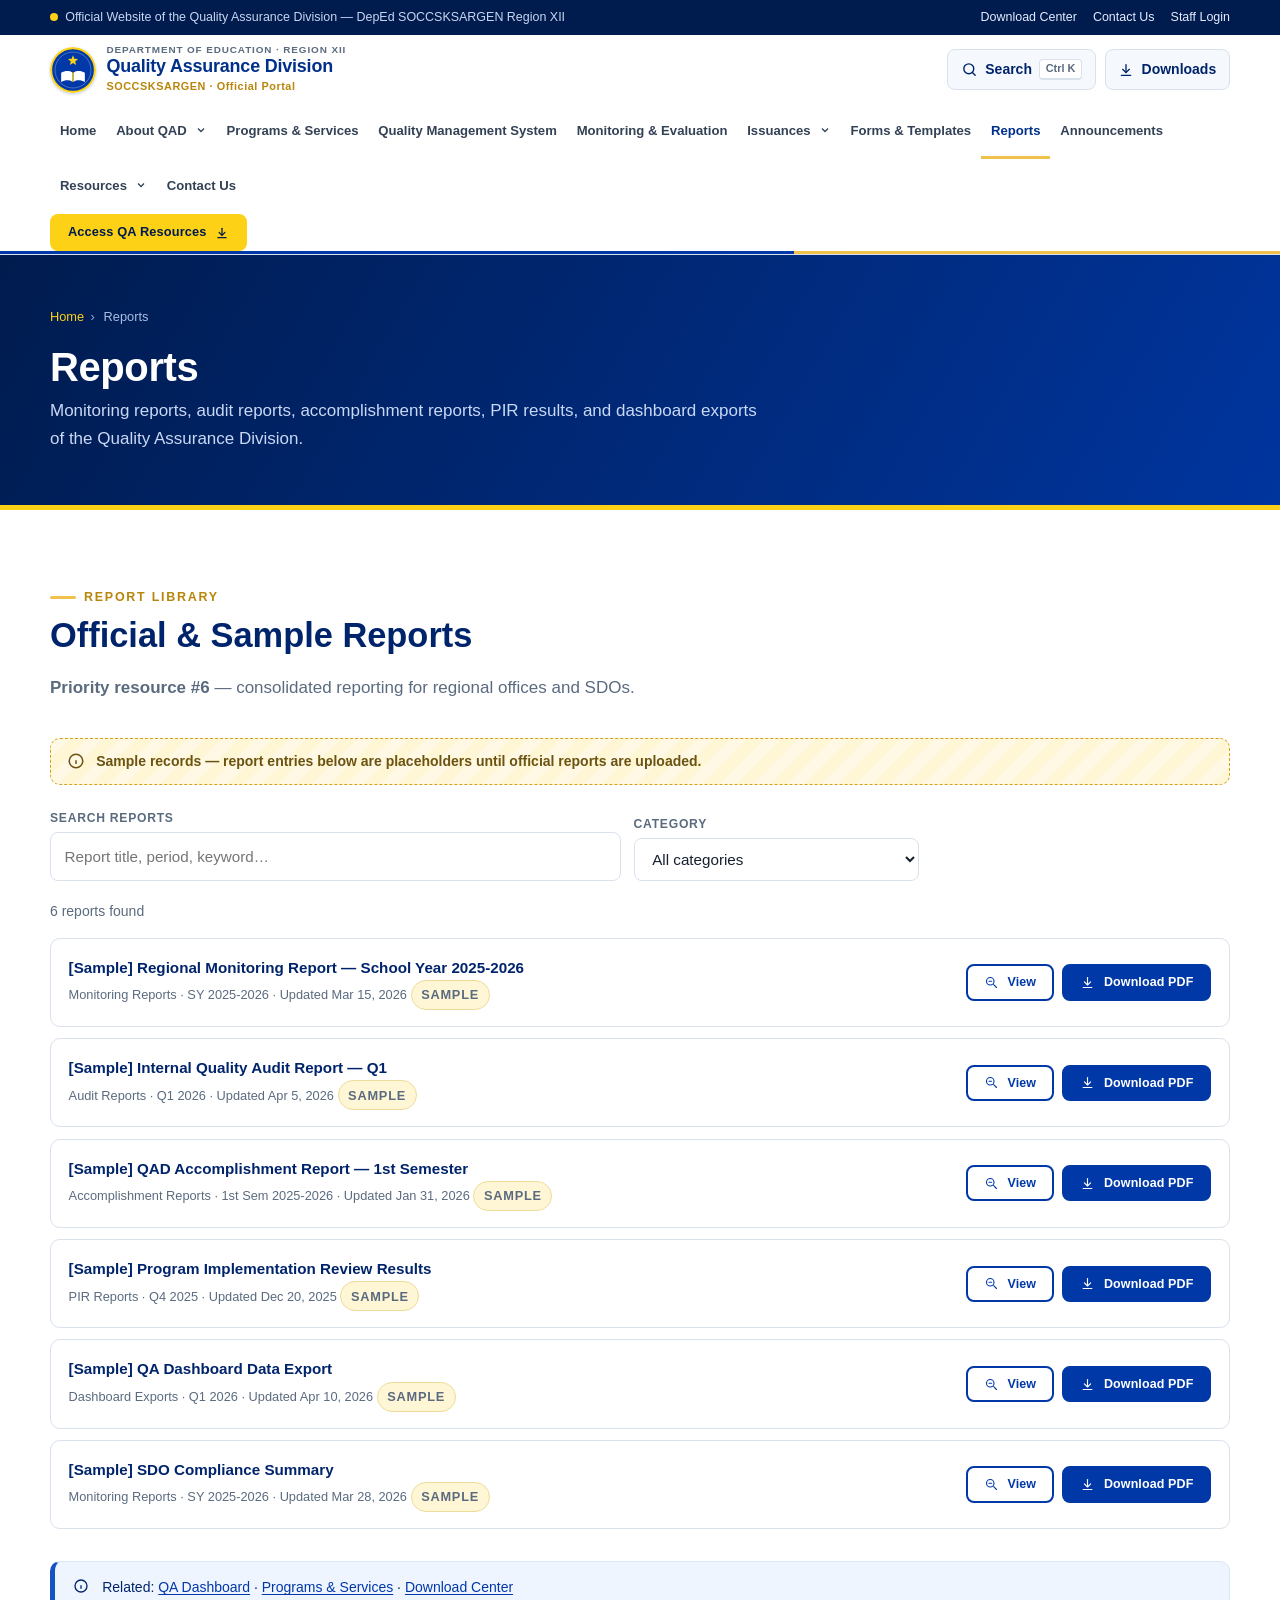
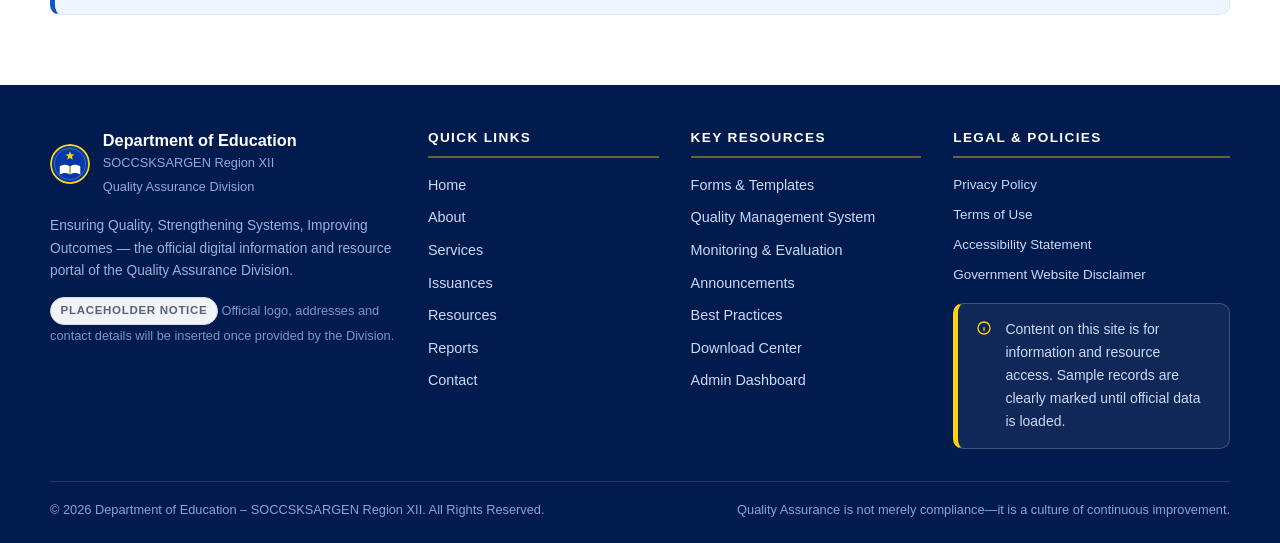
<file: reports.html>
<!DOCTYPE html>
<html lang="en-PH">
<head>
  <meta charset="UTF-8">
  <meta name="viewport" content="width=device-width, initial-scale=1.0">
  <title>Reports | QAD DepEd Region XII</title>
  <meta name="description" content="Monitoring reports, audit reports, accomplishment reports and Program Implementation Review results of QAD Region XII.">
  <meta name="author" content="Quality Assurance Division, DepEd SOCCSKSARGEN Region XII">
  <meta name="theme-color" content="#0038a8">
  <meta property="og:title" content="Reports | QAD DepEd Region XII">
  <meta property="og:description" content="Monitoring reports, audit reports, accomplishment reports and Program Implementation Review results of QAD Region XII.">
  <meta property="og:type" content="website">
  <meta property="og:locale" content="en_PH">
  <link rel="icon" href="favicon.svg" type="image/svg+xml">
  <link rel="stylesheet" href="styles.css">
  <script type="application/ld+json">
  {
    "@context": "https://schema.org",
    "@type": "GovernmentService",
    "name": "Quality Assurance Division",
    "provider": {
      "@type": "Organization",
      "name": "Department of Education — SOCCSKSARGEN Region XII",
      "areaServed": "SOCCSKSARGEN (Region XII), Philippines"
    },
    "description": "Technical assistance, monitoring, evaluation, quality management and continuous improvement support for Region XII."
  }
  </script>
</head>
<body class="page-reports">
<a class="skip-link" href="#main-content">Skip to main content</a>
<div class="topbar">
  <div class="container">
    <span class="topbar__tag">Official Website of the Quality Assurance Division — DepEd SOCCSKSARGEN Region XII</span>
    <div class="topbar__links">
      <a href="resources.html#downloads">Download Center</a>
      <a href="contact.html">Contact Us</a>
      <a href="admin-dashboard.html">Staff Login</a>
    </div>
  </div>
</div>

<header class="site-header" role="banner">
  <div class="container header-main">
    <a class="brand" href="index.html" aria-label="QAD DepEd Region XII — Home">
      <!-- Placeholder seal: replace with the official DepEd Region XII / QAD logo -->
      <svg class="brand__seal" viewBox="0 0 64 64" role="img" aria-label="QAD placeholder seal">
        <circle cx="32" cy="32" r="30.5" fill="#0038a8"/>
        <circle cx="32" cy="32" r="30.5" fill="none" stroke="#fcd116" stroke-width="3"/>
        <circle cx="32" cy="32" r="25" fill="none" stroke="#ffffff" stroke-width="1" opacity="0.4"/>
        <path fill="#fcd116" d="M32 11.5 33.9 16.4 39.1 16.7 35 20 36.4 25.1 32 22.2 27.6 25.1 29 20 24.9 16.7 30.1 16.4Z"/>
        <path fill="#ffffff" d="M15.5 35.8C21 32.6 26.8 32.6 31 35.4V48.4C26.8 45.6 21 45.6 15.5 48.8Z"/>
        <path fill="#ffffff" d="M48.5 35.8C43 32.6 37.2 32.6 33 35.4V48.4C37.2 45.6 43 45.6 48.5 48.8Z"/>
        <rect x="31" y="35" width="2" height="13.6" rx="1" fill="#fcd116"/>
      </svg>
      <span class="brand__text">
        <span class="brand__dep">Department of Education · Region XII</span>
        <span class="brand__title">Quality Assurance Division</span>
        <span class="brand__sub">SOCCSKSARGEN · Official Portal</span>
      </span>
    </a>

    <div class="header-actions">
      <button type="button" class="icon-btn" data-open-search aria-label="Open search">
        <svg width="17" height="17" viewBox="0 0 24 24" fill="none" stroke="currentColor" stroke-width="2" stroke-linecap="round" aria-hidden="true"><circle cx="11" cy="11" r="7"/><path d="M20 20l-3.5-3.5"/></svg>
        <span class="icon-btn__label">Search</span> <kbd>Ctrl K</kbd>
      </button>
      <a class="icon-btn" href="resources.html#downloads">
        <svg width="16" height="16" viewBox="0 0 24 24" fill="none" stroke="currentColor" stroke-width="2" stroke-linecap="round" aria-hidden="true"><path d="M12 4v11"/><path d="M7 11l5 5 5-5"/><path d="M5 20h14"/></svg>
        <span class="icon-btn__label">Downloads</span>
      </a>
      <button type="button" class="nav-toggle" aria-label="Toggle navigation menu" aria-expanded="false" aria-controls="main-nav">
        <span></span><span></span><span></span>
      </button>
    </div>
  </div>

  <nav class="main-nav" id="main-nav" aria-label="Primary">
    <div class="container">
      <ul class="nav-list">
        <li><a class="nav-link" data-page="index.html" href="index.html">Home</a></li>
        <li class="nav-item--drop">
          <a class="nav-link" data-page="about.html" href="about.html" aria-haspopup="true" aria-expanded="false">
            About QAD
            <svg class="caret" width="12" height="12" viewBox="0 0 24 24" fill="none" stroke="currentColor" stroke-width="2.5" aria-hidden="true"><path d="M6 9l6 6 6-6"/></svg>
          </a>
          <ul class="nav-dropdown">
            <li><a href="about.html#vision-mission">Vision, Mission &amp; Values</a></li>
            <li><a href="about.html#core-functions">Core Functions</a></li>
            <li><a href="about.html#structure">Organizational Structure</a></li>
            <li><a href="about.html#personnel">Key Personnel</a></li>
            <li><a href="about.html#contact-info">Contact Information</a></li>
          </ul>
        </li>
        <li><a class="nav-link" data-page="programs.html" href="programs.html">Programs &amp; Services</a></li>
        <li><a class="nav-link" data-page="qms.html" href="qms.html">Quality Management System</a></li>
        <li><a class="nav-link" data-page="monitoring.html" href="monitoring.html">Monitoring &amp; Evaluation</a></li>
        <li class="nav-item--drop">
          <a class="nav-link" data-page="issuances.html" href="issuances.html" aria-haspopup="true" aria-expanded="false">
            Issuances
            <svg class="caret" width="12" height="12" viewBox="0 0 24 24" fill="none" stroke="currentColor" stroke-width="2.5" aria-hidden="true"><path d="M6 9l6 6 6-6"/></svg>
          </a>
          <ul class="nav-dropdown">
            <li><a href="issuances.html">All Issuances</a></li>
            <li><a href="issuances.html?type=DepEd%20Orders">DepEd Orders</a></li>
            <li><a href="issuances.html?type=DepEd%20Memoranda">DepEd Memoranda</a></li>
            <li><a href="issuances.html?type=Regional%20Memoranda">Regional Memoranda</a></li>
            <li><a href="issuances.html?type=Regional%20Advisories">Regional Advisories</a></li>
            <li><a href="issuances.html?type=Office%20Memoranda">Office Memoranda</a></li>
            <li><a href="issuances.html?type=QA%20Guidelines">QA Guidelines</a></li>
            <li><a href="issuances.html?type=QMS%20Documents">QMS Documents</a></li>
          </ul>
        </li>
        <li><a class="nav-link" data-page="forms.html" href="forms.html">Forms &amp; Templates</a></li>
        <li><a class="nav-link" data-page="reports.html" href="reports.html">Reports</a></li>
        <li><a class="nav-link" data-page="announcements.html" href="announcements.html">Announcements</a></li>
        <li class="nav-item--drop">
          <a class="nav-link" data-page="resources.html" href="resources.html" aria-haspopup="true" aria-expanded="false">
            Resources
            <svg class="caret" width="12" height="12" viewBox="0 0 24 24" fill="none" stroke="currentColor" stroke-width="2.5" aria-hidden="true"><path d="M6 9l6 6 6-6"/></svg>
          </a>
          <ul class="nav-dropdown">
            <li><a href="resources.html">QA Knowledge Hub</a></li>
            <li><a href="resources.html#best-practices">Quality Practices in Action</a></li>
            <li><a href="resources.html#downloads">Download Center</a></li>
          </ul>
        </li>
        <li><a class="nav-link" data-page="contact.html" href="contact.html">Contact Us</a></li>
        <li style="display:none" data-wide-only><a class="nav-link" href="admin-dashboard.html">Admin</a></li>
      </ul>
      <a class="btn btn--gold nav-cta" href="resources.html#downloads">
        Access QA Resources
        <svg width="14" height="14" viewBox="0 0 24 24" fill="none" stroke="currentColor" stroke-width="2.2" stroke-linecap="round" aria-hidden="true"><path d="M12 4v11"/><path d="M7 11l5 5 5-5"/><path d="M5 20h14"/></svg>
      </a>
    </div>
  </nav>
</header>


<div class="search-modal" id="search-modal" role="dialog" aria-modal="true" aria-label="Search the QAD website" aria-hidden="true">
  <div class="search-panel">
    <div class="search-panel__bar">
      <svg width="20" height="20" viewBox="0 0 24 24" fill="none" stroke="currentColor" stroke-width="2" stroke-linecap="round" aria-hidden="true"><circle cx="11" cy="11" r="7"/><path d="M20 20l-3.5-3.5"/></svg>
      <label class="visually-hidden" for="global-search-input">Search issuances, forms, resources…</label>
      <input id="global-search-input" type="search" placeholder="Search issuances, forms, resources, announcements…" autocomplete="off">
      <button type="button" class="search-panel__close" id="search-close">Esc</button>
    </div>
    <ul class="search-results" id="global-search-results" role="listbox" aria-label="Search results"></ul>
    <div class="search-hint">
      <span>Try: <strong>monitoring</strong></span>
      <span><strong>QMS</strong></span>
      <span><strong>checklist</strong></span>
      <span>Press <kbd>Ctrl</kbd>+<kbd>K</kbd> anywhere</span>
    </div>
  </div>
</div>

<main id="main-content">

  <section class="page-hero">
    <div class="container">
      <ol class="breadcrumb" aria-label="Breadcrumb"><li><a href="index.html">Home</a></li><li>Reports</li></ol>
      <h1>Reports</h1>
      <p>Monitoring reports, audit reports, accomplishment reports, PIR results, and dashboard exports of the Quality Assurance Division.</p>
    </div>
  </section>

  <section class="section" id="rep-list-wrap" aria-labelledby="rep-title">
    <div class="container">
      <div class="section-head">
        <span class="eyebrow">Report Library</span>
        <h2 id="rep-title">Official &amp; Sample Reports</h2>
        <p><strong>Priority resource #6</strong> — consolidated reporting for regional offices and SDOs.</p>
      </div>

      <div class="sample-banner" role="note">
        <svg width="18" height="18" viewBox="0 0 24 24" fill="none" stroke="currentColor" stroke-width="2" aria-hidden="true"><circle cx="12" cy="12" r="9"/><path d="M12 11v5M12 8h.01"/></svg>
        <span><strong>Sample records</strong> — report entries below are placeholders until official reports are uploaded.</span>
      </div>

      <div class="filters" role="search" aria-label="Search reports">
        <div class="field">
          <label for="rep-q">Search Reports</label>
          <input id="rep-q" type="search" placeholder="Report title, period, keyword…">
        </div>
        <div class="field">
          <label for="rep-cat">Category</label>
          <select id="rep-cat"><option value="">All categories</option></select>
        </div>
        <div class="field"></div>
        <div class="field"></div>
      </div>

      <p class="result-count" id="rep-count" role="status" aria-live="polite">—</p>
      <div id="rep-list" aria-live="polite">
        <div class="empty-state">Loading reports…</div>
      </div>

      <div class="callout callout--info mt-2">
        <svg width="16" height="16" viewBox="0 0 24 24" fill="none" stroke="currentColor" stroke-width="2" aria-hidden="true"><circle cx="12" cy="12" r="9"/><path d="M12 11v5M12 8h.01"/></svg>
        <span>Related: <a href="monitoring.html#dashboard">QA Dashboard</a> · <a href="programs.html">Programs &amp; Services</a> · <a href="resources.html#downloads">Download Center</a></span>
      </div>
    </div>
  </section>

</main>

<footer class="site-footer" role="contentinfo">
  <div class="container">
    <div class="footer-grid">
      <div>
        <div class="footer-brand">
          <svg width="40" height="40" viewBox="0 0 64 64" aria-hidden="true">
            <circle cx="32" cy="32" r="30.5" fill="#0038a8"/>
            <circle cx="32" cy="32" r="30.5" fill="none" stroke="#fcd116" stroke-width="3"/>
            <circle cx="32" cy="32" r="25" fill="none" stroke="#ffffff" stroke-width="1" opacity="0.4"/>
            <path fill="#fcd116" d="M32 11.5 33.9 16.4 39.1 16.7 35 20 36.4 25.1 32 22.2 27.6 25.1 29 20 24.9 16.7 30.1 16.4Z"/>
            <path fill="#ffffff" d="M15.5 35.8C21 32.6 26.8 32.6 31 35.4V48.4C26.8 45.6 21 45.6 15.5 48.8Z"/>
            <path fill="#ffffff" d="M48.5 35.8C43 32.6 37.2 32.6 33 35.4V48.4C37.2 45.6 43 45.6 48.5 48.8Z"/>
            <rect x="31" y="35" width="2" height="13.6" rx="1" fill="#fcd116"/>
          </svg>
          <div>
            <strong>Department of Education</strong>
            <span>SOCCSKSARGEN Region XII<br>Quality Assurance Division</span>
          </div>
        </div>
        <p style="font-size:.86rem;color:#9db0dc;">
          Ensuring Quality, Strengthening Systems, Improving Outcomes — the official digital information and resource portal of the Quality Assurance Division.
        </p>
        <p style="font-size:.8rem;color:#7f93c4;">
          <span class="chip chip--placeholder">Placeholder notice</span>
          Official logo, addresses and contact details will be inserted once provided by the Division.
        </p>
      </div>

      <div>
        <h3>Quick Links</h3>
        <ul class="footer-links">
          <li><a href="index.html">Home</a></li>
          <li><a href="about.html">About</a></li>
          <li><a href="programs.html">Services</a></li>
          <li><a href="issuances.html">Issuances</a></li>
          <li><a href="resources.html">Resources</a></li>
          <li><a href="reports.html">Reports</a></li>
          <li><a href="contact.html">Contact</a></li>
        </ul>
      </div>

      <div>
        <h3>Key Resources</h3>
        <ul class="footer-links">
          <li><a href="forms.html">Forms &amp; Templates</a></li>
          <li><a href="qms.html">Quality Management System</a></li>
          <li><a href="monitoring.html">Monitoring &amp; Evaluation</a></li>
          <li><a href="announcements.html">Announcements</a></li>
          <li><a href="resources.html#best-practices">Best Practices</a></li>
          <li><a href="resources.html#downloads">Download Center</a></li>
          <li><a href="admin-dashboard.html">Admin Dashboard</a></li>
        </ul>
      </div>

      <div>
        <h3>Legal &amp; Policies</h3>
        <ul class="footer-legal">
          <li><a href="#" data-demo-link>Privacy Policy</a></li>
          <li><a href="#" data-demo-link>Terms of Use</a></li>
          <li><a href="#" data-demo-link>Accessibility Statement</a></li>
          <li><a href="#" data-demo-link>Government Website Disclaimer</a></li>
        </ul>
        <div class="callout callout--info" style="margin-top:1rem;background:rgba(255,255,255,.06);border-color:rgba(255,255,255,.2);border-left-color:#fcd116;color:#cdd9f5;">
          <svg width="16" height="16" viewBox="0 0 24 24" fill="none" stroke="#fcd116" stroke-width="2" aria-hidden="true"><circle cx="12" cy="12" r="9"/><path d="M12 11v5M12 8h.01"/></svg>
          <span>Content on this site is for information and resource access. Sample records are clearly marked until official data is loaded.</span>
        </div>
      </div>
    </div>

    <div class="footer-bottom">
      <p>© <span data-year>2026</span> Department of Education – SOCCSKSARGEN Region XII. All Rights Reserved.</p>
      <p>Quality Assurance is not merely compliance—it is a culture of continuous improvement.</p>
    </div>
  </div>
</footer>

<script src="data.js" defer></script>
<script src="main.js" defer></script>
</body>
</html>
</file>
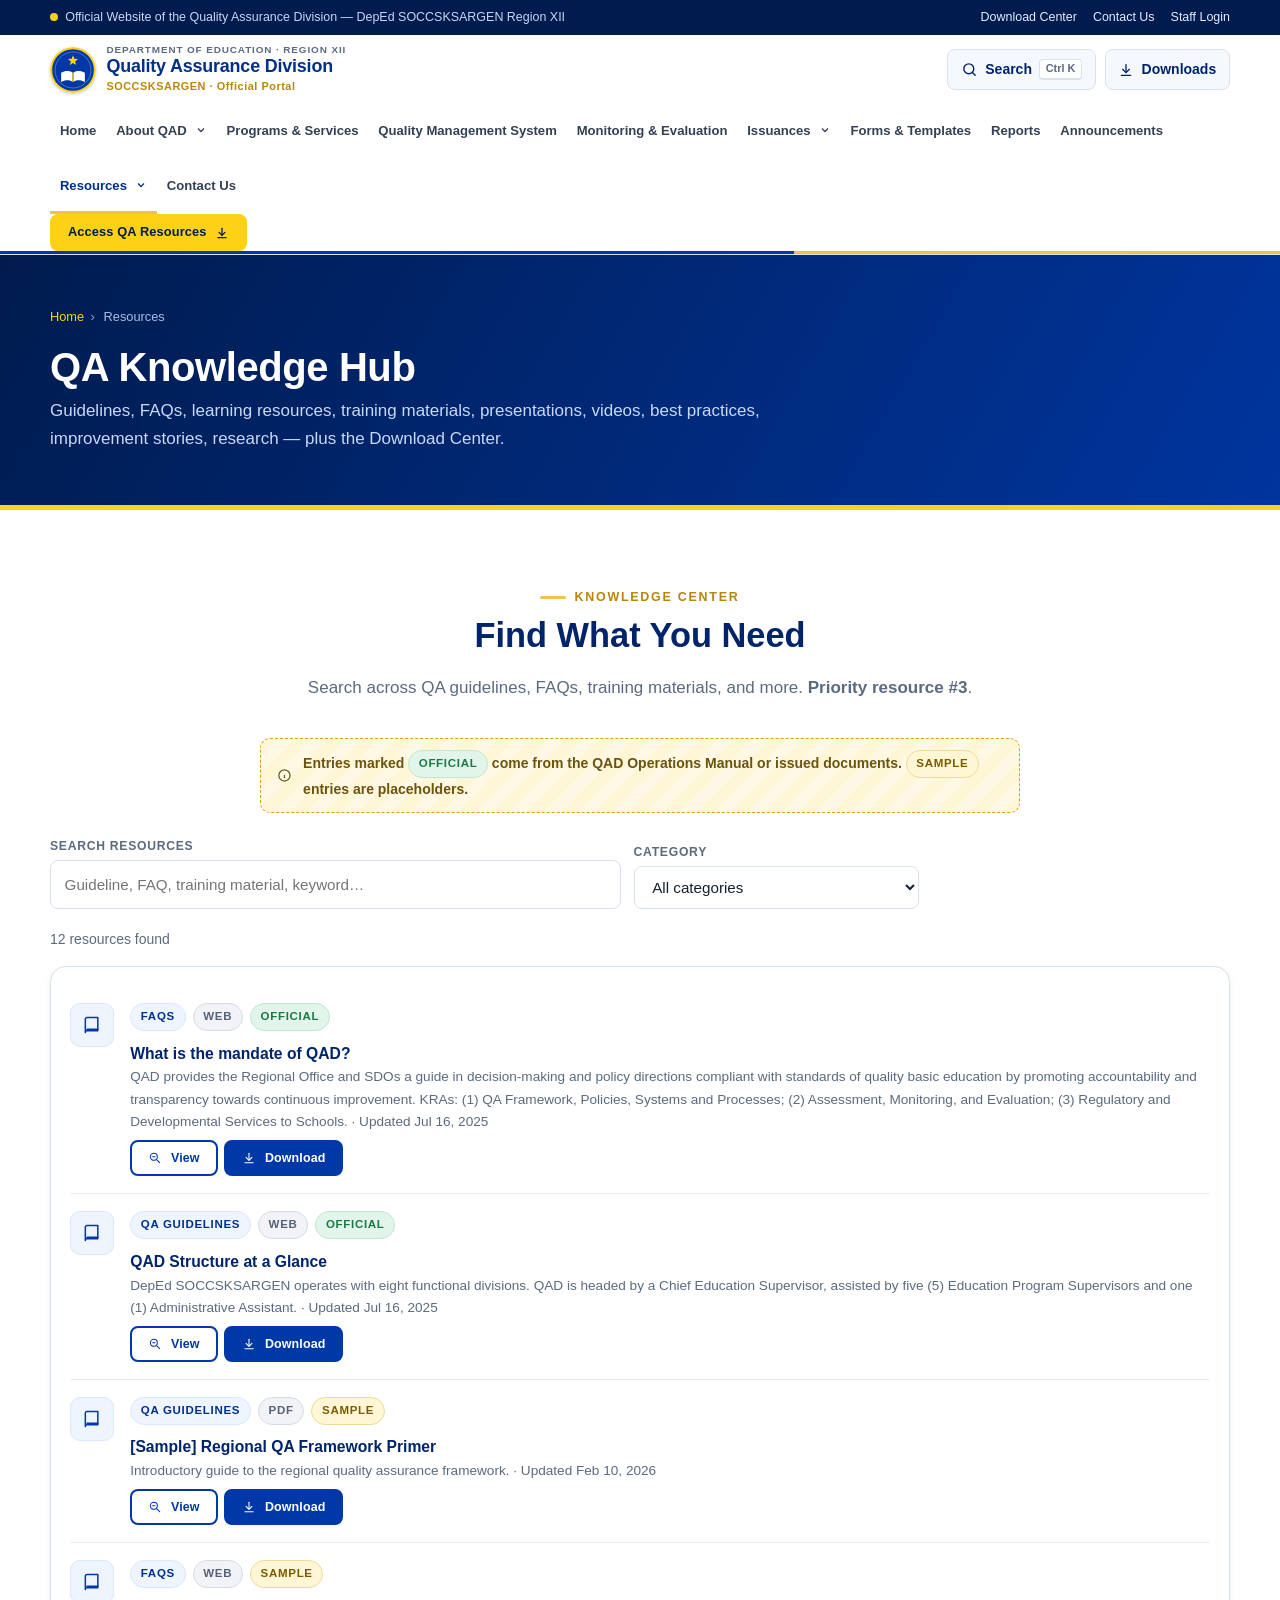
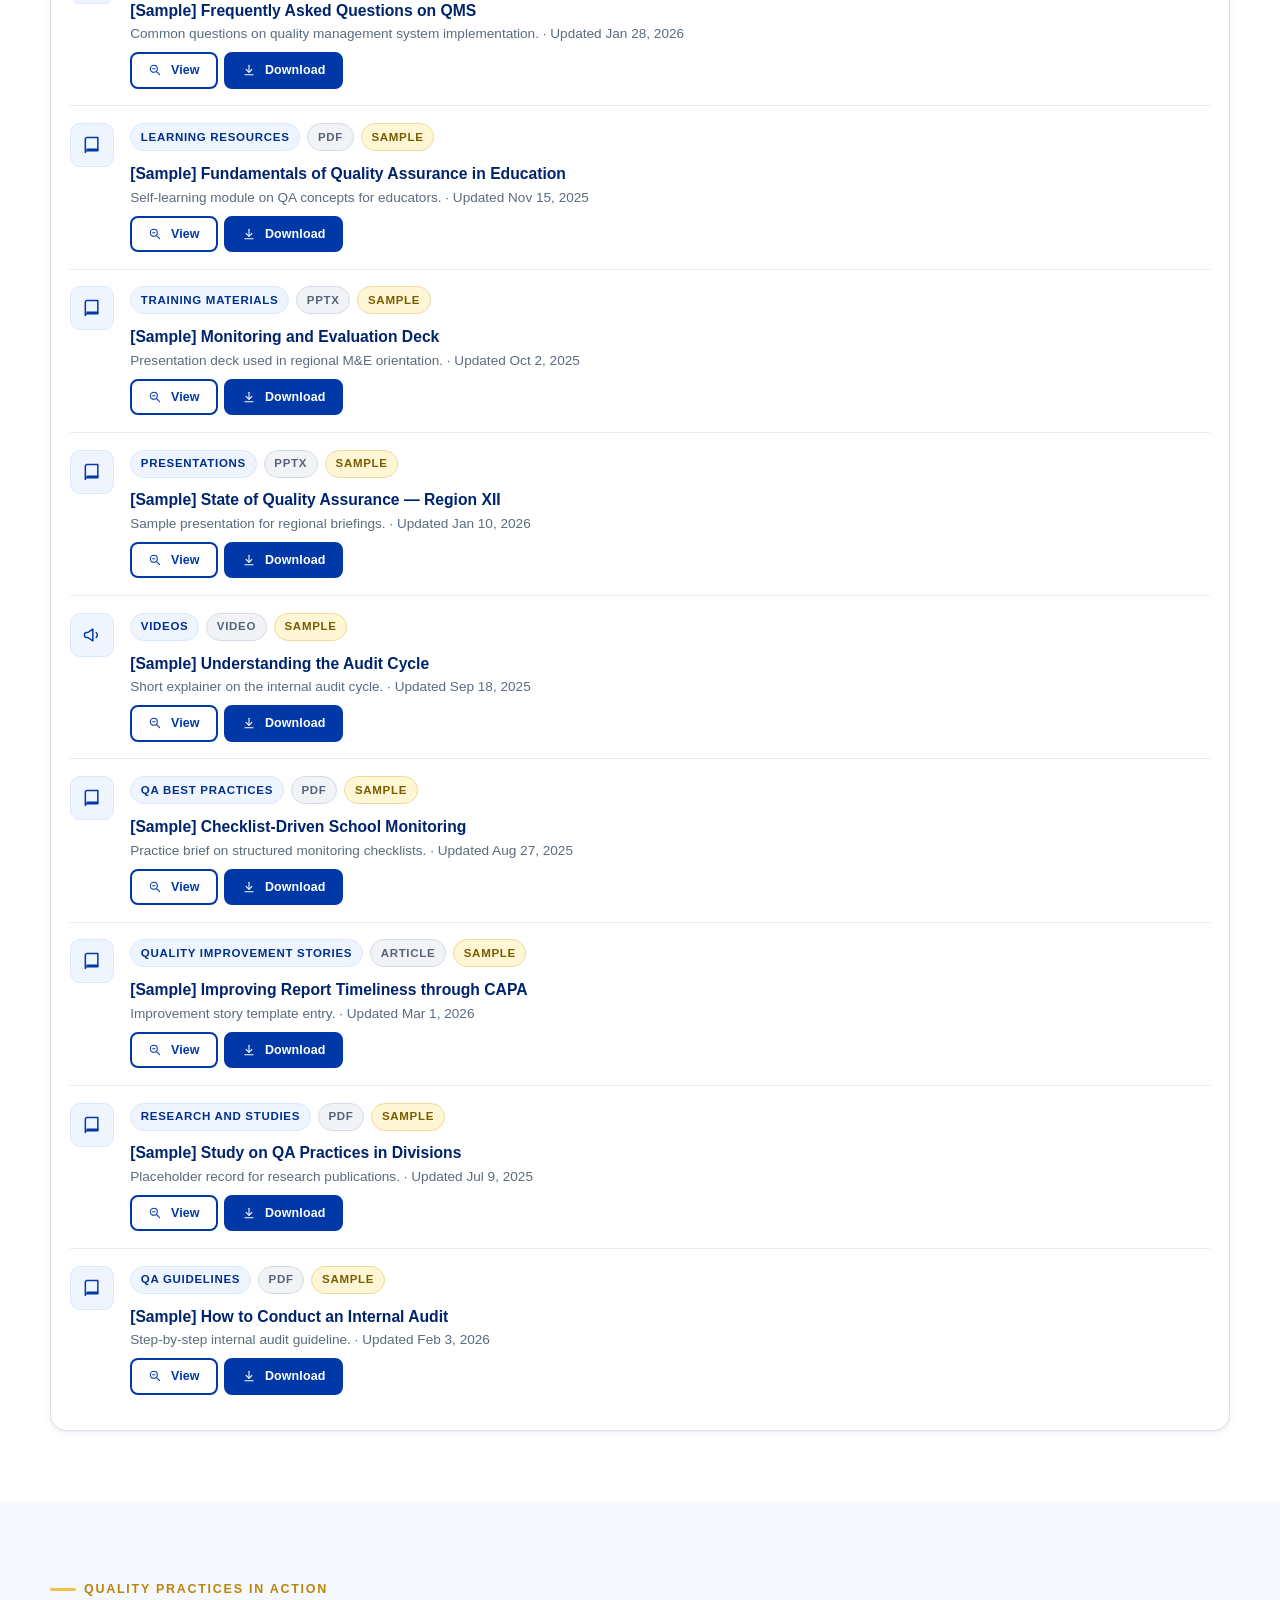
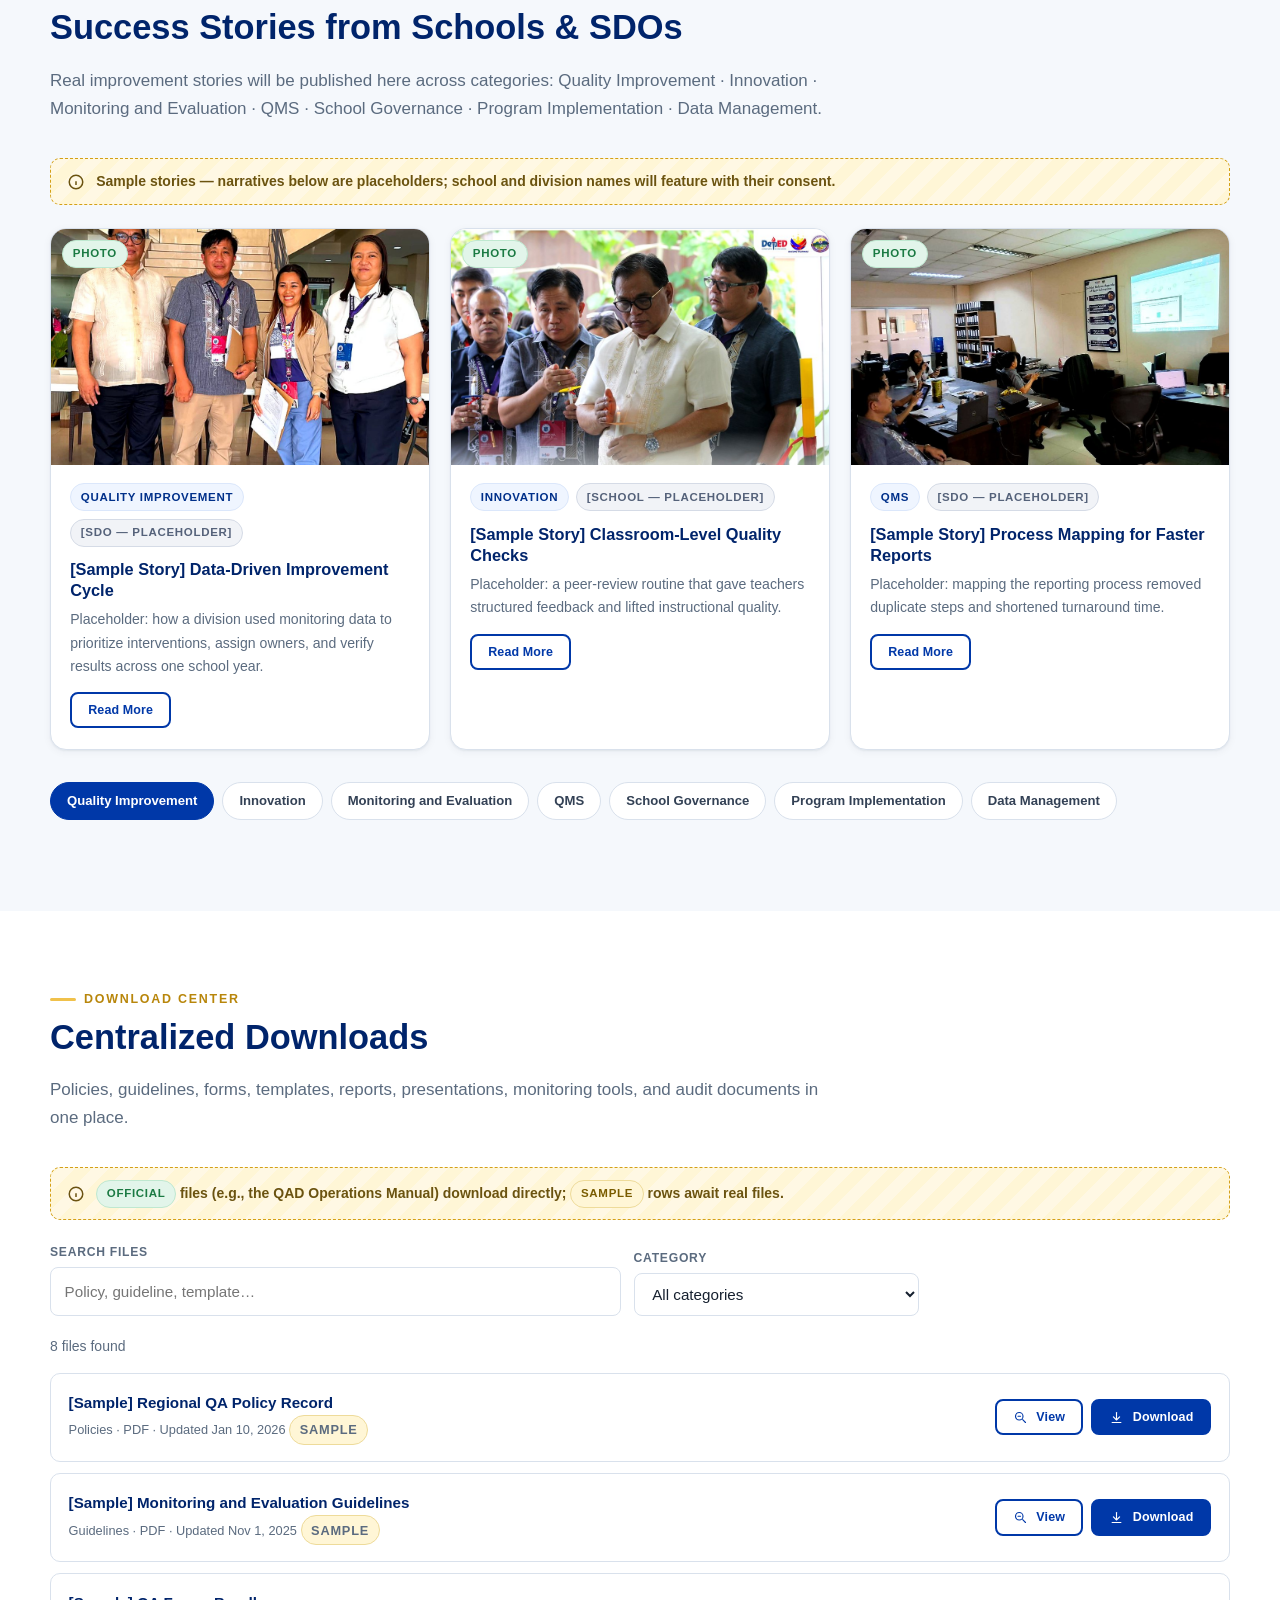
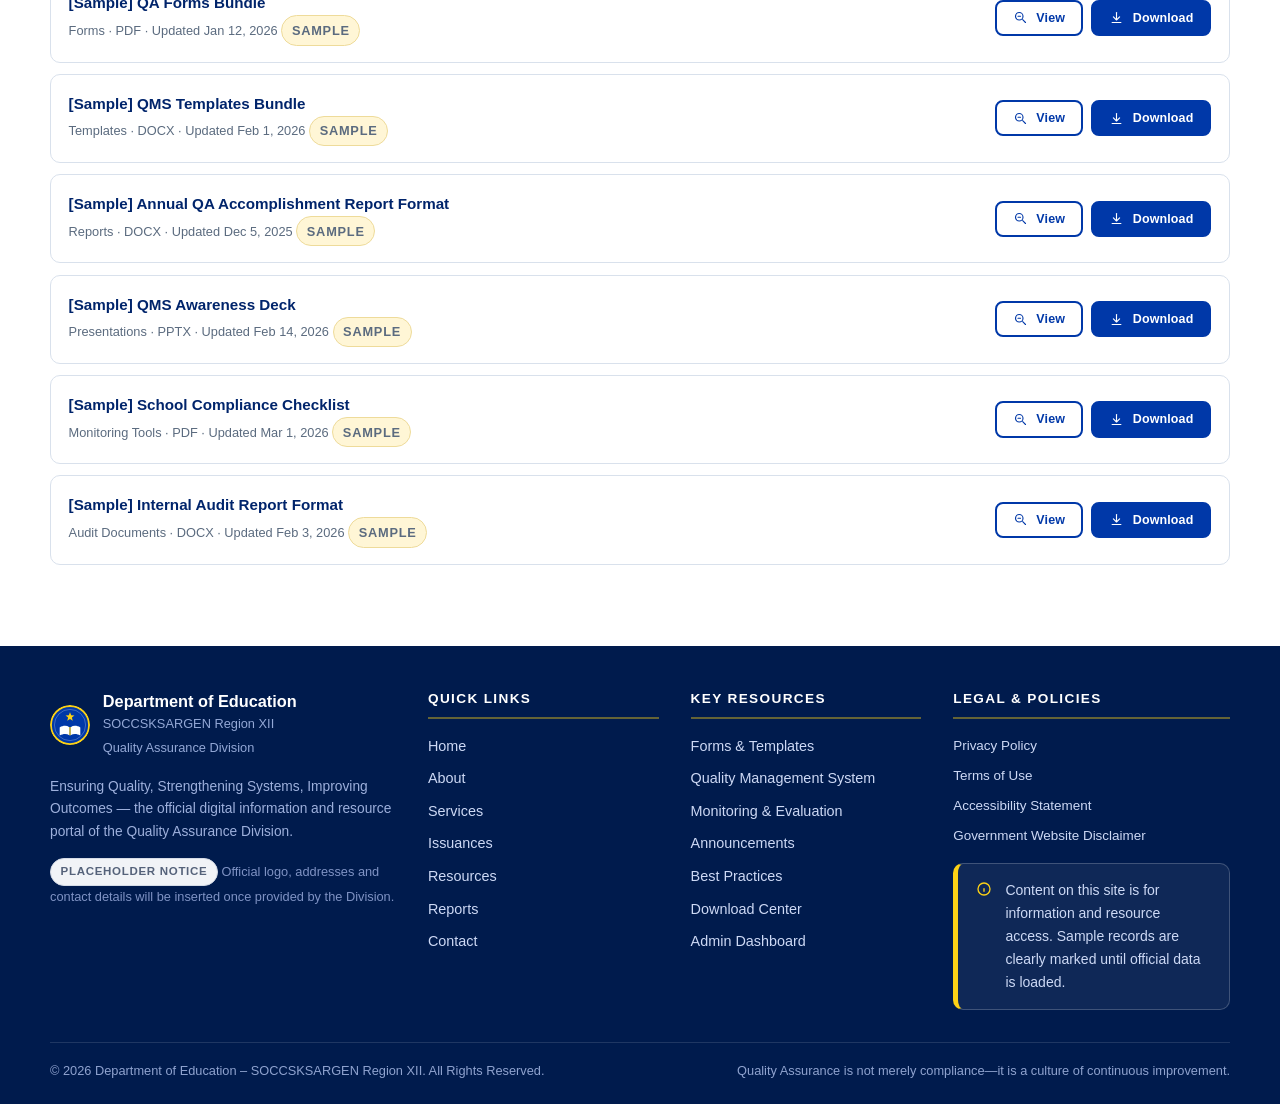
<file: resources.html>
<!DOCTYPE html>
<html lang="en-PH">
<head>
  <meta charset="UTF-8">
  <meta name="viewport" content="width=device-width, initial-scale=1.0">
  <title>Resources — QA Knowledge Hub | QAD DepEd Region XII</title>
  <meta name="description" content="QA guidelines, FAQs, learning resources, training materials, best practices, success stories and the download center.">
  <meta name="author" content="Quality Assurance Division, DepEd SOCCSKSARGEN Region XII">
  <meta name="theme-color" content="#0038a8">
  <meta property="og:title" content="Resources — QA Knowledge Hub | QAD DepEd Region XII">
  <meta property="og:description" content="QA guidelines, FAQs, learning resources, training materials, best practices, success stories and the download center.">
  <meta property="og:type" content="website">
  <meta property="og:locale" content="en_PH">
  <link rel="icon" href="favicon.svg" type="image/svg+xml">
  <link rel="stylesheet" href="styles.css">
  <script type="application/ld+json">
  {
    "@context": "https://schema.org",
    "@type": "GovernmentService",
    "name": "Quality Assurance Division",
    "provider": {
      "@type": "Organization",
      "name": "Department of Education — SOCCSKSARGEN Region XII",
      "areaServed": "SOCCSKSARGEN (Region XII), Philippines"
    },
    "description": "Technical assistance, monitoring, evaluation, quality management and continuous improvement support for Region XII."
  }
  </script>
</head>
<body class="page-resources">
<a class="skip-link" href="#main-content">Skip to main content</a>
<div class="topbar">
  <div class="container">
    <span class="topbar__tag">Official Website of the Quality Assurance Division — DepEd SOCCSKSARGEN Region XII</span>
    <div class="topbar__links">
      <a href="resources.html#downloads">Download Center</a>
      <a href="contact.html">Contact Us</a>
      <a href="admin-dashboard.html">Staff Login</a>
    </div>
  </div>
</div>

<header class="site-header" role="banner">
  <div class="container header-main">
    <a class="brand" href="index.html" aria-label="QAD DepEd Region XII — Home">
      <!-- Placeholder seal: replace with the official DepEd Region XII / QAD logo -->
      <svg class="brand__seal" viewBox="0 0 64 64" role="img" aria-label="QAD placeholder seal">
        <circle cx="32" cy="32" r="30.5" fill="#0038a8"/>
        <circle cx="32" cy="32" r="30.5" fill="none" stroke="#fcd116" stroke-width="3"/>
        <circle cx="32" cy="32" r="25" fill="none" stroke="#ffffff" stroke-width="1" opacity="0.4"/>
        <path fill="#fcd116" d="M32 11.5 33.9 16.4 39.1 16.7 35 20 36.4 25.1 32 22.2 27.6 25.1 29 20 24.9 16.7 30.1 16.4Z"/>
        <path fill="#ffffff" d="M15.5 35.8C21 32.6 26.8 32.6 31 35.4V48.4C26.8 45.6 21 45.6 15.5 48.8Z"/>
        <path fill="#ffffff" d="M48.5 35.8C43 32.6 37.2 32.6 33 35.4V48.4C37.2 45.6 43 45.6 48.5 48.8Z"/>
        <rect x="31" y="35" width="2" height="13.6" rx="1" fill="#fcd116"/>
      </svg>
      <span class="brand__text">
        <span class="brand__dep">Department of Education · Region XII</span>
        <span class="brand__title">Quality Assurance Division</span>
        <span class="brand__sub">SOCCSKSARGEN · Official Portal</span>
      </span>
    </a>

    <div class="header-actions">
      <button type="button" class="icon-btn" data-open-search aria-label="Open search">
        <svg width="17" height="17" viewBox="0 0 24 24" fill="none" stroke="currentColor" stroke-width="2" stroke-linecap="round" aria-hidden="true"><circle cx="11" cy="11" r="7"/><path d="M20 20l-3.5-3.5"/></svg>
        <span class="icon-btn__label">Search</span> <kbd>Ctrl K</kbd>
      </button>
      <a class="icon-btn" href="resources.html#downloads">
        <svg width="16" height="16" viewBox="0 0 24 24" fill="none" stroke="currentColor" stroke-width="2" stroke-linecap="round" aria-hidden="true"><path d="M12 4v11"/><path d="M7 11l5 5 5-5"/><path d="M5 20h14"/></svg>
        <span class="icon-btn__label">Downloads</span>
      </a>
      <button type="button" class="nav-toggle" aria-label="Toggle navigation menu" aria-expanded="false" aria-controls="main-nav">
        <span></span><span></span><span></span>
      </button>
    </div>
  </div>

  <nav class="main-nav" id="main-nav" aria-label="Primary">
    <div class="container">
      <ul class="nav-list">
        <li><a class="nav-link" data-page="index.html" href="index.html">Home</a></li>
        <li class="nav-item--drop">
          <a class="nav-link" data-page="about.html" href="about.html" aria-haspopup="true" aria-expanded="false">
            About QAD
            <svg class="caret" width="12" height="12" viewBox="0 0 24 24" fill="none" stroke="currentColor" stroke-width="2.5" aria-hidden="true"><path d="M6 9l6 6 6-6"/></svg>
          </a>
          <ul class="nav-dropdown">
            <li><a href="about.html#vision-mission">Vision, Mission &amp; Values</a></li>
            <li><a href="about.html#core-functions">Core Functions</a></li>
            <li><a href="about.html#structure">Organizational Structure</a></li>
            <li><a href="about.html#personnel">Key Personnel</a></li>
            <li><a href="about.html#contact-info">Contact Information</a></li>
          </ul>
        </li>
        <li><a class="nav-link" data-page="programs.html" href="programs.html">Programs &amp; Services</a></li>
        <li><a class="nav-link" data-page="qms.html" href="qms.html">Quality Management System</a></li>
        <li><a class="nav-link" data-page="monitoring.html" href="monitoring.html">Monitoring &amp; Evaluation</a></li>
        <li class="nav-item--drop">
          <a class="nav-link" data-page="issuances.html" href="issuances.html" aria-haspopup="true" aria-expanded="false">
            Issuances
            <svg class="caret" width="12" height="12" viewBox="0 0 24 24" fill="none" stroke="currentColor" stroke-width="2.5" aria-hidden="true"><path d="M6 9l6 6 6-6"/></svg>
          </a>
          <ul class="nav-dropdown">
            <li><a href="issuances.html">All Issuances</a></li>
            <li><a href="issuances.html?type=DepEd%20Orders">DepEd Orders</a></li>
            <li><a href="issuances.html?type=DepEd%20Memoranda">DepEd Memoranda</a></li>
            <li><a href="issuances.html?type=Regional%20Memoranda">Regional Memoranda</a></li>
            <li><a href="issuances.html?type=Regional%20Advisories">Regional Advisories</a></li>
            <li><a href="issuances.html?type=Office%20Memoranda">Office Memoranda</a></li>
            <li><a href="issuances.html?type=QA%20Guidelines">QA Guidelines</a></li>
            <li><a href="issuances.html?type=QMS%20Documents">QMS Documents</a></li>
          </ul>
        </li>
        <li><a class="nav-link" data-page="forms.html" href="forms.html">Forms &amp; Templates</a></li>
        <li><a class="nav-link" data-page="reports.html" href="reports.html">Reports</a></li>
        <li><a class="nav-link" data-page="announcements.html" href="announcements.html">Announcements</a></li>
        <li class="nav-item--drop">
          <a class="nav-link" data-page="resources.html" href="resources.html" aria-haspopup="true" aria-expanded="false">
            Resources
            <svg class="caret" width="12" height="12" viewBox="0 0 24 24" fill="none" stroke="currentColor" stroke-width="2.5" aria-hidden="true"><path d="M6 9l6 6 6-6"/></svg>
          </a>
          <ul class="nav-dropdown">
            <li><a href="resources.html">QA Knowledge Hub</a></li>
            <li><a href="resources.html#best-practices">Quality Practices in Action</a></li>
            <li><a href="resources.html#downloads">Download Center</a></li>
          </ul>
        </li>
        <li><a class="nav-link" data-page="contact.html" href="contact.html">Contact Us</a></li>
        <li style="display:none" data-wide-only><a class="nav-link" href="admin-dashboard.html">Admin</a></li>
      </ul>
      <a class="btn btn--gold nav-cta" href="resources.html#downloads">
        Access QA Resources
        <svg width="14" height="14" viewBox="0 0 24 24" fill="none" stroke="currentColor" stroke-width="2.2" stroke-linecap="round" aria-hidden="true"><path d="M12 4v11"/><path d="M7 11l5 5 5-5"/><path d="M5 20h14"/></svg>
      </a>
    </div>
  </nav>
</header>


<div class="search-modal" id="search-modal" role="dialog" aria-modal="true" aria-label="Search the QAD website" aria-hidden="true">
  <div class="search-panel">
    <div class="search-panel__bar">
      <svg width="20" height="20" viewBox="0 0 24 24" fill="none" stroke="currentColor" stroke-width="2" stroke-linecap="round" aria-hidden="true"><circle cx="11" cy="11" r="7"/><path d="M20 20l-3.5-3.5"/></svg>
      <label class="visually-hidden" for="global-search-input">Search issuances, forms, resources…</label>
      <input id="global-search-input" type="search" placeholder="Search issuances, forms, resources, announcements…" autocomplete="off">
      <button type="button" class="search-panel__close" id="search-close">Esc</button>
    </div>
    <ul class="search-results" id="global-search-results" role="listbox" aria-label="Search results"></ul>
    <div class="search-hint">
      <span>Try: <strong>monitoring</strong></span>
      <span><strong>QMS</strong></span>
      <span><strong>checklist</strong></span>
      <span>Press <kbd>Ctrl</kbd>+<kbd>K</kbd> anywhere</span>
    </div>
  </div>
</div>

<main id="main-content">

  <section class="page-hero">
    <div class="container">
      <ol class="breadcrumb" aria-label="Breadcrumb"><li><a href="index.html">Home</a></li><li>Resources</li></ol>
      <h1>QA Knowledge Hub</h1>
      <p>Guidelines, FAQs, learning resources, training materials, presentations, videos, best practices, improvement stories, research — plus the Download Center.</p>
    </div>
  </section>

  <!-- Knowledge Hub -->
  <section class="section" aria-labelledby="hub-title">
    <div class="container">
      <div class="section-head section-head--center">
        <span class="eyebrow">Knowledge Center</span>
        <h2 id="hub-title">Find What You Need</h2>
        <p>Search across QA guidelines, FAQs, training materials, and more. <strong>Priority resource #3</strong>.</p>
      </div>

      <div class="sample-banner" role="note" style="max-width:760px;margin-inline:auto;">
        <svg width="18" height="18" viewBox="0 0 24 24" fill="none" stroke="currentColor" stroke-width="2" aria-hidden="true"><circle cx="12" cy="12" r="9"/><path d="M12 11v5M12 8h.01"/></svg>
        <span>Entries marked <span class="chip chip--green" style="vertical-align:middle;">Official</span> come from the QAD Operations Manual or issued documents. <span class="chip chip--sample" style="vertical-align:middle;">Sample</span> entries are placeholders.</span>
      </div>

      <div class="filters" role="search" aria-label="Search knowledge hub">
        <div class="field">
          <label for="res-q">Search Resources</label>
          <input id="res-q" type="search" placeholder="Guideline, FAQ, training material, keyword…">
        </div>
        <div class="field">
          <label for="res-cat">Category</label>
          <select id="res-cat"><option value="">All categories</option></select>
        </div>
        <div class="field"></div>
        <div class="field"></div>
      </div>

      <p class="result-count" id="res-count" role="status" aria-live="polite">—</p>
      <div class="panel"><div class="panel__body" id="res-list" aria-live="polite">
        <div class="empty-state">Loading resources…</div>
      </div></div>
    </div>
  </section>

  <!-- Best Practices -->
  <section class="section section--tint" id="best-practices" aria-labelledby="bp-title">
    <div class="container">
      <div class="section-head">
        <span class="eyebrow">Quality Practices in Action</span>
        <h2 id="bp-title">Success Stories from Schools &amp; SDOs</h2>
        <p>Real improvement stories will be published here across categories: Quality Improvement · Innovation · Monitoring and Evaluation · QMS · School Governance · Program Implementation · Data Management.</p>
      </div>

      <div class="sample-banner" role="note">
        <svg width="18" height="18" viewBox="0 0 24 24" fill="none" stroke="currentColor" stroke-width="2" aria-hidden="true"><circle cx="12" cy="12" r="9"/><path d="M12 11v5M12 8h.01"/></svg>
        <span><strong>Sample stories</strong> — narratives below are placeholders; school and division names will feature with their consent.</span>
      </div>

      <div class="grid grid-3">
        <article class="story-card">
          <div class="story-card__img"><span class="chip chip--green">Photo</span><img src="best-practice-1.jpg" alt="DepEd Region XII personnel together at a regional engagement" loading="lazy"></div>
          <div class="story-card__body">
            <div class="card__meta"><span class="chip chip--blue">Quality Improvement</span><span class="chip chip--placeholder">[SDO — placeholder]</span></div>
            <h3>[Sample Story] Data-Driven Improvement Cycle</h3>
            <p>Placeholder: how a division used monitoring data to prioritize interventions, assign owners, and verify results across one school year.</p>
            <a class="btn btn--sm btn--outline" href="#" data-demo-more>Read More</a>
          </div>
        </article>
        <article class="story-card">
          <div class="story-card__img"><span class="chip chip--green">Photo</span><img src="best-practice-2.jpg" alt="Region XII personnel during a turnover and commitment ceremony" loading="lazy"></div>
          <div class="story-card__body">
            <div class="card__meta"><span class="chip chip--blue">Innovation</span><span class="chip chip--placeholder">[School — placeholder]</span></div>
            <h3>[Sample Story] Classroom-Level Quality Checks</h3>
            <p>Placeholder: a peer-review routine that gave teachers structured feedback and lifted instructional quality.</p>
            <a class="btn btn--sm btn--outline" href="#" data-demo-more>Read More</a>
          </div>
        </article>
        <article class="story-card">
          <div class="story-card__img"><span class="chip chip--green">Photo</span><img src="best-practice-3.jpg" alt="QAD office meeting with personnel reviewing materials and a presentation screen" loading="lazy"></div>
          <div class="story-card__body">
            <div class="card__meta"><span class="chip chip--blue">QMS</span><span class="chip chip--placeholder">[SDO — placeholder]</span></div>
            <h3>[Sample Story] Process Mapping for Faster Reports</h3>
            <p>Placeholder: mapping the reporting process removed duplicate steps and shortened turnaround time.</p>
            <a class="btn btn--sm btn--outline" href="#" data-demo-more>Read More</a>
          </div>
        </article>
      </div>

      <div class="tabs mt-2" aria-label="Story categories">
        <span class="tab is-active">Quality Improvement</span>
        <span class="tab">Innovation</span>
        <span class="tab">Monitoring and Evaluation</span>
        <span class="tab">QMS</span>
        <span class="tab">School Governance</span>
        <span class="tab">Program Implementation</span>
        <span class="tab">Data Management</span>
      </div>
    </div>
  </section>

  <!-- Download Center -->
  <section class="section" id="downloads" aria-labelledby="dl-title">
    <div class="container">
      <div class="section-head">
        <span class="eyebrow">Download Center</span>
        <h2 id="dl-title">Centralized Downloads</h2>
        <p>Policies, guidelines, forms, templates, reports, presentations, monitoring tools, and audit documents in one place.</p>
      </div>

      <div class="sample-banner" role="note">
        <svg width="18" height="18" viewBox="0 0 24 24" fill="none" stroke="currentColor" stroke-width="2" aria-hidden="true"><circle cx="12" cy="12" r="9"/><path d="M12 11v5M12 8h.01"/></svg>
        <span><span class="chip chip--green" style="vertical-align:middle;">Official</span> files (e.g., the QAD Operations Manual) download directly; <span class="chip chip--sample" style="vertical-align:middle;">Sample</span> rows await real files.</span>
      </div>

      <div class="filters" role="search" aria-label="Search downloads">
        <div class="field">
          <label for="dl-q">Search Files</label>
          <input id="dl-q" type="search" placeholder="Policy, guideline, template…">
        </div>
        <div class="field">
          <label for="dl-cat">Category</label>
          <select id="dl-cat"><option value="">All categories</option></select>
        </div>
        <div class="field"></div>
        <div class="field"></div>
      </div>

      <p class="result-count" id="dl-count" role="status" aria-live="polite">—</p>
      <div id="dl-list" aria-live="polite">
        <div class="empty-state">Loading files…</div>
      </div>
    </div>
  </section>

</main>

<footer class="site-footer" role="contentinfo">
  <div class="container">
    <div class="footer-grid">
      <div>
        <div class="footer-brand">
          <svg width="40" height="40" viewBox="0 0 64 64" aria-hidden="true">
            <circle cx="32" cy="32" r="30.5" fill="#0038a8"/>
            <circle cx="32" cy="32" r="30.5" fill="none" stroke="#fcd116" stroke-width="3"/>
            <circle cx="32" cy="32" r="25" fill="none" stroke="#ffffff" stroke-width="1" opacity="0.4"/>
            <path fill="#fcd116" d="M32 11.5 33.9 16.4 39.1 16.7 35 20 36.4 25.1 32 22.2 27.6 25.1 29 20 24.9 16.7 30.1 16.4Z"/>
            <path fill="#ffffff" d="M15.5 35.8C21 32.6 26.8 32.6 31 35.4V48.4C26.8 45.6 21 45.6 15.5 48.8Z"/>
            <path fill="#ffffff" d="M48.5 35.8C43 32.6 37.2 32.6 33 35.4V48.4C37.2 45.6 43 45.6 48.5 48.8Z"/>
            <rect x="31" y="35" width="2" height="13.6" rx="1" fill="#fcd116"/>
          </svg>
          <div>
            <strong>Department of Education</strong>
            <span>SOCCSKSARGEN Region XII<br>Quality Assurance Division</span>
          </div>
        </div>
        <p style="font-size:.86rem;color:#9db0dc;">
          Ensuring Quality, Strengthening Systems, Improving Outcomes — the official digital information and resource portal of the Quality Assurance Division.
        </p>
        <p style="font-size:.8rem;color:#7f93c4;">
          <span class="chip chip--placeholder">Placeholder notice</span>
          Official logo, addresses and contact details will be inserted once provided by the Division.
        </p>
      </div>

      <div>
        <h3>Quick Links</h3>
        <ul class="footer-links">
          <li><a href="index.html">Home</a></li>
          <li><a href="about.html">About</a></li>
          <li><a href="programs.html">Services</a></li>
          <li><a href="issuances.html">Issuances</a></li>
          <li><a href="resources.html">Resources</a></li>
          <li><a href="reports.html">Reports</a></li>
          <li><a href="contact.html">Contact</a></li>
        </ul>
      </div>

      <div>
        <h3>Key Resources</h3>
        <ul class="footer-links">
          <li><a href="forms.html">Forms &amp; Templates</a></li>
          <li><a href="qms.html">Quality Management System</a></li>
          <li><a href="monitoring.html">Monitoring &amp; Evaluation</a></li>
          <li><a href="announcements.html">Announcements</a></li>
          <li><a href="resources.html#best-practices">Best Practices</a></li>
          <li><a href="resources.html#downloads">Download Center</a></li>
          <li><a href="admin-dashboard.html">Admin Dashboard</a></li>
        </ul>
      </div>

      <div>
        <h3>Legal &amp; Policies</h3>
        <ul class="footer-legal">
          <li><a href="#" data-demo-link>Privacy Policy</a></li>
          <li><a href="#" data-demo-link>Terms of Use</a></li>
          <li><a href="#" data-demo-link>Accessibility Statement</a></li>
          <li><a href="#" data-demo-link>Government Website Disclaimer</a></li>
        </ul>
        <div class="callout callout--info" style="margin-top:1rem;background:rgba(255,255,255,.06);border-color:rgba(255,255,255,.2);border-left-color:#fcd116;color:#cdd9f5;">
          <svg width="16" height="16" viewBox="0 0 24 24" fill="none" stroke="#fcd116" stroke-width="2" aria-hidden="true"><circle cx="12" cy="12" r="9"/><path d="M12 11v5M12 8h.01"/></svg>
          <span>Content on this site is for information and resource access. Sample records are clearly marked until official data is loaded.</span>
        </div>
      </div>
    </div>

    <div class="footer-bottom">
      <p>© <span data-year>2026</span> Department of Education – SOCCSKSARGEN Region XII. All Rights Reserved.</p>
      <p>Quality Assurance is not merely compliance—it is a culture of continuous improvement.</p>
    </div>
  </div>
</footer>

<script src="data.js" defer></script>
<script src="main.js" defer></script>
</body>
</html>
</file>
<file: styles.css>
/* ============================================================
   QUALITY ASSURANCE DIVISION — DepEd SOCCSKSARGEN Region XII
   Official Website Stylesheet
   Mobile-first · WCAG-conscious · No external dependencies
   ============================================================ */

/* ---------- 1. Design Tokens ---------- */
:root {
  /* Brand palette (DepEd-inspired) */
  --blue-950: #001b4d;
  --blue-900: #00246b;
  --blue-800: #00308a;
  --blue-700: #0038a8;   /* primary DepEd blue */
  --blue-600: #1552c4;
  --blue-500: #2e6de0;
  --blue-100: #dbe7fb;
  --blue-50:  #eff5ff;

  --gold-600: #b8860b;
  --gold-500: #d4a017;
  --gold-400: #f0c14b;
  --gold-300: #fcd116;   /* flag gold */
  --gold-100: #fff6d6;

  --red-600: #b32424;
  --green-700: #1b7a43;
  --green-100: #e2f5ea;

  --ink-900: #16202f;
  --ink-700: #334155;
  --ink-500: #5b6b7f;
  --ink-400: #7a8798;
  --line:     #d9e1ec;
  --line-soft:#e8edf5;
  --surface:  #ffffff;
  --surface-2:#f5f8fc;
  --surface-3:#eef3fa;

  --focus: #ffbf47;

  /* Typography */
  --font-sans: "Segoe UI", "Helvetica Neue", Arial, "Noto Sans", "Liberation Sans", sans-serif;
  --font-serif: Georgia, "Times New Roman", serif;

  --fs-xs: .78rem;
  --fs-sm: .875rem;
  --fs-base: 1rem;
  --fs-md: 1.0625rem;
  --fs-lg: 1.25rem;
  --fs-xl: clamp(1.35rem, 1.1rem + 1vw, 1.65rem);
  --fs-2xl: clamp(1.6rem, 1.2rem + 1.6vw, 2.15rem);
  --fs-3xl: clamp(1.9rem, 1.3rem + 2.4vw, 2.75rem);
  --fs-hero: clamp(2rem, 1.2rem + 3.6vw, 3.35rem);

  /* Layout */
  --container: 1180px;
  --radius: 10px;
  --radius-lg: 16px;
  --shadow-sm: 0 1px 2px rgba(16, 32, 64, .06), 0 2px 8px rgba(16, 32, 64, .05);
  --shadow-md: 0 4px 14px rgba(16, 32, 64, .10);
  --shadow-lg: 0 14px 40px rgba(0, 36, 107, .14);
  --header-h: 118px;
  --transition: .2s ease;
}

/* ---------- 2. Reset & Base ---------- */
*, *::before, *::after { box-sizing: border-box; }

html { scroll-behavior: smooth; -webkit-text-size-adjust: 100%; }

body {
  margin: 0;
  font-family: var(--font-sans);
  font-size: var(--fs-md);
  line-height: 1.65;
  color: var(--ink-900);
  background: var(--surface);
}

img, svg { max-width: 100%; height: auto; display: block; }
a { color: var(--blue-700); text-decoration-thickness: 1px; text-underline-offset: 2px; }
a:hover { color: var(--blue-600); }

h1, h2, h3, h4 { line-height: 1.25; margin: 0 0 .5em; font-weight: 700; color: var(--blue-900); }
h1 { font-size: var(--fs-3xl); letter-spacing: -.01em; }
h2 { font-size: var(--fs-2xl); }
h3 { font-size: var(--fs-xl); }
h4 { font-size: var(--fs-lg); }
p { margin: 0 0 1em; }

ul, ol { padding-left: 1.3em; }

button { font: inherit; cursor: pointer; }
input, select, textarea { font: inherit; color: inherit; }

:focus-visible {
  outline: 3px solid var(--focus);
  outline-offset: 2px;
  border-radius: 4px;
}

::selection { background: var(--blue-100); }

/* Accessibility helpers */
.visually-hidden {
  position: absolute !important;
  width: 1px; height: 1px;
  padding: 0; margin: -1px;
  overflow: hidden; clip: rect(0 0 0 0);
  white-space: nowrap; border: 0;
}

.skip-link {
  position: absolute;
  left: 8px; top: -60px;
  z-index: 2000;
  background: var(--blue-900);
  color: #fff;
  padding: .7rem 1.2rem;
  border-radius: 0 0 8px 8px;
  font-weight: 600;
  transition: top var(--transition);
}
.skip-link:focus { top: 0; color: #fff; }

/* ---------- 3. Layout Utilities ---------- */
.container {
  width: min(100% - 2rem, var(--container));
  margin-inline: auto;
}
.section { padding: clamp(2.6rem, 2rem + 3vw, 4.5rem) 0; }
.section--tint { background: var(--surface-2); }
.section--navy {
  background: linear-gradient(160deg, var(--blue-950) 0%, var(--blue-800) 70%, var(--blue-700) 100%);
  color: #e8eefb;
}
.section--navy h2, .section--navy h3 { color: #fff; }

.section-head { max-width: 780px; margin-bottom: 2.2rem; }
.section-head--center { margin-inline: auto; text-align: center; }
.section-head .eyebrow { margin-bottom: .4rem; }
.section-head p { color: var(--ink-500); font-size: var(--fs-md); margin-bottom: 0; }
.section--navy .section-head p { color: #c3d2f0; }

.eyebrow {
  display: inline-flex;
  align-items: center;
  gap: .5rem;
  font-size: var(--fs-xs);
  font-weight: 700;
  letter-spacing: .14em;
  text-transform: uppercase;
  color: var(--gold-600);
}
.eyebrow::before {
  content: "";
  width: 26px; height: 3px;
  background: var(--gold-400);
  border-radius: 2px;
}

.grid { display: grid; gap: 1.25rem; }
.grid-2 { grid-template-columns: repeat(auto-fit, minmax(280px, 1fr)); }
.grid-3 { grid-template-columns: repeat(auto-fit, minmax(260px, 1fr)); }
.grid-4 { grid-template-columns: repeat(auto-fit, minmax(220px, 1fr)); }

.text-muted { color: var(--ink-500); }
.text-center { text-align: center; }
.mb-0 { margin-bottom: 0; }
.mt-1 { margin-top: 1rem; }
.mt-2 { margin-top: 2rem; }

/* Chips / badges */
.chip {
  display: inline-flex;
  align-items: center;
  gap: .35rem;
  font-size: .72rem;
  font-weight: 700;
  letter-spacing: .06em;
  text-transform: uppercase;
  padding: .22rem .6rem;
  border-radius: 999px;
  border: 1px solid transparent;
  white-space: nowrap;
}
.chip--sample { background: var(--gold-100); color: #7a5c00; border-color: #eedb9a; }
.chip--placeholder { background: #f1f3f7; color: #55627a; border-color: #d5dbe6; }
.chip--blue { background: var(--blue-50); color: var(--blue-800); border-color: var(--blue-100); }
.chip--green { background: var(--green-100); color: var(--green-700); border-color: #bfe8d0; }
.chip--red { background: #fdecec; color: var(--red-600); border-color: #f5c9c9; }

/* Notice / callout */
.callout {
  display: flex;
  gap: .85rem;
  align-items: flex-start;
  background: var(--gold-100);
  border: 1px solid #eedb9a;
  border-left: 5px solid var(--gold-500);
  border-radius: var(--radius);
  padding: .9rem 1.1rem;
  font-size: var(--fs-sm);
  color: #5c4a10;
}
.callout svg { flex: 0 0 auto; margin-top: 2px; }
.callout--info { background: var(--blue-50); border-color: var(--blue-100); border-left-color: var(--blue-600); color: var(--blue-900); }

/* ---------- 4. Buttons ---------- */
.btn {
  display: inline-flex;
  align-items: center;
  justify-content: center;
  gap: .55rem;
  padding: .78rem 1.5rem;
  border-radius: 8px;
  border: 2px solid transparent;
  font-weight: 600;
  font-size: var(--fs-sm);
  letter-spacing: .01em;
  text-decoration: none;
  transition: background var(--transition), color var(--transition), border-color var(--transition), transform var(--transition);
  line-height: 1.3;
}
.btn:active { transform: translateY(1px); }
.btn svg { flex: 0 0 auto; }

.btn--primary {
  background: var(--blue-700);
  color: #fff;
  border-color: var(--blue-700);
}
.btn--primary:hover { background: var(--blue-800); border-color: var(--blue-800); color: #fff; }

.btn--gold {
  background: var(--gold-300);
  color: var(--blue-950);
  border-color: var(--gold-300);
}
.btn--gold:hover { background: var(--gold-400); border-color: var(--gold-400); color: var(--blue-950); }

.btn--outline {
  background: transparent;
  color: var(--blue-700);
  border-color: var(--blue-700);
}
.btn--outline:hover { background: var(--blue-50); color: var(--blue-800); }

.btn--ghost-light {
  background: rgba(255,255,255,.08);
  color: #fff;
  border-color: rgba(255,255,255,.65);
}
.btn--ghost-light:hover { background: #fff; color: var(--blue-900); border-color: #fff; }

.btn--sm { padding: .5rem 1rem; font-size: var(--fs-xs); }
.btn--block { width: 100%; }

/* ---------- 5. Top government strip ---------- */
.topbar {
  background: var(--blue-950);
  color: #c9d6f2;
  font-size: .78rem;
  padding: .45rem 0;
}
.topbar .container {
  display: flex;
  flex-wrap: wrap;
  justify-content: space-between;
  gap: .4rem 1.2rem;
  align-items: center;
}
.topbar a { color: #e5ecff; text-decoration: none; }
.topbar a:hover { text-decoration: underline; color: #fff; }
.topbar__tag {
  display: inline-flex;
  align-items: center;
  gap: .45rem;
}
.topbar__tag::before {
  content: "";
  width: 8px; height: 8px;
  border-radius: 50%;
  background: var(--gold-300);
}
.topbar__links { display: none; gap: 1rem; }
@media (min-width: 760px) { .topbar__links { display: flex; } }

/* ---------- 6. Header & Navigation ---------- */
.site-header {
  position: sticky;
  top: 0;
  z-index: 1000;
  background: var(--surface);
  border-bottom: 1px solid var(--line);
  box-shadow: 0 1px 0 rgba(0,0,0,.02);
}
.site-header::after {
  content: "";
  display: block;
  height: 3px;
  background: linear-gradient(90deg, var(--blue-700) 0 62%, var(--gold-400) 62% 100%);
}
.site-header.is-scrolled { box-shadow: var(--shadow-md); }

.header-main {
  display: flex;
  align-items: center;
  justify-content: space-between;
  gap: 1rem;
  padding: .55rem 0;
}

.brand {
  display: flex;
  align-items: center;
  gap: .65rem;
  text-decoration: none;
  color: inherit;
  min-width: 0;
}
.brand:hover { color: inherit; }

.brand__seal {
  flex: 0 0 auto;
  width: 42px;
  height: 42px;
  border-radius: 50%;
  box-shadow: 0 1px 3px rgba(0, 36, 107, .25);
}
@media (min-width: 760px) { .brand__seal { width: 46px; height: 46px; } }

.brand__text { min-width: 0; }
.brand__dep {
  font-size: .62rem;
  font-weight: 700;
  letter-spacing: .09em;
  text-transform: uppercase;
  color: var(--ink-500);
  display: block;
  line-height: 1.25;
}
.brand__title {
  display: block;
  font-size: clamp(.92rem, .8rem + .5vw, 1.12rem);
  font-weight: 800;
  color: var(--blue-800);
  line-height: 1.2;
  letter-spacing: -.01em;
  white-space: nowrap;
  overflow: hidden;
  text-overflow: ellipsis;
}
.brand__sub {
  display: none;
  font-size: .68rem;
  color: var(--gold-600);
  font-weight: 600;
  letter-spacing: .05em;
}
@media (min-width: 560px) { .brand__sub { display: block; } }

.header-actions { display: flex; align-items: center; gap: .55rem; }

.icon-btn {
  display: inline-flex;
  align-items: center;
  justify-content: center;
  gap: .45rem;
  min-height: 40px;
  background: var(--surface-2);
  border: 1px solid var(--line);
  color: var(--blue-900);
  border-radius: 8px;
  padding: .5rem .8rem;
  font-size: var(--fs-sm);
  font-weight: 600;
  text-decoration: none;
  transition: background var(--transition), border-color var(--transition);
}
.icon-btn:hover { background: var(--blue-50); border-color: var(--blue-100); color: var(--blue-800); }
.icon-btn kbd {
  font-family: inherit;
  font-size: .68rem;
  background: #fff;
  border: 1px solid var(--line);
  border-bottom-width: 2px;
  border-radius: 4px;
  padding: 0 .35rem;
  color: var(--ink-500);
}
.icon-btn__label { display: none; }
@media (min-width: 900px) { .icon-btn__label { display: inline; } }

.nav-toggle {
  display: inline-flex;
  flex-direction: column;
  justify-content: center;
  gap: 5px;
  width: 40px; height: 40px;
  padding: 9px 10px;
  background: var(--blue-700);
  border: none;
  border-radius: 8px;
}
.nav-toggle span {
  display: block;
  height: 2.5px;
  background: #fff;
  border-radius: 2px;
  transition: transform var(--transition), opacity var(--transition);
}
.nav-toggle[aria-expanded="true"] span:nth-child(1) { transform: translateY(7.5px) rotate(45deg); }
.nav-toggle[aria-expanded="true"] span:nth-child(2) { opacity: 0; }
.nav-toggle[aria-expanded="true"] span:nth-child(3) { transform: translateY(-7.5px) rotate(-45deg); }
@media (min-width: 1100px) { .nav-toggle { display: none; } }

/* Primary nav */
.main-nav { border-top: 1px solid var(--line-soft); display: none; background: var(--surface); }
.main-nav.is-open { display: block; }
@media (min-width: 1100px) {
  .main-nav { display: block !important; border-top: none; }
}

.nav-list {
  list-style: none;
  margin: 0;
  padding: .4rem 0 .8rem;
  display: flex;
  flex-direction: column;
}
@media (min-width: 1100px) {
  .nav-list {
    flex-direction: row;
    flex-wrap: wrap;
    padding: 0;
    gap: 0;
  }
}

.nav-list > li { position: relative; }

.nav-link {
  display: flex;
  align-items: center;
  justify-content: space-between;
  gap: .5rem;
  padding: .78rem 1rem;
  color: var(--ink-700);
  text-decoration: none;
  font-size: var(--fs-sm);
  font-weight: 600;
  border-radius: 6px;
  transition: background var(--transition), color var(--transition);
}
.nav-link:hover { background: var(--blue-50); color: var(--blue-800); }
.nav-link.is-active {
  color: var(--blue-800);
  background: var(--blue-50);
}
.nav-link .caret { transition: transform var(--transition); flex: 0 0 auto; }

@media (min-width: 1100px) {
  .nav-list { align-items: stretch; }
  .nav-link {
    padding: .95rem .62rem;
    font-size: .82rem;
    border-radius: 0;
    border-bottom: 3px solid transparent;
    white-space: nowrap;
  }
  .nav-link:hover { background: transparent; color: var(--blue-800); border-bottom-color: var(--blue-100); }
  .nav-link.is-active { background: transparent; border-bottom-color: var(--gold-400); color: var(--blue-800); }
}

/* Dropdown */
.nav-item--drop > .nav-link .caret { display: inline-block; }
@media (min-width: 1100px) {
  .nav-item--drop > .nav-link .caret { display: inline-block; }
}

.nav-dropdown {
  list-style: none;
  margin: 0;
  padding: .35rem;
  background: var(--surface);
  border: 1px solid var(--line);
  border-radius: var(--radius);
  box-shadow: var(--shadow-md);
  min-width: 240px;
  display: none;
  position: absolute;
  left: .5rem;
  top: calc(100% - 2px);
  z-index: 50;
}
@media (min-width: 1100px) {
  .nav-dropdown { left: 0; top: 100%; }
}
.nav-item--drop:hover > .nav-dropdown,
.nav-item--drop:focus-within > .nav-dropdown,
.nav-item--drop.is-open > .nav-dropdown { display: block; }

.nav-dropdown a {
  display: block;
  padding: .55rem .8rem;
  font-size: var(--fs-sm);
  color: var(--ink-700);
  text-decoration: none;
  border-radius: 6px;
}
.nav-dropdown a:hover { background: var(--blue-50); color: var(--blue-800); }

.nav-cta { display: none; }
@media (min-width: 1100px) {
  .nav-cta {
    display: inline-flex;
    margin-left: auto;
    align-self: center;
    padding: .5rem 1rem;
    font-size: .8rem;
  }
}

/* ---------- 7. Search modal ---------- */
.search-modal {
  position: fixed;
  inset: 0;
  z-index: 1500;
  display: none;
  align-items: flex-start;
  justify-content: center;
  padding: 10vh 1rem 2rem;
  background: rgba(0, 20, 60, .55);
  backdrop-filter: blur(3px);
}
.search-modal.is-open { display: flex; }

.search-panel {
  width: min(680px, 100%);
  background: var(--surface);
  border-radius: var(--radius-lg);
  box-shadow: var(--shadow-lg);
  overflow: hidden;
  animation: pop .18s ease;
}
@keyframes pop { from { transform: translateY(-8px); opacity: 0; } to { transform: none; opacity: 1; } }

.search-panel__bar {
  display: flex;
  align-items: center;
  gap: .7rem;
  padding: 1rem 1.1rem;
  border-bottom: 1px solid var(--line);
}
.search-panel__bar svg { flex: 0 0 auto; color: var(--blue-700); }
.search-panel__bar input {
  flex: 1;
  border: none;
  outline: none;
  font-size: 1.05rem;
  background: transparent;
  min-width: 0;
}
.search-panel__close {
  border: 1px solid var(--line);
  background: var(--surface-2);
  border-radius: 6px;
  padding: .3rem .6rem;
  font-size: .75rem;
  color: var(--ink-500);
}
.search-results {
  max-height: min(52vh, 460px);
  overflow-y: auto;
  padding: .5rem;
  list-style: none;
  margin: 0;
}
.search-results li a {
  display: block;
  padding: .7rem .9rem;
  border-radius: 8px;
  text-decoration: none;
  color: inherit;
}
.search-results li a:hover,
.search-results li a:focus-visible { background: var(--blue-50); }
.search-results .sr-type {
  font-size: .7rem;
  font-weight: 700;
  text-transform: uppercase;
  letter-spacing: .08em;
  color: var(--gold-600);
}
.search-results .sr-title { font-weight: 600; color: var(--blue-900); font-size: .95rem; }
.search-results .sr-desc { font-size: .82rem; color: var(--ink-500); }
.search-empty { padding: 1.4rem 1rem; text-align: center; color: var(--ink-500); font-size: var(--fs-sm); }
.search-hint {
  padding: .6rem 1.1rem;
  background: var(--surface-2);
  border-top: 1px solid var(--line);
  font-size: .75rem;
  color: var(--ink-400);
  display: flex;
  gap: 1rem;
  flex-wrap: wrap;
}

/* ---------- 8. Hero ---------- */
.hero {
  position: relative;
  background:
    linear-gradient(105deg, rgba(0, 27, 77, .94) 0%, rgba(0, 36, 107, .88) 46%, rgba(0, 56, 168, .62) 100%),
    var(--blue-900);
  color: #eef3ff;
  overflow: hidden;
}
.hero::after {
  content: "";
  position: absolute;
  inset: auto 0 0;
  height: 6px;
  background: linear-gradient(90deg, var(--blue-700) 0 60%, var(--gold-300) 60% 100%);
}
.hero__grid {
  position: relative;
  z-index: 2;
  display: grid;
  gap: 2rem;
  padding: clamp(2.8rem, 2rem + 4vw, 5rem) 0 clamp(3rem, 2rem + 4vw, 5.2rem);
  align-items: center;
}
@media (min-width: 920px) {
  .hero__grid { grid-template-columns: 1.1fr .9fr; gap: 3rem; }
}

.hero__kicker {
  display: inline-flex;
  align-items: center;
  gap: .55rem;
  background: rgba(252, 209, 22, .14);
  border: 1px solid rgba(252, 209, 22, .45);
  color: var(--gold-300);
  font-size: .75rem;
  font-weight: 700;
  letter-spacing: .13em;
  text-transform: uppercase;
  padding: .4rem .9rem;
  border-radius: 999px;
  margin-bottom: 1.1rem;
}

.hero h1 {
  color: #fff;
  font-size: var(--fs-hero);
  line-height: 1.08;
  letter-spacing: -.015em;
  margin-bottom: .35rem;
}
.hero__region {
  font-size: clamp(1.1rem, 1rem + 1vw, 1.5rem);
  font-weight: 600;
  color: var(--blue-100);
  margin-bottom: 1rem;
  font-family: var(--font-serif);
  font-style: italic;
  font-weight: 500;
}
.hero__tagline {
  font-size: clamp(1.02rem, .95rem + .5vw, 1.2rem);
  color: #f3f7ff;
  border-left: 4px solid var(--gold-300);
  padding-left: 1rem;
  margin-bottom: 1.7rem;
  max-width: 560px;
}
.hero__actions { display: flex; flex-wrap: wrap; gap: .8rem; margin-bottom: 1.6rem; }

.hero__search {
  display: flex;
  max-width: 540px;
  background: #fff;
  border-radius: 10px;
  overflow: hidden;
  box-shadow: var(--shadow-lg);
}
.hero__search svg { margin: 0 .35rem 0 1rem; color: var(--blue-700); align-self: center; flex: 0 0 auto; }
.hero__search input {
  flex: 1;
  border: none;
  outline: none;
  padding: .85rem .6rem;
  min-width: 0;
  font-size: .95rem;
}
.hero__search button {
  border: none;
  background: var(--blue-700);
  color: #fff;
  font-weight: 700;
  padding: 0 1.2rem;
  font-size: .88rem;
}
.hero__search button:hover { background: var(--blue-800); }

.hero__media {
  position: relative;
  border-radius: var(--radius-lg);
  overflow: hidden;
  box-shadow: 0 24px 60px rgba(0, 10, 40, .45);
  border: 1px solid rgba(255,255,255,.22);
  aspect-ratio: 4 / 3;
  background: var(--blue-800);
}
.hero__media img { width: 100%; height: 100%; object-fit: cover; }
.hero__media-cap {
  position: absolute;
  left: 0; right: 0; bottom: 0;
  padding: 1.6rem 1rem .75rem;
  background: linear-gradient(transparent, rgba(0, 15, 45, .88));
  font-size: .78rem;
  color: #dbe6ff;
}
.hero__stats {
  position: relative;
  z-index: 2;
  display: grid;
  grid-template-columns: repeat(2, 1fr);
  gap: 1px;
  background: rgba(255,255,255,.16);
  border-top: 1px solid rgba(255,255,255,.16);
}
@media (min-width: 760px) { .hero__stats { grid-template-columns: repeat(4, 1fr); } }
.hero__stat {
  background: rgba(0, 20, 60, .55);
  padding: 1rem 1.1rem;
  text-align: center;
}
.hero__stat strong {
  display: block;
  font-size: 1.5rem;
  color: var(--gold-300);
  line-height: 1.2;
}
.hero__stat span { font-size: .78rem; color: #c9d8f5; }

/* ---------- 9. Quick access ---------- */
.quick-access { margin-top: -1.9rem; position: relative; z-index: 5; }
.quick-access__grid {
  display: grid;
  grid-template-columns: repeat(2, 1fr);
  gap: .8rem;
  background: var(--surface);
  border: 1px solid var(--line);
  box-shadow: var(--shadow-md);
  border-radius: var(--radius-lg);
  padding: 1rem;
}
@media (min-width: 760px) { .quick-access__grid { grid-template-columns: repeat(4, 1fr); padding: 1.2rem; gap: 1rem; } }
@media (min-width: 1024px) { .quick-access__grid { grid-template-columns: repeat(7, 1fr); } }

.quick-card {
  display: flex;
  flex-direction: column;
  align-items: center;
  text-align: center;
  gap: .5rem;
  padding: .85rem .5rem;
  border-radius: var(--radius);
  text-decoration: none;
  color: var(--blue-900);
  font-size: .8rem;
  font-weight: 700;
  border: 1px solid transparent;
  transition: background var(--transition), border-color var(--transition), transform var(--transition);
}
.quick-card:hover { background: var(--blue-50); border-color: var(--blue-100); color: var(--blue-800); transform: translateY(-2px); }
.quick-card__icon {
  width: 42px; height: 42px;
  border-radius: 10px;
  background: linear-gradient(145deg, var(--blue-700), var(--blue-500));
  color: #fff;
  display: grid;
  place-items: center;
}
.quick-card:nth-child(2n) .quick-card__icon { background: linear-gradient(145deg, var(--gold-600), var(--gold-400)); }

/* ---------- 10. Cards ---------- */
.card {
  background: var(--surface);
  border: 1px solid var(--line);
  border-radius: var(--radius-lg);
  padding: 1.4rem 1.3rem;
  box-shadow: var(--shadow-sm);
  display: flex;
  flex-direction: column;
  height: 100%;
  transition: box-shadow var(--transition), transform var(--transition), border-color var(--transition);
}
.card:hover { box-shadow: var(--shadow-md); transform: translateY(-3px); border-color: var(--blue-100); }
.card__icon {
  width: 52px; height: 52px;
  border-radius: 12px;
  display: grid;
  place-items: center;
  background: var(--blue-50);
  color: var(--blue-700);
  margin-bottom: 1rem;
  border: 1px solid var(--blue-100);
}
.card__icon--gold { background: var(--gold-100); color: var(--gold-600); border-color: #eedb9a; }
.card h3 { font-size: 1.1rem; margin-bottom: .45rem; }
.card p { font-size: var(--fs-sm); color: var(--ink-500); flex: 1; margin-bottom: 1rem; }
.card .btn { align-self: flex-start; }
.card__meta {
  display: flex;
  flex-wrap: wrap;
  gap: .45rem;
  margin-bottom: .8rem;
}

/* ---------- 11. QA Framework cycle ---------- */
.framework-wrap {
  display: grid;
  gap: 2.5rem;
  align-items: center;
}
@media (min-width: 920px) { .framework-wrap { grid-template-columns: 1.05fr .95fr; } }

.cycle {
  position: relative;
  width: min(440px, 92vw);
  aspect-ratio: 1;
  margin-inline: auto;
}
.cycle svg { width: 100%; height: 100%; }
.cycle__center {
  position: absolute;
  inset: 31%;
  border-radius: 50%;
  background: radial-gradient(circle at 35% 30%, var(--blue-600), var(--blue-900));
  color: #fff;
  display: grid;
  place-items: center;
  text-align: center;
  padding: 1rem;
  box-shadow: inset 0 0 0 4px rgba(252, 209, 22, .55), var(--shadow-lg);
  font-size: clamp(.72rem, .6rem + .6vw, .92rem);
  font-weight: 800;
  letter-spacing: .06em;
  text-transform: uppercase;
  line-height: 1.45;
}

.framework-steps { list-style: none; margin: 0; padding: 0; counter-reset: fw; }
.framework-steps li {
  position: relative;
  padding: .65rem 0 .65rem 3.1rem;
  border-bottom: 1px dashed var(--line);
  font-size: var(--fs-sm);
  color: var(--ink-700);
}
.framework-steps li:last-child { border-bottom: none; }
.framework-steps li strong {
  display: block;
  color: var(--blue-900);
  font-size: .98rem;
  letter-spacing: .04em;
}
.framework-steps li::before {
  counter-increment: fw;
  content: counter(fw);
  position: absolute;
  left: 0; top: .6rem;
  width: 34px; height: 34px;
  border-radius: 50%;
  background: var(--blue-700);
  color: #fff;
  font-weight: 800;
  font-size: .85rem;
  display: grid;
  place-items: center;
}
.framework-steps li:nth-child(6)::before { background: var(--gold-500); color: var(--blue-950); }

/* ---------- 12. QMS section ---------- */
.qms-grid { display: grid; gap: 1rem; grid-template-columns: repeat(auto-fit, minmax(240px, 1fr)); }
.qms-item {
  background: rgba(255,255,255,.07);
  border: 1px solid rgba(255,255,255,.16);
  border-radius: var(--radius);
  padding: 1.1rem 1.15rem;
  transition: background var(--transition), border-color var(--transition);
}
.qms-item:hover { background: rgba(255,255,255,.12); border-color: rgba(252,209,22,.5); }
.qms-item h3 {
  color: #fff;
  font-size: .98rem;
  display: flex;
  align-items: center;
  gap: .55rem;
  margin-bottom: .4rem;
}
.qms-item h3 svg { color: var(--gold-300); flex: 0 0 auto; }
.qms-item p { color: #c6d4f2; font-size: .86rem; margin: 0; }

.iso-banner {
  display: flex;
  flex-wrap: wrap;
  align-items: center;
  gap: 1.2rem;
  background: rgba(252, 209, 22, .12);
  border: 1px solid rgba(252, 209, 22, .4);
  border-radius: var(--radius-lg);
  padding: 1.2rem 1.4rem;
  margin-bottom: 1.8rem;
}
.iso-banner strong { color: var(--gold-300); font-size: 1.15rem; letter-spacing: .03em; }
.iso-banner p { margin: 0; color: #e8eeff; font-size: var(--fs-sm); flex: 1; min-width: 240px; }

/* ---------- 13. Dashboard / KPI ---------- */
.sample-banner {
  display: flex;
  align-items: center;
  gap: .7rem;
  background: repeating-linear-gradient(-45deg, var(--gold-100), var(--gold-100) 12px, #fff8e4 12px, #fff8e4 24px);
  border: 1px dashed var(--gold-500);
  border-radius: var(--radius);
  padding: .7rem 1rem;
  font-size: var(--fs-sm);
  color: #6b5310;
  font-weight: 600;
  margin-bottom: 1.4rem;
}

.kpi-grid {
  display: grid;
  grid-template-columns: repeat(auto-fit, minmax(165px, 1fr));
  gap: .9rem;
  margin-bottom: 1.6rem;
}
.kpi {
  background: var(--surface);
  border: 1px solid var(--line);
  border-radius: var(--radius);
  padding: 1rem 1.05rem;
  box-shadow: var(--shadow-sm);
  position: relative;
  overflow: hidden;
}
.kpi::before {
  content: "";
  position: absolute;
  left: 0; top: 0; bottom: 0;
  width: 4px;
  background: var(--blue-600);
}
.kpi:nth-child(2n)::before { background: var(--gold-500); }
.kpi:nth-child(3n)::before { background: var(--green-700); }
.kpi__label {
  font-size: .74rem;
  font-weight: 700;
  text-transform: uppercase;
  letter-spacing: .07em;
  color: var(--ink-500);
  display: block;
  margin-bottom: .3rem;
}
.kpi__value {
  font-size: 1.85rem;
  font-weight: 800;
  color: var(--blue-900);
  line-height: 1.1;
  display: block;
}
.kpi__delta { font-size: .76rem; color: var(--ink-400); display: block; margin-top: .25rem; }
.kpi__delta.up { color: var(--green-700); font-weight: 600; }

.panel {
  background: var(--surface);
  border: 1px solid var(--line);
  border-radius: var(--radius-lg);
  box-shadow: var(--shadow-sm);
  overflow: hidden;
}
.panel__head {
  display: flex;
  flex-wrap: wrap;
  align-items: center;
  justify-content: space-between;
  gap: .6rem;
  padding: .95rem 1.2rem;
  border-bottom: 1px solid var(--line-soft);
  background: var(--surface-2);
}
.panel__head h3 { margin: 0; font-size: 1rem; color: var(--blue-900); }
.panel__body { padding: 1.2rem; }

.chart-grid {
  display: grid;
  gap: 1.1rem;
  grid-template-columns: 1fr;
}
@media (min-width: 880px) {
  .chart-grid { grid-template-columns: 1.25fr 1fr; }
  .chart-grid .span-2 { grid-column: 1 / -1; }
}

.chart-box { position: relative; }
.chart-box svg { width: 100%; height: auto; }
.chart-legend {
  display: flex;
  flex-wrap: wrap;
  gap: .8rem 1.2rem;
  font-size: .78rem;
  color: var(--ink-500);
  margin-top: .7rem;
}
.chart-legend span { display: inline-flex; align-items: center; gap: .4rem; }
.chart-legend i {
  width: 12px; height: 12px;
  border-radius: 3px;
  display: inline-block;
}

/* Progress bars */
.progress-list { list-style: none; margin: 0; padding: 0; }
.progress-list li { margin-bottom: 1rem; }
.progress-list li:last-child { margin-bottom: 0; }
.progress-row {
  display: flex;
  justify-content: space-between;
  gap: 1rem;
  font-size: .86rem;
  font-weight: 600;
  color: var(--ink-700);
  margin-bottom: .3rem;
}
.progress-row span:last-child { color: var(--blue-800); }
.progress-track {
  height: 10px;
  background: var(--surface-3);
  border-radius: 999px;
  overflow: hidden;
}
.progress-fill {
  height: 100%;
  background: linear-gradient(90deg, var(--blue-600), var(--blue-500));
  border-radius: 999px;
  transition: width .8s ease;
}
.progress-fill.gold { background: linear-gradient(90deg, var(--gold-600), var(--gold-400)); }
.progress-fill.green { background: linear-gradient(90deg, #157a3e, #37b26a); }

/* ---------- 14. Tables & filters ---------- */
.table-wrap { overflow-x: auto; -webkit-overflow-scrolling: touch; }

table.data {
  width: 100%;
  border-collapse: collapse;
  font-size: var(--fs-sm);
  min-width: 640px;
}
table.data th, table.data td {
  padding: .75rem .9rem;
  text-align: left;
  border-bottom: 1px solid var(--line-soft);
  vertical-align: top;
}
table.data th {
  background: var(--surface-2);
  color: var(--blue-900);
  font-size: .74rem;
  text-transform: uppercase;
  letter-spacing: .07em;
  position: sticky;
  top: 0;
}
table.data tbody tr:hover { background: var(--blue-50); }
table.data .doc-title { font-weight: 700; color: var(--blue-900); }
table.data .doc-num { font-family: ui-monospace, "Courier New", monospace; font-size: .82rem; color: var(--gold-600); font-weight: 700; }

.filters {
  display: grid;
  gap: .8rem;
  grid-template-columns: 1fr;
  margin-bottom: 1.2rem;
}
@media (min-width: 700px) {
  .filters { grid-template-columns: 2fr 1fr 1fr auto; align-items: end; }
}
.field label {
  display: block;
  font-size: .76rem;
  font-weight: 700;
  text-transform: uppercase;
  letter-spacing: .06em;
  color: var(--ink-500);
  margin-bottom: .3rem;
}
.field input, .field select, .field textarea {
  width: 100%;
  padding: .68rem .85rem;
  border: 1.5px solid var(--line);
  border-radius: 8px;
  background: var(--surface);
  font-size: .95rem;
  transition: border-color var(--transition), box-shadow var(--transition);
}
.field input:focus, .field select:focus, .field textarea:focus {
  outline: none;
  border-color: var(--blue-600);
  box-shadow: 0 0 0 3px var(--blue-100);
}
.field textarea { resize: vertical; min-height: 130px; }

.result-count { font-size: var(--fs-sm); color: var(--ink-500); margin-bottom: .9rem; }

.tabs {
  display: flex;
  flex-wrap: wrap;
  gap: .5rem;
  margin-bottom: 1.3rem;
}
.tab {
  border: 1.5px solid var(--line);
  background: var(--surface);
  color: var(--ink-700);
  border-radius: 999px;
  padding: .45rem 1rem;
  font-size: .82rem;
  font-weight: 600;
  transition: all var(--transition);
}
.tab:hover { border-color: var(--blue-500); color: var(--blue-800); }
.tab.is-active, .tab[aria-selected="true"] {
  background: var(--blue-700);
  border-color: var(--blue-700);
  color: #fff;
}

/* ---------- 15. Announcements ---------- */
.news-grid { display: grid; gap: 1.2rem; grid-template-columns: repeat(auto-fit, minmax(270px, 1fr)); }
.news-card {
  background: var(--surface);
  border: 1px solid var(--line);
  border-radius: var(--radius-lg);
  overflow: hidden;
  display: flex;
  flex-direction: column;
  box-shadow: var(--shadow-sm);
  transition: box-shadow var(--transition), transform var(--transition);
}
.news-card:hover { box-shadow: var(--shadow-md); transform: translateY(-3px); }
.news-card__accent { height: 5px; background: linear-gradient(90deg, var(--blue-700), var(--gold-400)); }
.news-card__body { padding: 1.2rem 1.25rem; display: flex; flex-direction: column; flex: 1; }
.news-card__date {
  font-size: .76rem;
  font-weight: 700;
  color: var(--gold-600);
  letter-spacing: .05em;
  text-transform: uppercase;
  margin-bottom: .5rem;
  display: flex;
  align-items: center;
  gap: .6rem;
  flex-wrap: wrap;
}
.news-card h3 { font-size: 1.05rem; margin-bottom: .5rem; }
.news-card p { font-size: var(--fs-sm); color: var(--ink-500); flex: 1; }
.news-card__foot {
  display: flex;
  justify-content: space-between;
  align-items: center;
  gap: .6rem;
  margin-top: .8rem;
  padding-top: .8rem;
  border-top: 1px dashed var(--line);
}

/* ---------- 16. Knowledge hub ---------- */
.hub-search {
  display: flex;
  max-width: 640px;
  margin: 0 auto 1.8rem;
  background: #fff;
  border: 2px solid var(--blue-100);
  border-radius: 10px;
  overflow: hidden;
  box-shadow: var(--shadow-sm);
}
.hub-search svg { align-self: center; margin-left: 1rem; color: var(--blue-700); }
.hub-search input { flex: 1; border: none; outline: none; padding: .85rem .7rem; min-width: 0; }
.hub-search button {
  border: none;
  background: var(--blue-700);
  color: #fff;
  font-weight: 700;
  padding: 0 1.3rem;
}

.resource-item {
  display: flex;
  gap: 1rem;
  align-items: flex-start;
  padding: 1.05rem 0;
  border-bottom: 1px solid var(--line-soft);
}
.resource-item:last-child { border-bottom: none; }
.resource-item__icon {
  flex: 0 0 auto;
  width: 44px; height: 44px;
  border-radius: 10px;
  background: var(--blue-50);
  color: var(--blue-700);
  display: grid;
  place-items: center;
  border: 1px solid var(--blue-100);
}
.resource-item h4 { font-size: .98rem; margin-bottom: .2rem; }
.resource-item p { font-size: .85rem; color: var(--ink-500); margin-bottom: .4rem; }

/* Best practices */
.story-card {
  border-radius: var(--radius-lg);
  overflow: hidden;
  background: var(--surface);
  border: 1px solid var(--line);
  box-shadow: var(--shadow-sm);
  display: flex;
  flex-direction: column;
  transition: transform var(--transition), box-shadow var(--transition);
}
.story-card:hover { transform: translateY(-3px); box-shadow: var(--shadow-md); }
.story-card__img { aspect-ratio: 16 / 10; overflow: hidden; background: var(--surface-3); position: relative; }
.story-card__img img { width: 100%; height: 100%; object-fit: cover; }
.story-card__img .chip { position: absolute; top: .7rem; left: .7rem; }
.story-card__body { padding: 1.15rem 1.2rem 1.3rem; }
.story-card__body h3 { font-size: 1.02rem; }
.story-card__body p { font-size: .88rem; color: var(--ink-500); }

/* ---------- 17. SDO directory ---------- */
.sdo-grid { display: grid; gap: 1rem; grid-template-columns: repeat(auto-fit, minmax(255px, 1fr)); }
.sdo-card {
  background: var(--surface);
  border: 1px solid var(--line);
  border-radius: var(--radius-lg);
  padding: 1.2rem 1.25rem;
  box-shadow: var(--shadow-sm);
  border-top: 4px solid var(--blue-700);
  transition: box-shadow var(--transition), transform var(--transition);
}
.sdo-card:hover { box-shadow: var(--shadow-md); transform: translateY(-2px); }
.sdo-card h3 { font-size: 1.02rem; margin-bottom: .15rem; }
.sdo-card__sub { font-size: .76rem; color: var(--gold-600); font-weight: 700; text-transform: uppercase; letter-spacing: .06em; margin-bottom: .8rem; }
.sdo-card dl { margin: 0; font-size: .86rem; }
.sdo-card dt {
  font-size: .7rem;
  text-transform: uppercase;
  letter-spacing: .06em;
  color: var(--ink-400);
  font-weight: 700;
  margin-top: .6rem;
}
.sdo-card dd { margin: .1rem 0 0; color: var(--ink-700); }
.sdo-card__actions { display: flex; flex-wrap: wrap; gap: .5rem; margin-top: 1rem; }

/* ---------- 18. Downloads ---------- */
.download-row {
  display: flex;
  flex-wrap: wrap;
  gap: .9rem;
  align-items: center;
  justify-content: space-between;
  padding: 1rem 1.1rem;
  border: 1px solid var(--line);
  border-radius: var(--radius);
  background: var(--surface);
  margin-bottom: .7rem;
  transition: border-color var(--transition), box-shadow var(--transition);
}
.download-row:hover { border-color: var(--blue-100); box-shadow: var(--shadow-sm); }
.download-row__info { min-width: 220px; flex: 1; }
.download-row__info strong { display: block; color: var(--blue-900); font-size: .95rem; }
.download-row__info span { font-size: .8rem; color: var(--ink-500); }
.download-row__actions { display: flex; gap: .5rem; flex-wrap: wrap; }

/* ---------- 19. Contact ---------- */
.contact-grid {
  display: grid;
  gap: 1.6rem;
}
@media (min-width: 900px) { .contact-grid { grid-template-columns: .9fr 1.1fr; } }

.contact-info-card {
  background: var(--surface);
  border: 1px solid var(--line);
  border-radius: var(--radius-lg);
  overflow: hidden;
  box-shadow: var(--shadow-sm);
}
.contact-info-card__head {
  background: linear-gradient(135deg, var(--blue-900), var(--blue-700));
  color: #fff;
  padding: 1.3rem 1.4rem;
}
.contact-info-card__head h3 { color: #fff; margin-bottom: .2rem; font-size: 1.1rem; }
.contact-info-card__head p { margin: 0; font-size: .86rem; color: var(--blue-100); }
.contact-info-card__body { padding: 1.2rem 1.4rem 1.4rem; }
.contact-line {
  display: flex;
  gap: .85rem;
  padding: .7rem 0;
  border-bottom: 1px dashed var(--line);
  font-size: .92rem;
  align-items: flex-start;
}
.contact-line:last-of-type { border-bottom: none; }
.contact-line__icon {
  flex: 0 0 auto;
  width: 38px; height: 38px;
  border-radius: 9px;
  background: var(--blue-50);
  color: var(--blue-700);
  display: grid;
  place-items: center;
}
.contact-line strong { display: block; font-size: .78rem; text-transform: uppercase; letter-spacing: .06em; color: var(--ink-400); }
.contact-line span { color: var(--ink-700); }

.map-placeholder {
  margin-top: 1rem;
  border: 2px dashed var(--line);
  border-radius: var(--radius);
  background: var(--surface-2);
  min-height: 150px;
  display: grid;
  place-items: center;
  text-align: center;
  padding: 1.2rem;
  color: var(--ink-500);
  font-size: .86rem;
}

.form-card {
  background: var(--surface);
  border: 1px solid var(--line);
  border-radius: var(--radius-lg);
  padding: clamp(1.3rem, 1rem + 1.5vw, 2rem);
  box-shadow: var(--shadow-sm);
}
.form-row { display: grid; gap: .9rem; grid-template-columns: 1fr; }
@media (min-width: 620px) { .form-row--2 { grid-template-columns: 1fr 1fr; } }

.form-status {
  display: none;
  margin-top: 1rem;
  padding: .85rem 1rem;
  border-radius: 8px;
  font-size: var(--fs-sm);
  font-weight: 600;
}
.form-status.is-success { display: block; background: var(--green-100); color: var(--green-700); border: 1px solid #bfe8d0; }
.form-status.is-error { display: block; background: #fdecec; color: var(--red-600); border: 1px solid #f5c9c9; }

/* ---------- 20. Org / personnel ---------- */
.org-chart {
  display: grid;
  gap: .8rem;
  justify-items: center;
  margin: 1.5rem 0;
}
.org-node {
  background: var(--surface);
  border: 2px solid var(--blue-700);
  border-radius: var(--radius);
  padding: .75rem 1.3rem;
  text-align: center;
  font-weight: 700;
  color: var(--blue-900);
  font-size: .92rem;
  box-shadow: var(--shadow-sm);
  max-width: 340px;
}
.org-node small { display: block; font-weight: 500; color: var(--ink-500); font-size: .76rem; }
.org-node--gold { border-color: var(--gold-500); background: var(--gold-100); }
.org-connector { width: 2px; height: 22px; background: var(--blue-300, #9dbdf0); }
.org-row {
  display: flex;
  flex-wrap: wrap;
  gap: .8rem;
  justify-content: center;
}
.org-row .org-node { border-width: 1.5px; border-color: var(--blue-500); font-size: .84rem; padding: .6rem 1rem; }

.person-card {
  text-align: center;
  background: var(--surface);
  border: 1px solid var(--line);
  border-radius: var(--radius-lg);
  padding: 1.4rem 1rem;
}
.person-card__avatar {
  width: 72px; height: 72px;
  margin: 0 auto .8rem;
  border-radius: 50%;
  background: linear-gradient(145deg, var(--blue-100), var(--blue-50));
  border: 3px solid var(--blue-100);
  display: grid;
  place-items: center;
  color: var(--blue-600);
  overflow: hidden;
  padding: 0;
}
.person-card__avatar img {
  width: 100%;
  height: 100%;
  object-fit: cover;
  object-position: center 18%;
  display: block;
  border-radius: 50%;
}
.person-card__avatar--photo {
  width: 88px; height: 88px;
  border-color: var(--gold-400);
  box-shadow: 0 2px 8px rgba(0, 36, 107, .18);
}
.person-card h3 { font-size: .98rem; margin-bottom: .15rem; }
.person-card .role { font-size: .82rem; color: var(--gold-600); font-weight: 700; }
.person-card .placeholder-note { font-size: .75rem; color: var(--ink-400); margin-top: .6rem; }

/* Functions list */
.function-list { list-style: none; margin: 0; padding: 0; }
.function-list li {
  display: flex;
  gap: .9rem;
  padding: .95rem 0;
  border-bottom: 1px solid var(--line-soft);
}
.function-list li:last-child { border-bottom: none; }
.function-list .fn-icon {
  flex: 0 0 auto;
  width: 44px; height: 44px;
  border-radius: 10px;
  background: var(--blue-50);
  color: var(--blue-700);
  display: grid;
  place-items: center;
  border: 1px solid var(--blue-100);
}
.function-list strong { display: block; color: var(--blue-900); font-size: .98rem; }
.function-list p { margin: .15rem 0 0; font-size: .88rem; color: var(--ink-500); }

/* ---------- 21. Page hero (interior pages) ---------- */
.page-hero {
  background:
    linear-gradient(120deg, rgba(0, 27, 77, .96), rgba(0, 56, 168, .85)),
    var(--blue-900);
  color: #e9f0ff;
  padding: clamp(2rem, 1.5rem + 3vw, 3.2rem) 0;
  border-bottom: 5px solid var(--gold-300);
}
.page-hero h1 { color: #fff; font-size: clamp(1.7rem, 1.3rem + 2vw, 2.5rem); margin-bottom: .35rem; }
.page-hero p { color: #c9d8f5; max-width: 720px; margin: 0; font-size: var(--fs-md); }
.breadcrumb {
  display: flex;
  flex-wrap: wrap;
  gap: .4rem;
  list-style: none;
  padding: 0;
  margin: 0 0 .9rem;
  font-size: .8rem;
}
.breadcrumb a { color: var(--gold-300); text-decoration: none; }
.breadcrumb a:hover { text-decoration: underline; }
.breadcrumb li:not(:last-child)::after { content: "›"; margin-left: .4rem; color: #8fa8d8; margin-right: .15rem; }
.breadcrumb li { color: #a9bde6; }

/* ---------- 22. Quote banner ---------- */
.quote-banner {
  text-align: center;
  padding: clamp(2.4rem, 2rem + 3vw, 4rem) 0;
  background:
    linear-gradient(rgba(0, 27, 77, .93), rgba(0, 36, 107, .93)),
    repeating-linear-gradient(45deg, var(--blue-900), var(--blue-900) 20px, var(--blue-800) 20px, var(--blue-800) 40px);
  color: #fff;
}
.quote-banner blockquote {
  margin: 0 auto;
  max-width: 860px;
  font-size: clamp(1.2rem, 1rem + 1.6vw, 1.8rem);
  font-family: var(--font-serif);
  font-style: italic;
  line-height: 1.5;
  color: #fff;
}
.quote-banner blockquote::before { content: "“"; color: var(--gold-300); }
.quote-banner blockquote::after { content: "”"; color: var(--gold-300); }
.quote-banner cite {
  display: block;
  margin-top: 1rem;
  font-style: normal;
  font-size: .85rem;
  letter-spacing: .12em;
  text-transform: uppercase;
  color: var(--gold-300);
  font-weight: 700;
  font-family: var(--font-sans);
}

/* ---------- 23. Footer ---------- */
.site-footer {
  background: var(--blue-950);
  color: #b9c8e8;
  font-size: .9rem;
}
.footer-grid {
  display: grid;
  gap: 2rem;
  padding: 2.8rem 0 2rem;
  grid-template-columns: 1fr;
}
@media (min-width: 760px) { .footer-grid { grid-template-columns: 1.4fr 1fr 1fr; } }
@media (min-width: 1024px) { .footer-grid { grid-template-columns: 1.5fr 1fr 1fr 1.2fr; } }

.site-footer h3 {
  color: #fff;
  font-size: .85rem;
  text-transform: uppercase;
  letter-spacing: .1em;
  margin-bottom: 1rem;
  padding-bottom: .55rem;
  border-bottom: 2px solid rgba(252, 209, 22, .4);
}
.site-footer a { color: #cdd9f5; text-decoration: none; }
.site-footer a:hover { color: var(--gold-300); text-decoration: underline; }

.footer-brand { display: flex; gap: .8rem; align-items: center; margin-bottom: 1rem; }
.footer-brand svg { flex: 0 0 auto; border-radius: 50%; }
.footer-brand strong { display: block; color: #fff; font-size: 1.02rem; line-height: 1.3; }
.footer-brand span { font-size: .8rem; color: #93a8d6; }

.footer-links { list-style: none; margin: 0; padding: 0; }
.footer-links li { margin-bottom: .55rem; }
.footer-links a { display: inline-flex; align-items: center; gap: .45rem; }

.footer-legal { list-style: none; margin: 0; padding: 0; font-size: .84rem; }
.footer-legal li { margin-bottom: .5rem; }

.footer-bottom {
  border-top: 1px solid rgba(255,255,255,.12);
  padding: 1.1rem 0 1.4rem;
  display: flex;
  flex-wrap: wrap;
  gap: .6rem 1.5rem;
  justify-content: space-between;
  font-size: .8rem;
  color: #8fa3cf;
}
.footer-bottom p { margin: 0; }

/* ---------- 24. Admin dashboard ---------- */
.admin-body {
  background: var(--surface-2);
  min-height: 100vh;
}
.admin-login {
  min-height: 100vh;
  display: grid;
  place-items: center;
  padding: 2rem 1rem;
  background: linear-gradient(150deg, var(--blue-950), var(--blue-800));
}
.login-card {
  width: min(420px, 100%);
  background: #fff;
  border-radius: var(--radius-lg);
  padding: 2rem 1.8rem;
  box-shadow: var(--shadow-lg);
}
.login-card h1 { font-size: 1.35rem; text-align: center; }
.login-card .brand-mini { text-align: center; margin-bottom: 1.2rem; font-size: .8rem; color: var(--ink-500); }
.demo-note {
  background: var(--gold-100);
  border: 1px dashed var(--gold-500);
  border-radius: 8px;
  padding: .7rem .9rem;
  font-size: .8rem;
  color: #6b5310;
  margin-bottom: 1.1rem;
}

.admin-shell { display: none; min-height: 100vh; }
.admin-shell.is-active { display: flex; }
.admin-shell.is-login { display: grid; }

.admin-side {
  width: 250px;
  background: var(--blue-950);
  color: #c5d2ef;
  padding: 1.2rem 0;
  flex: 0 0 auto;
  display: none;
  flex-direction: column;
}
@media (min-width: 900px) { .admin-side { display: flex; } }

.admin-side__brand {
  display: flex;
  gap: .7rem;
  align-items: center;
  padding: 0 1.2rem 1.1rem;
  border-bottom: 1px solid rgba(255,255,255,.12);
  margin-bottom: .8rem;
}
.admin-side__brand strong { color: #fff; font-size: .92rem; display: block; line-height: 1.25; }
.admin-side__brand span { font-size: .7rem; color: var(--gold-300); }

.admin-nav { list-style: none; margin: 0; padding: 0 .7rem; flex: 1; }
.admin-nav button {
  width: 100%;
  display: flex;
  align-items: center;
  gap: .65rem;
  background: transparent;
  border: none;
  color: #b9c8e8;
  padding: .68rem .85rem;
  border-radius: 8px;
  font-size: .88rem;
  font-weight: 600;
  text-align: left;
  margin-bottom: .15rem;
}
.admin-nav button:hover { background: rgba(255,255,255,.08); color: #fff; }
.admin-nav button.is-active { background: var(--blue-700); color: #fff; }
.admin-nav .badge {
  margin-left: auto;
  background: var(--gold-300);
  color: var(--blue-950);
  font-size: .66rem;
  font-weight: 800;
  border-radius: 999px;
  padding: .1rem .45rem;
}

.admin-main { flex: 1; min-width: 0; display: flex; flex-direction: column; }
.admin-top {
  background: #fff;
  border-bottom: 1px solid var(--line);
  padding: .8rem 1.3rem;
  display: flex;
  align-items: center;
  justify-content: space-between;
  gap: 1rem;
  position: sticky;
  top: 0;
  z-index: 20;
}
.admin-top h1 { font-size: 1.05rem; margin: 0; }
.admin-top .who { font-size: .8rem; color: var(--ink-500); }
.admin-content { padding: 1.4rem 1.3rem 2.5rem; }
.admin-mobile-nav { display: flex; }
@media (min-width: 900px) { .admin-mobile-nav { display: none; } }

.admin-panel { display: none; }
.admin-panel.is-active { display: block; }

.stat-mini-grid {
  display: grid;
  grid-template-columns: repeat(auto-fit, minmax(150px, 1fr));
  gap: .8rem;
  margin-bottom: 1.3rem;
}
.stat-mini {
  background: #fff;
  border: 1px solid var(--line);
  border-radius: var(--radius);
  padding: .9rem 1rem;
}
.stat-mini strong { display: block; font-size: 1.5rem; color: var(--blue-800); }
.stat-mini span { font-size: .75rem; color: var(--ink-500); font-weight: 600; text-transform: uppercase; letter-spacing: .05em; }

.admin-table {
  width: 100%;
  border-collapse: collapse;
  font-size: .86rem;
  background: #fff;
  border: 1px solid var(--line);
  border-radius: var(--radius);
  overflow: hidden;
}
.admin-table th, .admin-table td { padding: .65rem .8rem; border-bottom: 1px solid var(--line-soft); text-align: left; }
.admin-table th { background: var(--surface-2); font-size: .72rem; text-transform: uppercase; letter-spacing: .06em; color: var(--ink-500); }
.admin-table tr:last-child td { border-bottom: none; }

.btn-row { display: flex; gap: .4rem; flex-wrap: wrap; }
.btn--danger { background: #fdecec; color: var(--red-600); border-color: #f5c9c9; }
.btn--danger:hover { background: #fadcdc; color: var(--red-600); }

.role-pill {
  font-size: .7rem;
  font-weight: 800;
  text-transform: uppercase;
  letter-spacing: .05em;
  padding: .18rem .55rem;
  border-radius: 999px;
}
.role-pill.admin { background: var(--blue-100); color: var(--blue-800); }
.role-pill.editor { background: var(--green-100); color: var(--green-700); }
.role-pill.viewer { background: #eef0f4; color: var(--ink-500); }

/* ---------- 25. Utility: empty states, pagination ---------- */
.empty-state {
  text-align: center;
  padding: 2.5rem 1rem;
  color: var(--ink-500);
  background: var(--surface-2);
  border: 1px dashed var(--line);
  border-radius: var(--radius);
  font-size: var(--fs-sm);
}

.pager { display: flex; gap: .4rem; justify-content: center; margin-top: 1.4rem; flex-wrap: wrap; }
.pager button {
  min-width: 38px;
  height: 38px;
  border: 1.5px solid var(--line);
  background: #fff;
  border-radius: 8px;
  font-weight: 600;
  font-size: .86rem;
  color: var(--ink-700);
}
.pager button:hover { border-color: var(--blue-500); color: var(--blue-800); }
.pager button.is-active { background: var(--blue-700); border-color: var(--blue-700); color: #fff; }
.pager button:disabled { opacity: .45; cursor: not-allowed; }

/* ---------- 26. Motion preferences & print ---------- */
@media (prefers-reduced-motion: reduce) {
  html { scroll-behavior: auto; }
  *, *::before, *::after {
    animation-duration: .01ms !important;
    animation-iteration-count: 1 !important;
    transition-duration: .01ms !important;
  }
}

@media print {
  .topbar, .site-header, .site-footer, .search-modal, .hero__search,
  .quick-access, .nav-toggle, .btn { display: none !important; }
  body { font-size: 11pt; color: #000; }
  a { color: #000; text-decoration: underline; }
  .section { padding: 1rem 0; }
  .panel, .card { box-shadow: none; border: 1px solid #999; break-inside: avoid; }
}
</file>
